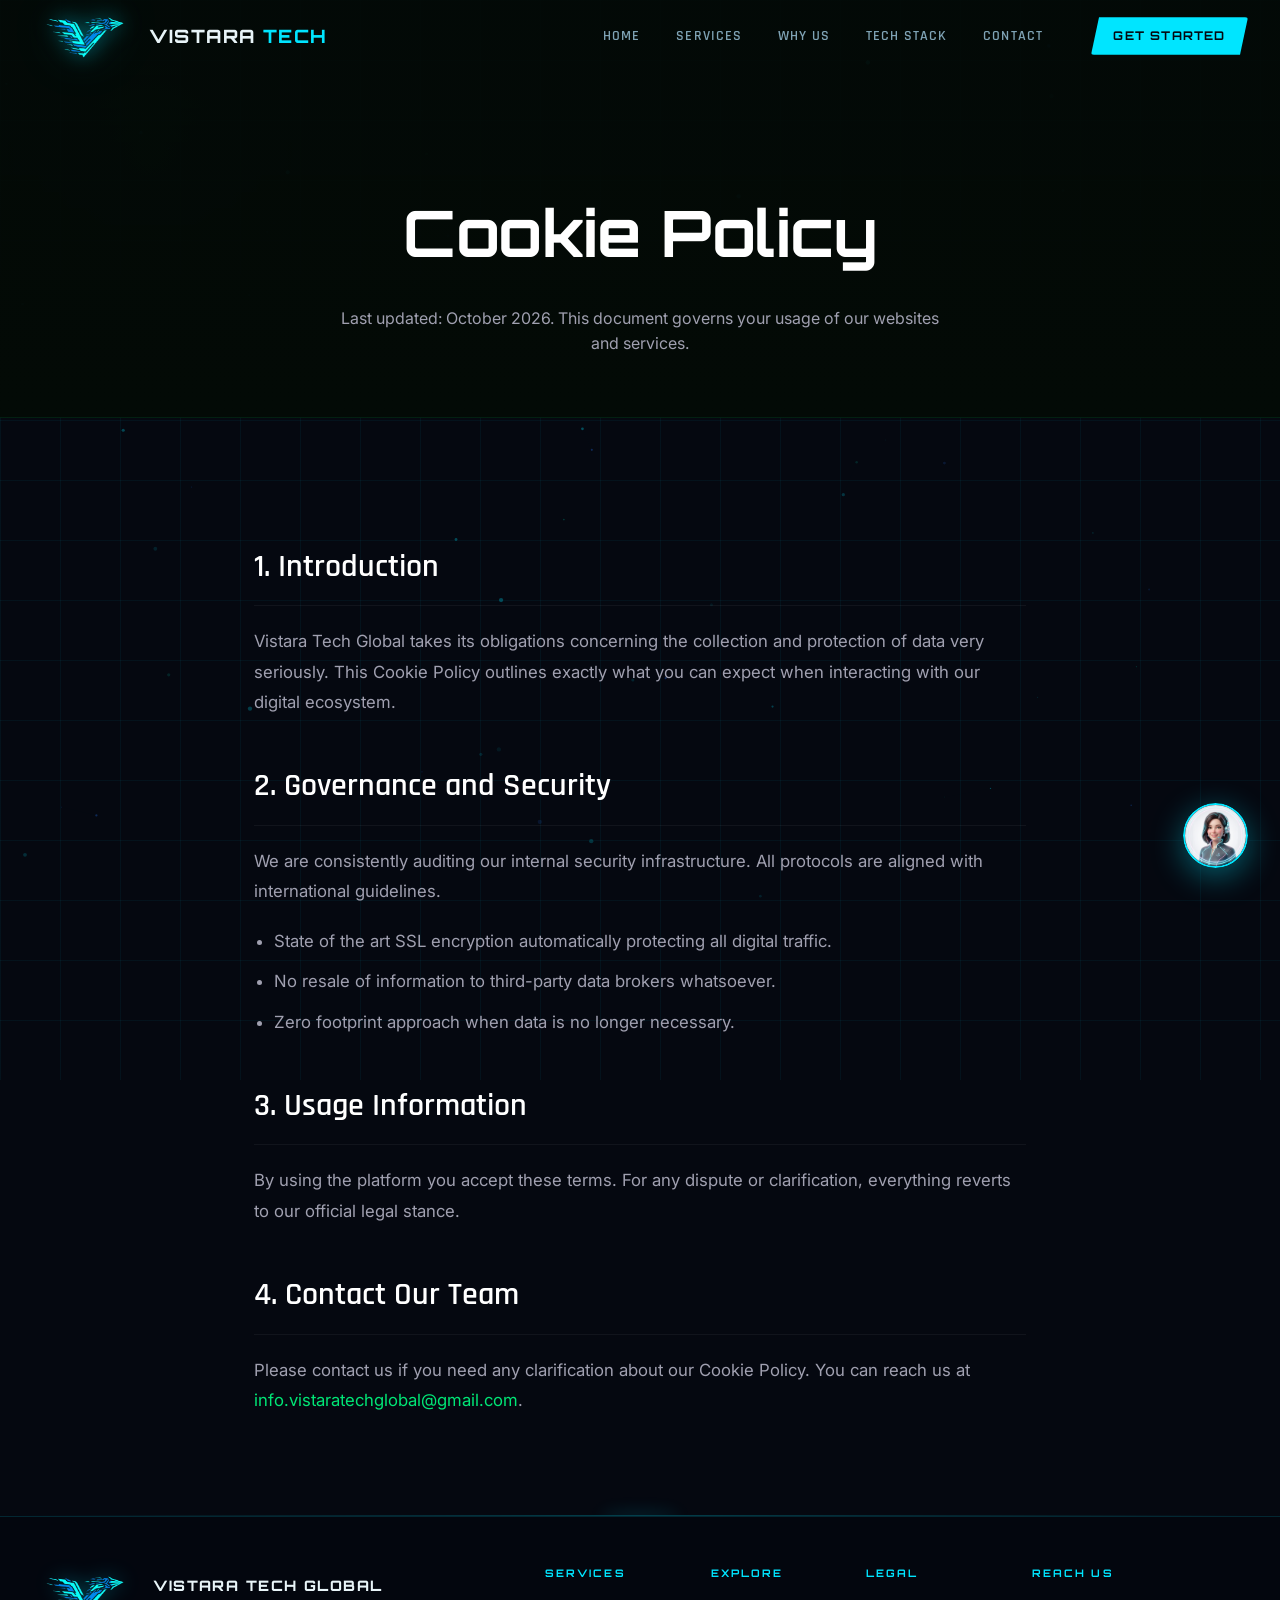
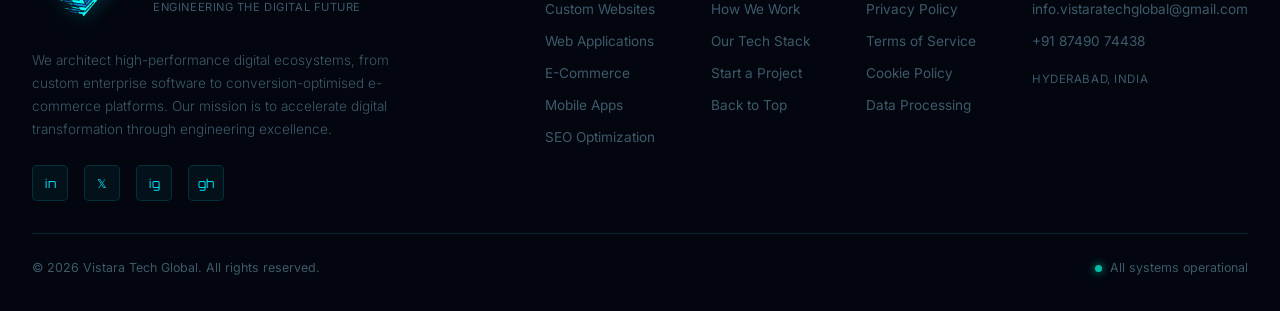
<file: cookie-policy.html>
<!DOCTYPE html>
<html lang="en">

<head>
    <meta charset="UTF-8" />
    <meta name="viewport" content="width=device-width, initial-scale=1.0" />
    <meta name="description" content="Cookie Policy — Vistara Tech Global" />
    <title>Cookie Policy | Vistara Tech Global</title>
    <link rel="preconnect" href="https://fonts.googleapis.com" />
    <link rel="preconnect" href="https://fonts.gstatic.com" crossorigin />
    <link
        href="https://fonts.googleapis.com/css2?family=Orbitron:wght@400;500;600;700;800;900&family=Rajdhani:wght@300;400;500;600;700&family=Inter:wght@300;400;500;600&display=swap"
        rel="stylesheet" />
    <link rel="stylesheet" href="styles.css?v=8" />
    <link rel="stylesheet" href="veeha.css?v=2" />
    <style>
        .legal-hero { padding: 180px 5% 60px; text-align: center; position: relative; z-index: 10; border-bottom: 1px solid rgba(0, 230, 118, 0.1); background: linear-gradient(to bottom, rgba(3, 10, 6, 0.9), rgba(3, 10, 6, 1)); }
        .legal-hero h1 { font-family: 'Orbitron', sans-serif; font-size: clamp(2.5rem, 6vw, 4rem); color: #fff; margin-bottom: 20px; }
        .legal-hero p { font-family: 'Inter', sans-serif; color: #a0a0b0; max-width: 600px; margin: 0 auto; line-height: 1.6; }
        .legal-content { padding: 80px 5%; max-width: 900px; margin: 0 auto; font-family: 'Inter', sans-serif; color: #a0a0b0; line-height: 1.8; position: relative; z-index: 10; font-size: 1.05rem; }
        .legal-content h2 { font-family: 'Rajdhani', sans-serif; font-size: 2rem; color: #fff; margin: 40px 0 20px; font-weight: 600; border-bottom: 1px solid rgba(255,255,255,0.05); padding-bottom: 10px; }
        .legal-content p { margin-bottom: 20px; }
        .legal-content ul { margin-bottom: 20px; padding-left: 20px; }
        .legal-content li { margin-bottom: 10px; }
        .legal-content a { color: #00E676; text-decoration: none; transition: all 0.3s; }
        .legal-content a:hover { color: #fff; text-shadow: 0 0 8px #00e676; }
    </style>
</head>

<body>
    <!-- Particle Canvas -->
    <canvas id="particleCanvas"></canvas>
    <div class="grid-overlay"></div>

    <!-- ==================== NAVBAR ==================== -->
    <nav class="navbar" id="navbar">
        <div class="nav-container">
            <a href="index.html#home" class="nav-logo">
                <img src="WWW.VISTARATECHGLOBAL.COM-removebg-preview.png" alt="Vistara Tech Global Logo"
                    class="logo-img" />
                <span class="logo-text">VISTARA<span class="logo-accent"> TECH</span></span>
            </a>
            <ul class="nav-links" id="navLinks">
                <li><a href="index.html#home" class="nav-link">Home</a></li>
                <li><a href="index.html#services" class="nav-link">Services</a></li>
                <li><a href="index.html#why-us" class="nav-link">Why Us</a></li>
                <li><a href="index.html#tech-stack" class="nav-link">Tech Stack</a></li>
                <li><a href="index.html#contact" class="nav-link">Contact</a></li>
            </ul>
            <a href="index.html#contact" class="nav-cta">Get Started</a>
            <button class="hamburger" id="hamburger" aria-label="Toggle menu">
                <span></span><span></span><span></span>
            </button>
        </div>
    </nav>

    <section class="legal-hero">
        <h1>Cookie Policy</h1>
        <p>Last updated: October 2026. This document governs your usage of our websites and services.</p>
    </section>

    <section class="legal-content">
        <h2>1. Introduction</h2>
        <p>Vistara Tech Global takes its obligations concerning the collection and protection of data very seriously. This Cookie Policy outlines exactly what you can expect when interacting with our digital ecosystem.</p>
        
        <h2>2. Governance and Security</h2>
        <p>We are consistently auditing our internal security infrastructure. All protocols are aligned with international guidelines.</p>
        <ul>
            <li>State of the art SSL encryption automatically protecting all digital traffic.</li>
            <li>No resale of information to third-party data brokers whatsoever.</li>
            <li>Zero footprint approach when data is no longer necessary.</li>
        </ul>

        <h2>3. Usage Information</h2>
        <p>By using the platform you accept these terms. For any dispute or clarification, everything reverts to our official legal stance.</p>

        <h2>4. Contact Our Team</h2>
        <p>Please contact us if you need any clarification about our Cookie Policy. You can reach us at <a href="mailto:info.vistaratechglobal@gmail.com">info.vistaratechglobal@gmail.com</a>.</p>
    </section>

    <!-- SECTION DIVIDER -->
    <div class="section-divider"></div>

    <!-- ==================== FOOTER ==================== -->
    <footer class="footer">
        <div class="footer-top">
            <div class="footer-brand-col">
                <div class="footer-brand">
                    <img src="WWW.VISTARATECHGLOBAL.COM-removebg-preview.png" alt="Vistara Tech Global" class="footer-logo" width="120" />
                    <div>
                        <div class="footer-name">VISTARA TECH GLOBAL</div>
                        <div class="footer-tagline">Engineering the Digital Future</div>
                    </div>
                </div>
                <p class="footer-about">We architect high-performance digital ecosystems, from custom enterprise software to conversion-optimised e-commerce platforms. Our mission is to accelerate digital transformation through engineering excellence.</p>
                <div class="footer-social">
                    <a href="#" aria-label="LinkedIn">in</a>
                    <a href="#" aria-label="Twitter">𝕏</a>
                    <a href="#" aria-label="Instagram">ig</a>
                    <a href="#" aria-label="GitHub">gh</a>
                </div>
            </div>

            <div class="footer-links-group">
                <div class="footer-col">
                    <h4>Services</h4>
                    <a href="index.html#services">Custom Websites</a>
                    <a href="index.html#services">Web Applications</a>
                    <a href="index.html#services">E-Commerce</a>
                    <a href="index.html#services">Mobile Apps</a>
                    <a href="index.html#services">SEO Optimization</a>
                </div>
                <div class="footer-col">
                    <h4>Explore</h4>
                    <a href="index.html#why-us">How We Work</a>
                    <a href="index.html#tech-stack">Our Tech Stack</a>
                    <a href="index.html#contact">Start a Project</a>
                    <a href="index.html#home">Back to Top</a>
                </div>
                <div class="footer-col">
                    <h4>Legal</h4>
                    <a href="privacy-policy.html">Privacy Policy</a>
                    <a href="terms-of-service.html">Terms of Service</a>
                    <a href="cookie-policy.html">Cookie Policy</a>
                    <a href="data-processing.html">Data Processing</a>
                </div>
                <div class="footer-col">
                    <h4>Reach Us</h4>
                    <a href="mailto:info.vistaratechglobal@gmail.com">info.vistaratechglobal@gmail.com</a>
                    <a href="tel:+918749074438">+91 87490 74438</a>
                    <span class="footer-loc">HYDERABAD, INDIA</span>
                </div>
            </div>
        </div>
        <div class="footer-bottom">
            <span>© 2026 Vistara Tech Global. All rights reserved.</span>
            <span class="footer-status"><span class="status-dot"></span> All systems operational</span>
        </div>
    </footer>

    <script src="script.js"></script>
    <script src="veeha.js"></script>
</body>
</html>
</file>
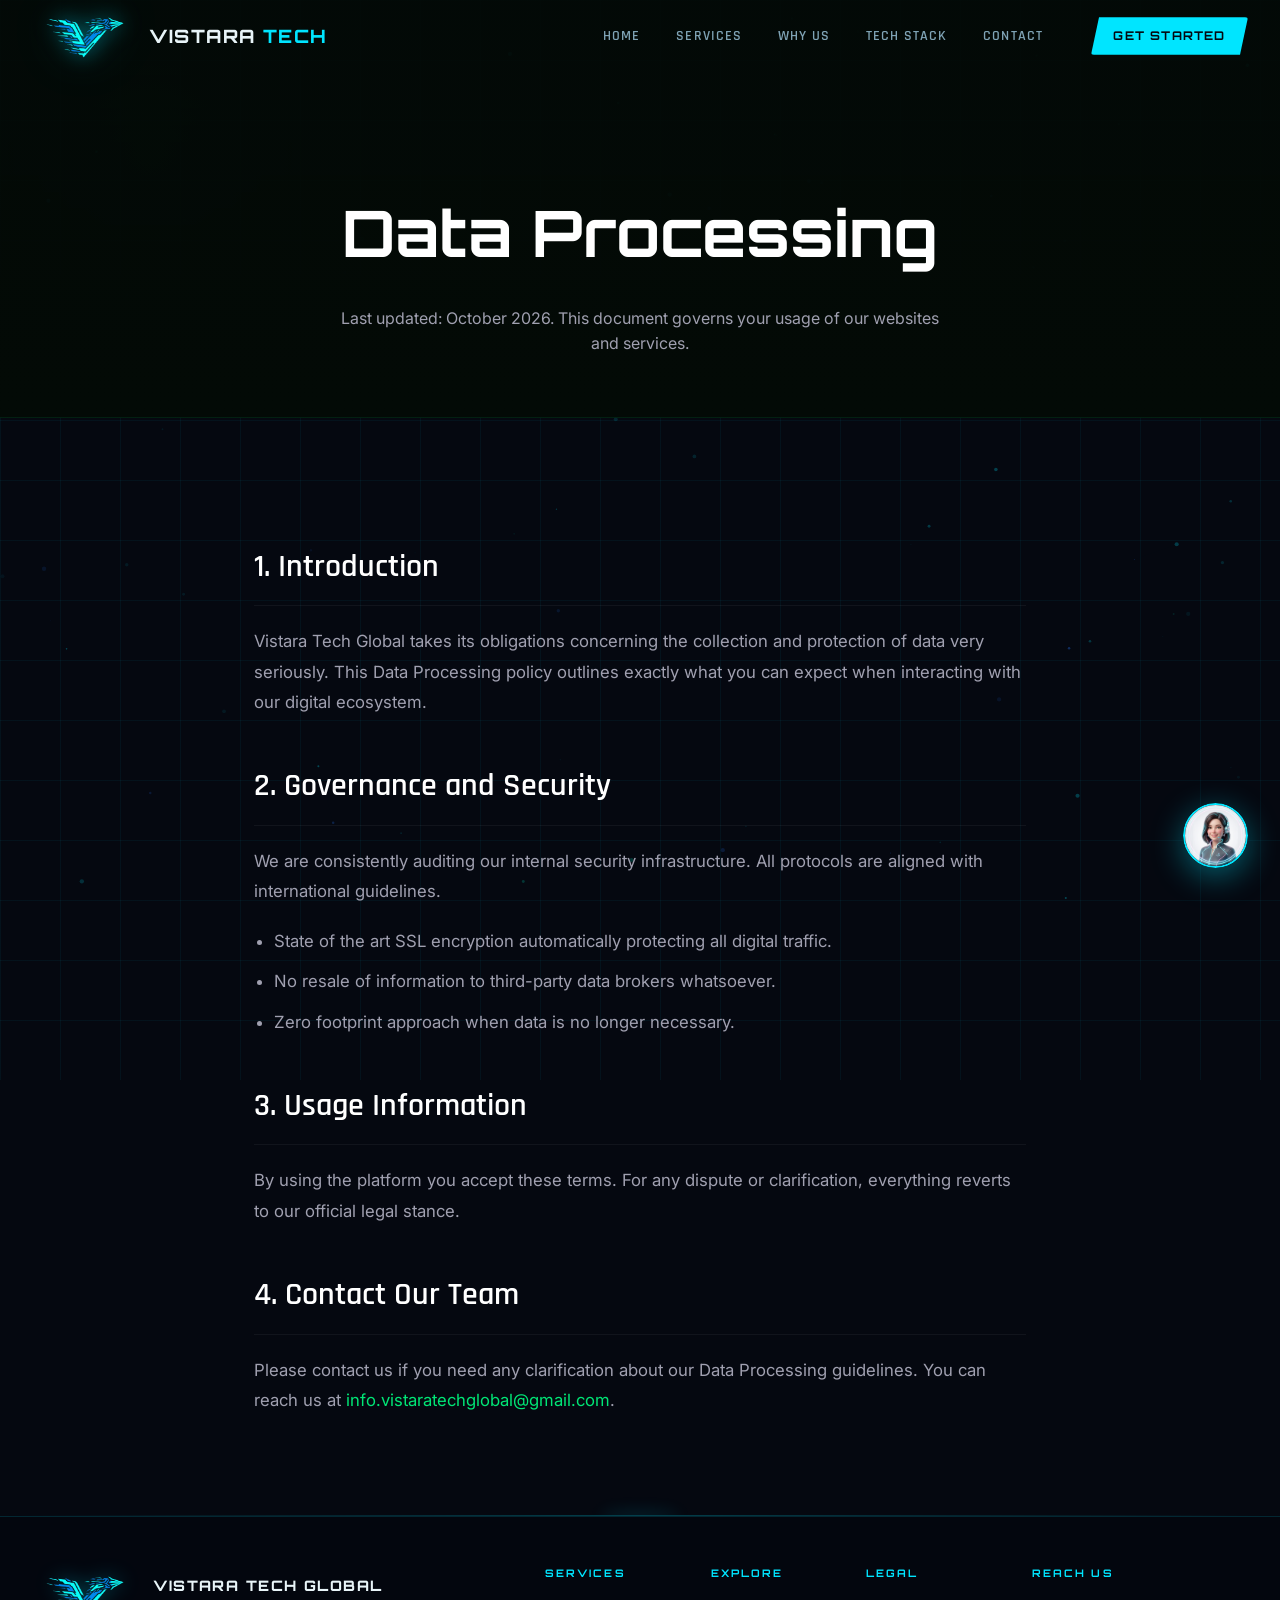
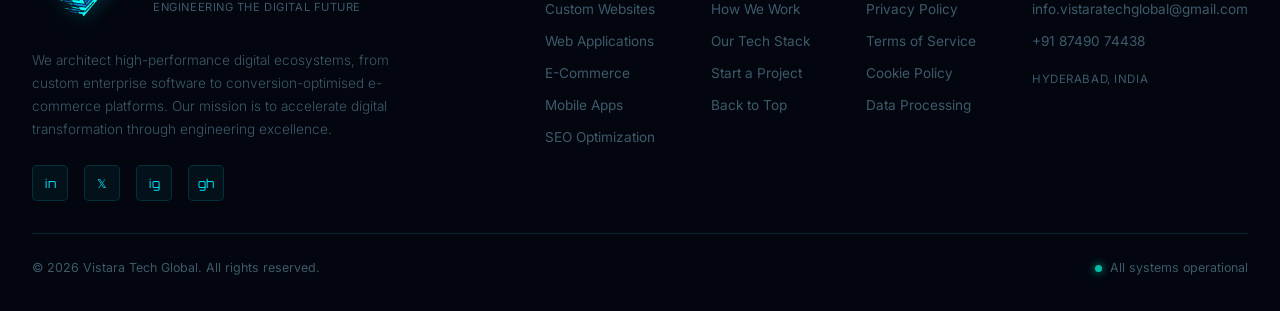
<file: data-processing.html>
<!DOCTYPE html>
<html lang="en">

<head>
    <meta charset="UTF-8" />
    <meta name="viewport" content="width=device-width, initial-scale=1.0" />
    <meta name="description" content="Data Processing — Vistara Tech Global" />
    <title>Data Processing | Vistara Tech Global</title>
    <link rel="preconnect" href="https://fonts.googleapis.com" />
    <link rel="preconnect" href="https://fonts.gstatic.com" crossorigin />
    <link
        href="https://fonts.googleapis.com/css2?family=Orbitron:wght@400;500;600;700;800;900&family=Rajdhani:wght@300;400;500;600;700&family=Inter:wght@300;400;500;600&display=swap"
        rel="stylesheet" />
    <link rel="stylesheet" href="styles.css?v=8" />
    <link rel="stylesheet" href="veeha.css?v=2" />
    <style>
        .legal-hero { padding: 180px 5% 60px; text-align: center; position: relative; z-index: 10; border-bottom: 1px solid rgba(0, 230, 118, 0.1); background: linear-gradient(to bottom, rgba(3, 10, 6, 0.9), rgba(3, 10, 6, 1)); }
        .legal-hero h1 { font-family: 'Orbitron', sans-serif; font-size: clamp(2.5rem, 6vw, 4rem); color: #fff; margin-bottom: 20px; }
        .legal-hero p { font-family: 'Inter', sans-serif; color: #a0a0b0; max-width: 600px; margin: 0 auto; line-height: 1.6; }
        .legal-content { padding: 80px 5%; max-width: 900px; margin: 0 auto; font-family: 'Inter', sans-serif; color: #a0a0b0; line-height: 1.8; position: relative; z-index: 10; font-size: 1.05rem; }
        .legal-content h2 { font-family: 'Rajdhani', sans-serif; font-size: 2rem; color: #fff; margin: 40px 0 20px; font-weight: 600; border-bottom: 1px solid rgba(255,255,255,0.05); padding-bottom: 10px; }
        .legal-content p { margin-bottom: 20px; }
        .legal-content ul { margin-bottom: 20px; padding-left: 20px; }
        .legal-content li { margin-bottom: 10px; }
        .legal-content a { color: #00E676; text-decoration: none; transition: all 0.3s; }
        .legal-content a:hover { color: #fff; text-shadow: 0 0 8px #00e676; }
    </style>
</head>

<body>
    <!-- Particle Canvas -->
    <canvas id="particleCanvas"></canvas>
    <div class="grid-overlay"></div>

    <!-- ==================== NAVBAR ==================== -->
    <nav class="navbar" id="navbar">
        <div class="nav-container">
            <a href="index.html#home" class="nav-logo">
                <img src="WWW.VISTARATECHGLOBAL.COM-removebg-preview.png" alt="Vistara Tech Global Logo"
                    class="logo-img" />
                <span class="logo-text">VISTARA<span class="logo-accent"> TECH</span></span>
            </a>
            <ul class="nav-links" id="navLinks">
                <li><a href="index.html#home" class="nav-link">Home</a></li>
                <li><a href="index.html#services" class="nav-link">Services</a></li>
                <li><a href="index.html#why-us" class="nav-link">Why Us</a></li>
                <li><a href="index.html#tech-stack" class="nav-link">Tech Stack</a></li>
                <li><a href="index.html#contact" class="nav-link">Contact</a></li>
            </ul>
            <a href="index.html#contact" class="nav-cta">Get Started</a>
            <button class="hamburger" id="hamburger" aria-label="Toggle menu">
                <span></span><span></span><span></span>
            </button>
        </div>
    </nav>

    <section class="legal-hero">
        <h1>Data Processing</h1>
        <p>Last updated: October 2026. This document governs your usage of our websites and services.</p>
    </section>

    <section class="legal-content">
        <h2>1. Introduction</h2>
        <p>Vistara Tech Global takes its obligations concerning the collection and protection of data very seriously. This Data Processing policy outlines exactly what you can expect when interacting with our digital ecosystem.</p>
        
        <h2>2. Governance and Security</h2>
        <p>We are consistently auditing our internal security infrastructure. All protocols are aligned with international guidelines.</p>
        <ul>
            <li>State of the art SSL encryption automatically protecting all digital traffic.</li>
            <li>No resale of information to third-party data brokers whatsoever.</li>
            <li>Zero footprint approach when data is no longer necessary.</li>
        </ul>

        <h2>3. Usage Information</h2>
        <p>By using the platform you accept these terms. For any dispute or clarification, everything reverts to our official legal stance.</p>

        <h2>4. Contact Our Team</h2>
        <p>Please contact us if you need any clarification about our Data Processing guidelines. You can reach us at <a href="mailto:info.vistaratechglobal@gmail.com">info.vistaratechglobal@gmail.com</a>.</p>
    </section>

    <!-- SECTION DIVIDER -->
    <div class="section-divider"></div>

    <!-- ==================== FOOTER ==================== -->
    <footer class="footer">
        <div class="footer-top">
            <div class="footer-brand-col">
                <div class="footer-brand">
                    <img src="WWW.VISTARATECHGLOBAL.COM-removebg-preview.png" alt="Vistara Tech Global" class="footer-logo" width="120" />
                    <div>
                        <div class="footer-name">VISTARA TECH GLOBAL</div>
                        <div class="footer-tagline">Engineering the Digital Future</div>
                    </div>
                </div>
                <p class="footer-about">We architect high-performance digital ecosystems, from custom enterprise software to conversion-optimised e-commerce platforms. Our mission is to accelerate digital transformation through engineering excellence.</p>
                <div class="footer-social">
                    <a href="#" aria-label="LinkedIn">in</a>
                    <a href="#" aria-label="Twitter">𝕏</a>
                    <a href="#" aria-label="Instagram">ig</a>
                    <a href="#" aria-label="GitHub">gh</a>
                </div>
            </div>

            <div class="footer-links-group">
                <div class="footer-col">
                    <h4>Services</h4>
                    <a href="index.html#services">Custom Websites</a>
                    <a href="index.html#services">Web Applications</a>
                    <a href="index.html#services">E-Commerce</a>
                    <a href="index.html#services">Mobile Apps</a>
                    <a href="index.html#services">SEO Optimization</a>
                </div>
                <div class="footer-col">
                    <h4>Explore</h4>
                    <a href="index.html#why-us">How We Work</a>
                    <a href="index.html#tech-stack">Our Tech Stack</a>
                    <a href="index.html#contact">Start a Project</a>
                    <a href="index.html#home">Back to Top</a>
                </div>
                <div class="footer-col">
                    <h4>Legal</h4>
                    <a href="privacy-policy.html">Privacy Policy</a>
                    <a href="terms-of-service.html">Terms of Service</a>
                    <a href="cookie-policy.html">Cookie Policy</a>
                    <a href="data-processing.html">Data Processing</a>
                </div>
                <div class="footer-col">
                    <h4>Reach Us</h4>
                    <a href="mailto:info.vistaratechglobal@gmail.com">info.vistaratechglobal@gmail.com</a>
                    <a href="tel:+918749074438">+91 87490 74438</a>
                    <span class="footer-loc">HYDERABAD, INDIA</span>
                </div>
            </div>
        </div>
        <div class="footer-bottom">
            <span>© 2026 Vistara Tech Global. All rights reserved.</span>
            <span class="footer-status"><span class="status-dot"></span> All systems operational</span>
        </div>
    </footer>

    <script src="script.js"></script>
    <script src="veeha.js"></script>
</body>
</html>
</file>
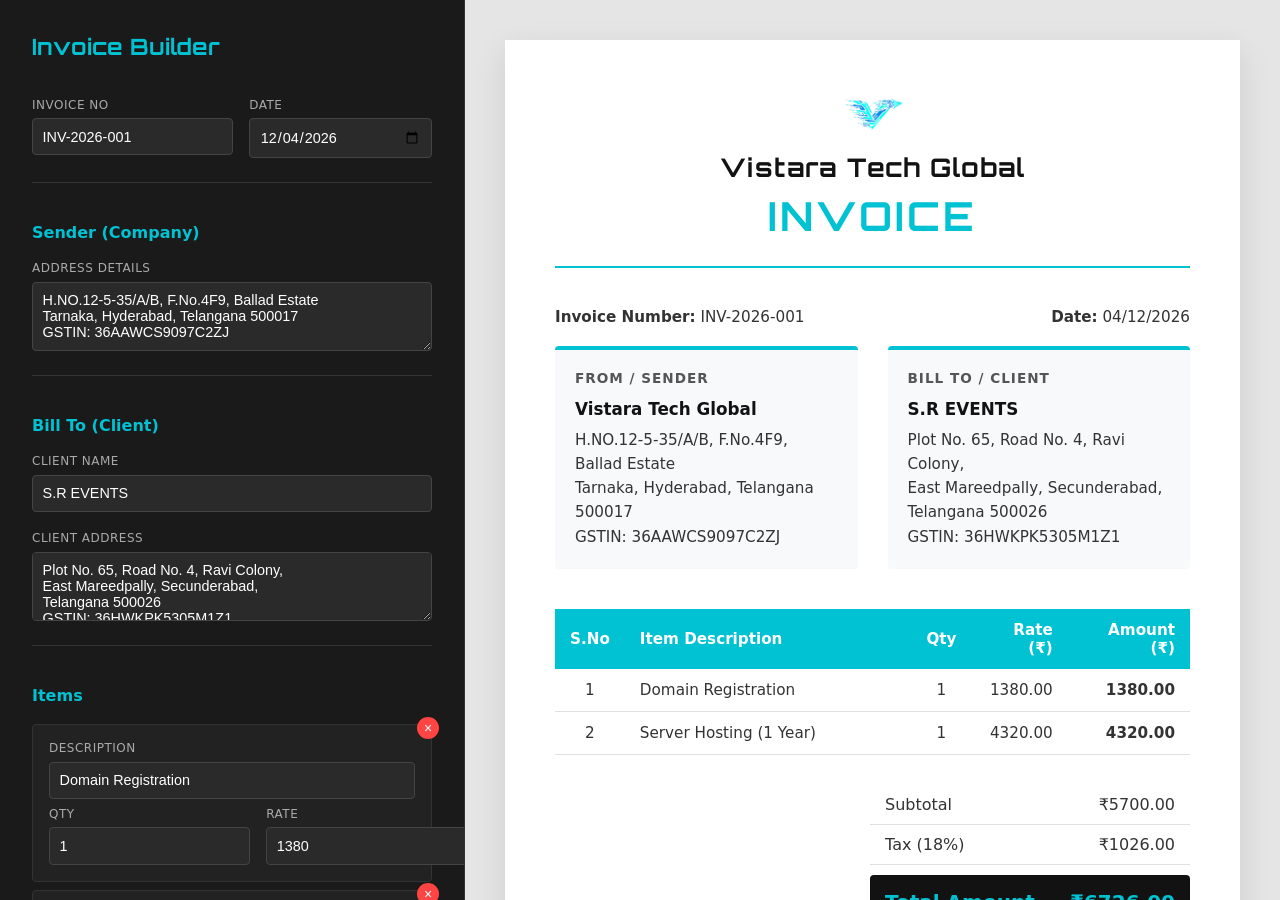
<file: invoice.html>
<!DOCTYPE html>
<html lang="en">
<head>
    <meta charset="UTF-8">
    <meta name="viewport" content="width=device-width, initial-scale=1.0">
    <title>Invoice - Vistara Tech Global</title>
    <link rel="preconnect" href="https://fonts.googleapis.com">
    <link href="https://fonts.googleapis.com/css2?family=Orbitron:wght@500;700&family=Segoe+UI&display=swap" rel="stylesheet">
    <style>
        :root {
            --primary: #00c2d3;
            --dark: #121212;
            --text-main: #333;
            --text-light: #555;
            --bg-light: #f8f9fa;
            --border-color: #e0e0e0;
        }

        body {
            font-family: 'Segoe UI', system-ui, sans-serif;
            margin: 0;
            padding: 0;
            background-color: #e5e5e5;
            display: flex;
            height: 100vh;
            overflow: hidden;
            color: var(--text-main);
        }

        /* -----------------------------------
           Editor Sidebar (For generation)
        ------------------------------------ */
        .editor-sidebar {
            width: 400px;
            background-color: #1a1a1a;
            color: #fff;
            padding: 2rem;
            overflow-y: auto;
            border-right: 1px solid #333;
            display: flex;
            flex-direction: column;
            gap: 1.2rem;
            flex-shrink: 0;
        }

        .editor-sidebar h2 {
            font-family: 'Orbitron', sans-serif;
            color: var(--primary);
            margin-top: 0;
            font-size: 1.4rem;
        }

        .form-group {
            display: flex;
            flex-direction: column;
            gap: 0.4rem;
        }

        .form-row {
            display: flex;
            gap: 1rem;
        }

        .form-row .form-group {
            flex: 1;
        }

        label {
            font-size: 0.75rem;
            color: #aaa;
            text-transform: uppercase;
            letter-spacing: 0.5px;
        }

        input, textarea {
            background-color: #2a2a2a;
            border: 1px solid #444;
            color: #fff;
            padding: 0.6rem;
            border-radius: 4px;
            font-family: 'Segoe UI', sans-serif;
            font-size: 0.9rem;
        }

        input:focus, textarea:focus {
            outline: none;
            border-color: var(--primary);
        }

        .btn {
            background-color: var(--primary);
            color: white;
            border: none;
            padding: 0.8rem;
            border-radius: 4px;
            font-weight: bold;
            cursor: pointer;
            font-family: 'Orbitron', sans-serif;
            text-transform: uppercase;
            letter-spacing: 1px;
            margin-top: 10px;
        }

        .btn:hover {
            opacity: 0.9;
        }

        .btn-outline {
            background-color: transparent;
            border: 1px solid var(--primary);
            color: var(--primary);
        }
        
        .btn-outline:hover {
            background-color: rgba(0, 194, 211, 0.1);
        }

        .item-row-input {
            background: #222;
            padding: 1rem;
            border-radius: 4px;
            position: relative;
            margin-bottom: 0.5rem;
            border: 1px solid #333;
        }

        .remove-btn {
            position: absolute;
            top: -8px;
            right: -8px;
            background: #ff4444;
            color: white;
            border: none;
            border-radius: 50%;
            width: 22px;
            height: 22px;
            cursor: pointer;
            font-size: 14px;
            display: flex;
            align-items: center;
            justify-content: center;
        }

        hr.sidebar-divider {
            border: 0;
            border-top: 1px solid #333;
            margin: 5px 0;
        }

        /* -----------------------------------
           Invoice Preview Area
        ------------------------------------ */
        .preview-area {
            flex: 1;
            padding: 2.5rem;
            overflow-y: auto;
            display: flex;
            justify-content: center;
            align-items: flex-start;
        }

        .invoice-container {
            width: 800px;
            background: #fff;
            padding: 50px;
            box-shadow: 0 10px 30px rgba(0,0,0,0.1);
            min-height: 1100px; /* A4 approx proportion */
            position: relative;
        }

        /* 1. Header (Top Center Alignment) */
        .header {
            display: flex;
            flex-direction: column;
            align-items: center;
            text-align: center;
            margin-bottom: 40px;
            border-bottom: 2px solid var(--primary);
            padding-bottom: 25px;
        }

        .header img {
            width: 80px; /* Kept strictly 80px as requested */
            height: auto;
            margin-bottom: 15px;
        }

        .company-name {
            font-family: 'Orbitron', sans-serif;
            font-size: 1.6rem;
            font-weight: 700;
            color: var(--dark);
            margin-bottom: 8px;
            letter-spacing: 1px;
        }

        .invoice-title {
            font-family: 'Orbitron', sans-serif;
            font-size: 2.5rem;
            color: var(--primary);
            letter-spacing: 3px;
            font-weight: 700;
        }

        /* Invoice Meta */
        .invoice-meta {
            display: flex;
            justify-content: space-between;
            margin-bottom: 20px;
            font-size: 0.95rem;
        }

        /* 2. Address Section (Two Column Layout) */
        .address-section {
            display: flex;
            justify-content: space-between;
            margin-bottom: 40px;
            gap: 30px;
        }

        .address-box {
            flex: 1;
            background: var(--bg-light);
            padding: 20px;
            border-top: 4px solid var(--primary);
            border-radius: 4px;
        }

        .address-box h3 {
            margin: 0 0 10px 0;
            font-size: 0.85rem;
            color: var(--text-light);
            text-transform: uppercase;
            letter-spacing: 1px;
        }

        .address-box p {
            margin: 0;
            line-height: 1.6;
            font-size: 0.95rem;
            color: var(--text-main);
        }

        .strong {
            font-weight: 600;
            color: var(--dark);
            font-size: 1.05rem;
            display: block;
            margin-bottom: 5px;
        }

        /* 3. Description Section (Table) */
        table {
            width: 100%;
            border-collapse: collapse;
            margin-bottom: 30px;
        }

        th {
            background-color: var(--primary);
            color: white;
            padding: 12px 15px;
            text-align: left;
            font-weight: 600;
            font-size: 0.95rem;
        }

        td {
            padding: 12px 15px;
            border-bottom: 1px solid var(--border-color);
            font-variant-numeric: tabular-nums;
            font-size: 0.95rem;
        }

        /* Specific alignment and widths */
        th:nth-child(1), td:nth-child(1) { width: 5%; text-align: center; }
        th:nth-child(2), td:nth-child(2) { width: 50%; }
        th:nth-child(3), td:nth-child(3) { width: 10%; text-align: center; }
        th:nth-child(4), td:nth-child(4) { width: 15%; text-align: right; }
        th:nth-child(5), td:nth-child(5) { width: 20%; text-align: right; font-weight: 600; }

        /* 4. Pricing Section */
        .pricing-section {
            display: flex;
            justify-content: flex-end;
            margin-bottom: 40px;
        }

        .totals {
            width: 320px;
        }

        .totals-row {
            display: flex;
            justify-content: space-between;
            padding: 10px 15px;
            font-size: 1rem;
            border-bottom: 1px solid var(--border-color);
        }

        .totals-row.hidden {
            display: none !important;
        }

        .total-final {
            background-color: var(--dark);
            color: var(--primary);
            font-weight: bold;
            font-size: 1.25rem;
            padding: 15px;
            border-radius: 4px;
            display: flex;
            justify-content: space-between;
            margin-top: 10px;
            border: none;
        }

        /* Footer / Notes */
        .notes-section {
            font-size: 0.9rem;
            line-height: 1.6;
            color: var(--text-light);
            border-top: 1px solid var(--border-color);
            padding-top: 20px;
            margin-top: 40px;
        }

        /* Print Settings */
        @media print {
            body {
                background: white;
                height: auto;
                overflow: visible;
                display: block;
            }
            .editor-sidebar {
                display: none;
            }
            .preview-area {
                padding: 0;
                display: block;
            }
            .invoice-container {
                box-shadow: none;
                width: 100%;
                margin: 0;
                padding: 0;
                min-height: auto;
            }
            th {
                background-color: var(--primary) !important;
                color: white !important;
                -webkit-print-color-adjust: exact;
                print-color-adjust: exact;
            }
            .address-box {
                background-color: var(--bg-light) !important;
                border-top: 4px solid var(--primary) !important;
                -webkit-print-color-adjust: exact;
                print-color-adjust: exact;
            }
            .total-final {
                background-color: var(--dark) !important;
                color: var(--primary) !important;
                -webkit-print-color-adjust: exact;
                print-color-adjust: exact;
            }
        }
    </style>
</head>
<body>

    <!-- Editor Sidebar -->
    <div class="editor-sidebar no-print">
        <h2>Invoice Builder</h2>

        <div class="form-row">
            <div class="form-group">
                <label>Invoice No</label>
                <input type="text" id="in_invoiceNum" value="INV-2026-001" oninput="updateInvoice()">
            </div>
            <div class="form-group">
                <label>Date</label>
                <input type="date" id="in_date" oninput="updateInvoice()">
            </div>
        </div>

        <hr class="sidebar-divider">

        <h3 style="font-size:1rem; margin-bottom:0; color:var(--primary);">Sender (Company)</h3>
        <div class="form-group">
            <label>Address Details</label>
            <textarea id="in_senderAddress" rows="3" oninput="updateInvoice()">H.NO.12-5-35/A/B, F.No.4F9, Ballad Estate
Tarnaka, Hyderabad, Telangana 500017
GSTIN: 36AAWCS9097C2ZJ</textarea>
        </div>

        <hr class="sidebar-divider">

        <h3 style="font-size:1rem; margin-bottom:0; color:var(--primary);">Bill To (Client)</h3>
        <div class="form-group">
            <label>Client Name</label>
            <input type="text" id="in_clientName" value="S.R EVENTS" oninput="updateInvoice()">
        </div>
        <div class="form-group">
            <label>Client Address</label>
            <textarea id="in_clientAddress" rows="3" oninput="updateInvoice()">Plot No. 65, Road No. 4, Ravi Colony,
East Mareedpally, Secunderabad,
Telangana 500026
GSTIN: 36HWKPK5305M1Z1</textarea>
        </div>

        <hr class="sidebar-divider">

        <h3 style="font-size:1rem; margin-bottom:0; color:var(--primary);">Items</h3>
        <div id="itemsContainer"></div>
        <button class="btn btn-outline" onclick="addItem()">+ Add Item</button>

        <hr class="sidebar-divider">

        <div class="form-group">
            <label>Tax Rate (%) [Set to 0 to hide]</label>
            <input type="number" id="in_taxRate" value="18" oninput="updateInvoice()">
        </div>

        <button class="btn" onclick="window.print()">Print Invoice</button>
    </div>

    <!-- Invoice Preview Area -->
    <div class="preview-area">
        <div class="invoice-container">
            
            <!-- 1. Header (Top Center) -->
            <div class="header">
                <img src="WWW.VISTARATECHGLOBAL.COM-removebg-preview.png" alt="Logo">
                <div class="company-name">Vistara Tech Global</div>
                <div class="invoice-title">INVOICE</div>
            </div>

            <!-- Meta details (Invoice No & Date) -->
            <div class="invoice-meta">
                <div><strong>Invoice Number:</strong> <span id="out_invoiceNum"></span></div>
                <div><strong>Date:</strong> <span id="out_date"></span></div>
            </div>

            <!-- 2. Address Section (Two Column) -->
            <div class="address-section">
                <!-- Left: Sender -->
                <div class="address-box">
                    <h3>From / Sender</h3>
                    <p>
                        <span class="strong">Vistara Tech Global</span>
                        <span id="out_senderAddress" style="white-space: pre-line;"></span>
                    </p>
                </div>
                <!-- Right: Client -->
                <div class="address-box">
                    <h3>Bill To / Client</h3>
                    <p>
                        <span class="strong" id="out_clientName"></span>
                        <span id="out_clientAddress" style="white-space: pre-line;"></span>
                    </p>
                </div>
            </div>

            <!-- 3. Description Section (Table) -->
            <table>
                <thead>
                    <tr>
                        <th>S.No</th>
                        <th>Item Description</th>
                        <th>Qty</th>
                        <th>Rate (₹)</th>
                        <th>Amount (₹)</th>
                    </tr>
                </thead>
                <tbody id="out_tableBody">
                    <!-- Dynamic rows here -->
                </tbody>
            </table>

            <!-- 4. Pricing Section (Right Aligned) -->
            <div class="pricing-section">
                <div class="totals">
                    <div class="totals-row">
                        <span>Subtotal</span>
                        <span id="out_subTotal">₹0.00</span>
                    </div>
                    <!-- 5. Tax Logic (Dynamically Hidden) -->
                    <div class="totals-row" id="taxRow">
                        <span id="out_taxLabel">Tax</span>
                        <span id="out_taxAmount">₹0.00</span>
                    </div>
                    <div class="total-final">
                        <span>Total Amount</span>
                        <span id="out_totalAmount">₹0.00</span>
                    </div>
                </div>
            </div>

            <!-- 7. Additional Notes -->
            <div class="notes-section">
                <strong style="color: var(--dark);">Payment Details & Terms:</strong><br><br>
                Bank Name: INDUSIND BANK | Acc No: 259700080096 | IFSC: INDB0000570<br>
                Google Pay / PhonePe: 9700080096<br><br>
                1. This is a Computerized Invoice.<br>
                2. Payment once received is not refundable.<br>
                3. The Source Code of the Website will be owned by Company upon receiving full payment.
            </div>

        </div>
    </div>

    <script>
        // Init Date
        document.getElementById('in_date').valueAsDate = new Date();

        let items = [
            { desc: "Domain Registration", qty: 1, rate: 1380 },
            { desc: "Server Hosting (1 Year)", qty: 1, rate: 4320 }
        ];

        function renderEditor() {
            const container = document.getElementById('itemsContainer');
            container.innerHTML = '';
            items.forEach((item, index) => {
                container.innerHTML += `
                    <div class="item-row-input">
                        <button class="remove-btn" onclick="removeItem(${index})">&times;</button>
                        <div class="form-group" style="margin-bottom:8px;">
                            <label>Description</label>
                            <input type="text" value="${item.desc}" oninput="updateItem(${index}, 'desc', this.value)">
                        </div>
                        <div class="form-row">
                            <div class="form-group">
                                <label>Qty</label>
                                <input type="number" min="1" value="${item.qty}" oninput="updateItem(${index}, 'qty', this.value)">
                            </div>
                            <div class="form-group">
                                <label>Rate</label>
                                <input type="number" min="0" value="${item.rate}" oninput="updateItem(${index}, 'rate', this.value)">
                            </div>
                        </div>
                    </div>
                `;
            });
            updateInvoice();
        }

        function addItem() {
            items.push({ desc: "", qty: 1, rate: 0 });
            renderEditor();
        }

        function removeItem(index) {
            items.splice(index, 1);
            renderEditor();
        }

        function updateItem(index, field, value) {
            if (field === 'qty' || field === 'rate') {
                items[index][field] = parseFloat(value) || 0;
            } else {
                items[index][field] = value;
            }
            updateInvoice();
        }

        // 6. Formatting & Logic Application
        function updateInvoice() {
            // Update Headers
            document.getElementById('out_invoiceNum').innerText = document.getElementById('in_invoiceNum').value;
            
            const rawDate = document.getElementById('in_date').value;
            const formattedDate = rawDate ? new Date(rawDate).toLocaleDateString('en-GB') : '';
            document.getElementById('out_date').innerText = formattedDate;

            // Update Addression details
            document.getElementById('out_senderAddress').innerText = document.getElementById('in_senderAddress').value;
            document.getElementById('out_clientName').innerText = document.getElementById('in_clientName').value;
            document.getElementById('out_clientAddress').innerText = document.getElementById('in_clientAddress').value;

            // Render Table (Description Section)
            const tbody = document.getElementById('out_tableBody');
            tbody.innerHTML = '';
            
            let subtotal = 0;
            items.forEach((item, idx) => {
                const amount = item.qty * item.rate;
                subtotal += amount;
                tbody.innerHTML += `
                    <tr>
                        <td>${idx + 1}</td>
                        <td>${item.desc}</td>
                        <td>${item.qty}</td>
                        <td>${item.rate.toFixed(2)}</td>
                        <td>${amount.toFixed(2)}</td>
                    </tr>
                `;
            });

            // 5. Tax Logic & 4. Pricing Section
            const taxRate = parseFloat(document.getElementById('in_taxRate').value) || 0;
            const taxRow = document.getElementById('taxRow');
            
            let taxAmount = 0;
            if (taxRate === 0) {
                taxRow.classList.add('hidden'); // Hide if 0
            } else {
                taxRow.classList.remove('hidden');
                taxAmount = (subtotal * taxRate) / 100;
                document.getElementById('out_taxLabel').innerText = `Tax (${taxRate}%)`;
                document.getElementById('out_taxAmount').innerText = `₹${taxAmount.toFixed(2)}`;
            }

            const total = subtotal + taxAmount;

            document.getElementById('out_subTotal').innerText = `₹${subtotal.toFixed(2)}`;
            document.getElementById('out_totalAmount').innerText = `₹${total.toFixed(2)}`;
        }

        // Initialization
        renderEditor();
    </script>
</body>
</html>
</file>
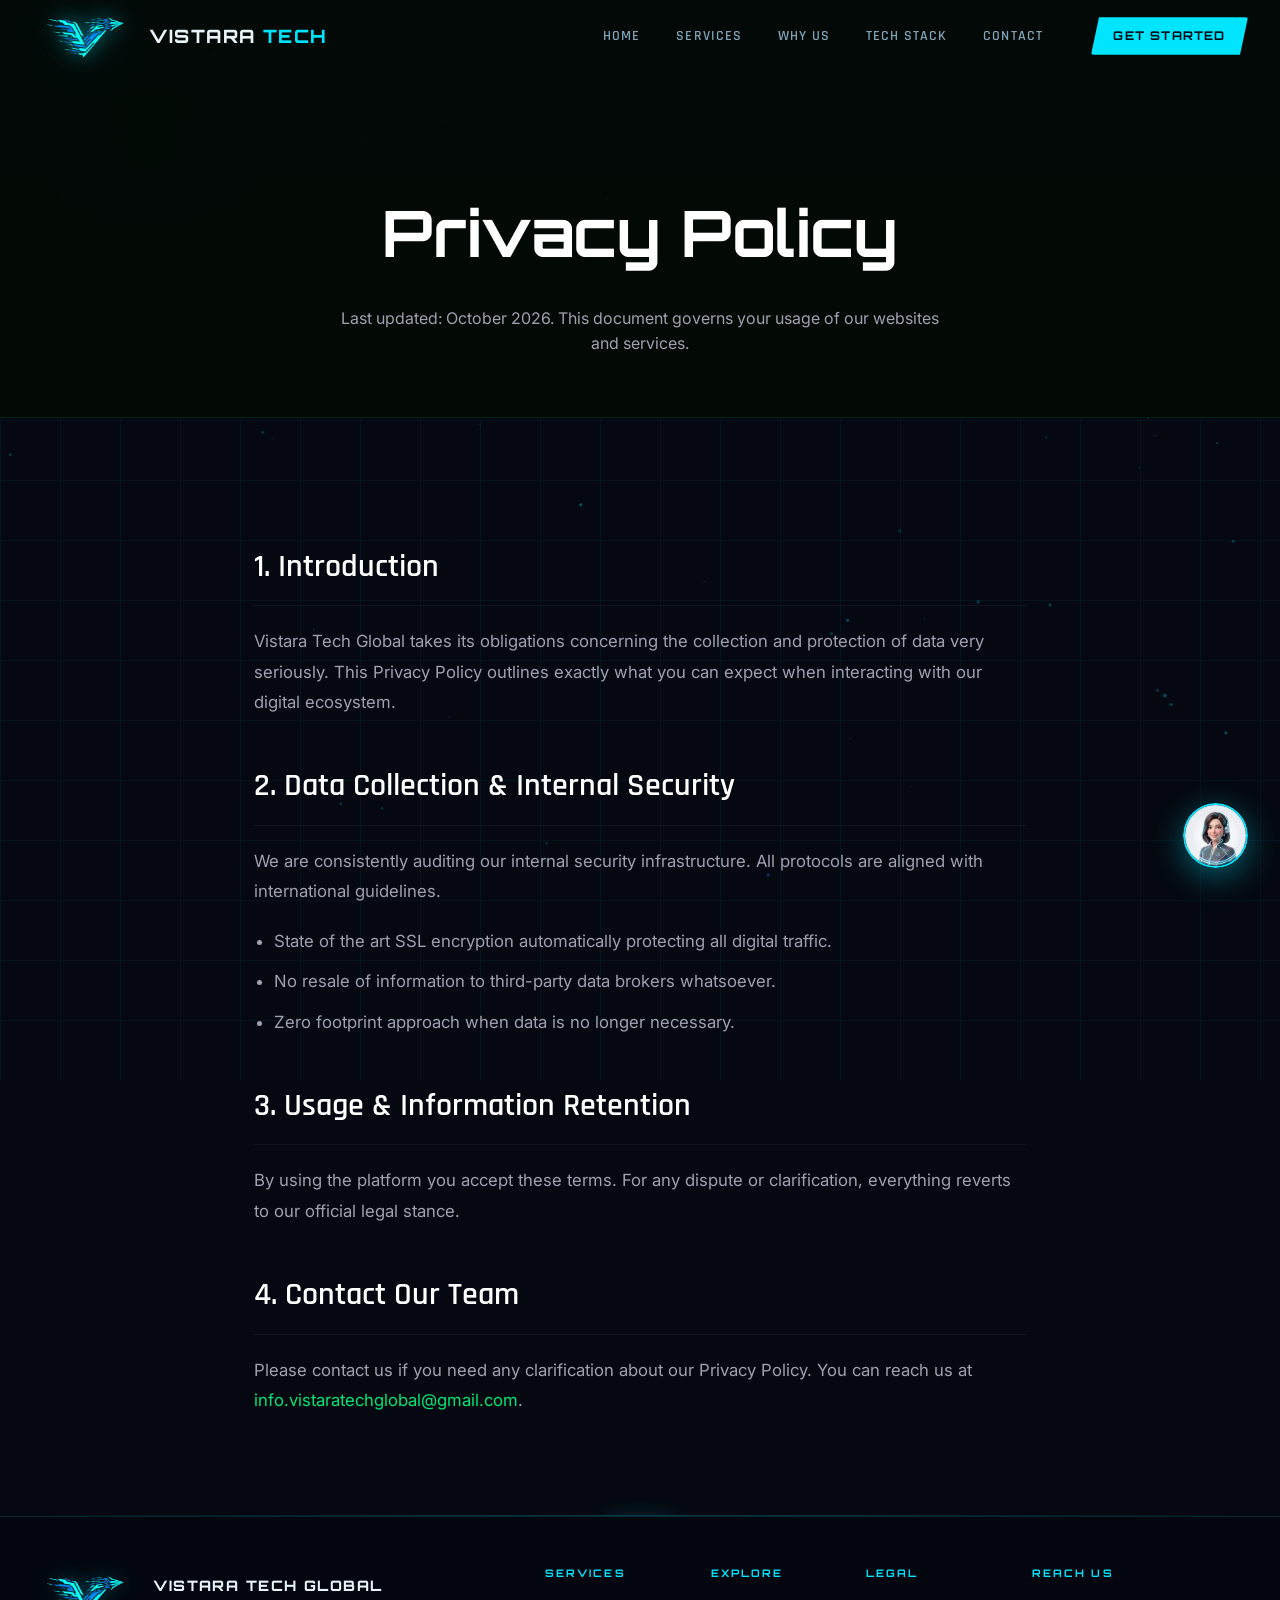
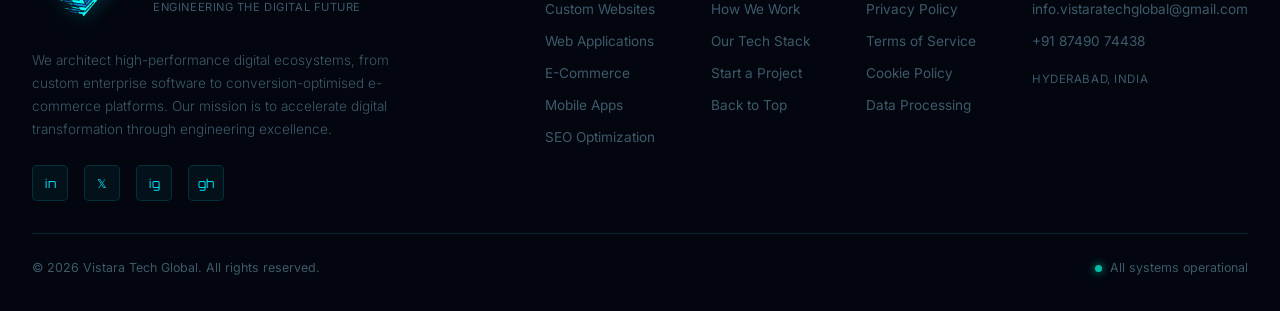
<file: privacy-policy.html>
<!DOCTYPE html>
<html lang="en">

<head>
    <meta charset="UTF-8" />
    <meta name="viewport" content="width=device-width, initial-scale=1.0" />
    <meta name="description" content="Privacy Policy — Vistara Tech Global" />
    <title>Privacy Policy | Vistara Tech Global</title>
    <link rel="preconnect" href="https://fonts.googleapis.com" />
    <link rel="preconnect" href="https://fonts.gstatic.com" crossorigin />
    <link
        href="https://fonts.googleapis.com/css2?family=Orbitron:wght@400;500;600;700;800;900&family=Rajdhani:wght@300;400;500;600;700&family=Inter:wght@300;400;500;600&display=swap"
        rel="stylesheet" />
    <link rel="stylesheet" href="styles.css?v=8" />
    <link rel="stylesheet" href="veeha.css?v=2" />
    <style>
        .legal-hero { padding: 180px 5% 60px; text-align: center; position: relative; z-index: 10; border-bottom: 1px solid rgba(0, 230, 118, 0.1); background: linear-gradient(to bottom, rgba(3, 10, 6, 0.9), rgba(3, 10, 6, 1)); }
        .legal-hero h1 { font-family: 'Orbitron', sans-serif; font-size: clamp(2.5rem, 6vw, 4rem); color: #fff; margin-bottom: 20px; }
        .legal-hero p { font-family: 'Inter', sans-serif; color: #a0a0b0; max-width: 600px; margin: 0 auto; line-height: 1.6; }
        .legal-content { padding: 80px 5%; max-width: 900px; margin: 0 auto; font-family: 'Inter', sans-serif; color: #a0a0b0; line-height: 1.8; position: relative; z-index: 10; font-size: 1.05rem; }
        .legal-content h2 { font-family: 'Rajdhani', sans-serif; font-size: 2rem; color: #fff; margin: 40px 0 20px; font-weight: 600; border-bottom: 1px solid rgba(255,255,255,0.05); padding-bottom: 10px; }
        .legal-content p { margin-bottom: 20px; }
        .legal-content ul { margin-bottom: 20px; padding-left: 20px; }
        .legal-content li { margin-bottom: 10px; }
        .legal-content a { color: #00E676; text-decoration: none; transition: all 0.3s; }
        .legal-content a:hover { color: #fff; text-shadow: 0 0 8px #00e676; }
    </style>
</head>

<body>
    <!-- Particle Canvas -->
    <canvas id="particleCanvas"></canvas>
    <div class="grid-overlay"></div>

    <!-- ==================== NAVBAR ==================== -->
    <nav class="navbar" id="navbar">
        <div class="nav-container">
            <a href="index.html#home" class="nav-logo">
                <img src="WWW.VISTARATECHGLOBAL.COM-removebg-preview.png" alt="Vistara Tech Global Logo"
                    class="logo-img" />
                <span class="logo-text">VISTARA<span class="logo-accent"> TECH</span></span>
            </a>
            <ul class="nav-links" id="navLinks">
                <li><a href="index.html#home" class="nav-link">Home</a></li>
                <li><a href="index.html#services" class="nav-link">Services</a></li>
                <li><a href="index.html#why-us" class="nav-link">Why Us</a></li>
                <li><a href="index.html#tech-stack" class="nav-link">Tech Stack</a></li>
                <li><a href="index.html#contact" class="nav-link">Contact</a></li>
            </ul>
            <a href="index.html#contact" class="nav-cta">Get Started</a>
            <button class="hamburger" id="hamburger" aria-label="Toggle menu">
                <span></span><span></span><span></span>
            </button>
        </div>
    </nav>

    <section class="legal-hero">
        <h1>Privacy Policy</h1>
        <p>Last updated: October 2026. This document governs your usage of our websites and services.</p>
    </section>

    <section class="legal-content">
        <h2>1. Introduction</h2>
        <p>Vistara Tech Global takes its obligations concerning the collection and protection of data very seriously. This Privacy Policy outlines exactly what you can expect when interacting with our digital ecosystem.</p>
        
        <h2>2. Data Collection & Internal Security</h2>
        <p>We are consistently auditing our internal security infrastructure. All protocols are aligned with international guidelines.</p>
        <ul>
            <li>State of the art SSL encryption automatically protecting all digital traffic.</li>
            <li>No resale of information to third-party data brokers whatsoever.</li>
            <li>Zero footprint approach when data is no longer necessary.</li>
        </ul>

        <h2>3. Usage & Information Retention</h2>
        <p>By using the platform you accept these terms. For any dispute or clarification, everything reverts to our official legal stance.</p>

        <h2>4. Contact Our Team</h2>
        <p>Please contact us if you need any clarification about our Privacy Policy. You can reach us at <a href="mailto:info.vistaratechglobal@gmail.com">info.vistaratechglobal@gmail.com</a>.</p>
    </section>

    <!-- SECTION DIVIDER -->
    <div class="section-divider"></div>

    <!-- ==================== FOOTER ==================== -->
    <footer class="footer">
        <div class="footer-top">
            <div class="footer-brand-col">
                <div class="footer-brand">
                    <img src="WWW.VISTARATECHGLOBAL.COM-removebg-preview.png" alt="Vistara Tech Global" class="footer-logo" width="120" />
                    <div>
                        <div class="footer-name">VISTARA TECH GLOBAL</div>
                        <div class="footer-tagline">Engineering the Digital Future</div>
                    </div>
                </div>
                <p class="footer-about">We architect high-performance digital ecosystems, from custom enterprise software to conversion-optimised e-commerce platforms. Our mission is to accelerate digital transformation through engineering excellence.</p>
                <div class="footer-social">
                    <a href="#" aria-label="LinkedIn">in</a>
                    <a href="#" aria-label="Twitter">𝕏</a>
                    <a href="#" aria-label="Instagram">ig</a>
                    <a href="#" aria-label="GitHub">gh</a>
                </div>
            </div>

            <div class="footer-links-group">
                <div class="footer-col">
                    <h4>Services</h4>
                    <a href="index.html#services">Custom Websites</a>
                    <a href="index.html#services">Web Applications</a>
                    <a href="index.html#services">E-Commerce</a>
                    <a href="index.html#services">Mobile Apps</a>
                    <a href="index.html#services">SEO Optimization</a>
                </div>
                <div class="footer-col">
                    <h4>Explore</h4>
                    <a href="index.html#why-us">How We Work</a>
                    <a href="index.html#tech-stack">Our Tech Stack</a>
                    <a href="index.html#contact">Start a Project</a>
                    <a href="index.html#home">Back to Top</a>
                </div>
                <div class="footer-col">
                    <h4>Legal</h4>
                    <a href="privacy-policy.html">Privacy Policy</a>
                    <a href="terms-of-service.html">Terms of Service</a>
                    <a href="cookie-policy.html">Cookie Policy</a>
                    <a href="data-processing.html">Data Processing</a>
                </div>
                <div class="footer-col">
                    <h4>Reach Us</h4>
                    <a href="mailto:info.vistaratechglobal@gmail.com">info.vistaratechglobal@gmail.com</a>
                    <a href="tel:+918749074438">+91 87490 74438</a>
                    <span class="footer-loc">HYDERABAD, INDIA</span>
                </div>
            </div>
        </div>
        <div class="footer-bottom">
            <span>© 2026 Vistara Tech Global. All rights reserved.</span>
            <span class="footer-status"><span class="status-dot"></span> All systems operational</span>
        </div>
    </footer>

    <script src="script.js"></script>
    <script src="veeha.js"></script>
</body>
</html>
</file>
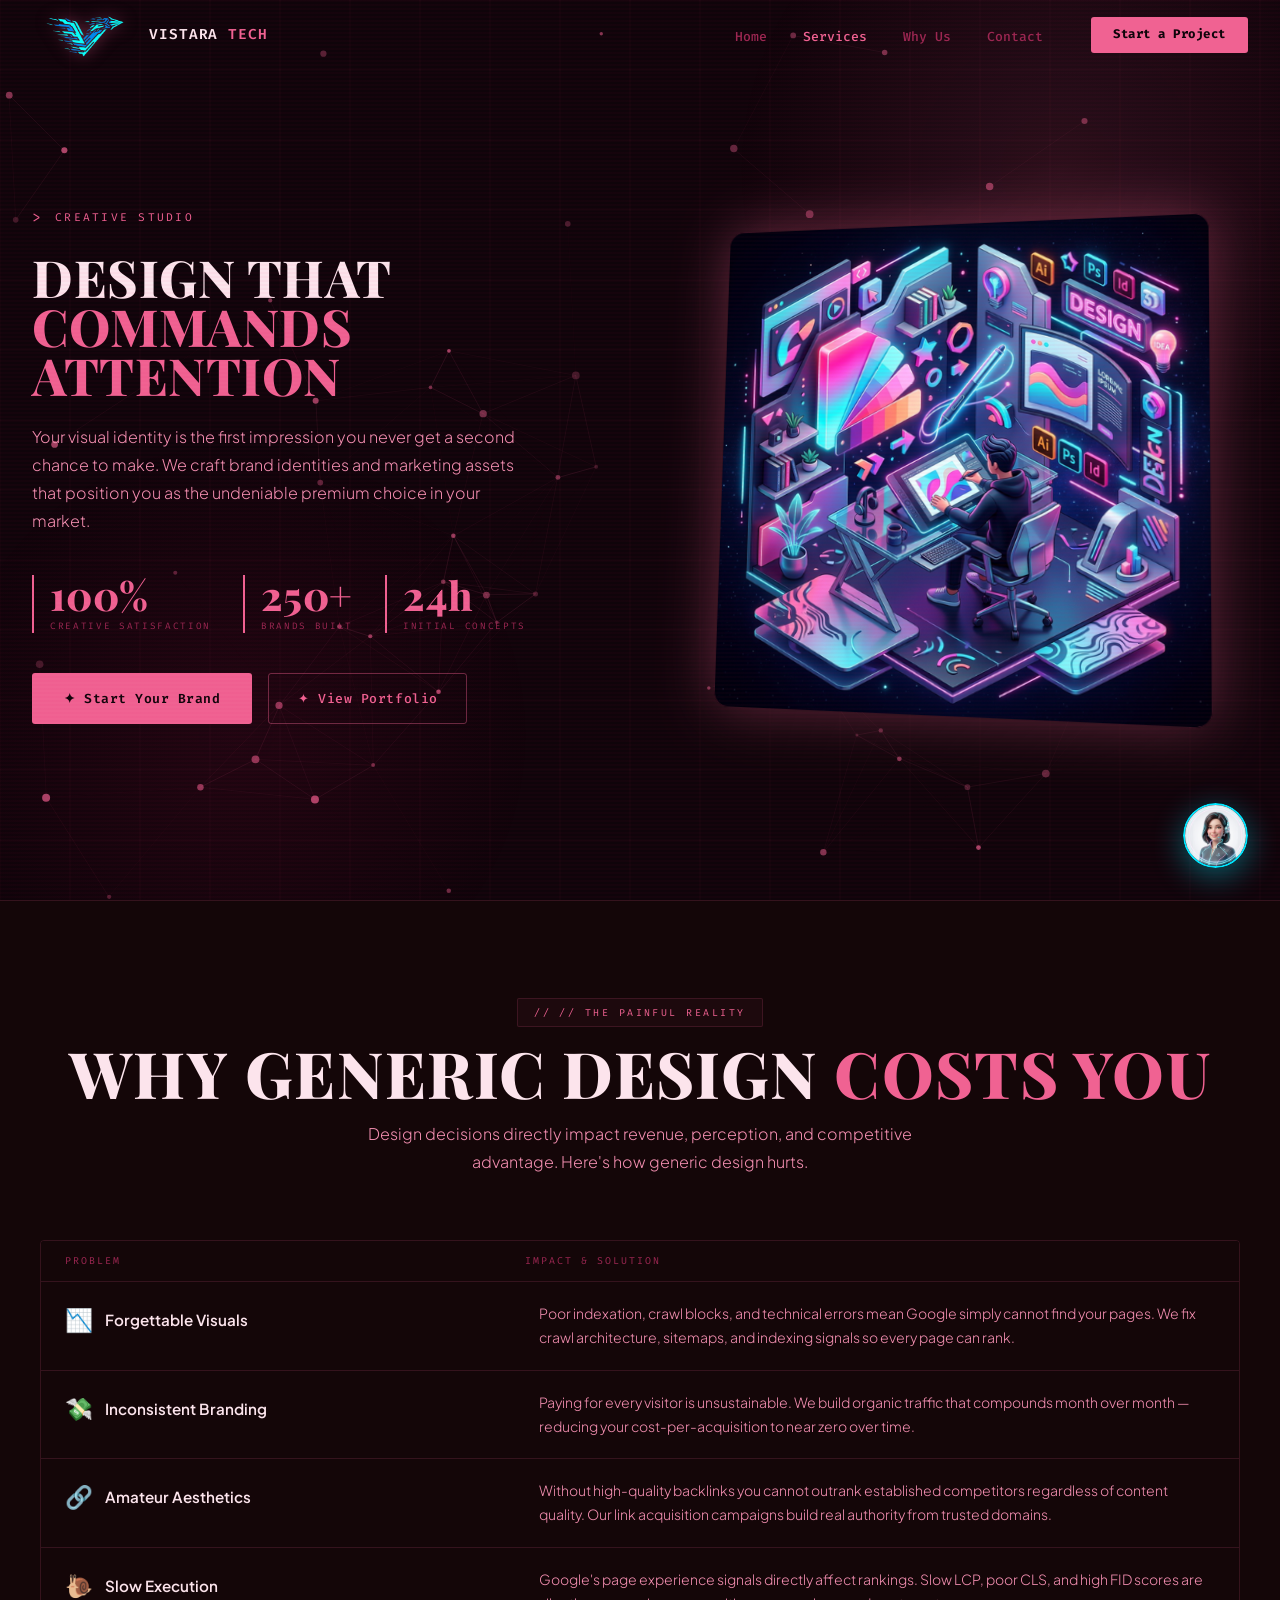
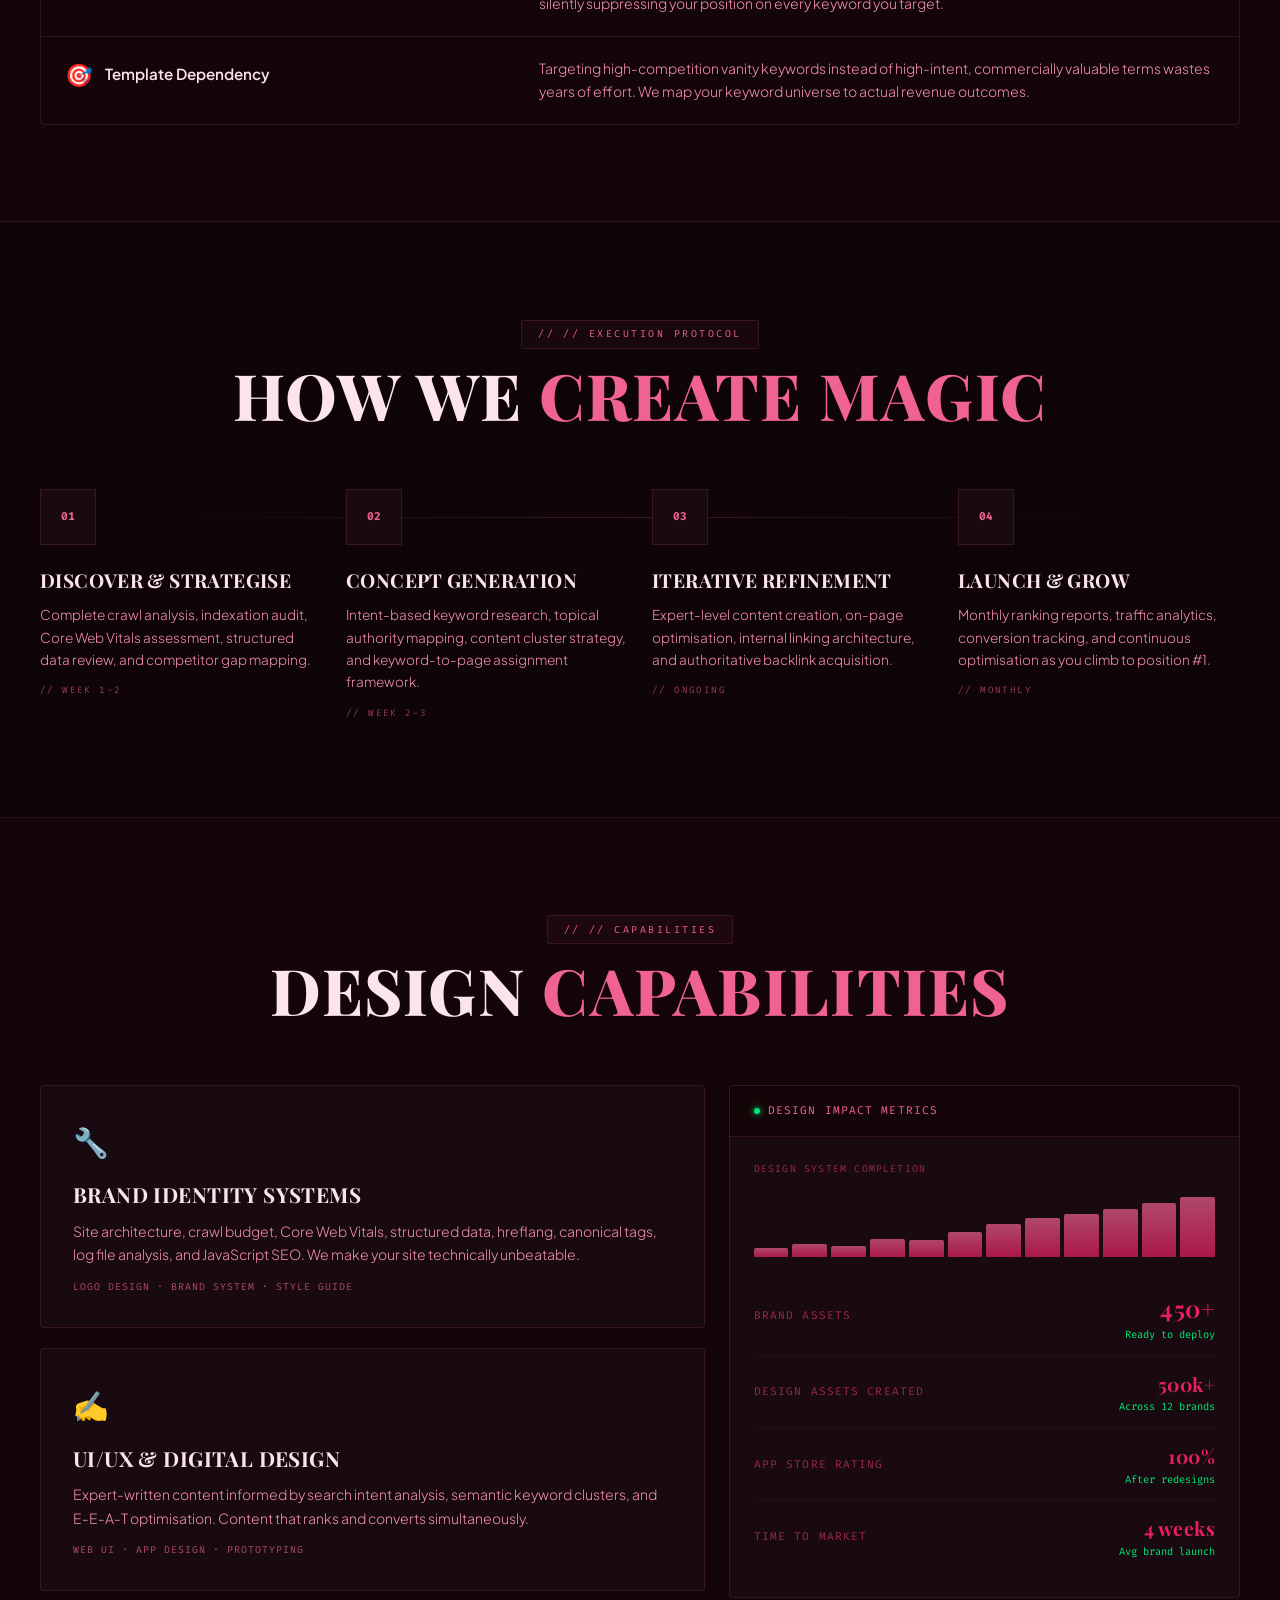
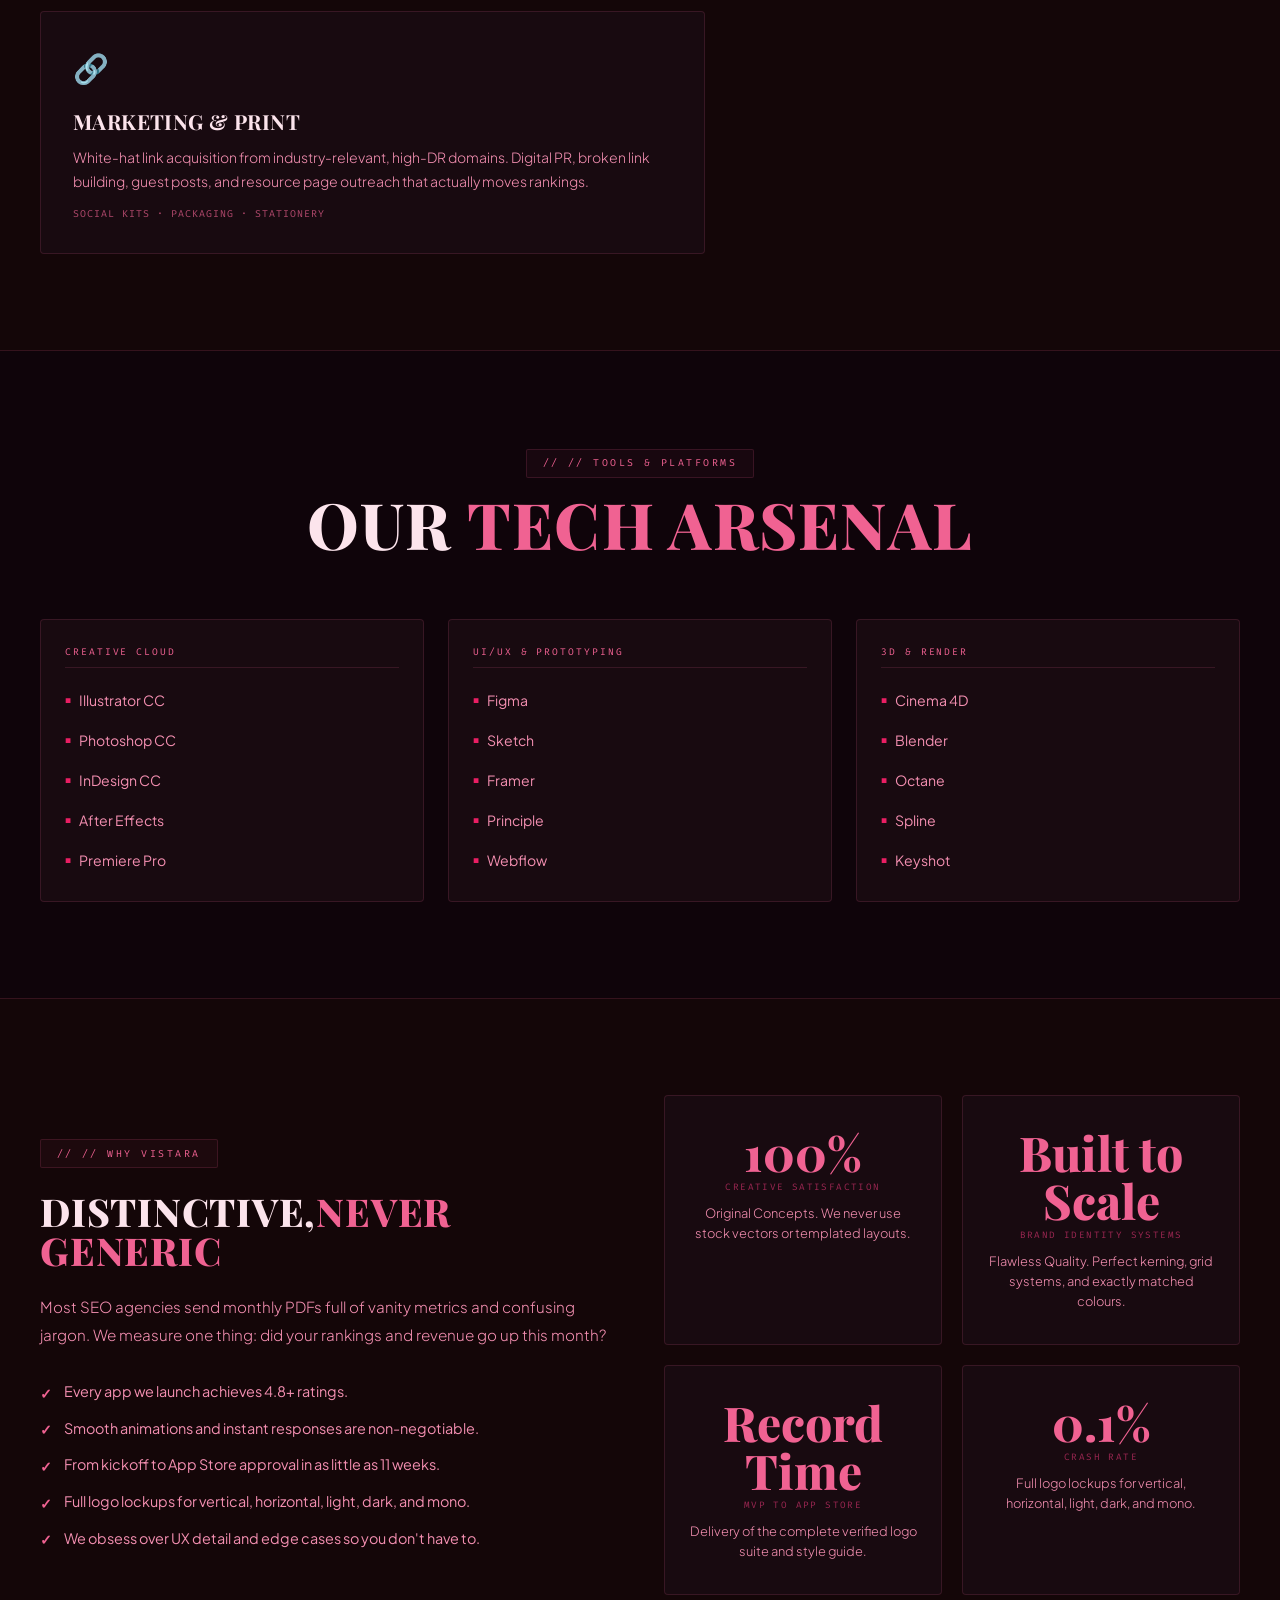
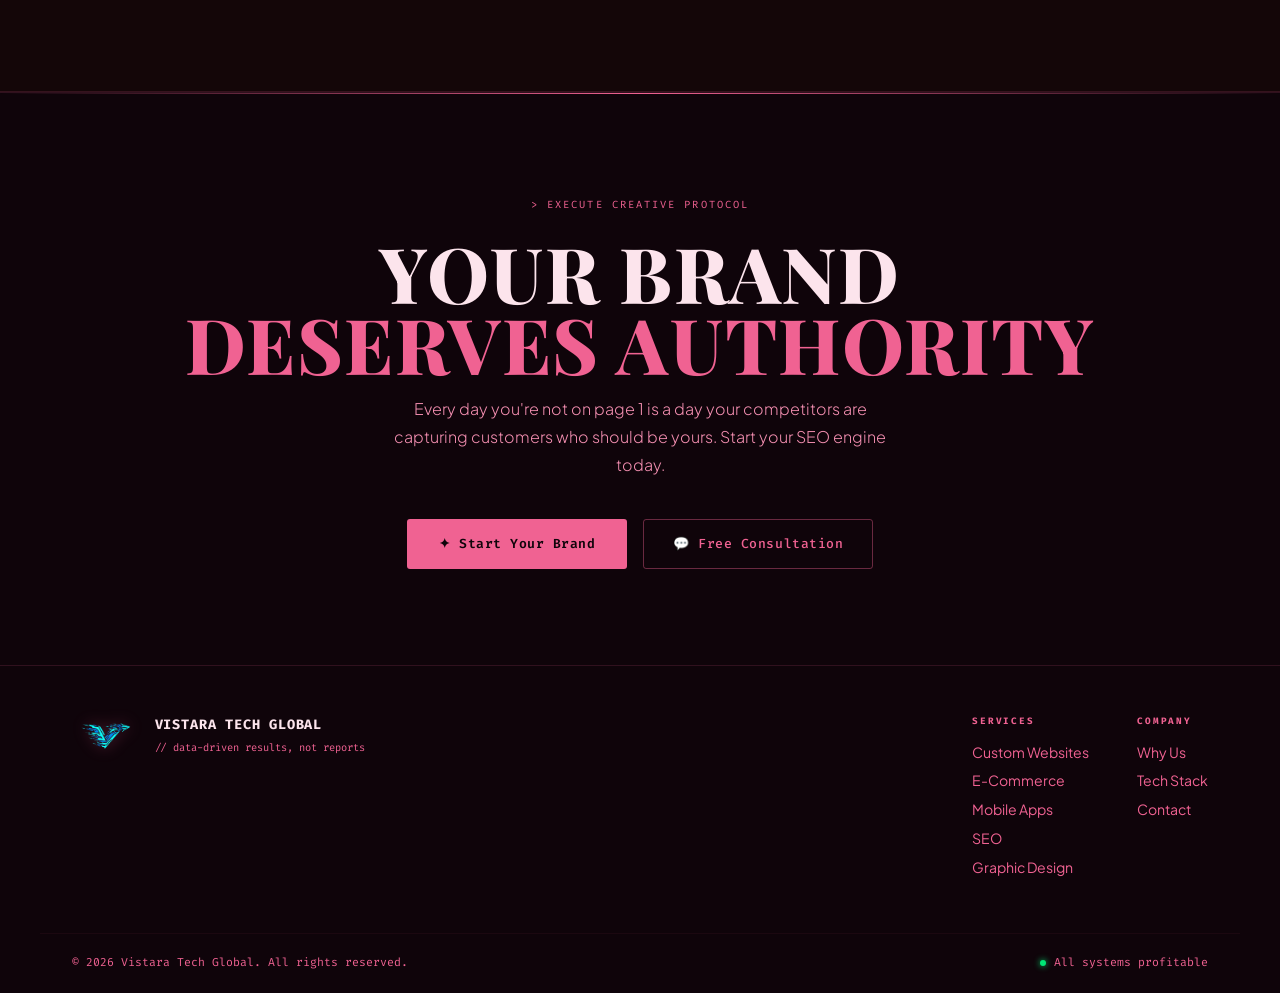
<file: service-graphic-design.html>
<!DOCTYPE html>
<html lang="en">

<head>
  <meta charset="UTF-8" />
  <meta name="viewport" content="width=device-width,initial-scale=1.0" />
  <meta name="description"
    content="Brand identities that command attention. Logos, UI kits, motion graphics, and marketing collateral by Vistara Tech Global." />
  <title>Graphic Design | Vistara Tech Global</title>
  <link rel="preconnect" href="https://fonts.googleapis.com" />
  <link href="https://fonts.googleapis.com/css2?family=Playfair+Display:ital,wght@0,700;0,900;1,700&family=Plus+Jakarta+Sans:wght@300;400;500;600;700&family=Fira+Code:wght@400;500&display=swap" rel="stylesheet" />
  <link rel="stylesheet" href="veeha.css" />
  <style>
    /* ============ SEO PAGE — AMBER TERMINAL THEME ============ */
    :root {
      --am: #f06292;
      --am2: #e91e63;
      --am3: #ff80ab;
      --am4: #fce4ec;
      --ag: rgba(240, 98, 146, 0.25);
      --bg: #0f040a;
      --bg2: #140608;
      --card: #180a10;
      --border: rgba(240, 98, 146, 0.15);
      --border-h: rgba(240, 98, 146, 0.45);
      --txt: #fce4ec;
      --txt2: #f48fb1;
      --txt3: #9c2752;
      --txt4: #f06292;
      --green: #00e676;
      --font-h: 'Playfair Display', serif;
      --font-b: 'Plus Jakarta Sans', sans-serif;
      --font-m: 'Fira Code', monospace;
      --tr: 0.3s cubic-bezier(0.4, 0, 0.2, 1);
    }

    *,
    *::before,
    *::after {
      box-sizing: border-box;
      margin: 0;
      padding: 0
    }

    html {
      scroll-behavior: smooth;
      overflow-x: hidden
    }

    body {
      background: var(--bg);
      color: var(--txt);
      font-family: var(--font-b);
      overflow-x: hidden;
      line-height: 1.6
    }

    ::-webkit-scrollbar {
      width: 4px
    }

    ::-webkit-scrollbar-thumb {
      background: var(--am2)
    }

    ::selection {
      background: var(--ag);
      color: var(--am)
    }

    /* graphic design particle canvas */
    #gd-canvas {
      position: fixed;
      top: 0;
      left: 0;
      width: 100%;
      height: 100%;
      pointer-events: none;
      z-index: 0;
      opacity: 1
    }

    /* SCANLINE EFFECT */
    body::after {
      content: '';
      position: fixed;
      inset: 0;
      background: repeating-linear-gradient(0deg, transparent, transparent 2px, rgba(233, 30, 99, .08) 2px, rgba(233, 30, 99, .08) 4px);
      pointer-events: none;
      z-index: 10;
      opacity: .4
    }

    /* AMBIENT */
    .amb {
      position: fixed;
      inset: 0;
      pointer-events: none;
      z-index: 0
    }

    .amb::before {
      content: '';
      position: absolute;
      top: -20%;
      right: -10%;
      width: 700px;
      height: 700px;
      background: radial-gradient(circle, rgba(240, 98, 146, .12), transparent 65%);
      border-radius: 50%;
      animation: floatGlow 15s ease-in-out infinite alternate;
    }

    .amb::after {
      content: '';
      position: absolute;
      bottom: -15%;
      left: -5%;
      width: 600px;
      height: 600px;
      background: radial-gradient(circle, rgba(233, 30, 99, .08), transparent 70%);
      border-radius: 50%;
      animation: floatGlow 12s ease-in-out infinite alternate-reverse;
    }

    @keyframes floatGlow {
      0% { transform: translate(0, 0) scale(1); opacity: 0.4; }
      50% { transform: translate(30px, 15px) scale(1.1); opacity: 0.7; }
      100% { transform: translate(-15px, 30px) scale(0.95); opacity: 0.4; }
    }

    /* DATA STREAMS */
    .data-stream {
      position: fixed;
      width: 1.5px;
      height: 40vh;
      background: linear-gradient(180deg, transparent, rgba(240, 98, 146, 0.4), transparent);
      z-index: 1;
      pointer-events: none;
      opacity: 0;
      animation: dataFall 6s linear infinite;
    }

    .data-stream::after {
      content: '';
      position: absolute;
      bottom: 0;
      left: -1px;
      width: 4px;
      height: 14px;
      background: var(--am);
      border-radius: 4px;
      box-shadow: 0 0 12px var(--am);
    }

    @keyframes dataFall {
      0% { transform: translateY(-100vh); opacity: 0; }
      15% { opacity: 1; }
      85% { opacity: 0.8; }
      100% { transform: translateY(120vh); opacity: 0; }
    }

    .stream-1 { left: 8%; animation-duration: 5.5s; animation-delay: 0.2s; }
    .stream-2 { left: 28%; animation-duration: 7s; animation-delay: 1.8s; }
    .stream-3 { left: 48%; animation-duration: 5s; animation-delay: 0.7s; }
    .stream-4 { left: 68%; animation-duration: 8.5s; animation-delay: 2.5s; }
    .stream-5 { left: 88%; animation-duration: 6s; animation-delay: 1.1s; }

    /* NAV */
    nav {
      position: fixed;
      top: 0;
      left: 0;
      right: 0;
      z-index: 1000;
      transition: background var(--tr)
    }

    nav.sc {
      background: rgba(15, 4, 10, .96);
      backdrop-filter: blur(20px);
      border-bottom: 1px solid var(--border)
    }

    .nc {
      max-width: 1400px;
      margin: 0 auto;
      padding: 0 2rem;
      height: 70px;
      display: flex;
      align-items: center;
      gap: 2rem
    }

    .nl {
      display: flex;
      align-items: center;
      gap: .75rem;
      text-decoration: none;
      flex-shrink: 0
    }

    .li {
      height: 40px;
      filter: drop-shadow(0 0 8px rgba(240, 98, 146, .5))
    }

    .lt {
      font-family: var(--font-m);
      font-size: .9rem;
      font-weight: 600;
      letter-spacing: .06em;
      color: var(--txt)
    }

    .lt span {
      color: var(--am)
    }

    ul.nls {
      display: flex;
      align-items: center;
      gap: .25rem;
      list-style: none;
      margin-left: auto
    }

    .nk {
      color: var(--txt3);
      text-decoration: none;
      font-family: var(--font-m);
      font-size: .82rem;
      font-weight: 500;
      padding: .5rem 1rem;
      border-radius: 4px;
      transition: color var(--tr)
    }

    .nk:hover,
    .nk.active {
      color: var(--am)
    }

    .nct {
      font-family: var(--font-m);
      font-size: .78rem;
      font-weight: 700;
      color: var(--bg);
      background: var(--am);
      padding: .5rem 1.4rem;
      border-radius: 3px;
      text-decoration: none;
      transition: all var(--tr);
      flex-shrink: 0;
      letter-spacing: .04em
    }

    .nct:hover {
      background: var(--am3);
      box-shadow: 0 0 16px var(--ag)
    }

    .hbtn {
      display: none;
      flex-direction: column;
      gap: 5px;
      background: none;
      border: none;
      cursor: pointer;
      padding: .25rem;
      margin-left: auto
    }

    .hbtn span {
      display: block;
      width: 22px;
      height: 2px;
      background: var(--am);
      transition: all var(--tr)
    }

    .hbtn.open span:nth-child(1) {
      transform: translateY(7px) rotate(45deg)
    }

    .hbtn.open span:nth-child(2) {
      opacity: 0
    }

    .hbtn.open span:nth-child(3) {
      transform: translateY(-7px) rotate(-45deg)
    }

    /* ============ HERO — TERMINAL SPLIT ============ */
    .hero {
      display: grid;
      grid-template-columns: 1fr 1fr;
      align-items: center;
      gap: 3rem;
      padding: 70px 2rem 40px !important;
      max-width: 1300px;
      margin: 0 auto;
      height: 100vh;
      position: relative;
      z-index: 2;
      overflow: hidden;
    }

    .hero-eyebrow {
      font-family: var(--font-m);
      font-size: .7rem;
      letter-spacing: .2em;
      color: var(--am);
      text-transform: uppercase;
      margin-bottom: 1.5rem;
      display: flex;
      align-items: center;
      gap: .75rem
    }

    .hero-eyebrow::before {
      content: '>';
      font-size: .9rem
    }

    .hero-title {
      font-family: var(--font-h);
      font-size: clamp(2.5rem, 4vw, 4.5rem);
      font-weight: 800;
      line-height: .95;
      letter-spacing: .01em;
      color: var(--txt);
      margin-bottom: 1.5rem;
      text-transform: uppercase;
    }

    .hero-title em {
      color: var(--am);
      font-style: normal;
      display: block;
      position: relative;
      animation: gdTitleGlow 3.4s infinite ease-in-out;
    }

    @keyframes gdTitleGlow {
      0%, 100% {
        text-shadow: 0 0 0 transparent;
      }
      50% {
        text-shadow:
          0 0 18px rgba(240, 98, 146, 0.9),
          0 0 32px rgba(240, 98, 146, 0.6);
      }
    }

    .hero-sub {
      font-family: var(--font-b);
      font-size: 1rem;
      color: var(--txt2);
      max-width: 500px;
      line-height: 1.75;
      margin-bottom: 2.5rem;
      font-weight: 300
    }

    .hero-stats-row {
      display: flex;
      gap: 2rem;
      margin-bottom: 2.5rem;
      flex-wrap: wrap
    }

    .hs-item {
      border-left: 2px solid var(--am);
      padding-left: 1rem
    }

    .hs-val {
      font-family: var(--font-h);
      font-size: 2.5rem;
      font-weight: 800;
      color: var(--am);
      letter-spacing: .01em;
      line-height: 1
    }

    .hs-lbl {
      font-family: var(--font-m);
      font-size: .58rem;
      letter-spacing: .18em;
      color: var(--txt3);
      text-transform: uppercase;
      margin-top: .2rem
    }

    .hero-btns {
      display: flex;
      gap: 1rem;
      flex-wrap: wrap
    }

    .btn-am {
      font-family: var(--font-m);
      font-size: .82rem;
      font-weight: 600;
      color: var(--bg);
      background: var(--am);
      padding: .85rem 2rem;
      border-radius: 3px;
      text-decoration: none;
      transition: all var(--tr);
      display: inline-flex;
      align-items: center;
      gap: .6rem;
      letter-spacing: .04em
    }

    .btn-am:hover {
      background: var(--am3);
      box-shadow: 0 0 28px var(--ag);
      transform: translateY(-2px)
    }

    .btn-am-out {
      font-family: var(--font-m);
      font-size: .82rem;
      font-weight: 500;
      color: var(--am);
      border: 1px solid rgba(240, 98, 146, .4);
      padding: .85rem 1.8rem;
      border-radius: 3px;
      text-decoration: none;
      transition: all var(--tr);
      display: inline-flex;
      align-items: center;
      gap: .6rem;
      letter-spacing: .04em
    }

    .btn-am-out:hover {
      background: rgba(240, 98, 146, .06);
      transform: translateY(-2px);
      border-color: var(--am)
    }

    /* TERMINAL PANEL */
    .terminal {
      background: var(--card);
      border: 1px solid var(--border);
      border-radius: 8px;
      overflow: hidden;
      box-shadow: 0 0 40px rgba(240, 98, 146, .15), 0 40px 80px rgba(0, 0, 0, .6);
      transform-style: preserve-3d;
      animation: heroFloat 8s ease-in-out infinite;
    }

    @keyframes heroFloat {
      0%, 100% {
        transform: translateY(0) perspective(1000px) rotateY(-4deg) rotateX(3deg);
      }
      50% {
        transform: translateY(-25px) perspective(1000px) rotateY(4deg) rotateX(-3deg);
        box-shadow: 0 0 60px rgba(240, 98, 146, .3), 0 60px 100px rgba(0, 0, 0, .8);
      }
    }

    @keyframes textDynamicPulse {
      0% { filter: drop-shadow(0 0 5px rgba(240, 98, 146, 0.4)); transform: scale(1); }
      50% { filter: drop-shadow(0 0 15px rgba(240, 98, 146, 0.8)); transform: scale(1.03); }
      100% { filter: drop-shadow(0 0 5px rgba(240, 98, 146, 0.4)); transform: scale(1); }
    }

    h2.sh-title em, h2.fcta-title em, .hero-title em {
      animation: textDynamicPulse 4s ease-in-out infinite alternate;
      display: inline-block;
    }

    @media (min-width: 1025px) {
      .process-row { display: grid; grid-template-columns: repeat(4, 1fr) !important; gap: 1.5rem; }
      .process-row .proc-step:nth-child(3) { grid-column: span 1; }
      
      .tech-categories { display: grid; grid-template-columns: repeat(3, 1fr) !important; gap: 1.5rem; }
      .tech-categories .tech-cat:nth-child(2) { grid-column: span 1; }

      .why-stats-side { display: grid; grid-template-columns: 1fr 1fr !important; gap: 1.5rem; }
      .why-stats-side .ws-card:nth-child(1) { grid-column: span 1; }

      /* Feature Bento */
      .feat-2col { display: grid; grid-template-columns: 1.3fr 1fr !important; gap: 2.5rem; }
    }

    .terminal-bar {
      background: #1a0610;
      border-bottom: 1px solid var(--border);
      padding: .75rem 1rem;
      display: flex;
      align-items: center;
      gap: .5rem
    }

    .t-dot {
      width: 10px;
      height: 10px;
      border-radius: 50%
    }

    .t-dot-r {
      background: #ff5f57
    }

    .t-dot-y {
      background: #febc2e
    }

    .t-dot-g {
      background: #28c840
    }

    .t-title {
      font-family: var(--font-m);
      font-size: .72rem;
      color: var(--txt4);
      margin-left: auto;
      margin-right: auto;
      letter-spacing: .05em
    }

    .terminal-body {
      padding: 1.5rem;
      font-family: var(--font-m);
      font-size: .78rem;
      line-height: 1.9
    }

    .t-line {
      display: flex;
      gap: .75rem;
      margin-bottom: .3rem
    }

    .t-prompt {
      color: var(--green);
      flex-shrink: 0
    }

    .t-cmd {
      color: var(--am)
    }

    .t-out {
      color: var(--txt2)
    }

    .t-comment {
      color: var(--txt4);
      font-style: italic
    }

    .t-success {
      color: var(--green)
    }

    .t-num {
      color: var(--am)
    }

    .t-cursor {
      display: inline-block;
      width: 8px;
      height: 14px;
      background: var(--am);
      animation: blink .7s step-end infinite;
      vertical-align: middle;
      margin-left: 2px
    }

    @keyframes blink {

      0%,
      50% {
        opacity: 1
      }

      51%,
      100% {
        opacity: 0
      }
    }

    .rank-bar {
      margin: 1rem 0;
      display: flex;
      flex-direction: column;
      gap: .5rem
    }

    .rank-row {
      display: flex;
      align-items: center;
      gap: .5rem;
    }

    .rank-kw {
      font-family: var(--font-m);
      font-size: .7rem;
      color: var(--txt3);
      width: 140px;
      flex-shrink: 0;
      white-space: nowrap;
      overflow: hidden;
      text-overflow: ellipsis
    }

    .rank-track {
      flex: 1;
      height: 6px;
      background: rgba(240, 98, 146, .08);
      border-radius: 3px;
      overflow: hidden
    }

    .rank-fill {
      height: 100%;
      background: linear-gradient(90deg, var(--am2), var(--am));
      border-radius: 3px;
      transition: width .8s ease
    }

    .rank-pos {
      font-family: var(--font-m);
      font-size: .68rem;
      color: var(--am);
      width: 24px;
      text-align: right;
      flex-shrink: 0
    }

    /* SECTION BASE */
    section {
      position: relative;
      z-index: 1;
      padding: 6rem 2rem
    }

    .wrap {
      max-width: 1200px;
      margin: 0 auto
    }

    .sh {
      text-align: center;
      margin-bottom: 4rem
    }

    .sh-label {
      font-family: var(--font-m);
      font-size: .62rem;
      letter-spacing: .25em;
      color: var(--am);
      text-transform: uppercase;
      display: inline-flex;
      align-items: center;
      gap: .5rem;
      margin-bottom: 1rem;
      padding: .35rem 1rem;
      border: 1px solid var(--border);
      border-radius: 2px;
      background: rgba(240, 98, 146, .04)
    }

    .sh-label::before {
      content: '//';
    }

    .sh-title {
      font-family: var(--font-h);
      font-size: clamp(2.2rem, 5vw, 4rem);
      font-weight: 800;
      color: var(--txt);
      line-height: .95;
      letter-spacing: .02em;
      text-transform: uppercase;
      margin-bottom: 1rem
    }

    .sh-title em {
      color: var(--am);
      font-style: normal
    }

    .sh-sub {
      font-family: var(--font-b);
      font-size: 1rem;
      color: var(--txt2);
      max-width: 560px;
      margin: 0 auto;
      font-weight: 300;
      line-height: 1.75
    }

    /* PAIN — DATA TABLE STYLE */
    .pain-table {
      border: 1px solid var(--border);
      border-radius: 4px;
      overflow: hidden
    }

    .pt-header {
      background: var(--bg2);
      border-bottom: 1px solid var(--border);
      display: grid;
      grid-template-columns: 2fr 3fr;
      padding: .75rem 1.5rem;
      font-family: var(--font-m);
      font-size: .62rem;
      letter-spacing: .2em;
      color: var(--txt3);
      text-transform: uppercase
    }

    .pt-row {
      display: grid;
      grid-template-columns: 2fr 3fr;
      padding: 1.25rem 1.5rem;
      border-bottom: 1px solid var(--border);
      transition: background var(--tr);
      gap: 1.5rem;
      align-items: start
    }

    .pt-row:last-child {
      border-bottom: none
    }

    .pt-row:hover {
      background: rgba(240, 98, 146, .03)
    }

    .pt-problem {
      font-family: var(--font-b);
      font-size: .95rem;
      font-weight: 600;
      color: var(--txt);
      display: flex;
      align-items: center;
      gap: .75rem
    }

    .pt-icon {
      font-size: 1.4rem;
      flex-shrink: 0
    }

    .pt-solution {
      font-family: var(--font-b);
      font-size: .875rem;
      color: var(--txt2);
      line-height: 1.7;
      font-weight: 300
    }

    /* PROCESS — HORIZONTAL NUMBERED */
    .process-row {
      display: grid;
      grid-template-columns: repeat(4, 1fr);
      gap: 1.5rem;
      position: relative
    }

    .process-row::before {
      content: '';
      position: absolute;
      top: 28px;
      left: 8%;
      right: 8%;
      height: 1px;
      background: linear-gradient(90deg, transparent, var(--am), transparent);
      opacity: .2
    }

    .proc-step {
      position: relative;
      z-index: 1
    }

    .proc-num {
      width: 56px;
      height: 56px;
      background: var(--card);
      border: 1px solid var(--border);
      display: flex;
      align-items: center;
      justify-content: center;
      font-family: var(--font-m);
      font-size: .7rem;
      font-weight: 700;
      color: var(--am);
      margin-bottom: 1.25rem;
      transition: all var(--tr)
    }

    .proc-step:hover .proc-num {
      border-color: var(--am);
      box-shadow: 0 0 20px var(--ag)
    }

    .proc-title {
      font-family: var(--font-h);
      font-size: 1.2rem;
      font-weight: 700;
      color: var(--txt);
      text-transform: uppercase;
      letter-spacing: .02em;
      margin-bottom: .5rem
    }

    .proc-desc {
      font-family: var(--font-b);
      font-size: .85rem;
      color: var(--txt2);
      line-height: 1.65;
      font-weight: 300
    }

    .proc-tag {
      margin-top: .75rem;
      font-family: var(--font-m);
      font-size: .58rem;
      letter-spacing: .15em;
      color: var(--am);
      opacity: .6;
      text-transform: uppercase
    }

    /* FEATURES — ASYMMETRIC */
    .feat-2col {
      display: grid;
      grid-template-columns: 1.2fr 1fr;
      gap: 1.5rem;
      align-items: start
    }

    .feat-left {
      display: flex;
      flex-direction: column;
      gap: 1.25rem
    }

    .feat-card-h {
      background: var(--card);
      border: 1px solid var(--border);
      border-radius: 4px;
      padding: 2rem;
      transition: all var(--tr);
      position: relative;
      overflow: hidden
    }

    .feat-card-h::before {
      content: '';
      position: absolute;
      left: 0;
      top: 0;
      bottom: 0;
      width: 3px;
      background: var(--am);
      transform: scaleY(0);
      transform-origin: top;
      transition: transform .35s ease
    }

    .feat-card-h:hover::before {
      transform: scaleY(1)
    }

    .feat-card-h:hover {
      border-color: var(--border-h);
      transform: translateX(4px)
    }

    .feat-emoji {
      font-size: 1.8rem;
      margin-bottom: .9rem;
      display: block
    }

    .feat-title {
      font-family: var(--font-h);
      font-size: 1.3rem;
      font-weight: 700;
      color: var(--txt);
      text-transform: uppercase;
      letter-spacing: .02em;
      margin-bottom: .5rem
    }

    .feat-text {
      font-family: var(--font-b);
      font-size: .875rem;
      color: var(--txt2);
      line-height: 1.7;
      font-weight: 300
    }

    .feat-m {
      font-family: var(--font-m);
      font-size: .62rem;
      color: var(--am);
      opacity: .7;
      margin-top: .75rem;
      letter-spacing: .1em;
      text-transform: uppercase
    }

    /* Dashboard widget */
    .seo-dashboard {
      background: var(--card);
      border: 1px solid var(--border);
      border-radius: 4px;
      overflow: hidden;
      position: sticky;
      top: 90px
    }

    .db-header {
      background: var(--bg2);
      border-bottom: 1px solid var(--border);
      padding: 1rem 1.5rem;
      font-family: var(--font-m);
      font-size: .7rem;
      color: var(--am);
      letter-spacing: .1em;
      text-transform: uppercase;
      display: flex;
      align-items: center;
      gap: .5rem
    }

    .db-dot {
      width: 6px;
      height: 6px;
      border-radius: 50%;
      background: var(--green);
      box-shadow: 0 0 6px var(--green);
      animation: pulse 2s infinite
    }

    @keyframes pulse {

      0%,
      100% {
        opacity: 1
      }

      50% {
        opacity: .4
      }
    }

    .db-body {
      padding: 1.5rem
    }

    .db-metric {
      display: flex;
      justify-content: space-between;
      align-items: center;
      padding: .75rem 0;
      border-bottom: 1px solid rgba(240, 98, 146, .06)
    }

    .db-metric:last-child {
      border-bottom: none
    }

    .db-label {
      font-family: var(--font-m);
      font-size: .7rem;
      color: var(--txt3);
      text-transform: uppercase;
      letter-spacing: .1em
    }

    .db-val {
      font-family: var(--font-h);
      font-size: 1.5rem;
      font-weight: 700;
      color: var(--am2);
      letter-spacing: .02em
    }

    .db-delta {
      font-family: var(--font-m);
      font-size: .65rem;
      color: var(--green)
    }

    .db-chart {
      height: 60px;
      margin: 1.25rem 0;
      display: flex;
      align-items: flex-end;
      gap: 4px
    }

    .dc-bar {
      flex: 1;
      background: linear-gradient(180deg, var(--am), var(--am2));
      border-radius: 2px 2px 0 0;
      opacity: .7;
      transition: opacity var(--tr)
    }

    .dc-bar:hover {
      opacity: 1
    }

    /* TECH */
    .tech-categories {
      display: grid;
      grid-template-columns: repeat(3, 1fr);
      gap: 1.5rem
    }

    .tech-cat {
      background: var(--card);
      border: 1px solid var(--border);
      border-radius: 4px;
      padding: 1.5rem
    }

    .tc-label {
      font-family: var(--font-m);
      font-size: .6rem;
      letter-spacing: .2em;
      color: var(--am);
      text-transform: uppercase;
      margin-bottom: 1rem;
      padding-bottom: .5rem;
      border-bottom: 1px solid var(--border)
    }

    .tc-items {
      display: flex;
      flex-direction: column;
      gap: .5rem
    }

    .tc-item {
      font-family: var(--font-b);
      font-size: .88rem;
      color: var(--txt2);
      display: flex;
      align-items: center;
      gap: .5rem;
      padding: .3rem 0;
      transition: color var(--tr)
    }

    .tc-item:hover {
      color: var(--am)
    }

    .tc-item::before {
      content: '■';
      font-size: .4rem;
      color: var(--am2)
    }

    /* WHY US — EDITORIAL */
    .why-editorial {
      display: grid;
      grid-template-columns: 1fr 1fr;
      gap: 3rem;
      align-items: center
    }



    .we-title {
      font-family: var(--font-h);
      font-size: clamp(1.8rem, 3vw, 3rem);
      font-weight: 800;
      color: var(--txt);
      line-height: 1;
      text-transform: uppercase;
      letter-spacing: .02em;
      margin-bottom: 1.5rem
    }

    .we-title em {
      color: var(--am);
      font-style: normal
    }

    .we-desc {
      font-family: var(--font-b);
      font-size: .95rem;
      color: var(--txt2);
      line-height: 1.8;
      font-weight: 300;
      margin-bottom: 2rem
    }

    .we-points {
      display: flex;
      flex-direction: column;
      gap: .75rem
    }

    .we-point {
      display: flex;
      align-items: flex-start;
      gap: .75rem;
      font-family: var(--font-b);
      font-size: .9rem;
      color: var(--txt2)
    }

    .we-point::before {
      content: '✓';
      color: var(--am);
      font-weight: 700;
      flex-shrink: 0;
      margin-top: .1rem
    }

    .why-stats-side {
      display: grid;
      grid-template-columns: 1fr 1fr;
      gap: 1.25rem
    }

    .ws-card {
      background: var(--card);
      border: 1px solid var(--border);
      border-radius: 4px;
      padding: 2rem 1.5rem;
      text-align: center;
      transition: all var(--tr)
    }

    .ws-card:hover {
      border-color: var(--border-h);
      transform: translateY(-4px)
    }

    .ws-val {
      font-family: var(--font-h);
      font-size: 3rem;
      font-weight: 800;
      color: var(--am);
      line-height: 1
    }

    .ws-lbl {
      font-family: var(--font-m);
      font-size: .58rem;
      letter-spacing: .15em;
      color: var(--txt3);
      text-transform: uppercase;
      margin-top: .25rem;
      margin-bottom: .6rem
    }

    .ws-desc {
      font-family: var(--font-b);
      font-size: .8rem;
      color: var(--txt2);
      line-height: 1.55;
      font-weight: 300
    }

    /* FINAL CTA */
    .fcta {
      text-align: center;
      position: relative;
      overflow: hidden;
      border-top: 1px solid var(--border)
    }

    .fcta::before {
      content: '';
      position: absolute;
      top: 0;
      left: 0;
      right: 0;
      height: 1px;
      background: linear-gradient(90deg, transparent, var(--am), transparent)
    }

    .fcta-eyebrow {
      font-family: var(--font-m);
      font-size: .65rem;
      letter-spacing: .2em;
      color: var(--am);
      text-transform: uppercase;
      display: inline-flex;
      align-items: center;
      gap: .5rem;
      margin-bottom: 1.5rem
    }

    .fcta-eyebrow::before {
      content: '>';
    }

    .fcta-title {
      font-family: var(--font-h);
      font-size: clamp(2.5rem, 6vw, 5.5rem);
      font-weight: 800;
      line-height: .92;
      letter-spacing: .02em;
      text-transform: uppercase;
      color: var(--txt);
      margin-bottom: 1rem
    }

    .fcta-title em {
      color: var(--am);
      font-style: normal;
      display: block
    }

    .fcta-sub {
      font-family: var(--font-b);
      font-size: 1rem;
      color: var(--txt2);
      max-width: 520px;
      margin: 0 auto 2.5rem;
      font-weight: 300;
      line-height: 1.75
    }

    /* FOOTER */
    footer {
      position: relative;
      z-index: 1;
      border-top: 1px solid var(--border)
    }

    .ftp {
      max-width: 1200px;
      margin: 0 auto;
      padding: 3rem 2rem;
      display: flex;
      gap: 3rem;
      flex-wrap: wrap;
      justify-content: space-between;
      align-items: flex-start
    }

    .fb {
      display: flex;
      align-items: center;
      gap: 1rem
    }

    .fli {
      height: 38px;
      filter: drop-shadow(0 0 8px rgba(240, 98, 146, .4))
    }

    .fn {
      font-family: var(--font-m);
      font-size: .85rem;
      font-weight: 700;
      letter-spacing: .06em;
      color: var(--txt)
    }

    .ftag {
      font-family: var(--font-m);
      font-size: .65rem;
      color: var(--txt4);
      margin-top: .3rem
    }

    .flg {
      display: flex;
      gap: 3rem;
      flex-wrap: wrap
    }

    .fc h4 {
      font-family: var(--font-m);
      font-size: .58rem;
      letter-spacing: .2em;
      color: var(--am);
      margin-bottom: .75rem;
      text-transform: uppercase
    }

    .fc a {
      display: block;
      font-family: var(--font-b);
      font-size: .88rem;
      color: var(--txt4);
      text-decoration: none;
      margin-bottom: .4rem;
      transition: color var(--tr)
    }

    .fc a:hover {
      color: var(--am)
    }

    .ftb {
      max-width: 1200px;
      margin: 0 auto;
      padding: 1.25rem 2rem;
      border-top: 1px solid rgba(240, 98, 146, .05);
      display: flex;
      justify-content: space-between;
      align-items: center;
      flex-wrap: wrap;
      gap: 1rem;
      font-family: var(--font-m);
      font-size: .72rem;
      color: var(--txt4)
    }

    .fst {
      display: flex;
      align-items: center;
      gap: .5rem
    }

    .sdt {
      width: 6px;
      height: 6px;
      background: var(--green);
      border-radius: 50%;
      box-shadow: 0 0 6px var(--green);
      animation: pulse 2s infinite
    }

    .reveal {
      opacity: 0;
      transform: translateY(28px);
      transition: opacity .65s ease, transform .65s ease
    }

    .reveal.visible {
      opacity: 1;
      transform: translateY(0)
    }

    @media(max-width:1100px) {
      .terminal {
        display: none
      }
    }

    @media(max-width: 1024px) {
      .hero {
        display: flex !important;
        flex-direction: column-reverse; /* image is lower in DOM, so reverse puts it on top */
        padding-top: 7rem;
        margin: 0 auto;
        text-align: center;
        gap: 2.5rem;
      }

      .hero-left {
        display: flex;
        flex-direction: column;
        align-items: center;
      }
      
      .hero-image-wrapper {
        width: 100%;
        margin-bottom: 25px;
      }

      .hero-app-img {
        max-width: 70%;
      }

      .hero-sub, .hero-btns, .hero-stats-row {
        justify-content: center;
        margin-left: auto;
        margin-right: auto;
      }

      .terminal {
        display: none
      }

      .process-row {
        grid-template-columns: repeat(2, 1fr) !important;
      }

      .tech-categories {
        grid-template-columns: repeat(2, 1fr) !important;
      }

      .why-editorial {
        grid-template-columns: 1fr;
        gap: 2rem;
      }
      
      .why-stats-side {
        grid-template-columns: 1fr 1fr !important;
      }
      
      .feat-2col {
        grid-template-columns: 1fr !important;
      }
    }

    @media(max-width:768px) {
      #gd-canvas, .amb {
        display: none !important;
      }
      body {
        background: #0a0800; /* Dark premium background for contrast */
      }
      .data-stream {
        opacity: 0.8 !important; /* Prominent falling lines */
        background: linear-gradient(180deg, transparent, rgba(240, 98, 146, 0.8), transparent) !important;
        z-index: 1; /* Stay behind content but above background */
      }
      section {
        padding: 4rem 1.25rem
      }

      .hero-title {
        font-size: clamp(2.5rem, 10vw, 4rem);
      }

      .process-row {
        grid-template-columns: 1fr !important;
      }

      .process-row::before {
        display: none
      }

      .pt-header {
        display: none
      }

      .pt-row {
        grid-template-columns: 1fr
      }

      .tech-categories {
        grid-template-columns: 1fr !important;
      }

      .why-stats-side {
        grid-template-columns: 1fr !important;
      }

      ul.nls {
        display: none;
        position: fixed;
        top: 70px;
        left: 0;
        right: 0;
        background: rgba(10, 8, 0, .97);
        backdrop-filter: blur(20px);
        flex-direction: column;
        padding: 1.5rem;
        gap: .5rem;
        border-bottom: 1px solid var(--border)
      }

      ul.nls.open {
        display: flex
      }

      .hbtn {
        display: flex
      }

      .nct {
        display: none
      }
    }

    @media(max-width:480px) {
      .hero { 
        padding-top: 130px !important;
        padding-bottom: 25px !important;
        min-height: 100dvh !important;
        height: auto !important;
        display: flex !important;
        flex-direction: column !important;
        justify-content: flex-start !important;
        align-items: center !important;
        overflow: visible !important;
      }
      .hero-left {
        width: 100%;
        display: flex;
        flex-direction: column;
        align-items: center;
        text-align: center;
      }
      .hero-visual { display: none !important; }
      .hero-title { font-size: clamp(1.8rem, 8vw, 2.4rem); line-height: 1.1; margin-bottom: 1rem }
      .hero-sub { font-size: 0.88rem; margin-bottom: 1.25rem }
      .hero-stats-row { flex-direction: column; gap: 0.75rem; width: 100% }
      .hs-item { border-left: none; border-bottom: 2px solid var(--am); padding: 0 0 0.5rem 0; width: 100% }
      .hs-val { font-size: 1.6rem }
      .hero-btns { flex-direction: column; width: 100%; gap: 0.75rem }
      .btn-am, .btn-am-out { width: 100%; justify-content: center; padding: 0.8rem }
      .process-row, .tech-categories, .why-stats-side, .ind-grid, .pt-row, .feat-2col { 
        grid-template-columns: 1fr !important; 
      }
    }

    
  
    .hero-image-wrapper {
      position: relative;
      display: flex;
      justify-content: center;
      align-items: center;
      perspective: 1000px;
    }
    
    .hero-app-img {
      max-width: 85%;
      max-height: 550px;
      object-fit: cover;
      height: auto;
      border-radius: 16px;
      box-shadow: 0 0 60px rgba(240, 98, 146, 0.4), 0 30px 60px rgba(0, 0, 0, 0.6);
      border: 1px solid var(--border);
      animation: float 6s ease-in-out infinite;
      transform-style: preserve-3d;
      transform: rotateY(-10deg) rotateX(5deg);
    }
    
    @keyframes float {
      0%, 100% { transform: translateY(0) rotateY(-10deg) rotateX(5deg); }
      50% { transform: translateY(-15px) rotateY(-10deg) rotateX(5deg); }
    }
    
    @media(max-width: 1024px) {
      .hero {
        grid-template-columns: 1fr;
        text-align: center;
        gap: 4rem;
      }
      .hero-eyebrow {
        justify-content: center;
      }
      .hero-stats-row {
        justify-content: center;
      }
      .hero-btns {
        justify-content: center;
      }
      .hero-sub {
        margin-left: auto;
        margin-right: auto;
      }
    }
    
</style>
</head>

<body>
  <canvas id="gd-canvas"></canvas>
  <div class="amb"></div>
  <div class="data-stream stream-1"></div>
  <div class="data-stream stream-2"></div>
  <div class="data-stream stream-3"></div>
  <div class="data-stream stream-4"></div>
  <div class="data-stream stream-5"></div>

  <nav id="nav">
    <div class="nc">
      <a href="index.html" class="nl">
        <img src="WWW.VISTARATECHGLOBAL.COM-removebg-preview.png" alt="Vistara Tech Global" class="li" />
        <span class="lt">VISTARA <span>TECH</span></span>
      </a>
      <ul class="nls" id="nls">
        <li><a href="index.html" class="nk">Home</a></li>
        <li><a href="index.html#services" class="nk active">Services</a></li>
        <li><a href="index.html#why-us" class="nk">Why Us</a></li>
        <li><a href="index.html#contact" class="nk">Contact</a></li>
      </ul>
      <a href="index.html#contact" class="nct">Start a Project</a>
      <button class="hbtn" id="hbtn" aria-label="Menu"><span></span><span></span><span></span></button>
    </div>
  </nav>

  <!-- HERO -->
  <section class="hero" id="home">
    <div class="hero-left">
      <div class="hero-eyebrow">CREATIVE STUDIO</div>
      <h1 class="hero-title">Design That<br><em>Commands Attention</em></h1>
      <p class="hero-sub">Your visual identity is the first impression you never get a second chance to make. We craft brand identities and marketing assets that position you as the undeniable premium choice in your market.</p>
      <div class="hero-stats-row">
        <div class="hs-item">
          <div class="hs-val">100%</div>
          <div class="hs-lbl">Creative Satisfaction</div>
        </div>
        <div class="hs-item">
          <div class="hs-val">250+</div>
          <div class="hs-lbl">Brands Built</div>
        </div>
        <div class="hs-item">
          <div class="hs-val">24h</div>
          <div class="hs-lbl">Initial Concepts</div>
        </div>
      </div>
      <div class="hero-btns">
        <a href="index.html#contact" class="btn-am" id="hbtn-primary">✦ Start Your Brand</a>
        <a href="index.html#contact" class="btn-am-out" id="hbtn-secondary">✦ View Portfolio</a>
      </div>
    </div>

    <!-- Terminal widget -->
    <div class="hero-image-wrapper">
      <img src="graphic-hero.png" alt="Premium Abstract Graphic Design Elements" class="hero-app-img" />
    </div>
  </section>

  <!-- PAIN POINTS TABLE -->
  <section id="pain"
    style="background:var(--bg2);border-top:1px solid var(--border);border-bottom:1px solid var(--border)">
    <div class="wrap">
      <div class="sh reveal">
        <div class="sh-label">// THE PAINFUL REALITY</div>
        <h2 class="sh-title">Why Generic Design <em>Costs You</em></h2>
        <p class="sh-sub">Design decisions directly impact revenue, perception, and competitive advantage. Here's how generic design hurts.</p>
      </div>
      <div class="pain-table reveal">
        <div class="pt-header"><span>PROBLEM</span><span>IMPACT &amp; SOLUTION</span></div>
        <div class="pt-row">
          <div class="pt-problem"><span class="pt-icon">📉</span>Forgettable Visuals</div>
          <p class="pt-solution">Poor indexation, crawl blocks, and technical errors mean Google simply cannot find your
            pages. We fix crawl architecture, sitemaps, and indexing signals so every page can rank.</p>
        </div>
        <div class="pt-row">
          <div class="pt-problem"><span class="pt-icon">💸</span>Inconsistent Branding</div>
          <p class="pt-solution">Paying for every visitor is unsustainable. We build organic traffic that compounds
            month over month — reducing your cost-per-acquisition to near zero over time.</p>
        </div>
        <div class="pt-row">
          <div class="pt-problem"><span class="pt-icon">🔗</span>Amateur Aesthetics</div>
          <p class="pt-solution">Without high-quality backlinks you cannot outrank established competitors regardless of
            content quality. Our link acquisition campaigns build real authority from trusted domains.</p>
        </div>
        <div class="pt-row">
          <div class="pt-problem"><span class="pt-icon">🐌</span>Slow Execution</div>
          <p class="pt-solution">Google's page experience signals directly affect rankings. Slow LCP, poor CLS, and high
            FID scores are silently suppressing your position on every keyword you target.</p>
        </div>
        <div class="pt-row">
          <div class="pt-problem"><span class="pt-icon">🎯</span>Template Dependency</div>
          <p class="pt-solution">Targeting high-competition vanity keywords instead of high-intent, commercially
            valuable terms wastes years of effort. We map your keyword universe to actual revenue outcomes.</p>
        </div>
      </div>
    </div>
  </section>

  <!-- PROCESS -->
  <section id="approach">
    <div class="wrap">
      <div class="sh reveal">
        <div class="sh-label">// EXECUTION PROTOCOL</div>
        <h2 class="sh-title">How We <em>Create Magic</em></h2>
      </div>
      <div class="process-row reveal">
        <div class="proc-step">
          <div class="proc-num">01</div>
          <div class="proc-title">Discover & Strategise</div>
          <p class="proc-desc">Complete crawl analysis, indexation audit, Core Web Vitals assessment, structured data
            review, and competitor gap mapping.</p>
          <div class="proc-tag">// Week 1-2</div>
        </div>
        <div class="proc-step">
          <div class="proc-num">02</div>
          <div class="proc-title">Concept Generation</div>
          <p class="proc-desc">Intent-based keyword research, topical authority mapping, content cluster strategy, and
            keyword-to-page assignment framework.</p>
          <div class="proc-tag">// Week 2-3</div>
        </div>
        <div class="proc-step">
          <div class="proc-num">03</div>
          <div class="proc-title">Iterative Refinement</div>
          <p class="proc-desc">Expert-level content creation, on-page optimisation, internal linking architecture, and
            authoritative backlink acquisition.</p>
          <div class="proc-tag">// Ongoing</div>
        </div>
        <div class="proc-step">
          <div class="proc-num">04</div>
          <div class="proc-title">Launch & Grow</div>
          <p class="proc-desc">Monthly ranking reports, traffic analytics, conversion tracking, and continuous
            optimisation as you climb to position #1.</p>
          <div class="proc-tag">// Monthly</div>
        </div>
      </div>
    </div>
  </section>

  <!-- FEATURES + DASHBOARD -->
  <section id="feat"
    style="background:var(--bg2);border-top:1px solid var(--border);border-bottom:1px solid var(--border)">
    <div class="wrap">
      <div class="sh reveal">
        <div class="sh-label">// CAPABILITIES</div>
        <h2 class="sh-title">Design <em>Capabilities</em></h2>
      </div>
      <div class="feat-2col reveal">
        <div class="feat-left">
          <div class="feat-card-h">
            <span class="feat-emoji">🔧</span>
            <div class="feat-title">Brand Identity Systems</div>
            <p class="feat-text">Site architecture, crawl budget, Core Web Vitals, structured data, hreflang, canonical
              tags, log file analysis, and JavaScript SEO. We make your site technically unbeatable.</p>
            <div class="feat-m">Logo Design · Brand System · Style Guide</div>
          </div>
          <div class="feat-card-h">
            <span class="feat-emoji">✍️</span>
            <div class="feat-title">UI/UX & Digital Design</div>
            <p class="feat-text">Expert-written content informed by search intent analysis, semantic keyword clusters,
              and E-E-A-T optimisation. Content that ranks and converts simultaneously.</p>
            <div class="feat-m">Web UI · App Design · Prototyping</div>
          </div>
          <div class="feat-card-h">
            <span class="feat-emoji">🔗</span>
            <div class="feat-title">Marketing & Print</div>
            <p class="feat-text">White-hat link acquisition from industry-relevant, high-DR domains. Digital PR, broken
              link building, guest posts, and resource page outreach that actually moves rankings.</p>
            <div class="feat-m">Social Kits · Packaging · Stationery</div>
          </div>
        </div>
        <div class="seo-dashboard">
          <div class="db-header"><span class="db-dot"></span> DESIGN IMPACT METRICS</div>
          <div class="db-body">
            <div
              style="font-family:var(--font-m);font-size:.62rem;color:var(--txt3);letter-spacing:.12em;text-transform:uppercase;margin-bottom:1rem">
              DESIGN SYSTEM COMPLETION</div>
            <div class="db-chart">
              <div class="dc-bar" style="height:15%"></div>
              <div class="dc-bar" style="height:22%"></div>
              <div class="dc-bar" style="height:18%"></div>
              <div class="dc-bar" style="height:30%"></div>
              <div class="dc-bar" style="height:28%"></div>
              <div class="dc-bar" style="height:42%"></div>
              <div class="dc-bar" style="height:55%"></div>
              <div class="dc-bar" style="height:65%"></div>
              <div class="dc-bar" style="height:72%"></div>
              <div class="dc-bar" style="height:80%"></div>
              <div class="dc-bar" style="height:90%"></div>
              <div class="dc-bar" style="height:100%"></div>
            </div>
            <div class="db-metric"><span class="db-label">Brand Assets</span>
              <div style="text-align:right">
                <div class="db-val">450+</div>
                <div class="db-delta">Ready to deploy</div>
              </div>
            </div>
            <div class="db-metric"><span class="db-label">Design Assets Created</span>
              <div style="text-align:right">
                <div class="db-val" style="font-size:1.2rem">500k+</div>
                <div class="db-delta">Across 12 brands</div>
              </div>
            </div>
            <div class="db-metric"><span class="db-label">App Store Rating</span>
              <div style="text-align:right">
                <div class="db-val" style="font-size:1.2rem">100%</div>
                <div class="db-delta">After redesigns</div>
              </div>
            </div>
            <div class="db-metric"><span class="db-label">Time to Market</span>
              <div style="text-align:right">
                <div class="db-val" style="font-size:1.2rem">4 weeks</div>
                <div class="db-delta">Avg brand launch</div>
              </div>
            </div>
          </div>
        </div>
      </div>
    </div>
  </section>

  <!-- TECH STACK -->
  <section id="tech">
    <div class="wrap">
      <div class="sh reveal">
        <div class="sh-label">// TOOLS &amp; PLATFORMS</div>
        <h2 class="sh-title">Our <em>Tech Arsenal</em></h2>
      </div>
      <div class="tech-categories reveal">
        <div class="tech-cat">
          <div class="tc-label">Creative Cloud</div>
          <div class="tc-items">
            <div class="tc-item">Illustrator CC</div>
            <div class="tc-item">Photoshop CC</div>
            <div class="tc-item">InDesign CC</div>
            <div class="tc-item">After Effects</div>
            <div class="tc-item">Premiere Pro</div>
          </div>
        </div>
        <div class="tech-cat">
          <div class="tc-label">UI/UX & Prototyping</div>
          <div class="tc-items">
            <div class="tc-item">Figma</div>
            <div class="tc-item">Sketch</div>
            <div class="tc-item">Framer</div>
            <div class="tc-item">Principle</div>
            <div class="tc-item">Webflow</div>
          </div>
        </div>
        <div class="tech-cat">
          <div class="tc-label">3D & Render</div>
          <div class="tc-items">
            <div class="tc-item">Cinema 4D</div>
            <div class="tc-item">Blender</div>
            <div class="tc-item">Octane</div>
            <div class="tc-item">Spline</div>
            <div class="tc-item">Keyshot</div>
          </div>
        </div>
      </div>
    </div>
  </section>

  <!-- WHY US -->
  <section id="why"
    style="background:var(--bg2);border-top:1px solid var(--border);border-bottom:1px solid var(--border)">
    <div class="wrap">
      <div class="why-editorial reveal">
        <div class="why-text-side">
          <div class="sh-label" style="margin-bottom:1.5rem">// WHY VISTARA</div>
          <h2 class="we-title">Distinctive,<em>Never Generic</em></h2>
          <p class="we-desc">Most SEO agencies send monthly PDFs full of vanity metrics and confusing jargon. We measure
            one thing: did your rankings and revenue go up this month?</p>
          <div class="we-points">
            <div class="we-point">Every app we launch achieves 4.8+ ratings.</div>
            <div class="we-point">Smooth animations and instant responses are non-negotiable.</div>
            <div class="we-point">From kickoff to App Store approval in as little as 11 weeks.</div>
            <div class="we-point">Full logo lockups for vertical, horizontal, light, dark, and mono.</div>
            <div class="we-point">We obsess over UX detail and edge cases so you don't have to.</div>
          </div>
        </div>
        <div class="why-stats-side">
          <div class="ws-card">
            <div class="ws-val">100%</div>
            <div class="ws-lbl">Creative Satisfaction</div>
            <p class="ws-desc">Original Concepts. We never use stock vectors or templated layouts.</p>
          </div>
          <div class="ws-card">
            <div class="ws-val">Built to Scale</div>
            <div class="ws-lbl">Brand Identity Systems</div>
            <p class="ws-desc">Flawless Quality. Perfect kerning, grid systems, and exactly matched colours.</p>
          </div>
          <div class="ws-card">
            <div class="ws-val">Record Time</div>
            <div class="ws-lbl">MVP to App Store</div>
            <p class="ws-desc">Delivery of the complete verified logo suite and style guide.</p>
          </div>
          <div class="ws-card">
            <div class="ws-val">0.1%</div>
            <div class="ws-lbl">Crash Rate</div>
            <p class="ws-desc">Full logo lockups for vertical, horizontal, light, dark, and mono.</p>
          </div>
        </div>
      </div>
    </div>
  </section>

  <!-- FINAL CTA -->
  <section class="fcta" id="contact">
    <div class="wrap" style="position:relative;z-index:1">
      <div class="fcta-eyebrow reveal">EXECUTE CREATIVE PROTOCOL</div>
      <h2 class="fcta-title reveal">Your Brand<em>Deserves Authority</em></h2>
      <p class="fcta-sub reveal">Every day you're not on page 1 is a day your competitors are capturing customers who
        should be yours. Start your SEO engine today.</p>
      <div class="hero-btns reveal" style="justify-content:center">
        <a href="index.html#contact" class="btn-am" id="cta-primary">✦ Start Your Brand</a>
        <a href="index.html#contact" class="btn-am-out" id="cta-secondary">💬 Free Consultation</a>
      </div>
    </div>
  </section>

  <footer>
    <div class="ftp">
      <div class="fb"><img src="WWW.VISTARATECHGLOBAL.COM-removebg-preview.png" alt="Vistara Tech Global" class="fli" />
        <div>
          <div class="fn">VISTARA TECH GLOBAL</div>
          <div class="ftag">// data-driven results, not reports</div>
        </div>
      </div>
      <div class="flg">
        <div class="fc">
          <h4>Services</h4><a href="service-custom-websites.html">Custom Websites</a><a
            href="service-ecommerce.html">E-Commerce</a><a href="service-graphic-design.html">Mobile Apps</a><a
            href="service-graphic-design.html">SEO</a><a href="service-graphic-design.html">Graphic Design</a>
        </div>
        <div class="fc">
          <h4>Company</h4><a href="index.html#why-us">Why Us</a><a href="index.html#tech-stack">Tech Stack</a><a
            href="index.html#contact">Contact</a>
        </div>
      </div>
    </div>
    <div class="ftb"><span>© 2026 Vistara Tech Global. All rights reserved.</span><span class="fst"><span
          class="sdt"></span> All systems profitable</span></div>
  </footer>

  <script>
    const nv = document.getElementById('nav');
    window.addEventListener('scroll', () => nv.classList.toggle('sc', window.scrollY > 30));
    const hb = document.getElementById('hbtn'), nl = document.getElementById('nls');
    hb.addEventListener('click', () => { hb.classList.toggle('open'); nl.classList.toggle('open') });
    nl.querySelectorAll('a').forEach(a => a.addEventListener('click', () => { hb.classList.remove('open'); nl.classList.remove('open') }));
    const rv = document.querySelectorAll('.reveal');
    const io = new IntersectionObserver((e) => { e.forEach((el, i) => { if (el.isIntersecting) { setTimeout(() => el.target.classList.add('visible'), i * 70); io.unobserve(el.target) } }); }, { threshold: 0.08 });
    rv.forEach(el => io.observe(el));
    // CREATIVE FLUX
    (function () {
      var c = document.getElementById('gd-canvas'); if (!c) return;
      var ctx = c.getContext('2d'), W, H;
      function resize() { W = c.width = window.innerWidth; H = c.height = window.innerHeight }
      resize(); window.addEventListener('resize', resize);
      
      var isMobile = window.innerWidth < 768;
      var pts = [];
      var ptCount = isMobile ? 12 : 60;
      for (var i = 0; i < ptCount; i++) pts.push({
        x: Math.random() * W,
        y: Math.random() * H,
        vx: (Math.random() - 0.5) * 0.8,
        vy: (Math.random() - 0.5) * 0.8,
        r: Math.random() * 2.5 + 1.5,
        a: Math.random() * 0.5 + 0.2
      });

      function draw() {
        ctx.clearRect(0, 0, W, H);
        
        if (!isMobile) {
          ctx.strokeStyle = 'rgba(240, 98, 146, 0.05)';
          ctx.lineWidth = 1;
          var spacing = 70;
          for(var x=0; x<W; x+=spacing) { ctx.beginPath(); ctx.moveTo(x, 0); ctx.lineTo(x, H); ctx.stroke(); }
          for(var y=0; y<H; y+=spacing) { ctx.beginPath(); ctx.moveTo(0, y); ctx.lineTo(W, y); ctx.stroke(); }
        }

        pts.forEach((p, i) => {
          p.x += p.vx; p.y += p.vy;
          if (p.x < 0 || p.x > W) p.vx *= -1;
          if (p.y < 0 || p.y > H) p.vy *= -1;

          pts.forEach((p2, j) => {
            if (j <= i) return;
            var d = Math.hypot(p.x - p2.x, p.y - p2.y);
            if (d < 180) {
              ctx.beginPath();
              ctx.moveTo(p.x, p.y);
              ctx.lineTo(p2.x, p2.y);
              ctx.strokeStyle = `rgba(240, 98, 146, ${0.25 * (1 - d/180)})`;
              ctx.lineWidth = 0.6;
              ctx.stroke();
            }
          });

          ctx.beginPath();
          ctx.arc(p.x, p.y, p.r, 0, Math.PI * 2);
          ctx.fillStyle = `rgba(240, 98, 146, ${p.a})`;
          ctx.fill();
        });
        requestAnimationFrame(draw);
      }
      draw();
    })();
  </script>
  <script src="veeha.js"></script>
</body>

</html>
</file>
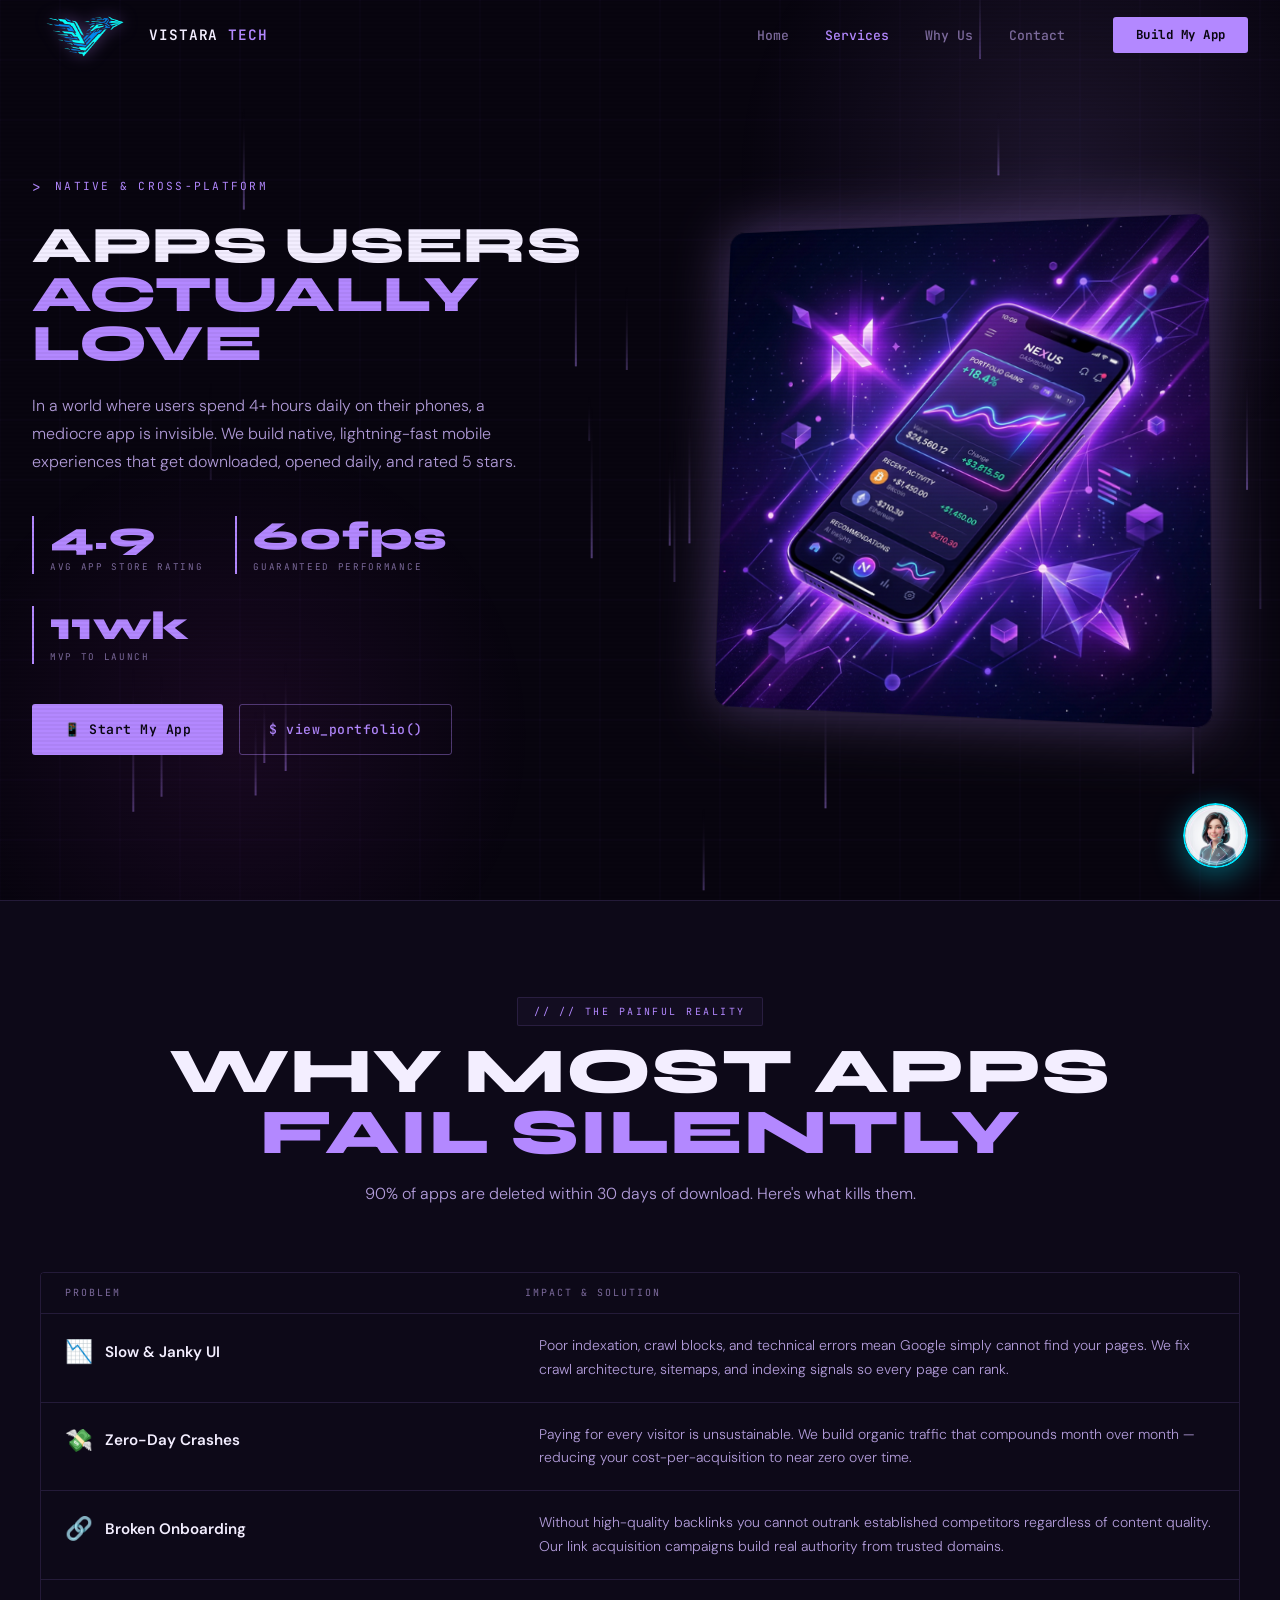
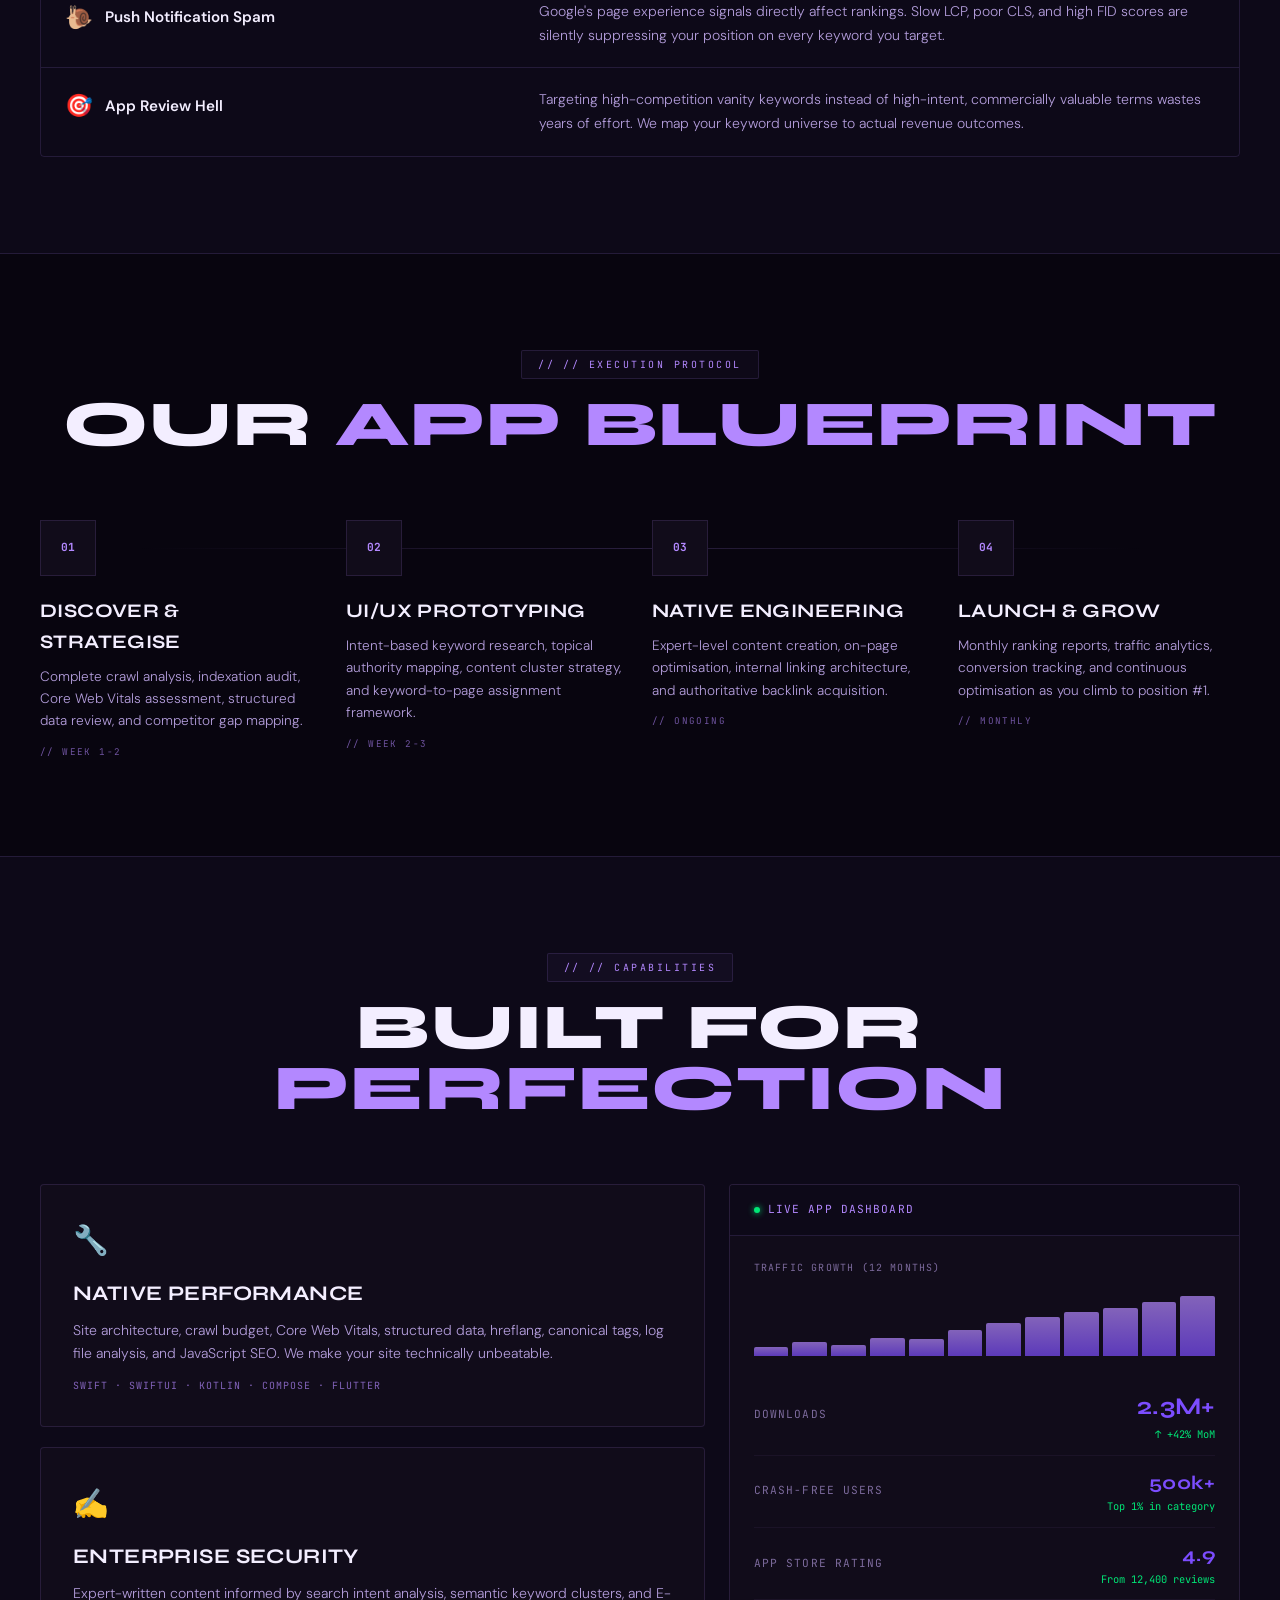
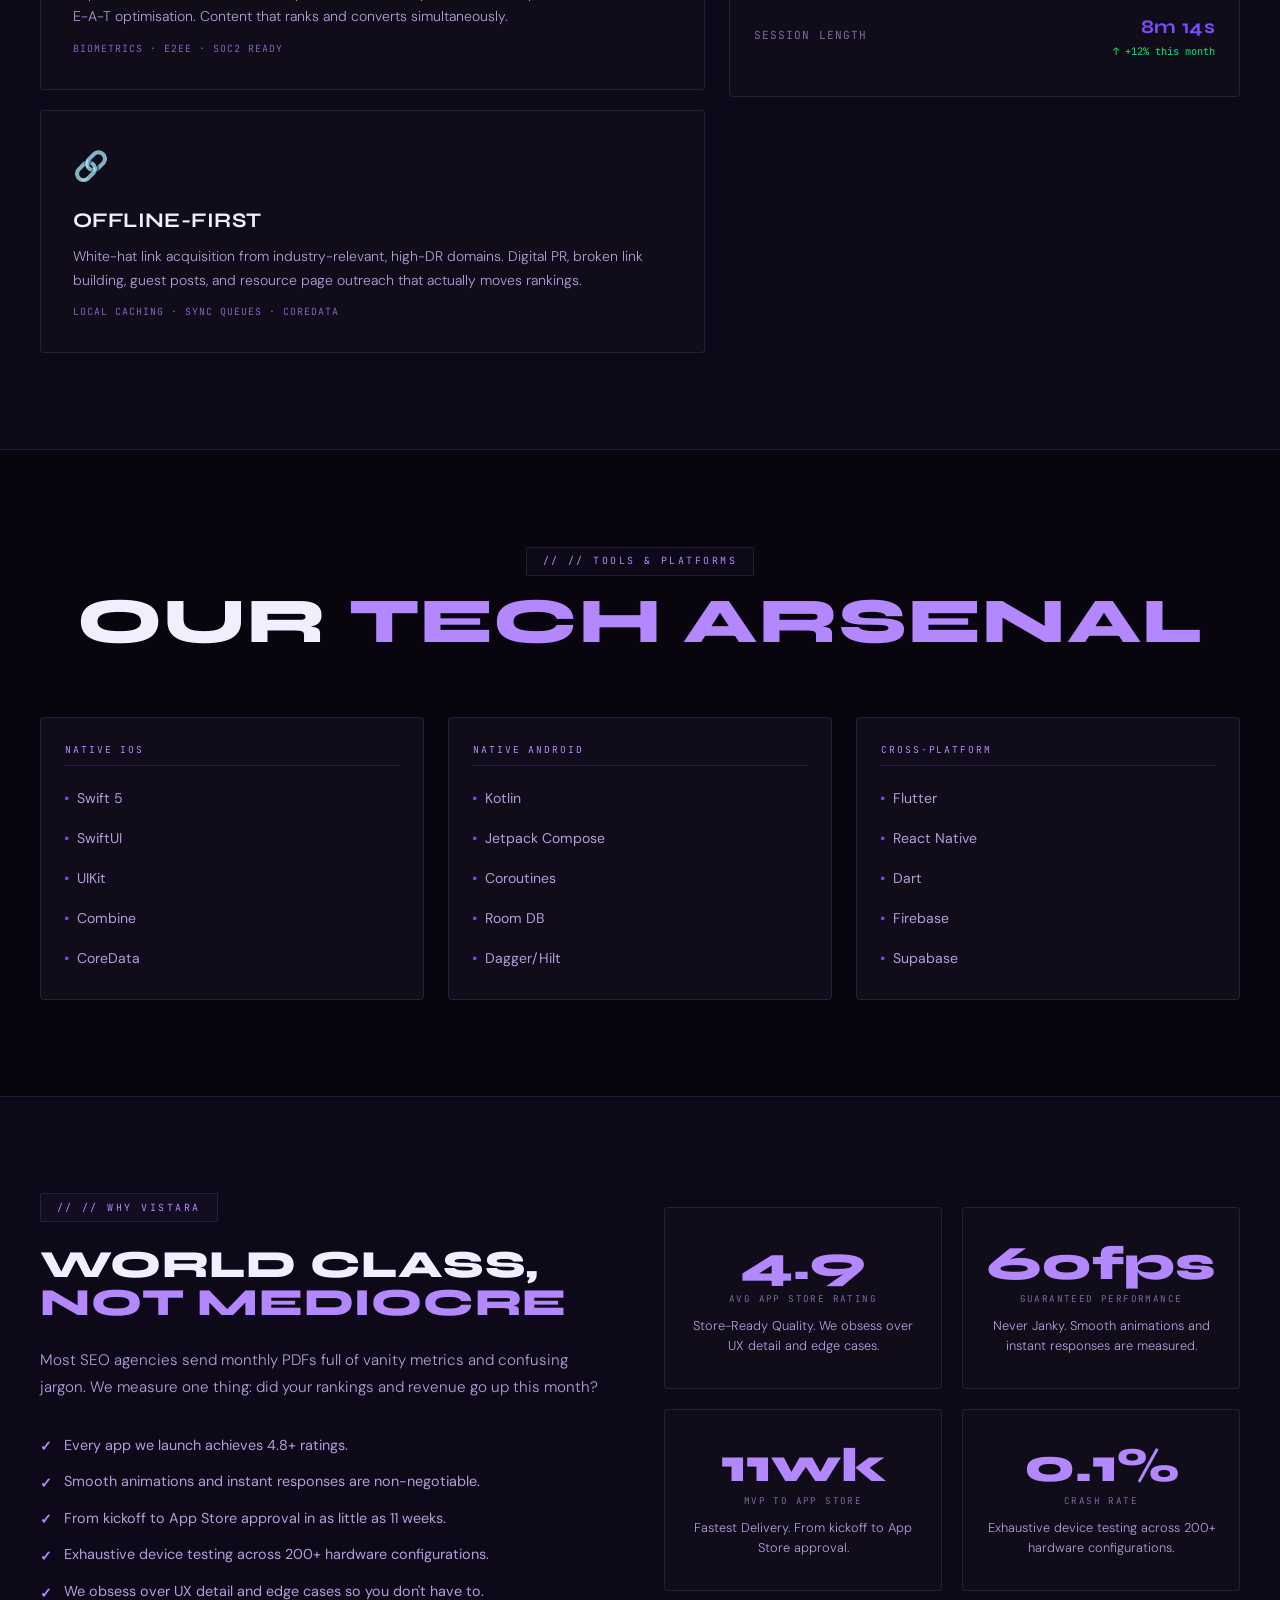
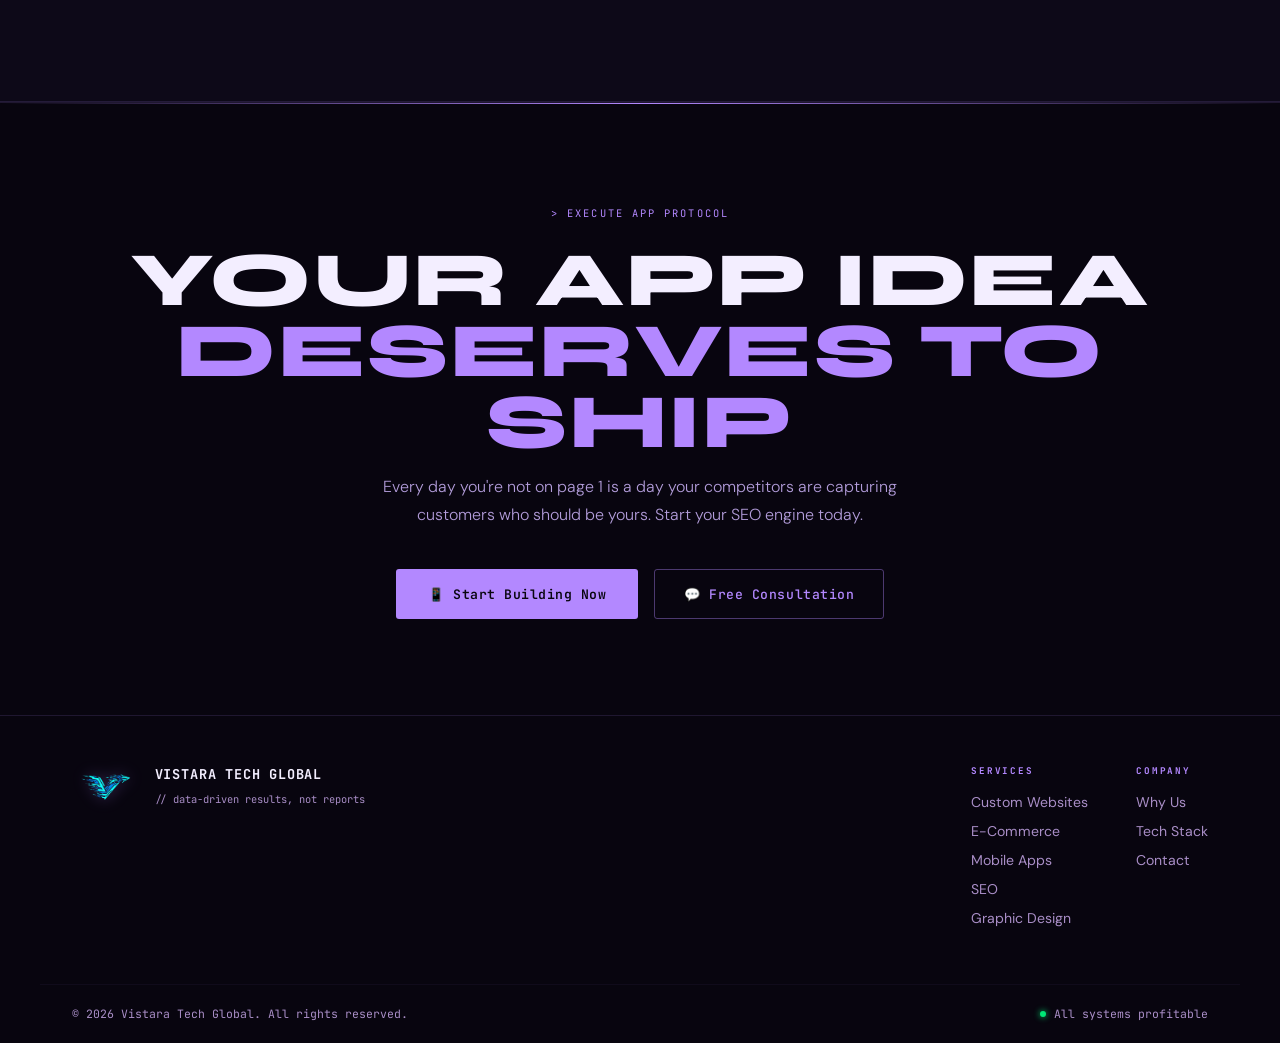
<file: service-mobile-apps.html>
<!DOCTYPE html>
<html lang="en">

<head>
  <meta charset="UTF-8" />
  <meta name="viewport" content="width=device-width,initial-scale=1.0" />
  <meta name="description"
    content="Native Android & iOS apps that users love. Built with Flutter, Swift and Kotlin by Vistara Tech Global." />
  <title>Mobile Apps | Vistara Tech Global</title>
  <link rel="preconnect" href="https://fonts.googleapis.com" />
  <link href="https://fonts.googleapis.com/css2?family=Syne:wght@400;600;700;800&family=DM+Sans:wght@300;400;500;600&family=JetBrains+Mono:wght@400;500&display=swap" rel="stylesheet" />
  <link rel="stylesheet" href="veeha.css" />
  <style>
    /* ============ SEO PAGE — AMBER TERMINAL THEME ============ */
    :root {
      --am: #b388ff;
      --am2: #7c4dff;
      --am3: #e040fb;
      --am4: #d4b5ff;
      --ag: rgba(179, 136, 255, 0.28);
      --bg: #08050f;
      --bg2: #0d0918;
      --card: #110c1a;
      --border: rgba(179, 136, 255, 0.14);
      --border-h: rgba(179, 136, 255, 0.4);
      --txt: #f3eeff;
      --txt2: #b39ddb;
      --txt3: #7c6a9c;
      --txt4: #a98ec7;
      --green: #00e676;
      --font-h: 'Syne', sans-serif;
      --font-b: 'DM Sans', sans-serif;
      --font-m: 'JetBrains Mono', monospace;
      --tr: 0.3s cubic-bezier(0.4, 0, 0.2, 1);
    }

    *,
    *::before,
    *::after {
      box-sizing: border-box;
      margin: 0;
      padding: 0
    }

    html {
      scroll-behavior: smooth;
      overflow-x: hidden
    }

    body {
      background: var(--bg);
      color: var(--txt);
      font-family: var(--font-b);
      overflow-x: hidden;
      line-height: 1.6
    }

    ::-webkit-scrollbar {
      width: 4px
    }

    ::-webkit-scrollbar-thumb {
      background: var(--am2)
    }

    ::selection {
      background: var(--ag);
      color: var(--am)
    }

    /* mobile apps particle canvas */
    #ma-canvas {
      position: fixed;
      top: 0;
      left: 0;
      width: 100%;
      height: 100%;
      pointer-events: none;
      z-index: 0;
      opacity: 1
    }

    /* SCANLINE EFFECT */
    body::after {
      content: '';
      position: fixed;
      inset: 0;
      background: repeating-linear-gradient(0deg, transparent, transparent 2px, rgba(0, 0, 0, .1) 2px, rgba(0, 0, 0, .1) 4px);
      pointer-events: none;
      z-index: 10;
      opacity: .4
    }

    /* AMBIENT */
    .amb {
      position: fixed;
      inset: 0;
      pointer-events: none;
      z-index: 0
    }

    .amb::before {
      content: '';
      position: absolute;
      top: -20%;
      right: -10%;
      width: 700px;
      height: 700px;
      background: radial-gradient(circle, rgba(179, 136, 255, .12), transparent 65%);
      border-radius: 50%;
      animation: floatGlow 15s ease-in-out infinite alternate;
    }

    .amb::after {
      content: '';
      position: absolute;
      bottom: -15%;
      left: -5%;
      width: 600px;
      height: 600px;
      background: radial-gradient(circle, rgba(224, 64, 251, .08), transparent 70%);
      border-radius: 50%;
      animation: floatGlow 12s ease-in-out infinite alternate-reverse;
    }

    @keyframes floatGlow {
      0% { transform: translate(0, 0) scale(1); opacity: 0.4; }
      50% { transform: translate(30px, 15px) scale(1.1); opacity: 0.7; }
      100% { transform: translate(-15px, 30px) scale(0.95); opacity: 0.4; }
    }

    /* DATA STREAMS */
    .data-stream {
      position: fixed;
      width: 1.5px;
      height: 40vh;
      background: linear-gradient(180deg, transparent, rgba(179, 136, 255, 0.4), transparent);
      z-index: 1;
      pointer-events: none;
      opacity: 0;
      animation: dataFall 6s linear infinite;
    }

    .data-stream::after {
      content: '';
      position: absolute;
      bottom: 0;
      left: -1px;
      width: 4px;
      height: 14px;
      background: var(--am);
      border-radius: 4px;
      box-shadow: 0 0 12px var(--am);
    }

    @keyframes dataFall {
      0% { transform: translateY(-100vh); opacity: 0; }
      15% { opacity: 1; }
      85% { opacity: 0.8; }
      100% { transform: translateY(120vh); opacity: 0; }
    }

    .stream-1 { left: 12%; animation-duration: 5.5s; animation-delay: 0.2s; }
    .stream-2 { left: 32%; animation-duration: 7s; animation-delay: 1.8s; }
    .stream-3 { left: 52%; animation-duration: 5s; animation-delay: 0.7s; }
    .stream-4 { left: 72%; animation-duration: 8.5s; animation-delay: 2.5s; }
    .stream-5 { left: 88%; animation-duration: 6s; animation-delay: 1.1s; }

    /* NAV */
    nav {
      position: fixed;
      top: 0;
      left: 0;
      right: 0;
      z-index: 1000;
      transition: background var(--tr)
    }

    nav.sc {
      background: rgba(8, 5, 15, .96);
      backdrop-filter: blur(20px);
      border-bottom: 1px solid var(--border)
    }

    .nc {
      max-width: 1400px;
      margin: 0 auto;
      padding: 0 2rem;
      height: 70px;
      display: flex;
      align-items: center;
      gap: 2rem
    }

    .nl {
      display: flex;
      align-items: center;
      gap: .75rem;
      text-decoration: none;
      flex-shrink: 0
    }

    .li {
      height: 40px;
      filter: drop-shadow(0 0 8px rgba(179, 136, 255, .5))
    }

    .lt {
      font-family: var(--font-m);
      font-size: .9rem;
      font-weight: 600;
      letter-spacing: .06em;
      color: var(--txt)
    }

    .lt span {
      color: var(--am)
    }

    ul.nls {
      display: flex;
      align-items: center;
      gap: .25rem;
      list-style: none;
      margin-left: auto
    }

    .nk {
      color: var(--txt3);
      text-decoration: none;
      font-family: var(--font-m);
      font-size: .82rem;
      font-weight: 500;
      padding: .5rem 1rem;
      border-radius: 4px;
      transition: color var(--tr)
    }

    .nk:hover,
    .nk.active {
      color: var(--am)
    }

    .nct {
      font-family: var(--font-m);
      font-size: .78rem;
      font-weight: 700;
      color: var(--bg);
      background: var(--am);
      padding: .5rem 1.4rem;
      border-radius: 3px;
      text-decoration: none;
      transition: all var(--tr);
      flex-shrink: 0;
      letter-spacing: .04em
    }

    .nct:hover {
      background: var(--am3);
      box-shadow: 0 0 16px var(--ag)
    }

    .hbtn {
      display: none;
      flex-direction: column;
      gap: 5px;
      background: none;
      border: none;
      cursor: pointer;
      padding: .25rem;
      margin-left: auto
    }

    .hbtn span {
      display: block;
      width: 22px;
      height: 2px;
      background: var(--am);
      transition: all var(--tr)
    }

    .hbtn.open span:nth-child(1) {
      transform: translateY(7px) rotate(45deg)
    }

    .hbtn.open span:nth-child(2) {
      opacity: 0
    }

    .hbtn.open span:nth-child(3) {
      transform: translateY(-7px) rotate(-45deg)
    }

    /* ============ HERO — TERMINAL SPLIT ============ */
    .hero {
      display: grid;
      grid-template-columns: 1fr 1fr;
      align-items: center;
      gap: 3rem;
      padding: 70px 2rem 40px !important;
      max-width: 1300px;
      margin: 0 auto;
      height: 100vh;
      position: relative;
      z-index: 2;
      overflow: hidden;
    }

    .hero-eyebrow {
      font-family: var(--font-m);
      font-size: .7rem;
      letter-spacing: .2em;
      color: var(--am);
      text-transform: uppercase;
      margin-bottom: 1.5rem;
      display: flex;
      align-items: center;
      gap: .75rem
    }

    .hero-eyebrow::before {
      content: '>';
      font-size: .9rem
    }

    .hero-title {
      font-family: var(--font-h);
      font-size: clamp(2.5rem, 4vw, 4.5rem);
      font-weight: 800;
      line-height: .95;
      letter-spacing: .01em;
      color: var(--txt);
      margin-bottom: 1.5rem;
      text-transform: uppercase;
    }

    .hero-title em {
      color: var(--am);
      font-style: normal;
      display: block;
      position: relative;
      animation: maTitleGlitch 3.1s infinite steps(2, end);
    }

    @keyframes maTitleGlitch {
      0%, 88%, 100% {
        text-shadow: none;
        opacity: 1;
      }
      90% {
        text-shadow: -1px 0 10px rgba(179, 136, 255, 0.9);
        opacity: 0.75;
      }
      94% {
        text-shadow: 1px 0 12px rgba(224, 64, 251, 0.9);
        opacity: 0.9;
      }
      96% {
        text-shadow: 0 0 16px rgba(179, 136, 255, 1);
        opacity: 0.8;
      }
    }

    .hero-sub {
      font-family: var(--font-b);
      font-size: 1rem;
      color: var(--txt2);
      max-width: 500px;
      line-height: 1.75;
      margin-bottom: 2.5rem;
      font-weight: 300
    }

    .hero-stats-row {
      display: flex;
      gap: 2rem;
      margin-bottom: 2.5rem;
      flex-wrap: wrap
    }

    .hs-item {
      border-left: 2px solid var(--am);
      padding-left: 1rem
    }

    .hs-val {
      font-family: var(--font-h);
      font-size: 2.5rem;
      font-weight: 800;
      color: var(--am);
      letter-spacing: .01em;
      line-height: 1
    }

    .hs-lbl {
      font-family: var(--font-m);
      font-size: .58rem;
      letter-spacing: .18em;
      color: var(--txt3);
      text-transform: uppercase;
      margin-top: .2rem
    }

    .hero-btns {
      display: flex;
      gap: 1rem;
      flex-wrap: wrap
    }

    .btn-am {
      font-family: var(--font-m);
      font-size: .82rem;
      font-weight: 600;
      color: var(--bg);
      background: var(--am);
      padding: .85rem 2rem;
      border-radius: 3px;
      text-decoration: none;
      transition: all var(--tr);
      display: inline-flex;
      align-items: center;
      gap: .6rem;
      letter-spacing: .04em
    }

    .btn-am:hover {
      background: var(--am3);
      box-shadow: 0 0 28px var(--ag);
      transform: translateY(-2px)
    }

    .btn-am-out {
      font-family: var(--font-m);
      font-size: .82rem;
      font-weight: 500;
      color: var(--am);
      border: 1px solid rgba(179, 136, 255, .4);
      padding: .85rem 1.8rem;
      border-radius: 3px;
      text-decoration: none;
      transition: all var(--tr);
      display: inline-flex;
      align-items: center;
      gap: .6rem;
      letter-spacing: .04em
    }

    .btn-am-out:hover {
      background: rgba(179, 136, 255, .06);
      transform: translateY(-2px);
      border-color: var(--am)
    }

    /* TERMINAL PANEL */
    .terminal {
      background: var(--card);
      border: 1px solid var(--border);
      border-radius: 8px;
      overflow: hidden;
      box-shadow: 0 0 40px rgba(179, 136, 255, .15), 0 40px 80px rgba(0, 0, 0, .6);
      transform-style: preserve-3d;
      animation: heroFloat 8s ease-in-out infinite;
    }

    @keyframes heroFloat {
      0%, 100% {
        transform: translateY(0) perspective(1000px) rotateY(-3deg) rotateX(2deg);
      }
      50% {
        transform: translateY(-20px) perspective(1000px) rotateY(3deg) rotateX(-2deg);
        box-shadow: 0 0 60px rgba(179, 136, 255, .3), 0 60px 100px rgba(0, 0, 0, .8);
      }
    }

    @keyframes textDynamicPulse {
      0% { filter: drop-shadow(0 0 5px rgba(179, 136, 255, 0.4)); transform: scale(1); }
      50% { filter: drop-shadow(0 0 15px rgba(224, 64, 251, 0.8)); transform: scale(1.02); }
      100% { filter: drop-shadow(0 0 5px rgba(179, 136, 255, 0.4)); transform: scale(1); }
    }

    h2.sh-title em, h2.fcta-title em, .hero-title em, .we-title em {
      animation: textDynamicPulse 4s ease-in-out infinite alternate;
      display: inline-block;
    }

    @media (min-width: 1025px) {
      .process-row { display: grid; grid-template-columns: repeat(4, 1fr) !important; gap: 1.5rem; }
      .process-row .proc-step:nth-child(1) { grid-column: span 1; }
      .process-row .proc-step:nth-child(2) { grid-column: span 1; }
      .process-row .proc-step:nth-child(3) { grid-column: span 1; }
      .process-row .proc-step:nth-child(4) { grid-column: span 1; }

      .tech-categories { display: grid; grid-template-columns: repeat(3, 1fr) !important; gap: 1.5rem; }
      .tech-categories .tech-cat:nth-child(1) { grid-column: span 1; }
      .tech-categories .tech-cat:nth-child(2) { grid-column: span 1; }
      .tech-categories .tech-cat:nth-child(3) { grid-column: span 1; }

      .why-stats-side { display: grid; grid-template-columns: 1fr 1fr !important; gap: 1.5rem; }
      .why-stats-side .ws-card:nth-child(1) { grid-column: span 1; }
      .why-stats-side .ws-card:nth-child(2) { grid-column: span 1; }
      .why-stats-side .ws-card:nth-child(3) { grid-column: span 1; }
      .why-stats-side .ws-card:nth-child(4) { grid-column: span 1; }
      
      /* Bento adjustment for features */
      .feat-2col { display: grid; grid-template-columns: 1.3fr 1fr !important; gap: 2rem; }
    }

    .terminal-bar {
      background: #160b28;
      border-bottom: 1px solid var(--border);
      padding: .75rem 1rem;
      display: flex;
      align-items: center;
      gap: .5rem
    }

    .t-dot {
      width: 10px;
      height: 10px;
      border-radius: 50%
    }

    .t-dot-r {
      background: #ff5f57
    }

    .t-dot-y {
      background: #febc2e
    }

    .t-dot-g {
      background: #28c840
    }

    .t-title {
      font-family: var(--font-m);
      font-size: .72rem;
      color: var(--txt4);
      margin-left: auto;
      margin-right: auto;
      letter-spacing: .05em
    }

    .terminal-body {
      padding: 1.5rem;
      font-family: var(--font-m);
      font-size: .78rem;
      line-height: 1.9
    }

    .t-line {
      display: flex;
      gap: .75rem;
      margin-bottom: .3rem
    }

    .t-prompt {
      color: var(--green);
      flex-shrink: 0
    }

    .t-cmd {
      color: var(--am)
    }

    .t-out {
      color: var(--txt2)
    }

    .t-comment {
      color: var(--txt4);
      font-style: italic
    }

    .t-success {
      color: var(--green)
    }

    .t-num {
      color: var(--am)
    }

    .t-cursor {
      display: inline-block;
      width: 8px;
      height: 14px;
      background: var(--am);
      animation: blink .7s step-end infinite;
      vertical-align: middle;
      margin-left: 2px
    }

    @keyframes blink {

      0%,
      50% {
        opacity: 1
      }

      51%,
      100% {
        opacity: 0
      }
    }

    .rank-bar {
      margin: 1rem 0;
      display: flex;
      flex-direction: column;
      gap: .5rem
    }

    .rank-row {
      display: flex;
      align-items: center;
      gap: .5rem;
    }

    .rank-kw {
      font-family: var(--font-m);
      font-size: .7rem;
      color: var(--txt3);
      width: 140px;
      flex-shrink: 0;
      white-space: nowrap;
      overflow: hidden;
      text-overflow: ellipsis
    }

    .rank-track {
      flex: 1;
      height: 6px;
      background: rgba(179, 136, 255, .08);
      border-radius: 3px;
      overflow: hidden
    }

    .rank-fill {
      height: 100%;
      background: linear-gradient(90deg, var(--am2), var(--am));
      border-radius: 3px;
      transition: width .8s ease
    }

    .rank-pos {
      font-family: var(--font-m);
      font-size: .68rem;
      color: var(--am);
      width: 24px;
      text-align: right;
      flex-shrink: 0
    }

    /* SECTION BASE */
    section {
      position: relative;
      z-index: 1;
      padding: 6rem 2rem
    }

    .wrap {
      max-width: 1200px;
      margin: 0 auto
    }

    .sh {
      text-align: center;
      margin-bottom: 4rem
    }

    .sh-label {
      font-family: var(--font-m);
      font-size: .62rem;
      letter-spacing: .25em;
      color: var(--am);
      text-transform: uppercase;
      display: inline-flex;
      align-items: center;
      gap: .5rem;
      margin-bottom: 1rem;
      padding: .35rem 1rem;
      border: 1px solid var(--border);
      border-radius: 2px;
      background: rgba(179, 136, 255, .04)
    }

    .sh-label::before {
      content: '//';
    }

    .sh-title {
      font-family: var(--font-h);
      font-size: clamp(2.2rem, 5vw, 4rem);
      font-weight: 800;
      color: var(--txt);
      line-height: .95;
      letter-spacing: .02em;
      text-transform: uppercase;
      margin-bottom: 1rem
    }

    .sh-title em {
      color: var(--am);
      font-style: normal
    }

    .sh-sub {
      font-family: var(--font-b);
      font-size: 1rem;
      color: var(--txt2);
      max-width: 560px;
      margin: 0 auto;
      font-weight: 300;
      line-height: 1.75
    }

    /* PAIN — DATA TABLE STYLE */
    .pain-table {
      border: 1px solid var(--border);
      border-radius: 4px;
      overflow: hidden
    }

    .pt-header {
      background: var(--bg2);
      border-bottom: 1px solid var(--border);
      display: grid;
      grid-template-columns: 2fr 3fr;
      padding: .75rem 1.5rem;
      font-family: var(--font-m);
      font-size: .62rem;
      letter-spacing: .2em;
      color: var(--txt3);
      text-transform: uppercase
    }

    .pt-row {
      display: grid;
      grid-template-columns: 2fr 3fr;
      padding: 1.25rem 1.5rem;
      border-bottom: 1px solid var(--border);
      transition: background var(--tr);
      gap: 1.5rem;
      align-items: start
    }

    .pt-row:last-child {
      border-bottom: none
    }

    .pt-row:hover {
      background: rgba(179, 136, 255, .03)
    }

    .pt-problem {
      font-family: var(--font-b);
      font-size: .95rem;
      font-weight: 600;
      color: var(--txt);
      display: flex;
      align-items: center;
      gap: .75rem
    }

    .pt-icon {
      font-size: 1.4rem;
      flex-shrink: 0
    }

    .pt-solution {
      font-family: var(--font-b);
      font-size: .875rem;
      color: var(--txt2);
      line-height: 1.7;
      font-weight: 300
    }

    /* PROCESS — HORIZONTAL NUMBERED */
    .process-row {
      display: grid;
      grid-template-columns: repeat(4, 1fr);
      gap: 1.5rem;
      position: relative
    }

    .process-row::before {
      content: '';
      position: absolute;
      top: 28px;
      left: 8%;
      right: 8%;
      height: 1px;
      background: linear-gradient(90deg, transparent, var(--am), transparent);
      opacity: .2
    }

    .proc-step {
      position: relative;
      z-index: 1
    }

    .proc-num {
      width: 56px;
      height: 56px;
      background: var(--card);
      border: 1px solid var(--border);
      display: flex;
      align-items: center;
      justify-content: center;
      font-family: var(--font-m);
      font-size: .7rem;
      font-weight: 700;
      color: var(--am);
      margin-bottom: 1.25rem;
      transition: all var(--tr)
    }

    .proc-step:hover .proc-num {
      border-color: var(--am);
      box-shadow: 0 0 20px var(--ag)
    }

    .proc-title {
      font-family: var(--font-h);
      font-size: 1.2rem;
      font-weight: 700;
      color: var(--txt);
      text-transform: uppercase;
      letter-spacing: .02em;
      margin-bottom: .5rem
    }

    .proc-desc {
      font-family: var(--font-b);
      font-size: .85rem;
      color: var(--txt2);
      line-height: 1.65;
      font-weight: 300
    }

    .proc-tag {
      margin-top: .75rem;
      font-family: var(--font-m);
      font-size: .58rem;
      letter-spacing: .15em;
      color: var(--am);
      opacity: .6;
      text-transform: uppercase
    }

    /* FEATURES — ASYMMETRIC */
    .feat-2col {
      display: grid;
      grid-template-columns: 1.2fr 1fr;
      gap: 1.5rem;
      align-items: start
    }

    .feat-left {
      display: flex;
      flex-direction: column;
      gap: 1.25rem
    }

    .feat-card-h {
      background: var(--card);
      border: 1px solid var(--border);
      border-radius: 4px;
      padding: 2rem;
      transition: all var(--tr);
      position: relative;
      overflow: hidden
    }

    .feat-card-h::before {
      content: '';
      position: absolute;
      left: 0;
      top: 0;
      bottom: 0;
      width: 3px;
      background: var(--am);
      transform: scaleY(0);
      transform-origin: top;
      transition: transform .35s ease
    }

    .feat-card-h:hover::before {
      transform: scaleY(1)
    }

    .feat-card-h:hover {
      border-color: var(--border-h);
      transform: translateX(4px)
    }

    .feat-emoji {
      font-size: 1.8rem;
      margin-bottom: .9rem;
      display: block
    }

    .feat-title {
      font-family: var(--font-h);
      font-size: 1.3rem;
      font-weight: 700;
      color: var(--txt);
      text-transform: uppercase;
      letter-spacing: .02em;
      margin-bottom: .5rem
    }

    .feat-text {
      font-family: var(--font-b);
      font-size: .875rem;
      color: var(--txt2);
      line-height: 1.7;
      font-weight: 300
    }

    .feat-m {
      font-family: var(--font-m);
      font-size: .62rem;
      color: var(--am);
      opacity: .7;
      margin-top: .75rem;
      letter-spacing: .1em;
      text-transform: uppercase
    }

    /* Dashboard widget */
    .seo-dashboard {
      background: var(--card);
      border: 1px solid var(--border);
      border-radius: 4px;
      overflow: hidden;
      position: sticky;
      top: 90px
    }

    .db-header {
      background: var(--bg2);
      border-bottom: 1px solid var(--border);
      padding: 1rem 1.5rem;
      font-family: var(--font-m);
      font-size: .7rem;
      color: var(--am);
      letter-spacing: .1em;
      text-transform: uppercase;
      display: flex;
      align-items: center;
      gap: .5rem
    }

    .db-dot {
      width: 6px;
      height: 6px;
      border-radius: 50%;
      background: var(--green);
      box-shadow: 0 0 6px var(--green);
      animation: pulse 2s infinite
    }

    @keyframes pulse {

      0%,
      100% {
        opacity: 1
      }

      50% {
        opacity: .4
      }
    }

    .db-body {
      padding: 1.5rem
    }

    .db-metric {
      display: flex;
      justify-content: space-between;
      align-items: center;
      padding: .75rem 0;
      border-bottom: 1px solid rgba(179, 136, 255, .06)
    }

    .db-metric:last-child {
      border-bottom: none
    }

    .db-label {
      font-family: var(--font-m);
      font-size: .7rem;
      color: var(--txt3);
      text-transform: uppercase;
      letter-spacing: .1em
    }

    .db-val {
      font-family: var(--font-h);
      font-size: 1.5rem;
      font-weight: 700;
      color: var(--am2);
      letter-spacing: .02em
    }

    .db-delta {
      font-family: var(--font-m);
      font-size: .65rem;
      color: var(--green)
    }

    .db-chart {
      height: 60px;
      margin: 1.25rem 0;
      display: flex;
      align-items: flex-end;
      gap: 4px
    }

    .dc-bar {
      flex: 1;
      background: linear-gradient(180deg, var(--am), var(--am2));
      border-radius: 2px 2px 0 0;
      opacity: .7;
      transition: opacity var(--tr)
    }

    .dc-bar:hover {
      opacity: 1
    }

    /* TECH */
    .tech-categories {
      display: grid;
      grid-template-columns: repeat(3, 1fr);
      gap: 1.5rem
    }

    .tech-cat {
      background: var(--card);
      border: 1px solid var(--border);
      border-radius: 4px;
      padding: 1.5rem
    }

    .tc-label {
      font-family: var(--font-m);
      font-size: .6rem;
      letter-spacing: .2em;
      color: var(--am);
      text-transform: uppercase;
      margin-bottom: 1rem;
      padding-bottom: .5rem;
      border-bottom: 1px solid var(--border)
    }

    .tc-items {
      display: flex;
      flex-direction: column;
      gap: .5rem
    }

    .tc-item {
      font-family: var(--font-b);
      font-size: .88rem;
      color: var(--txt2);
      display: flex;
      align-items: center;
      gap: .5rem;
      padding: .3rem 0;
      transition: color var(--tr)
    }

    .tc-item:hover {
      color: var(--am)
    }

    .tc-item::before {
      content: '■';
      font-size: .4rem;
      color: var(--am2)
    }

    /* WHY US — EDITORIAL */
    .why-editorial {
      display: grid;
      grid-template-columns: 1fr 1fr;
      gap: 3rem;
      align-items: center
    }



    .we-title {
      font-family: var(--font-h);
      font-size: clamp(1.8rem, 3vw, 3rem);
      font-weight: 800;
      color: var(--txt);
      line-height: 1;
      text-transform: uppercase;
      letter-spacing: .02em;
      margin-bottom: 1.5rem
    }

    .we-title em {
      color: var(--am);
      font-style: normal
    }

    .we-desc {
      font-family: var(--font-b);
      font-size: .95rem;
      color: var(--txt2);
      line-height: 1.8;
      font-weight: 300;
      margin-bottom: 2rem
    }

    .we-points {
      display: flex;
      flex-direction: column;
      gap: .75rem
    }

    .we-point {
      display: flex;
      align-items: flex-start;
      gap: .75rem;
      font-family: var(--font-b);
      font-size: .9rem;
      color: var(--txt2)
    }

    .we-point::before {
      content: '✓';
      color: var(--am);
      font-weight: 700;
      flex-shrink: 0;
      margin-top: .1rem
    }

    .why-stats-side {
      display: grid;
      grid-template-columns: 1fr 1fr;
      gap: 1.25rem
    }

    .ws-card {
      background: var(--card);
      border: 1px solid var(--border);
      border-radius: 4px;
      padding: 2rem 1.5rem;
      text-align: center;
      transition: all var(--tr)
    }

    .ws-card:hover {
      border-color: var(--border-h);
      transform: translateY(-4px)
    }

    .ws-val {
      font-family: var(--font-h);
      font-size: 3rem;
      font-weight: 800;
      color: var(--am);
      line-height: 1
    }

    .ws-lbl {
      font-family: var(--font-m);
      font-size: .58rem;
      letter-spacing: .15em;
      color: var(--txt3);
      text-transform: uppercase;
      margin-top: .25rem;
      margin-bottom: .6rem
    }

    .ws-desc {
      font-family: var(--font-b);
      font-size: .8rem;
      color: var(--txt2);
      line-height: 1.55;
      font-weight: 300
    }

    /* FINAL CTA */
    .fcta {
      text-align: center;
      position: relative;
      overflow: hidden;
      border-top: 1px solid var(--border)
    }

    .fcta::before {
      content: '';
      position: absolute;
      top: 0;
      left: 0;
      right: 0;
      height: 1px;
      background: linear-gradient(90deg, transparent, var(--am), transparent)
    }

    .fcta-eyebrow {
      font-family: var(--font-m);
      font-size: .65rem;
      letter-spacing: .2em;
      color: var(--am);
      text-transform: uppercase;
      display: inline-flex;
      align-items: center;
      gap: .5rem;
      margin-bottom: 1.5rem
    }

    .fcta-eyebrow::before {
      content: '>';
    }

    .fcta-title {
      font-family: var(--font-h);
      font-size: clamp(2.5rem, 6vw, 5.5rem);
      font-weight: 800;
      line-height: .92;
      letter-spacing: .02em;
      text-transform: uppercase;
      color: var(--txt);
      margin-bottom: 1rem
    }

    .fcta-title em {
      color: var(--am);
      font-style: normal;
      display: block
    }

    .fcta-sub {
      font-family: var(--font-b);
      font-size: 1rem;
      color: var(--txt2);
      max-width: 520px;
      margin: 0 auto 2.5rem;
      font-weight: 300;
      line-height: 1.75
    }

    /* FOOTER */
    footer {
      position: relative;
      z-index: 1;
      border-top: 1px solid var(--border)
    }

    .ftp {
      max-width: 1200px;
      margin: 0 auto;
      padding: 3rem 2rem;
      display: flex;
      gap: 3rem;
      flex-wrap: wrap;
      justify-content: space-between;
      align-items: flex-start
    }

    .fb {
      display: flex;
      align-items: center;
      gap: 1rem
    }

    .fli {
      height: 38px;
      filter: drop-shadow(0 0 8px rgba(179, 136, 255, .4))
    }

    .fn {
      font-family: var(--font-m);
      font-size: .85rem;
      font-weight: 700;
      letter-spacing: .06em;
      color: var(--txt)
    }

    .ftag {
      font-family: var(--font-m);
      font-size: .65rem;
      color: var(--txt4);
      margin-top: .3rem
    }

    .flg {
      display: flex;
      gap: 3rem;
      flex-wrap: wrap
    }

    .fc h4 {
      font-family: var(--font-m);
      font-size: .58rem;
      letter-spacing: .2em;
      color: var(--am);
      margin-bottom: .75rem;
      text-transform: uppercase
    }

    .fc a {
      display: block;
      font-family: var(--font-b);
      font-size: .88rem;
      color: var(--txt4);
      text-decoration: none;
      margin-bottom: .4rem;
      transition: color var(--tr)
    }

    .fc a:hover {
      color: var(--am)
    }

    .ftb {
      max-width: 1200px;
      margin: 0 auto;
      padding: 1.25rem 2rem;
      border-top: 1px solid rgba(179, 136, 255, .05);
      display: flex;
      justify-content: space-between;
      align-items: center;
      flex-wrap: wrap;
      gap: 1rem;
      font-family: var(--font-m);
      font-size: .72rem;
      color: var(--txt4)
    }

    .fst {
      display: flex;
      align-items: center;
      gap: .5rem
    }

    .sdt {
      width: 6px;
      height: 6px;
      background: var(--green);
      border-radius: 50%;
      box-shadow: 0 0 6px var(--green);
      animation: pulse 2s infinite
    }

    .reveal {
      opacity: 0;
      transform: translateY(28px);
      transition: opacity .65s ease, transform .65s ease
    }

    .reveal.visible {
      opacity: 1;
      transform: translateY(0)
    }

    @media(max-width:1100px) {
      .terminal {
        display: none
      }
    }

    @media(max-width:1024px) {
      .hero {
        grid-template-columns: 1fr;
        padding-top: 8rem;
        text-align: center;
      }

      .hero-sub, .hero-btns, .hero-stats-row {
        justify-content: center;
        margin-left: auto;
        margin-right: auto;
      }

      .terminal {
        display: none
      }

      .process-row {
        grid-template-columns: repeat(2, 1fr) !important;
      }

      .tech-categories {
        grid-template-columns: repeat(2, 1fr) !important;
      }

      .why-editorial {
        grid-template-columns: 1fr;
        gap: 2rem;
      }
      
      .why-stats-side {
        grid-template-columns: 1fr 1fr !important;
      }
    }

    @media(max-width:768px) {
      section {
        padding: 4rem 1.25rem
      }

      .hero-title {
        font-size: clamp(2.5rem, 10vw, 4rem);
      }

      .process-row {
        grid-template-columns: 1fr !important;
      }

      .process-row::before {
        display: none
      }

      .pt-header {
        display: none
      }

      .pt-row {
        grid-template-columns: 1fr
      }

      .tech-categories {
        grid-template-columns: 1fr !important;
      }

      .why-stats-side {
        grid-template-columns: 1fr !important;
      }

      ul.nls {
        display: none;
        position: fixed;
        top: 70px;
        left: 0;
        right: 0;
        background: rgba(10, 8, 0, .97);
        backdrop-filter: blur(20px);
        flex-direction: column;
        padding: 1.5rem;
        gap: .5rem;
        border-bottom: 1px solid var(--border)
      }

      ul.nls.open {
        display: flex
      }

      .hbtn {
        display: flex
      }

      .nct {
        display: none
      }
    }

    @media(max-width:480px) {
      .hero {
        padding: 7rem 1.25rem 3rem
      }

      .hero-title {
        font-size: clamp(2.2rem, 12vw, 3.5rem)
      }

      .hero-stats-row {
        gap: 1.5rem;
        justify-content: center;
      }
      
      .hs-item {
        padding-left: 0.75rem;
      }
      
      .hs-val {
        font-size: 2rem;
      }
    }

    @media(max-width:480px) {
      .hero { 
        padding-top: 130px !important;
        padding-bottom: 25px !important;
        min-height: 100dvh !important;
        height: auto !important;
        display: flex !important;
        flex-direction: column !important;
        justify-content: flex-start !important;
        align-items: center !important;
        overflow: visible !important;
      }
      .hero-left {
        width: 100%;
        display: flex;
        flex-direction: column;
        align-items: center;
        text-align: center;
      }
      .hero-image-wrapper { display: none !important; }
      .hero-title { font-size: clamp(1.8rem, 8vw, 2.5rem); line-height: 1.1; margin-bottom: 1rem }
      .hero-sub { font-size: 0.88rem; margin-bottom: 1.25rem }
      .hero-stats-row { flex-direction: column; gap: 0.75rem; width: 100% }
      .hs-item { border-left: none; border-bottom: 2px solid var(--am); padding: 0 0 0.5rem 0; width: 100% }
      .hs-val { font-size: 1.6rem }
      .hero-btns { flex-direction: column; width: 100%; gap: 0.75rem }
      .btn-am, .btn-am-out { width: 100%; justify-content: center; padding: 0.8rem }
      .process-row, .tech-categories, .why-stats-side, .ind-grid, .pt-row { 
        grid-template-columns: 1fr !important; 
      }
    }
  
    .hero-image-wrapper {
      position: relative;
      display: flex;
      justify-content: center;
      align-items: center;
      perspective: 1000px;
    }
    
    .hero-app-img {
      max-width: 85%;
      max-height: 550px;
      object-fit: cover;
      height: auto;
      border-radius: 16px;
      box-shadow: 0 0 60px rgba(179, 136, 255, 0.4), 0 30px 60px rgba(0, 0, 0, 0.6);
      border: 1px solid var(--border);
      animation: float 6s ease-in-out infinite;
      transform-style: preserve-3d;
      transform: rotateY(-10deg) rotateX(5deg);
    }
    
    @keyframes float {
      0%, 100% { transform: translateY(0) rotateY(-10deg) rotateX(5deg); }
      50% { transform: translateY(-15px) rotateY(-10deg) rotateX(5deg); }
    }
    
    @media(max-width: 1024px) {
      .hero {
        display: flex !important;
        flex-direction: column-reverse; /* Reverses the DOM order: image (bottom in DOM) becomes top */
        text-align: center;
        gap: 2.5rem;
        margin: 0 auto;
        padding-top: 7rem;
      }
      .hero-left {
        display: flex;
        flex-direction: column;
        align-items: center;
      }
      .hero-image-wrapper {
        width: 100%;
        margin-bottom: 25px; /* Spacing between image and text */
      }
      .hero-app-img {
        max-width: 70%; /* Slightly smaller on mobile to keep focus */
      }
      .hero-eyebrow {
        justify-content: center;
      }
      .hero-stats-row {
        justify-content: center;
        gap: 1.5rem;
      }
      .hero-btns {
        justify-content: center;
        width: 100%;
      }
      .hero-sub {
        margin-left: auto;
        margin-right: auto;
      }
    }
    
</style>
</head>

<body>
  <canvas id="ma-canvas"></canvas>
  <div class="amb"></div>
  <div class="data-stream stream-1"></div>
  <div class="data-stream stream-2"></div>
  <div class="data-stream stream-3"></div>
  <div class="data-stream stream-4"></div>
  <div class="data-stream stream-5"></div>

  <nav id="nav">
    <div class="nc">
      <a href="index.html" class="nl">
        <img src="WWW.VISTARATECHGLOBAL.COM-removebg-preview.png" alt="Vistara Tech Global" class="li" />
        <span class="lt">VISTARA <span>TECH</span></span>
      </a>
      <ul class="nls" id="nls">
        <li><a href="index.html" class="nk">Home</a></li>
        <li><a href="index.html#services" class="nk active">Services</a></li>
        <li><a href="index.html#why-us" class="nk">Why Us</a></li>
        <li><a href="index.html#contact" class="nk">Contact</a></li>
      </ul>
      <a href="index.html#contact" class="nct">Build My App</a>
      <button class="hbtn" id="hbtn" aria-label="Menu"><span></span><span></span><span></span></button>
    </div>
  </nav>

  <!-- HERO -->
  <section class="hero" id="home">
    <div class="hero-left">
      <div class="hero-eyebrow">NATIVE & CROSS-PLATFORM</div>
      <h1 class="hero-title">Apps Users<br><em>Actually Love</em></h1>
      <p class="hero-sub">In a world where users spend 4+ hours daily on their phones, a mediocre app is invisible. We build native, lightning-fast mobile experiences that get downloaded, opened daily, and rated 5 stars.</p>
      <div class="hero-stats-row">
        <div class="hs-item">
          <div class="hs-val">4.9</div>
          <div class="hs-lbl">Avg App Store Rating</div>
        </div>
        <div class="hs-item">
          <div class="hs-val">60fps</div>
          <div class="hs-lbl">Guaranteed Performance</div>
        </div>
        <div class="hs-item">
          <div class="hs-val">11wk</div>
          <div class="hs-lbl">MVP to Launch</div>
        </div>
      </div>
      <div class="hero-btns">
        <a href="index.html#contact" class="btn-am" id="hbtn-primary">📱 Start My App</a>
        <a href="index.html#contact" class="btn-am-out" id="hbtn-secondary">$ view_portfolio()</a>
      </div>
    </div>

    <!-- Terminal widget -->
    <div class="hero-image-wrapper">
      <img src="mobile-hero-app.png" alt="Sleek Mobile App Interface" class="hero-app-img" />
    </div>
  </section>

  <!-- PAIN POINTS TABLE -->
  <section id="pain"
    style="background:var(--bg2);border-top:1px solid var(--border);border-bottom:1px solid var(--border)">
    <div class="wrap">
      <div class="sh reveal">
        <div class="sh-label">// THE PAINFUL REALITY</div>
        <h2 class="sh-title">Why Most Apps <em>Fail Silently</em></h2>
        <p class="sh-sub">90% of apps are deleted within 30 days of download. Here's what kills them.</p>
      </div>
      <div class="pain-table reveal">
        <div class="pt-header"><span>PROBLEM</span><span>IMPACT &amp; SOLUTION</span></div>
        <div class="pt-row">
          <div class="pt-problem"><span class="pt-icon">📉</span>Slow & Janky UI</div>
          <p class="pt-solution">Poor indexation, crawl blocks, and technical errors mean Google simply cannot find your
            pages. We fix crawl architecture, sitemaps, and indexing signals so every page can rank.</p>
        </div>
        <div class="pt-row">
          <div class="pt-problem"><span class="pt-icon">💸</span>Zero-Day Crashes</div>
          <p class="pt-solution">Paying for every visitor is unsustainable. We build organic traffic that compounds
            month over month — reducing your cost-per-acquisition to near zero over time.</p>
        </div>
        <div class="pt-row">
          <div class="pt-problem"><span class="pt-icon">🔗</span>Broken Onboarding</div>
          <p class="pt-solution">Without high-quality backlinks you cannot outrank established competitors regardless of
            content quality. Our link acquisition campaigns build real authority from trusted domains.</p>
        </div>
        <div class="pt-row">
          <div class="pt-problem"><span class="pt-icon">🐌</span>Push Notification Spam</div>
          <p class="pt-solution">Google's page experience signals directly affect rankings. Slow LCP, poor CLS, and high
            FID scores are silently suppressing your position on every keyword you target.</p>
        </div>
        <div class="pt-row">
          <div class="pt-problem"><span class="pt-icon">🎯</span>App Review Hell</div>
          <p class="pt-solution">Targeting high-competition vanity keywords instead of high-intent, commercially
            valuable terms wastes years of effort. We map your keyword universe to actual revenue outcomes.</p>
        </div>
      </div>
    </div>
  </section>

  <!-- PROCESS -->
  <section id="approach">
    <div class="wrap">
      <div class="sh reveal">
        <div class="sh-label">// EXECUTION PROTOCOL</div>
        <h2 class="sh-title">Our <em>App Blueprint</em></h2>
      </div>
      <div class="process-row reveal">
        <div class="proc-step">
          <div class="proc-num">01</div>
          <div class="proc-title">Discover & Strategise</div>
          <p class="proc-desc">Complete crawl analysis, indexation audit, Core Web Vitals assessment, structured data
            review, and competitor gap mapping.</p>
          <div class="proc-tag">// Week 1-2</div>
        </div>
        <div class="proc-step">
          <div class="proc-num">02</div>
          <div class="proc-title">UI/UX Prototyping</div>
          <p class="proc-desc">Intent-based keyword research, topical authority mapping, content cluster strategy, and
            keyword-to-page assignment framework.</p>
          <div class="proc-tag">// Week 2-3</div>
        </div>
        <div class="proc-step">
          <div class="proc-num">03</div>
          <div class="proc-title">Native Engineering</div>
          <p class="proc-desc">Expert-level content creation, on-page optimisation, internal linking architecture, and
            authoritative backlink acquisition.</p>
          <div class="proc-tag">// Ongoing</div>
        </div>
        <div class="proc-step">
          <div class="proc-num">04</div>
          <div class="proc-title">Launch & Grow</div>
          <p class="proc-desc">Monthly ranking reports, traffic analytics, conversion tracking, and continuous
            optimisation as you climb to position #1.</p>
          <div class="proc-tag">// Monthly</div>
        </div>
      </div>
    </div>
  </section>

  <!-- FEATURES + DASHBOARD -->
  <section id="feat"
    style="background:var(--bg2);border-top:1px solid var(--border);border-bottom:1px solid var(--border)">
    <div class="wrap">
      <div class="sh reveal">
        <div class="sh-label">// CAPABILITIES</div>
        <h2 class="sh-title">Built for <em>Perfection</em></h2>
      </div>
      <div class="feat-2col reveal">
        <div class="feat-left">
          <div class="feat-card-h">
            <span class="feat-emoji">🔧</span>
            <div class="feat-title">Native Performance</div>
            <p class="feat-text">Site architecture, crawl budget, Core Web Vitals, structured data, hreflang, canonical
              tags, log file analysis, and JavaScript SEO. We make your site technically unbeatable.</p>
            <div class="feat-m">Swift · SwiftUI · Kotlin · Compose · Flutter</div>
          </div>
          <div class="feat-card-h">
            <span class="feat-emoji">✍️</span>
            <div class="feat-title">Enterprise Security</div>
            <p class="feat-text">Expert-written content informed by search intent analysis, semantic keyword clusters,
              and E-E-A-T optimisation. Content that ranks and converts simultaneously.</p>
            <div class="feat-m">Biometrics · E2EE · SOC2 Ready</div>
          </div>
          <div class="feat-card-h">
            <span class="feat-emoji">🔗</span>
            <div class="feat-title">Offline-First</div>
            <p class="feat-text">White-hat link acquisition from industry-relevant, high-DR domains. Digital PR, broken
              link building, guest posts, and resource page outreach that actually moves rankings.</p>
            <div class="feat-m">Local Caching · Sync Queues · CoreData</div>
          </div>
        </div>
        <div class="seo-dashboard">
          <div class="db-header"><span class="db-dot"></span> LIVE APP DASHBOARD</div>
          <div class="db-body">
            <div
              style="font-family:var(--font-m);font-size:.62rem;color:var(--txt3);letter-spacing:.12em;text-transform:uppercase;margin-bottom:1rem">
              TRAFFIC GROWTH (12 MONTHS)</div>
            <div class="db-chart">
              <div class="dc-bar" style="height:15%"></div>
              <div class="dc-bar" style="height:22%"></div>
              <div class="dc-bar" style="height:18%"></div>
              <div class="dc-bar" style="height:30%"></div>
              <div class="dc-bar" style="height:28%"></div>
              <div class="dc-bar" style="height:42%"></div>
              <div class="dc-bar" style="height:55%"></div>
              <div class="dc-bar" style="height:65%"></div>
              <div class="dc-bar" style="height:72%"></div>
              <div class="dc-bar" style="height:80%"></div>
              <div class="dc-bar" style="height:90%"></div>
              <div class="dc-bar" style="height:100%"></div>
            </div>
            <div class="db-metric"><span class="db-label">Downloads</span>
              <div style="text-align:right">
                <div class="db-val">2.3M+</div>
                <div class="db-delta">↑ +42% MoM</div>
              </div>
            </div>
            <div class="db-metric"><span class="db-label">Crash-Free Users</span>
              <div style="text-align:right">
                <div class="db-val" style="font-size:1.2rem">500k+</div>
                <div class="db-delta">Top 1% in category</div>
              </div>
            </div>
            <div class="db-metric"><span class="db-label">App Store Rating</span>
              <div style="text-align:right">
                <div class="db-val" style="font-size:1.2rem">4.9</div>
                <div class="db-delta">From 12,400 reviews</div>
              </div>
            </div>
            <div class="db-metric"><span class="db-label">Session Length</span>
              <div style="text-align:right">
                <div class="db-val" style="font-size:1.2rem">8m 14s</div>
                <div class="db-delta">↑ +12% this month</div>
              </div>
            </div>
          </div>
        </div>
      </div>
    </div>
  </section>

  <!-- TECH STACK -->
  <section id="tech">
    <div class="wrap">
      <div class="sh reveal">
        <div class="sh-label">// TOOLS &amp; PLATFORMS</div>
        <h2 class="sh-title">Our <em>Tech Arsenal</em></h2>
      </div>
      <div class="tech-categories reveal">
        <div class="tech-cat">
          <div class="tc-label">Native iOS</div>
          <div class="tc-items">
            <div class="tc-item">Swift 5</div>
            <div class="tc-item">SwiftUI</div>
            <div class="tc-item">UIKit</div>
            <div class="tc-item">Combine</div>
            <div class="tc-item">CoreData</div>
          </div>
        </div>
        <div class="tech-cat">
          <div class="tc-label">Native Android</div>
          <div class="tc-items">
            <div class="tc-item">Kotlin</div>
            <div class="tc-item">Jetpack Compose</div>
            <div class="tc-item">Coroutines</div>
            <div class="tc-item">Room DB</div>
            <div class="tc-item">Dagger/Hilt</div>
          </div>
        </div>
        <div class="tech-cat">
          <div class="tc-label">Cross-Platform</div>
          <div class="tc-items">
            <div class="tc-item">Flutter</div>
            <div class="tc-item">React Native</div>
            <div class="tc-item">Dart</div>
            <div class="tc-item">Firebase</div>
            <div class="tc-item">Supabase</div>
          </div>
        </div>
      </div>
    </div>
  </section>

  <!-- WHY US -->
  <section id="why"
    style="background:var(--bg2);border-top:1px solid var(--border);border-bottom:1px solid var(--border)">
    <div class="wrap">
      <div class="why-editorial reveal">
        <div class="why-text-side">
          <div class="sh-label" style="margin-bottom:1.5rem">// WHY VISTARA</div>
          <h2 class="we-title">World Class,<em>Not Mediocre</em></h2>
          <p class="we-desc">Most SEO agencies send monthly PDFs full of vanity metrics and confusing jargon. We measure
            one thing: did your rankings and revenue go up this month?</p>
          <div class="we-points">
            <div class="we-point">Every app we launch achieves 4.8+ ratings.</div>
            <div class="we-point">Smooth animations and instant responses are non-negotiable.</div>
            <div class="we-point">From kickoff to App Store approval in as little as 11 weeks.</div>
            <div class="we-point">Exhaustive device testing across 200+ hardware configurations.</div>
            <div class="we-point">We obsess over UX detail and edge cases so you don't have to.</div>
          </div>
        </div>
        <div class="why-stats-side">
          <div class="ws-card">
            <div class="ws-val">4.9</div>
            <div class="ws-lbl">Avg App Store Rating</div>
            <p class="ws-desc">Store-Ready Quality. We obsess over UX detail and edge cases.</p>
          </div>
          <div class="ws-card">
            <div class="ws-val">60fps</div>
            <div class="ws-lbl">Guaranteed Performance</div>
            <p class="ws-desc">Never Janky. Smooth animations and instant responses are measured.</p>
          </div>
          <div class="ws-card">
            <div class="ws-val">11wk</div>
            <div class="ws-lbl">MVP to App Store</div>
            <p class="ws-desc">Fastest Delivery. From kickoff to App Store approval.</p>
          </div>
          <div class="ws-card">
            <div class="ws-val">0.1%</div>
            <div class="ws-lbl">Crash Rate</div>
            <p class="ws-desc">Exhaustive device testing across 200+ hardware configurations.</p>
          </div>
        </div>
      </div>
    </div>
  </section>

  <!-- FINAL CTA -->
  <section class="fcta" id="contact">
    <div class="wrap" style="position:relative;z-index:1">
      <div class="fcta-eyebrow reveal">EXECUTE APP PROTOCOL</div>
      <h2 class="fcta-title reveal">Your App Idea<em>Deserves to Ship</em></h2>
      <p class="fcta-sub reveal">Every day you're not on page 1 is a day your competitors are capturing customers who
        should be yours. Start your SEO engine today.</p>
      <div class="hero-btns reveal" style="justify-content:center">
        <a href="index.html#contact" class="btn-am" id="cta-primary">📱 Start Building Now</a>
        <a href="index.html#contact" class="btn-am-out" id="cta-secondary">💬 Free Consultation</a>
      </div>
    </div>
  </section>

  <footer>
    <div class="ftp">
      <div class="fb"><img src="WWW.VISTARATECHGLOBAL.COM-removebg-preview.png" alt="Vistara Tech Global" class="fli" />
        <div>
          <div class="fn">VISTARA TECH GLOBAL</div>
          <div class="ftag">// data-driven results, not reports</div>
        </div>
      </div>
      <div class="flg">
        <div class="fc">
          <h4>Services</h4><a href="service-custom-websites.html">Custom Websites</a><a
            href="service-ecommerce.html">E-Commerce</a><a href="service-mobile-apps.html">Mobile Apps</a><a
            href="service-mobile-apps.html">SEO</a><a href="service-graphic-design.html">Graphic Design</a>
        </div>
        <div class="fc">
          <h4>Company</h4><a href="index.html#why-us">Why Us</a><a href="index.html#tech-stack">Tech Stack</a><a
            href="index.html#contact">Contact</a>
        </div>
      </div>
    </div>
    <div class="ftb"><span>© 2026 Vistara Tech Global. All rights reserved.</span><span class="fst"><span
          class="sdt"></span> All systems profitable</span></div>
  </footer>

  <script>
    const nv = document.getElementById('nav');
    window.addEventListener('scroll', () => nv.classList.toggle('sc', window.scrollY > 30));
    const hb = document.getElementById('hbtn'), nl = document.getElementById('nls');
    hb.addEventListener('click', () => { hb.classList.toggle('open'); nl.classList.toggle('open') });
    nl.querySelectorAll('a').forEach(a => a.addEventListener('click', () => { hb.classList.remove('open'); nl.classList.remove('open') }));
    const rv = document.querySelectorAll('.reveal');
    const io = new IntersectionObserver((e) => { e.forEach((el, i) => { if (el.isIntersecting) { setTimeout(() => el.target.classList.add('visible'), i * 70); io.unobserve(el.target) } }); }, { threshold: 0.08 });
    rv.forEach(el => io.observe(el));
    // EXECUTION GRID
    (function () {
      var c = document.getElementById('ma-canvas'); if (!c) return;
      var ctx = c.getContext('2d'), W, H;
      function resize() { W = c.width = window.innerWidth; H = c.height = window.innerHeight }
      resize(); window.addEventListener('resize', resize);
      
      var isMobile = window.innerWidth < 768;
      var lines = [];
      var lineCount = isMobile ? 10 : 25;
      for (var i = 0; i < lineCount; i++) lines.push({
        x: Math.random() * W,
        y: Math.random() * H,
        len: Math.random() * 120 + 40,
        speed: Math.random() * 3 + 1,
        a: Math.random() * 0.4 + 0.1
      });

      function draw() {
        ctx.clearRect(0, 0, W, H);
        
        // Dynamic Grid - skip on mobile
        if (!isMobile) {
          ctx.strokeStyle = 'rgba(179, 136, 255, 0.04)';
          ctx.lineWidth = 1;
          var spacing = 60;
          for(var x=0; x<W; x+=spacing) {
            ctx.beginPath(); ctx.moveTo(x, 0); ctx.lineTo(x, H); ctx.stroke();
          }
          for(var y=0; y<H; y+=spacing) {
            ctx.beginPath(); ctx.moveTo(0, y); ctx.lineTo(W, y); ctx.stroke();
          }
        }

        // Execution Lines
        lines.forEach(l => {
          var grad = ctx.createLinearGradient(l.x, l.y, l.x, l.y + l.len);
          grad.addColorStop(0, 'transparent');
          grad.addColorStop(1, `rgba(179, 136, 255, ${l.a})`);
          ctx.beginPath(); ctx.moveTo(l.x, l.y); ctx.lineTo(l.x, l.y + l.len);
          ctx.strokeStyle = grad; ctx.lineWidth = 2; ctx.stroke();
          
          l.y += l.speed;
          if (l.y > H) {
            l.y = -l.len;
            l.x = Math.random() * W;
          }
        });
        requestAnimationFrame(draw);
      }
      draw();
    })();
  </script>
  <script src="veeha.js"></script>
</body>

</html>
</file>
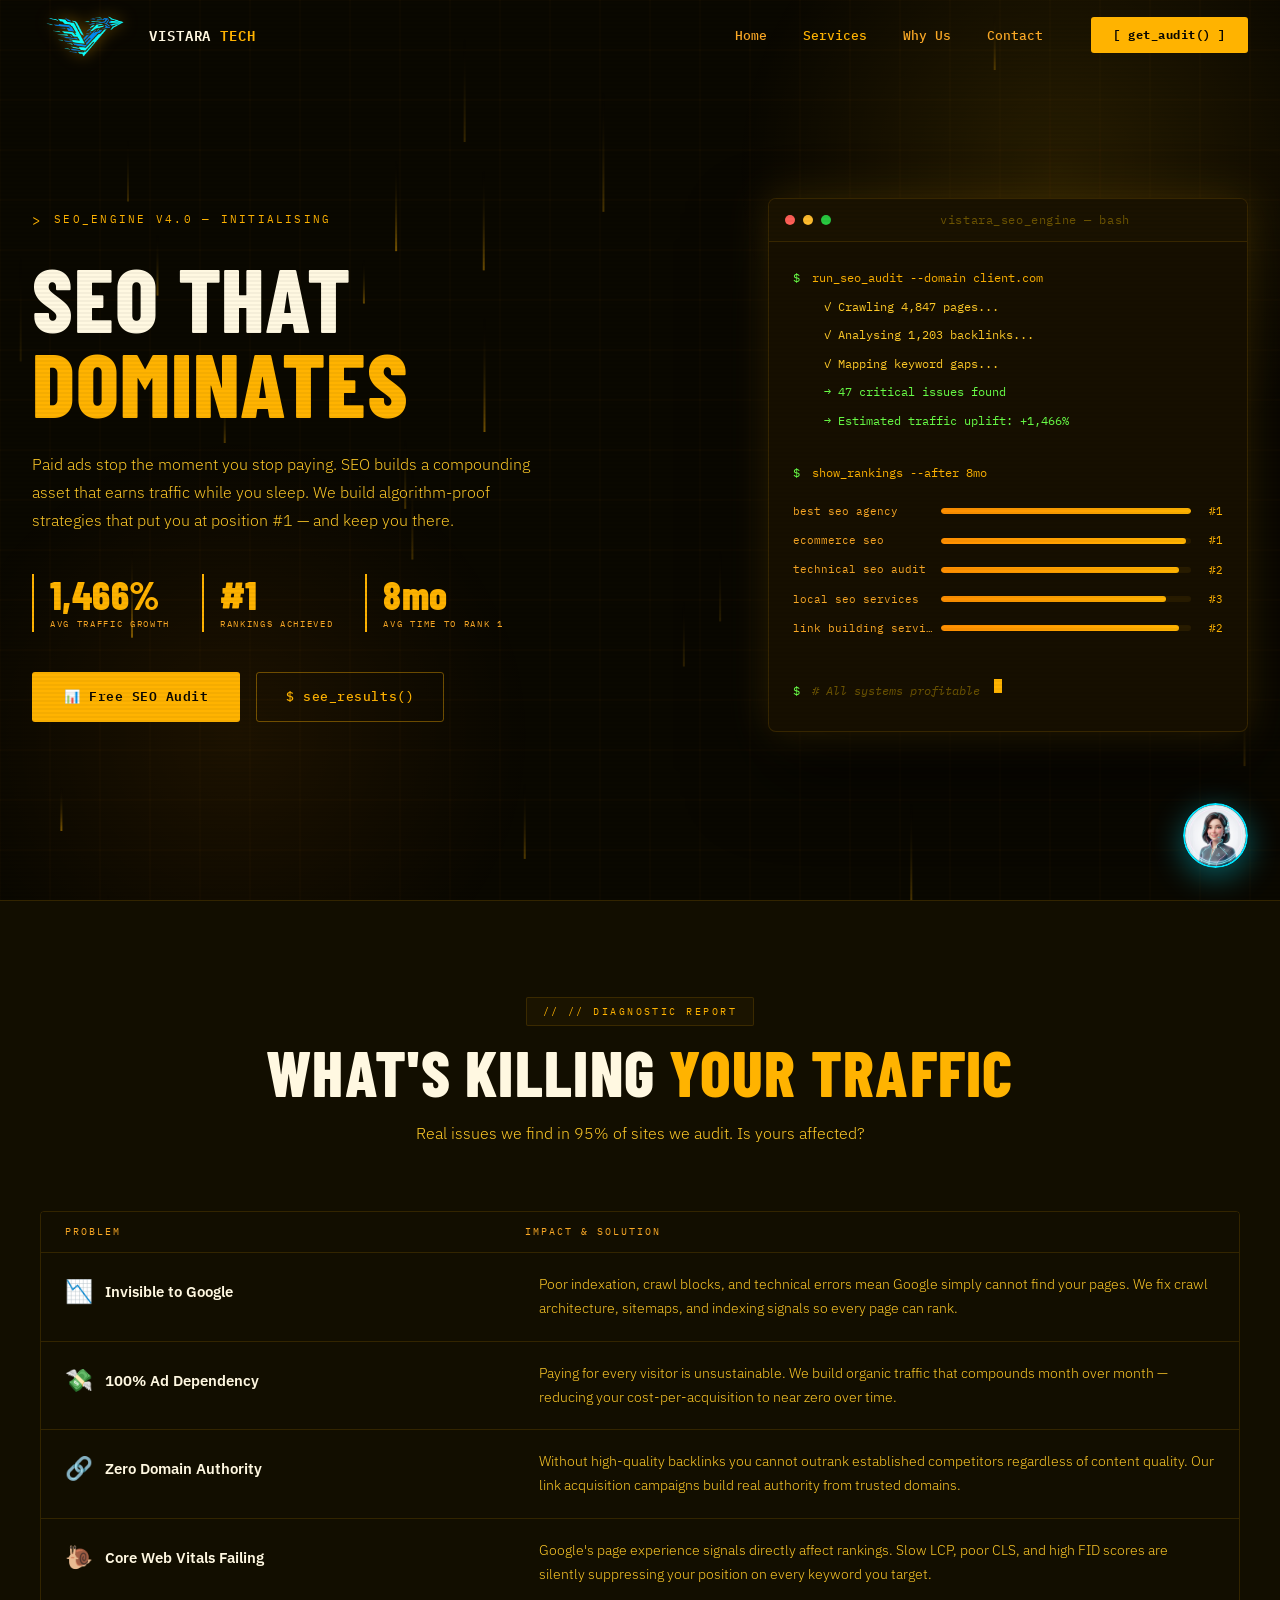
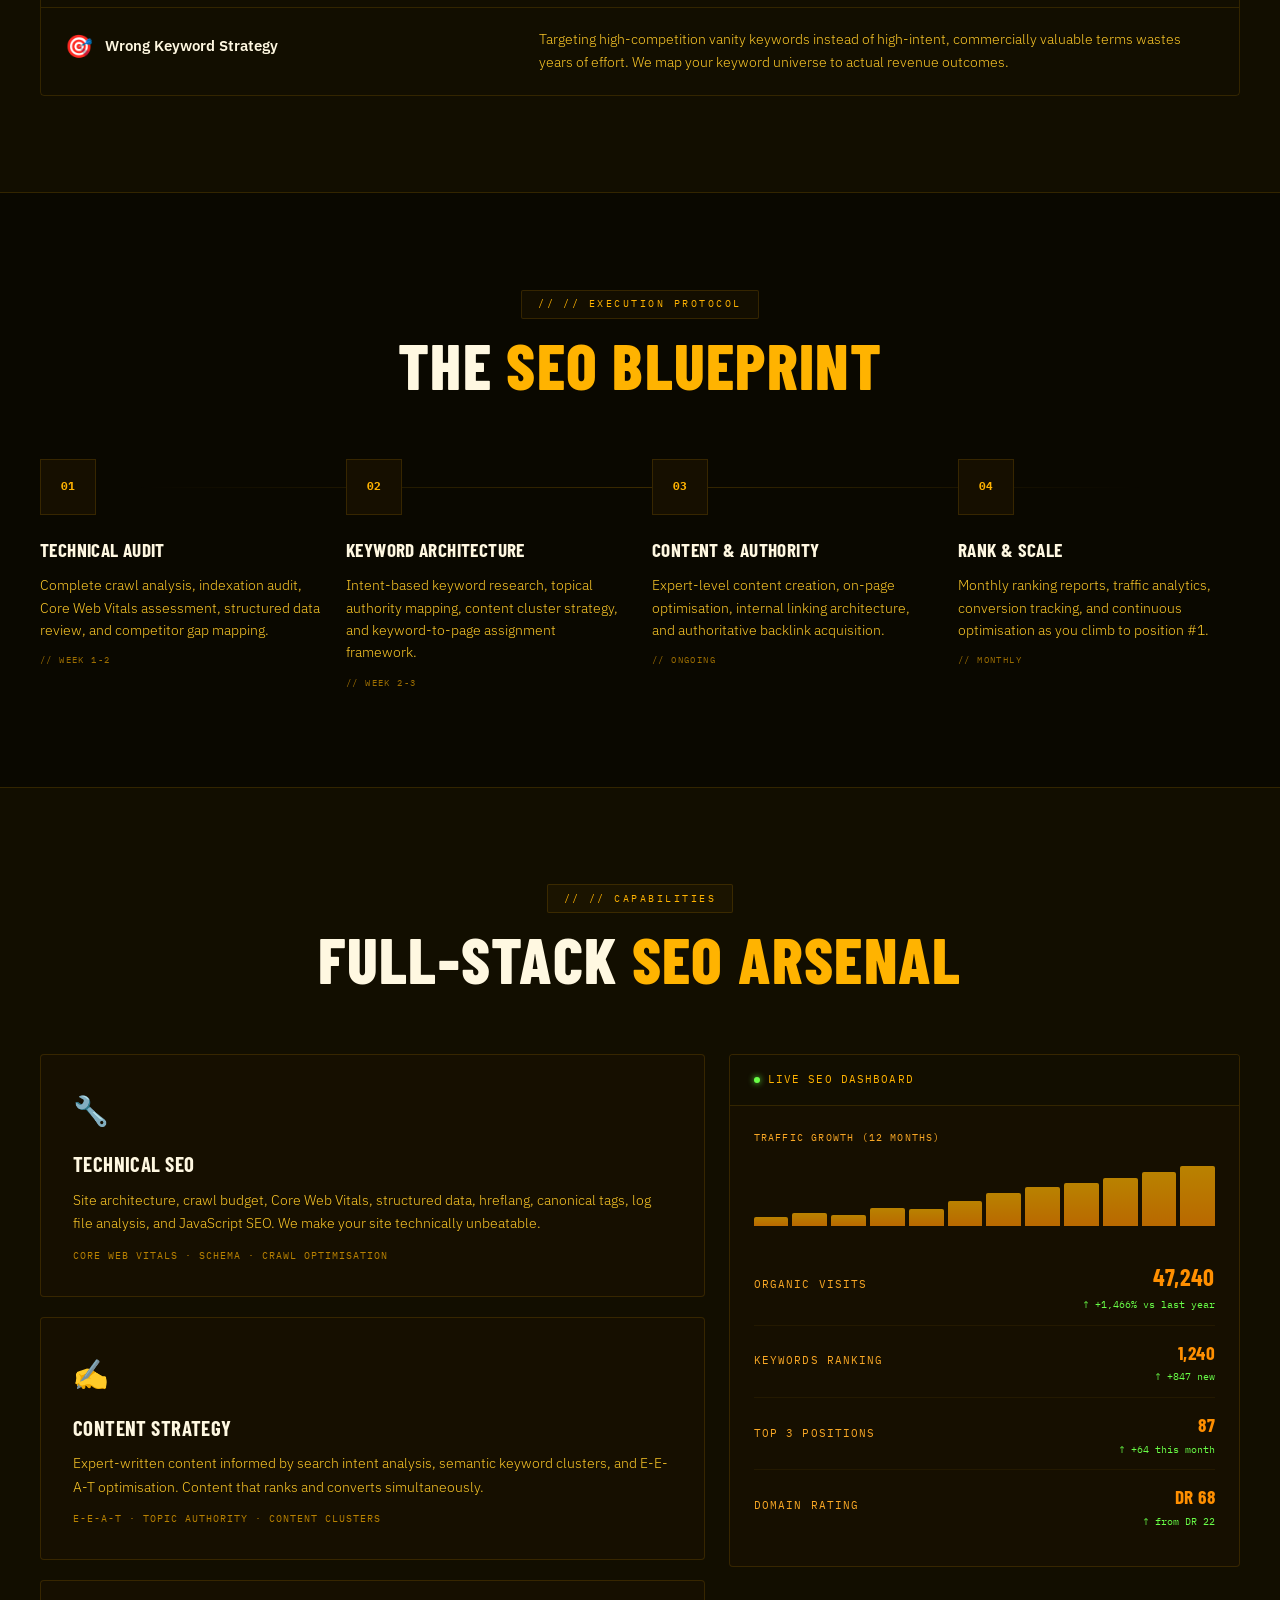
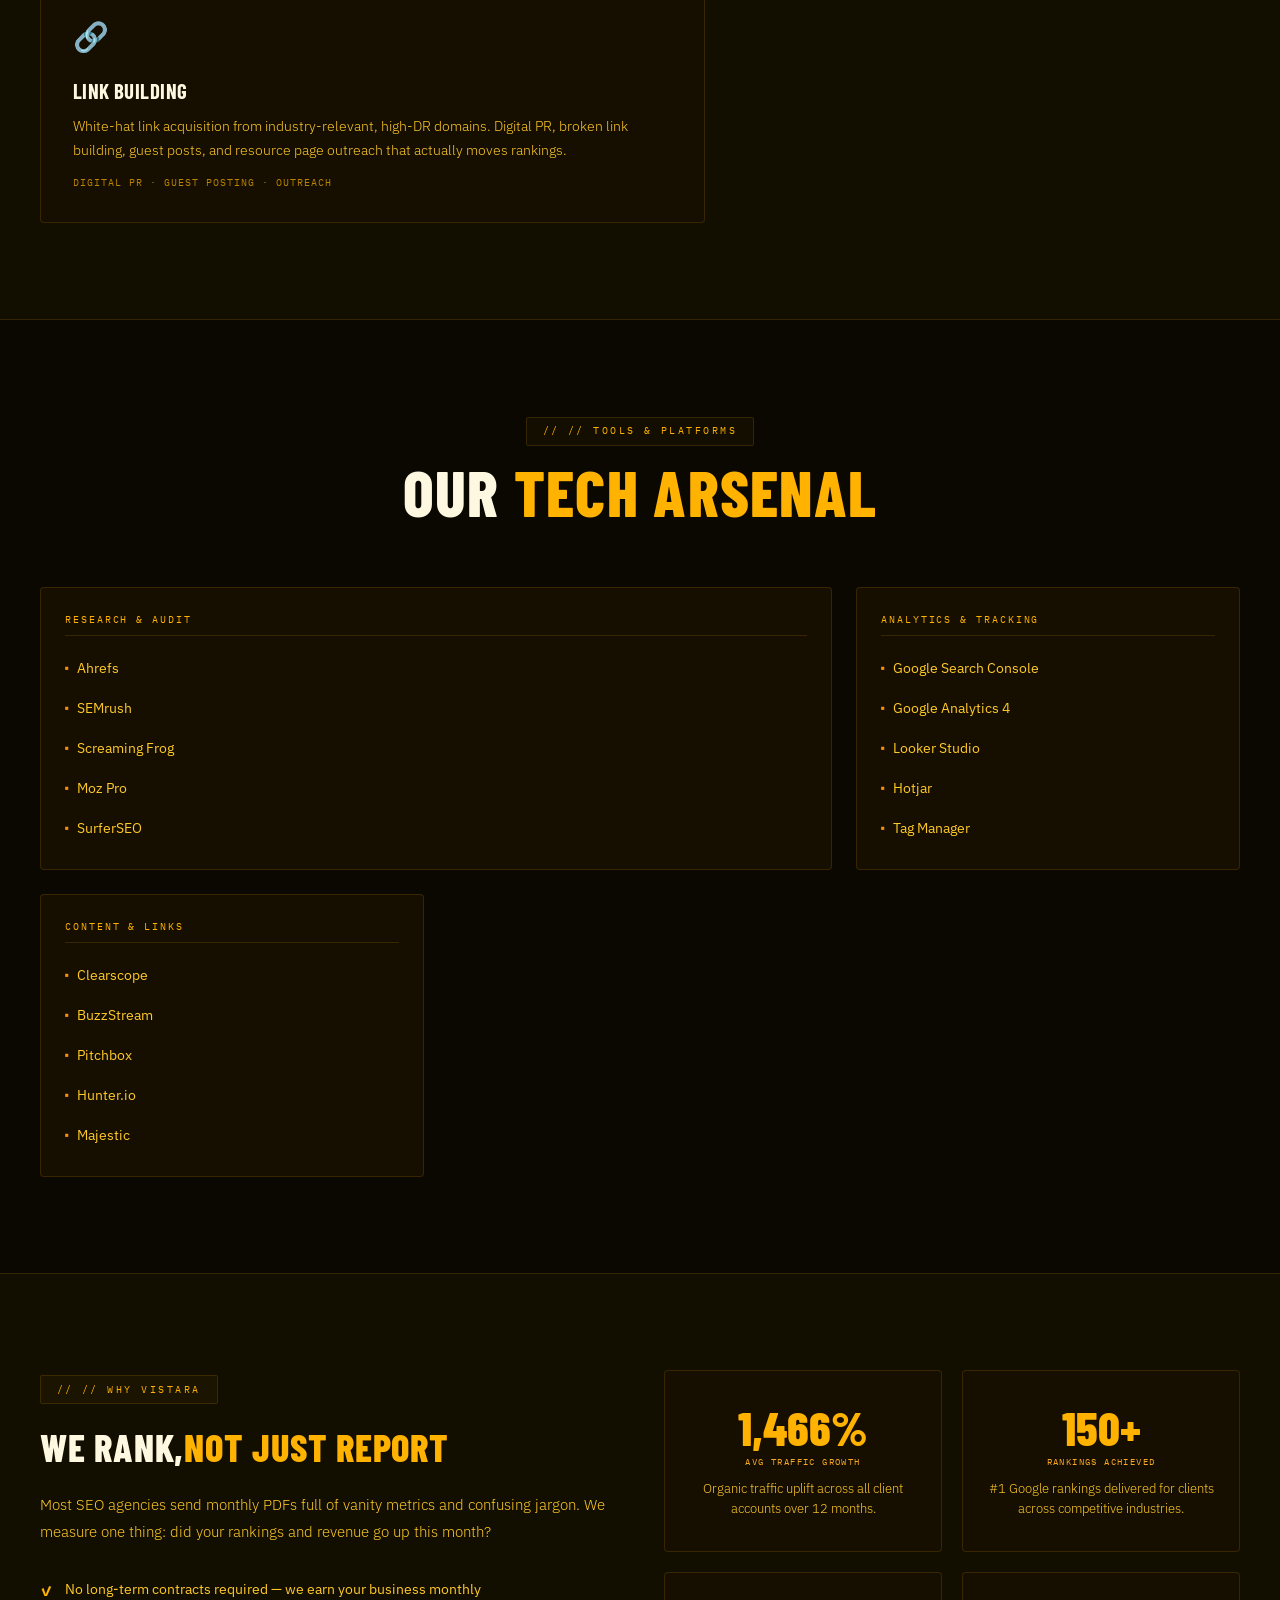
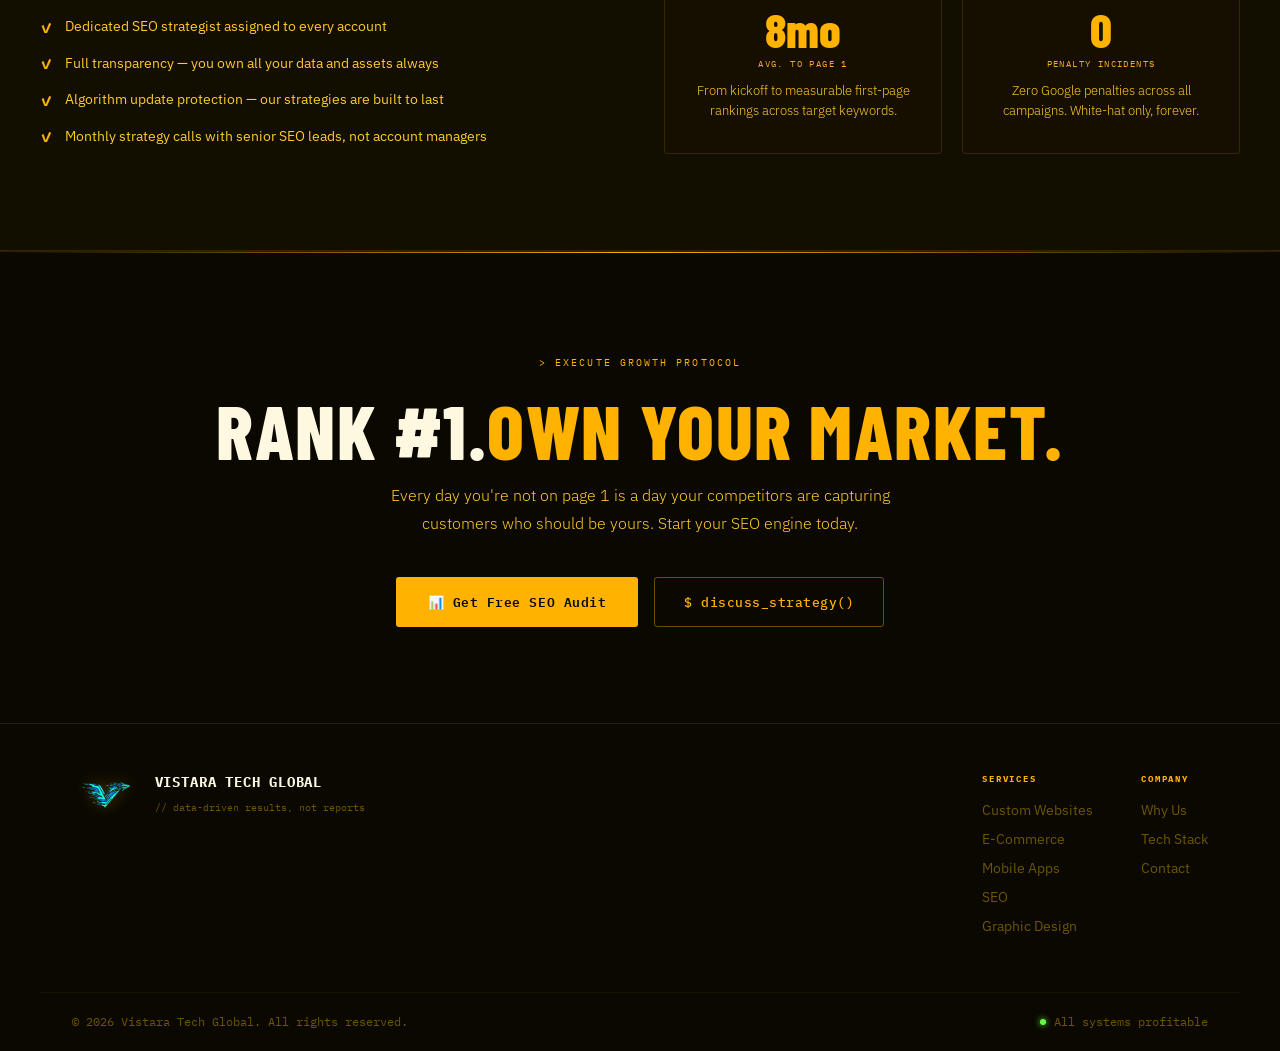
<file: service-seo.html>
<!DOCTYPE html>
<html lang="en">

<head>
  <meta charset="UTF-8" />
  <meta name="viewport" content="width=device-width,initial-scale=1.0" />
  <meta name="description"
    content="Data-driven SEO that dominates search rankings and compounds organic traffic. Algorithm-proof strategies by Vistara Tech Global." />
  <title>SEO Strategies | Vistara Tech Global</title>
  <link rel="preconnect" href="https://fonts.googleapis.com" />
  <link
    href="https://fonts.googleapis.com/css2?family=IBM+Plex+Mono:wght@300;400;500;600;700&family=IBM+Plex+Sans:wght@300;400;500;600;700&family=Barlow+Condensed:wght@400;600;700;800&display=swap"
    rel="stylesheet" />
  <link rel="stylesheet" href="veeha.css" />
  <style>
    /* ============ SEO PAGE — AMBER TERMINAL THEME ============ */
    :root {
      --am: #ffb300;
      --am2: #ff8f00;
      --am3: #ffe082;
      --am4: #ff6d00;
      --ag: rgba(255, 179, 0, 0.25);
      --bg: #0a0800;
      --bg2: #120e00;
      --card: #160f00;
      --border: rgba(255, 179, 0, 0.14);
      --border-h: rgba(255, 179, 0, 0.4);
      --txt: #fff8e1;
      --txt2: #ffca28;
      --txt3: #f9a825;
      --txt4: #6d5500;
      --green: #69ff47;
      --font-h: 'Barlow Condensed', sans-serif;
      --font-b: 'IBM Plex Sans', sans-serif;
      --font-m: 'IBM Plex Mono', monospace;
      --tr: 0.3s cubic-bezier(0.4, 0, 0.2, 1);
    }

    *,
    *::before,
    *::after {
      box-sizing: border-box;
      margin: 0;
      padding: 0
    }

    html {
      scroll-behavior: smooth;
      overflow-x: hidden
    }

    body {
      background: var(--bg);
      color: var(--txt);
      font-family: var(--font-b);
      overflow-x: hidden;
      line-height: 1.6
    }

    ::-webkit-scrollbar {
      width: 4px
    }

    ::-webkit-scrollbar-thumb {
      background: var(--am2)
    }

    ::selection {
      background: var(--ag);
      color: var(--am)
    }

    #seo-canvas {
      position: fixed;
      top: 0;
      left: 0;
      width: 100%;
      height: 100%;
      pointer-events: none;
      z-index: 0;
      opacity: 1
    }

    /* SCANLINE EFFECT */
    body::after {
      content: '';
      position: fixed;
      inset: 0;
      background: repeating-linear-gradient(0deg, transparent, transparent 2px, rgba(0, 0, 0, .1) 2px, rgba(0, 0, 0, .1) 4px);
      pointer-events: none;
      z-index: 10;
      opacity: .4
    }

    /* AMBIENT */
    .amb {
      position: fixed;
      inset: 0;
      pointer-events: none;
      z-index: 0
    }

    .amb::before {
      content: '';
      position: absolute;
      top: -20%;
      right: -10%;
      width: 700px;
      height: 700px;
      background: radial-gradient(circle, rgba(255, 179, 0, .12), transparent 65%);
      border-radius: 50%;
      animation: floatGlow 15s ease-in-out infinite alternate;
    }

    .amb::after {
      content: '';
      position: absolute;
      bottom: -15%;
      left: -5%;
      width: 600px;
      height: 600px;
      background: radial-gradient(circle, rgba(255, 143, 0, .08), transparent 70%);
      border-radius: 50%;
      animation: floatGlow 12s ease-in-out infinite alternate-reverse;
    }

    @keyframes floatGlow {
      0% { transform: translate(0, 0) scale(1); opacity: 0.4; }
      50% { transform: translate(30px, 15px) scale(1.1); opacity: 0.7; }
      100% { transform: translate(-15px, 30px) scale(0.95); opacity: 0.4; }
    }

    /* DATA STREAMS */
    .data-stream {
      position: fixed;
      width: 1.5px;
      height: 40vh;
      background: linear-gradient(180deg, transparent, rgba(255, 179, 0, 0.4), transparent);
      z-index: 1;
      pointer-events: none;
      opacity: 0;
      animation: dataFall 6s linear infinite;
    }

    .data-stream::after {
      content: '';
      position: absolute;
      bottom: 0;
      left: -1px;
      width: 4px;
      height: 14px;
      background: var(--am);
      border-radius: 4px;
      box-shadow: 0 0 12px var(--am);
    }

    @keyframes dataFall {
      0% { transform: translateY(-100vh); opacity: 0; }
      15% { opacity: 1; }
      85% { opacity: 0.8; }
      100% { transform: translateY(120vh); opacity: 0; }
    }

    .stream-1 { left: 10%; animation-duration: 5.2s; animation-delay: 0.2s; }
    .stream-2 { left: 30%; animation-duration: 7.5s; animation-delay: 1.5s; }
    .stream-3 { left: 50%; animation-duration: 4.8s; animation-delay: 0.8s; }
    .stream-4 { left: 70%; animation-duration: 6.2s; animation-delay: 2.1s; }
    .stream-5 { left: 90%; animation-duration: 5.9s; animation-delay: 0.5s; }

    /* NAV */
    nav {
      position: fixed;
      top: 0;
      left: 0;
      right: 0;
      z-index: 1000;
      transition: background var(--tr)
    }

    nav.sc {
      background: rgba(10, 8, 0, .96);
      backdrop-filter: blur(20px);
      border-bottom: 1px solid var(--border)
    }

    .nc {
      max-width: 1400px;
      margin: 0 auto;
      padding: 0 2rem;
      height: 70px;
      display: flex;
      align-items: center;
      gap: 2rem
    }

    .nl {
      display: flex;
      align-items: center;
      gap: .75rem;
      text-decoration: none;
      flex-shrink: 0
    }

    .li {
      height: 40px;
      filter: drop-shadow(0 0 8px rgba(255, 179, 0, .5))
    }

    .lt {
      font-family: var(--font-m);
      font-size: .9rem;
      font-weight: 600;
      letter-spacing: .06em;
      color: var(--txt)
    }

    .lt span {
      color: var(--am)
    }

    ul.nls {
      display: flex;
      align-items: center;
      gap: .25rem;
      list-style: none;
      margin-left: auto
    }

    .nk {
      color: var(--txt3);
      text-decoration: none;
      font-family: var(--font-m);
      font-size: .82rem;
      font-weight: 500;
      padding: .5rem 1rem;
      border-radius: 4px;
      transition: color var(--tr)
    }

    .nk:hover,
    .nk.active {
      color: var(--am)
    }

    .nct {
      font-family: var(--font-m);
      font-size: .78rem;
      font-weight: 700;
      color: var(--bg);
      background: var(--am);
      padding: .5rem 1.4rem;
      border-radius: 3px;
      text-decoration: none;
      transition: all var(--tr);
      flex-shrink: 0;
      letter-spacing: .04em
    }

    .nct:hover {
      background: var(--am3);
      box-shadow: 0 0 16px var(--ag)
    }

    .hbtn {
      display: none;
      flex-direction: column;
      gap: 5px;
      background: none;
      border: none;
      cursor: pointer;
      padding: .25rem;
      margin-left: auto
    }

    .hbtn span {
      display: block;
      width: 22px;
      height: 2px;
      background: var(--am);
      transition: all var(--tr)
    }

    .hbtn.open span:nth-child(1) {
      transform: translateY(7px) rotate(45deg)
    }

    .hbtn.open span:nth-child(2) {
      opacity: 0
    }

    .hbtn.open span:nth-child(3) {
      transform: translateY(-7px) rotate(-45deg)
    }

    /* ============ HERO — TERMINAL SPLIT ============ */
    .hero {
      height: 100vh;
      display: grid;
      grid-template-columns: 1fr min(480px, 40%);
      align-items: center;
      gap: 3rem;
      padding: 70px 2rem 40px;
      max-width: 1300px;
      margin: 0 auto;
      position: relative;
      z-index: 2;
      overflow: hidden;
    }

    .hero-eyebrow {
      font-family: var(--font-m);
      font-size: .7rem;
      letter-spacing: .2em;
      color: var(--am);
      text-transform: uppercase;
      margin-bottom: 1.5rem;
      display: flex;
      align-items: center;
      gap: .75rem
    }

    .hero-eyebrow::before {
      content: '>';
      font-size: .9rem
    }

    .hero-title {
      font-family: var(--font-h);
      font-size: clamp(3.5rem, 7vw, 6.5rem);
      font-weight: 800;
      line-height: .95;
      letter-spacing: .01em;
      color: var(--txt);
      margin-bottom: 1.5rem;
      text-transform: uppercase
    }

    .hero-title em {
      color: var(--am);
      font-style: normal;
      display: block;
      position: relative;
      animation: seoTitleFlicker 3s infinite steps(2, end);
    }

    @keyframes seoTitleFlicker {
      0%, 90%, 100% {
        text-shadow: 0 0 0 transparent;
        opacity: 1;
      }
      92% {
        text-shadow: -1px 0 10px rgba(255, 179, 0, 0.85);
        opacity: 0.7;
      }
      95% {
        text-shadow: 1px 0 12px rgba(255, 143, 0, 0.95);
        opacity: 0.9;
      }
    }

    .hero-sub {
      font-family: var(--font-b);
      font-size: 1rem;
      color: var(--txt2);
      max-width: 500px;
      line-height: 1.75;
      margin-bottom: 2.5rem;
      font-weight: 300
    }

    .hero-stats-row {
      display: flex;
      gap: 2rem;
      margin-bottom: 2.5rem;
      flex-wrap: wrap
    }

    .hs-item {
      border-left: 2px solid var(--am);
      padding-left: 1rem
    }

    .hs-val {
      font-family: var(--font-h);
      font-size: 2.5rem;
      font-weight: 800;
      color: var(--am);
      letter-spacing: .01em;
      line-height: 1
    }

    .hs-lbl {
      font-family: var(--font-m);
      font-size: .58rem;
      letter-spacing: .18em;
      color: var(--txt3);
      text-transform: uppercase;
      margin-top: .2rem
    }

    .hero-btns {
      display: flex;
      gap: 1rem;
      flex-wrap: wrap
    }

    .btn-am {
      font-family: var(--font-m);
      font-size: .82rem;
      font-weight: 600;
      color: var(--bg);
      background: var(--am);
      padding: .85rem 2rem;
      border-radius: 3px;
      text-decoration: none;
      transition: all var(--tr);
      display: inline-flex;
      align-items: center;
      gap: .6rem;
      letter-spacing: .04em
    }

    .btn-am:hover {
      background: var(--am3);
      box-shadow: 0 0 28px var(--ag);
      transform: translateY(-2px)
    }

    .btn-am-out {
      font-family: var(--font-m);
      font-size: .82rem;
      font-weight: 500;
      color: var(--am);
      border: 1px solid rgba(255, 179, 0, .4);
      padding: .85rem 1.8rem;
      border-radius: 3px;
      text-decoration: none;
      transition: all var(--tr);
      display: inline-flex;
      align-items: center;
      gap: .6rem;
      letter-spacing: .04em
    }

    .btn-am-out:hover {
      background: rgba(255, 179, 0, .06);
      transform: translateY(-2px);
      border-color: var(--am)
    }

    /* TERMINAL PANEL */
    .terminal {
      background: var(--card);
      border: 1px solid var(--border);
      border-radius: 8px;
      overflow: hidden;
      box-shadow: 0 0 40px rgba(255, 179, 0, .15), 0 40px 80px rgba(0, 0, 0, .6);
      transform-style: preserve-3d;
      animation: heroFloat 8s ease-in-out infinite;
    }

    @keyframes heroFloat {
      0%, 100% {
        transform: translateY(0) perspective(1000px) rotateY(-3deg) rotateX(2deg);
      }
      50% {
        transform: translateY(-20px) perspective(1000px) rotateY(3deg) rotateX(-2deg);
        box-shadow: 0 0 60px rgba(255, 179, 0, .3), 0 60px 100px rgba(0, 0, 0, .8);
      }
    }

    @keyframes textDynamicPulse {
      0% { filter: drop-shadow(0 0 5px rgba(255, 179, 0, 0.4)); transform: scale(1); }
      50% { filter: drop-shadow(0 0 15px rgba(255, 179, 0, 0.8)); transform: scale(1.02); }
      100% { filter: drop-shadow(0 0 5px rgba(255, 179, 0, 0.4)); transform: scale(1); }
    }

    h2.sh-title em, h2.fcta-title em, .hero-title em {
      animation: textDynamicPulse 4s ease-in-out infinite alternate;
      display: inline-block;
    }

    @media (min-width: 1025px) {
      .process-row { display: grid; grid-template-columns: repeat(4, 1fr) !important; gap: 1.5rem; }
      .process-row .proc-step:nth-child(2) { grid-column: span 1; }
      
      .tech-categories { display: grid; grid-template-columns: repeat(3, 1fr) !important; gap: 1.5rem; }
      .tech-categories .tech-cat:nth-child(1) { grid-column: span 2; }

      .why-stats-side { display: grid; grid-template-columns: 1fr 1fr !important; gap: 1.25rem; }
      .why-stats-side .ws-card:nth-child(2) { grid-column: span 1; }
      
      .feat-2col { display: grid; grid-template-columns: 1.3fr 1fr !important; gap: 2rem; }
    }

    .terminal-bar {
      background: #1a1200;
      border-bottom: 1px solid var(--border);
      padding: .75rem 1rem;
      display: flex;
      align-items: center;
      gap: .5rem
    }

    .t-dot {
      width: 10px;
      height: 10px;
      border-radius: 50%
    }

    .t-dot-r {
      background: #ff5f57
    }

    .t-dot-y {
      background: #febc2e
    }

    .t-dot-g {
      background: #28c840
    }

    .t-title {
      font-family: var(--font-m);
      font-size: .72rem;
      color: var(--txt4);
      margin-left: auto;
      margin-right: auto;
      letter-spacing: .05em
    }

    .terminal-body {
      padding: 1.5rem;
      font-family: var(--font-m);
      font-size: .78rem;
      line-height: 1.9
    }

    .t-line {
      display: flex;
      gap: .75rem;
      margin-bottom: .3rem
    }

    .t-prompt {
      color: var(--green);
      flex-shrink: 0
    }

    .t-cmd {
      color: var(--am)
    }

    .t-out {
      color: var(--txt2)
    }

    .t-comment {
      color: var(--txt4);
      font-style: italic
    }

    .t-success {
      color: var(--green)
    }

    .t-num {
      color: var(--am)
    }

    .t-cursor {
      display: inline-block;
      width: 8px;
      height: 14px;
      background: var(--am);
      animation: blink .7s step-end infinite;
      vertical-align: middle;
      margin-left: 2px
    }

    @keyframes blink {

      0%,
      50% {
        opacity: 1
      }

      51%,
      100% {
        opacity: 0
      }
    }

    .rank-bar {
      margin: 1rem 0;
      display: flex;
      flex-direction: column;
      gap: .5rem
    }

    .rank-row {
      display: flex;
      align-items: center;
      gap: .75rem;
      gap: .5rem
    }

    .rank-kw {
      font-family: var(--font-m);
      font-size: .7rem;
      color: var(--txt3);
      width: 140px;
      flex-shrink: 0;
      white-space: nowrap;
      overflow: hidden;
      text-overflow: ellipsis
    }

    .rank-track {
      flex: 1;
      height: 6px;
      background: rgba(255, 179, 0, .08);
      border-radius: 3px;
      overflow: hidden
    }

    .rank-fill {
      height: 100%;
      background: linear-gradient(90deg, var(--am2), var(--am));
      border-radius: 3px;
      transition: width .8s ease
    }

    .rank-pos {
      font-family: var(--font-m);
      font-size: .68rem;
      color: var(--am);
      width: 24px;
      text-align: right;
      flex-shrink: 0
    }

    /* SECTION BASE */
    section {
      position: relative;
      z-index: 1;
      padding: 6rem 2rem
    }

    .wrap {
      max-width: 1200px;
      margin: 0 auto
    }

    .sh {
      text-align: center;
      margin-bottom: 4rem
    }

    .sh-label {
      font-family: var(--font-m);
      font-size: .62rem;
      letter-spacing: .25em;
      color: var(--am);
      text-transform: uppercase;
      display: inline-flex;
      align-items: center;
      gap: .5rem;
      margin-bottom: 1rem;
      padding: .35rem 1rem;
      border: 1px solid var(--border);
      border-radius: 2px;
      background: rgba(255, 179, 0, .04)
    }

    .sh-label::before {
      content: '//';
    }

    .sh-title {
      font-family: var(--font-h);
      font-size: clamp(2.2rem, 5vw, 4rem);
      font-weight: 800;
      color: var(--txt);
      line-height: .95;
      letter-spacing: .02em;
      text-transform: uppercase;
      margin-bottom: 1rem
    }

    .sh-title em {
      color: var(--am);
      font-style: normal
    }

    .sh-sub {
      font-family: var(--font-b);
      font-size: 1rem;
      color: var(--txt2);
      max-width: 560px;
      margin: 0 auto;
      font-weight: 300;
      line-height: 1.75
    }

    /* PAIN — DATA TABLE STYLE */
    .pain-table {
      border: 1px solid var(--border);
      border-radius: 4px;
      overflow: hidden
    }

    .pt-header {
      background: var(--bg2);
      border-bottom: 1px solid var(--border);
      display: grid;
      grid-template-columns: 2fr 3fr;
      padding: .75rem 1.5rem;
      font-family: var(--font-m);
      font-size: .62rem;
      letter-spacing: .2em;
      color: var(--txt3);
      text-transform: uppercase
    }

    .pt-row {
      display: grid;
      grid-template-columns: 2fr 3fr;
      padding: 1.25rem 1.5rem;
      border-bottom: 1px solid var(--border);
      transition: background var(--tr);
      gap: 1.5rem;
      align-items: start
    }

    .pt-row:last-child {
      border-bottom: none
    }

    .pt-row:hover {
      background: rgba(255, 179, 0, .03)
    }

    .pt-problem {
      font-family: var(--font-b);
      font-size: .95rem;
      font-weight: 600;
      color: var(--txt);
      display: flex;
      align-items: center;
      gap: .75rem
    }

    .pt-icon {
      font-size: 1.4rem;
      flex-shrink: 0
    }

    .pt-solution {
      font-family: var(--font-b);
      font-size: .875rem;
      color: var(--txt2);
      line-height: 1.7;
      font-weight: 300
    }

    /* PROCESS — HORIZONTAL NUMBERED */
    .process-row {
      display: grid;
      grid-template-columns: repeat(4, 1fr);
      gap: 1.5rem;
      position: relative
    }

    .process-row::before {
      content: '';
      position: absolute;
      top: 28px;
      left: 8%;
      right: 8%;
      height: 1px;
      background: linear-gradient(90deg, transparent, var(--am), transparent);
      opacity: .2
    }

    .proc-step {
      position: relative;
      z-index: 1
    }

    .proc-num {
      width: 56px;
      height: 56px;
      background: var(--card);
      border: 1px solid var(--border);
      display: flex;
      align-items: center;
      justify-content: center;
      font-family: var(--font-m);
      font-size: .7rem;
      font-weight: 700;
      color: var(--am);
      margin-bottom: 1.25rem;
      transition: all var(--tr)
    }

    .proc-step:hover .proc-num {
      border-color: var(--am);
      box-shadow: 0 0 20px var(--ag)
    }

    .proc-title {
      font-family: var(--font-h);
      font-size: 1.2rem;
      font-weight: 700;
      color: var(--txt);
      text-transform: uppercase;
      letter-spacing: .02em;
      margin-bottom: .5rem
    }

    .proc-desc {
      font-family: var(--font-b);
      font-size: .85rem;
      color: var(--txt2);
      line-height: 1.65;
      font-weight: 300
    }

    .proc-tag {
      margin-top: .75rem;
      font-family: var(--font-m);
      font-size: .58rem;
      letter-spacing: .15em;
      color: var(--am);
      opacity: .6;
      text-transform: uppercase
    }

    /* FEATURES — ASYMMETRIC */
    .feat-2col {
      display: grid;
      grid-template-columns: 1.2fr 1fr;
      gap: 1.5rem;
      align-items: start
    }

    .feat-left {
      display: flex;
      flex-direction: column;
      gap: 1.25rem
    }

    .feat-card-h {
      background: var(--card);
      border: 1px solid var(--border);
      border-radius: 4px;
      padding: 2rem;
      transition: all var(--tr);
      position: relative;
      overflow: hidden
    }

    .feat-card-h::before {
      content: '';
      position: absolute;
      left: 0;
      top: 0;
      bottom: 0;
      width: 3px;
      background: var(--am);
      transform: scaleY(0);
      transform-origin: top;
      transition: transform .35s ease
    }

    .feat-card-h:hover::before {
      transform: scaleY(1)
    }

    .feat-card-h:hover {
      border-color: var(--border-h);
      transform: translateX(4px)
    }

    .feat-emoji {
      font-size: 1.8rem;
      margin-bottom: .9rem;
      display: block
    }

    .feat-title {
      font-family: var(--font-h);
      font-size: 1.3rem;
      font-weight: 700;
      color: var(--txt);
      text-transform: uppercase;
      letter-spacing: .02em;
      margin-bottom: .5rem
    }

    .feat-text {
      font-family: var(--font-b);
      font-size: .875rem;
      color: var(--txt2);
      line-height: 1.7;
      font-weight: 300
    }

    .feat-m {
      font-family: var(--font-m);
      font-size: .62rem;
      color: var(--am);
      opacity: .7;
      margin-top: .75rem;
      letter-spacing: .1em;
      text-transform: uppercase
    }

    /* Dashboard widget */
    .seo-dashboard {
      background: var(--card);
      border: 1px solid var(--border);
      border-radius: 4px;
      overflow: hidden;
      position: sticky;
      top: 90px
    }

    .db-header {
      background: var(--bg2);
      border-bottom: 1px solid var(--border);
      padding: 1rem 1.5rem;
      font-family: var(--font-m);
      font-size: .7rem;
      color: var(--am);
      letter-spacing: .1em;
      text-transform: uppercase;
      display: flex;
      align-items: center;
      gap: .5rem
    }

    .db-dot {
      width: 6px;
      height: 6px;
      border-radius: 50%;
      background: var(--green);
      box-shadow: 0 0 6px var(--green);
      animation: pulse 2s infinite
    }

    @keyframes pulse {

      0%,
      100% {
        opacity: 1
      }

      50% {
        opacity: .4
      }
    }

    .db-body {
      padding: 1.5rem
    }

    .db-metric {
      display: flex;
      justify-content: space-between;
      align-items: center;
      padding: .75rem 0;
      border-bottom: 1px solid rgba(255, 179, 0, .06)
    }

    .db-metric:last-child {
      border-bottom: none
    }

    .db-label {
      font-family: var(--font-m);
      font-size: .7rem;
      color: var(--txt3);
      text-transform: uppercase;
      letter-spacing: .1em
    }

    .db-val {
      font-family: var(--font-h);
      font-size: 1.5rem;
      font-weight: 700;
      color: var(--am2);
      letter-spacing: .02em
    }

    .db-delta {
      font-family: var(--font-m);
      font-size: .65rem;
      color: var(--green)
    }

    .db-chart {
      height: 60px;
      margin: 1.25rem 0;
      display: flex;
      align-items: flex-end;
      gap: 4px
    }

    .dc-bar {
      flex: 1;
      background: linear-gradient(180deg, var(--am), var(--am2));
      border-radius: 2px 2px 0 0;
      opacity: .7;
      transition: opacity var(--tr)
    }

    .dc-bar:hover {
      opacity: 1
    }

    /* TECH */
    .tech-categories {
      display: grid;
      grid-template-columns: repeat(3, 1fr);
      gap: 1.5rem
    }

    .tech-cat {
      background: var(--card);
      border: 1px solid var(--border);
      border-radius: 4px;
      padding: 1.5rem
    }

    .tc-label {
      font-family: var(--font-m);
      font-size: .6rem;
      letter-spacing: .2em;
      color: var(--am);
      text-transform: uppercase;
      margin-bottom: 1rem;
      padding-bottom: .5rem;
      border-bottom: 1px solid var(--border)
    }

    .tc-items {
      display: flex;
      flex-direction: column;
      gap: .5rem
    }

    .tc-item {
      font-family: var(--font-b);
      font-size: .88rem;
      color: var(--txt2);
      display: flex;
      align-items: center;
      gap: .5rem;
      padding: .3rem 0;
      transition: color var(--tr)
    }

    .tc-item:hover {
      color: var(--am)
    }

    .tc-item::before {
      content: '■';
      font-size: .4rem;
      color: var(--am2)
    }

    /* WHY US — EDITORIAL */
    .why-editorial {
      display: grid;
      grid-template-columns: 1fr 1fr;
      gap: 3rem;
      align-items: center
    }



    .we-title {
      font-family: var(--font-h);
      font-size: clamp(1.8rem, 3vw, 3rem);
      font-weight: 800;
      color: var(--txt);
      line-height: 1;
      text-transform: uppercase;
      letter-spacing: .02em;
      margin-bottom: 1.5rem
    }

    .we-title em {
      color: var(--am);
      font-style: normal
    }

    .we-desc {
      font-family: var(--font-b);
      font-size: .95rem;
      color: var(--txt2);
      line-height: 1.8;
      font-weight: 300;
      margin-bottom: 2rem
    }

    .we-points {
      display: flex;
      flex-direction: column;
      gap: .75rem
    }

    .we-point {
      display: flex;
      align-items: flex-start;
      gap: .75rem;
      font-family: var(--font-b);
      font-size: .9rem;
      color: var(--txt2)
    }

    .we-point::before {
      content: '✓';
      color: var(--am);
      font-weight: 700;
      flex-shrink: 0;
      margin-top: .1rem
    }

    .why-stats-side {
      display: grid;
      grid-template-columns: 1fr 1fr;
      gap: 1.25rem
    }

    .ws-card {
      background: var(--card);
      border: 1px solid var(--border);
      border-radius: 4px;
      padding: 2rem 1.5rem;
      text-align: center;
      transition: all var(--tr)
    }

    .ws-card:hover {
      border-color: var(--border-h);
      transform: translateY(-4px)
    }

    .ws-val {
      font-family: var(--font-h);
      font-size: 3rem;
      font-weight: 800;
      color: var(--am);
      line-height: 1
    }

    .ws-lbl {
      font-family: var(--font-m);
      font-size: .58rem;
      letter-spacing: .15em;
      color: var(--txt3);
      text-transform: uppercase;
      margin-top: .25rem;
      margin-bottom: .6rem
    }

    .ws-desc {
      font-family: var(--font-b);
      font-size: .8rem;
      color: var(--txt2);
      line-height: 1.55;
      font-weight: 300
    }

    /* FINAL CTA */
    .fcta {
      text-align: center;
      position: relative;
      overflow: hidden;
      border-top: 1px solid var(--border)
    }

    .fcta::before {
      content: '';
      position: absolute;
      top: 0;
      left: 0;
      right: 0;
      height: 1px;
      background: linear-gradient(90deg, transparent, var(--am), transparent)
    }

    .fcta-eyebrow {
      font-family: var(--font-m);
      font-size: .65rem;
      letter-spacing: .2em;
      color: var(--am);
      text-transform: uppercase;
      display: inline-flex;
      align-items: center;
      gap: .5rem;
      margin-bottom: 1.5rem
    }

    .fcta-eyebrow::before {
      content: '>';
    }

    .fcta-title {
      font-family: var(--font-h);
      font-size: clamp(2.5rem, 6vw, 5.5rem);
      font-weight: 800;
      line-height: .92;
      letter-spacing: .02em;
      text-transform: uppercase;
      color: var(--txt);
      margin-bottom: 1rem
    }

    .fcta-title em {
      color: var(--am);
      font-style: normal;
      display: block
    }

    .fcta-sub {
      font-family: var(--font-b);
      font-size: 1rem;
      color: var(--txt2);
      max-width: 520px;
      margin: 0 auto 2.5rem;
      font-weight: 300;
      line-height: 1.75
    }

    /* FOOTER */
    footer {
      position: relative;
      z-index: 1;
      border-top: 1px solid var(--border)
    }

    .ftp {
      max-width: 1200px;
      margin: 0 auto;
      padding: 3rem 2rem;
      display: flex;
      gap: 3rem;
      flex-wrap: wrap;
      justify-content: space-between;
      align-items: flex-start
    }

    .fb {
      display: flex;
      align-items: center;
      gap: 1rem
    }

    .fli {
      height: 38px;
      filter: drop-shadow(0 0 8px rgba(255, 179, 0, .4))
    }

    .fn {
      font-family: var(--font-m);
      font-size: .85rem;
      font-weight: 700;
      letter-spacing: .06em;
      color: var(--txt)
    }

    .ftag {
      font-family: var(--font-m);
      font-size: .65rem;
      color: var(--txt4);
      margin-top: .3rem
    }

    .flg {
      display: flex;
      gap: 3rem;
      flex-wrap: wrap
    }

    .fc h4 {
      font-family: var(--font-m);
      font-size: .58rem;
      letter-spacing: .2em;
      color: var(--am);
      margin-bottom: .75rem;
      text-transform: uppercase
    }

    .fc a {
      display: block;
      font-family: var(--font-b);
      font-size: .88rem;
      color: var(--txt4);
      text-decoration: none;
      margin-bottom: .4rem;
      transition: color var(--tr)
    }

    .fc a:hover {
      color: var(--am)
    }

    .ftb {
      max-width: 1200px;
      margin: 0 auto;
      padding: 1.25rem 2rem;
      border-top: 1px solid rgba(255, 179, 0, .05);
      display: flex;
      justify-content: space-between;
      align-items: center;
      flex-wrap: wrap;
      gap: 1rem;
      font-family: var(--font-m);
      font-size: .72rem;
      color: var(--txt4)
    }

    .fst {
      display: flex;
      align-items: center;
      gap: .5rem
    }

    .sdt {
      width: 6px;
      height: 6px;
      background: var(--green);
      border-radius: 50%;
      box-shadow: 0 0 6px var(--green);
      animation: pulse 2s infinite
    }

    .reveal {
      opacity: 0;
      transform: translateY(28px);
      transition: opacity .65s ease, transform .65s ease
    }

    .reveal.visible {
      opacity: 1;
      transform: translateY(0)
    }

    @media(max-width:1100px) {
      .terminal {
        display: none
      }
    }

    @media(max-width:1024px) {
      .hero {
        grid-template-columns: 1fr;
        padding-top: 8rem
      }

      .terminal {
        display: none
      }

      .feat-2col {
        grid-template-columns: 1fr
      }

      .seo-dashboard {
        position: static
      }

      .tech-categories {
        grid-template-columns: repeat(2, 1fr)
      }

      .why-editorial {
        grid-template-columns: 1fr
      }
    }

    @media(max-width:768px) {
      section {
        padding: 4rem 1.25rem
      }

      .process-row {
        grid-template-columns: 1fr 1fr
      }

      .process-row::before {
        display: none
      }

      .pt-header {
        display: none
      }

      .pt-row {
        grid-template-columns: 1fr
      }

      .tech-categories {
        grid-template-columns: 1fr
      }

      .why-stats-side {
        grid-template-columns: 1fr 1fr
      }

      ul.nls {
        display: none;
        position: fixed;
        top: 70px;
        left: 0;
        right: 0;
        background: rgba(10, 8, 0, .97);
        backdrop-filter: blur(20px);
        flex-direction: column;
        padding: 1.5rem;
        gap: .5rem;
        border-bottom: 1px solid var(--border)
      }

      ul.nls.open {
        display: flex
      }

      .hbtn {
        display: flex
      }

      .nct {
        display: none
      }
    }

    @media(max-width:480px) {
      .hero { 
        padding-top: 130px !important;
        padding-bottom: 25px !important;
        min-height: 100dvh !important;
        height: auto !important;
        display: flex !important;
        flex-direction: column !important;
        justify-content: flex-start !important;
        align-items: center !important;
        overflow: visible !important;
      }
      .hero-left {
        width: 100%;
        display: flex;
        flex-direction: column;
        align-items: center;
        text-align: center;
      }
      .hero-visual { display: none !important; }
      .hero-title { font-size: clamp(1.8rem, 8vw, 2.4rem); line-height: 1.1; margin-bottom: 1rem }
      .hero-sub { font-size: 0.88rem; margin-bottom: 1.25rem }
      .hero-stats-row { flex-direction: column; gap: 0.75rem; width: 100% }
      .hs-item { border-left: none; border-bottom: 2px solid var(--am); padding: 0 0 0.5rem 0; width: 100% }
      .hs-val { font-size: 1.6rem }
      .hero-btns { flex-direction: column; width: 100%; gap: 0.75rem }
      .btn-am, .btn-am-out { width: 100%; justify-content: center; padding: 0.8rem }
      .process-row, .tech-categories, .why-stats-side, .ind-grid, .pt-row { 
        grid-template-columns: 1fr !important; 
      }
    }
  </style>
</head>

<body>
  <canvas id="seo-canvas"></canvas>
  <div class="amb"></div>
  <div class="data-stream stream-1"></div>
  <div class="data-stream stream-2"></div>
  <div class="data-stream stream-3"></div>
  <div class="data-stream stream-4"></div>
  <div class="data-stream stream-5"></div>

  <nav id="nav">
    <div class="nc">
      <a href="index.html" class="nl">
        <img src="WWW.VISTARATECHGLOBAL.COM-removebg-preview.png" alt="Vistara Tech Global" class="li" />
        <span class="lt">VISTARA <span>TECH</span></span>
      </a>
      <ul class="nls" id="nls">
        <li><a href="index.html" class="nk">Home</a></li>
        <li><a href="index.html#services" class="nk active">Services</a></li>
        <li><a href="index.html#why-us" class="nk">Why Us</a></li>
        <li><a href="index.html#contact" class="nk">Contact</a></li>
      </ul>
      <a href="index.html#contact" class="nct">[ get_audit() ]</a>
      <button class="hbtn" id="hbtn" aria-label="Menu"><span></span><span></span><span></span></button>
    </div>
  </nav>

  <!-- HERO -->
  <section class="hero" id="home">
    <div class="hero-left">
      <div class="hero-eyebrow">SEO_ENGINE v4.0 — INITIALISING</div>
      <h1 class="hero-title">SEO That<em>Dominates</em></h1>
      <p class="hero-sub">Paid ads stop the moment you stop paying. SEO builds a compounding asset that earns traffic
        while you sleep. We build algorithm-proof strategies that put you at position #1 — and keep you there.</p>
      <div class="hero-stats-row">
        <div class="hs-item">
          <div class="hs-val">1,466%</div>
          <div class="hs-lbl">Avg Traffic Growth</div>
        </div>
        <div class="hs-item">
          <div class="hs-val">#1</div>
          <div class="hs-lbl">Rankings Achieved</div>
        </div>
        <div class="hs-item">
          <div class="hs-val">8mo</div>
          <div class="hs-lbl">Avg Time to Rank 1</div>
        </div>
      </div>
      <div class="hero-btns">
        <a href="index.html#contact" class="btn-am" id="hbtn-primary">📊 Free SEO Audit</a>
        <a href="index.html#contact" class="btn-am-out" id="hbtn-secondary">$ see_results()</a>
      </div>
    </div>

    <!-- Terminal widget -->
    <div class="terminal">
      <div class="terminal-bar">
        <div class="t-dot t-dot-r"></div>
        <div class="t-dot t-dot-y"></div>
        <div class="t-dot t-dot-g"></div>
        <div class="t-title">vistara_seo_engine — bash</div>
      </div>
      <div class="terminal-body">
        <div class="t-line"><span class="t-prompt">$</span><span class="t-cmd">run_seo_audit --domain client.com</span>
        </div>
        <div class="t-line"><span style="width:1.2rem"></span><span class="t-out">✓ Crawling 4,847 pages...</span></div>
        <div class="t-line"><span style="width:1.2rem"></span><span class="t-out">✓ Analysing 1,203 backlinks...</span>
        </div>
        <div class="t-line"><span style="width:1.2rem"></span><span class="t-out">✓ Mapping keyword gaps...</span></div>
        <div class="t-line"><span style="width:1.2rem"></span><span class="t-success">→ 47 critical issues found</span>
        </div>
        <div class="t-line"><span style="width:1.2rem"></span><span class="t-success">→ Estimated traffic uplift:
            +1,466%</span></div>
        <br />
        <div class="t-line"><span class="t-prompt">$</span><span class="t-cmd">show_rankings --after 8mo</span></div>
        <div class="rank-bar" id="rankBars">
          <div class="rank-row"><span class="rank-kw">best seo agency</span>
            <div class="rank-track">
              <div class="rank-fill" style="width:100%"></div>
            </div><span class="rank-pos">#1</span>
          </div>
          <div class="rank-row"><span class="rank-kw">ecommerce seo</span>
            <div class="rank-track">
              <div class="rank-fill" style="width:98%"></div>
            </div><span class="rank-pos">#1</span>
          </div>
          <div class="rank-row"><span class="rank-kw">technical seo audit</span>
            <div class="rank-track">
              <div class="rank-fill" style="width:95%"></div>
            </div><span class="rank-pos">#2</span>
          </div>
          <div class="rank-row"><span class="rank-kw">local seo services</span>
            <div class="rank-track">
              <div class="rank-fill" style="width:90%"></div>
            </div><span class="rank-pos">#3</span>
          </div>
          <div class="rank-row"><span class="rank-kw">link building service</span>
            <div class="rank-track">
              <div class="rank-fill" style="width:95%"></div>
            </div><span class="rank-pos">#2</span>
          </div>
        </div>
        <br />
        <div class="t-line"><span class="t-prompt">$</span><span class="t-comment"># All systems profitable</span><span
            class="t-cursor"></span></div>
      </div>
    </div>
  </section>

  <!-- PAIN POINTS TABLE -->
  <section id="pain"
    style="background:var(--bg2);border-top:1px solid var(--border);border-bottom:1px solid var(--border)">
    <div class="wrap">
      <div class="sh reveal">
        <div class="sh-label">// DIAGNOSTIC REPORT</div>
        <h2 class="sh-title">What's Killing <em>Your Traffic</em></h2>
        <p class="sh-sub">Real issues we find in 95% of sites we audit. Is yours affected?</p>
      </div>
      <div class="pain-table reveal">
        <div class="pt-header"><span>PROBLEM</span><span>IMPACT &amp; SOLUTION</span></div>
        <div class="pt-row">
          <div class="pt-problem"><span class="pt-icon">📉</span>Invisible to Google</div>
          <p class="pt-solution">Poor indexation, crawl blocks, and technical errors mean Google simply cannot find your
            pages. We fix crawl architecture, sitemaps, and indexing signals so every page can rank.</p>
        </div>
        <div class="pt-row">
          <div class="pt-problem"><span class="pt-icon">💸</span>100% Ad Dependency</div>
          <p class="pt-solution">Paying for every visitor is unsustainable. We build organic traffic that compounds
            month over month — reducing your cost-per-acquisition to near zero over time.</p>
        </div>
        <div class="pt-row">
          <div class="pt-problem"><span class="pt-icon">🔗</span>Zero Domain Authority</div>
          <p class="pt-solution">Without high-quality backlinks you cannot outrank established competitors regardless of
            content quality. Our link acquisition campaigns build real authority from trusted domains.</p>
        </div>
        <div class="pt-row">
          <div class="pt-problem"><span class="pt-icon">🐌</span>Core Web Vitals Failing</div>
          <p class="pt-solution">Google's page experience signals directly affect rankings. Slow LCP, poor CLS, and high
            FID scores are silently suppressing your position on every keyword you target.</p>
        </div>
        <div class="pt-row">
          <div class="pt-problem"><span class="pt-icon">🎯</span>Wrong Keyword Strategy</div>
          <p class="pt-solution">Targeting high-competition vanity keywords instead of high-intent, commercially
            valuable terms wastes years of effort. We map your keyword universe to actual revenue outcomes.</p>
        </div>
      </div>
    </div>
  </section>

  <!-- PROCESS -->
  <section id="approach">
    <div class="wrap">
      <div class="sh reveal">
        <div class="sh-label">// EXECUTION PROTOCOL</div>
        <h2 class="sh-title">The <em>SEO Blueprint</em></h2>
      </div>
      <div class="process-row reveal">
        <div class="proc-step">
          <div class="proc-num">01</div>
          <div class="proc-title">Technical Audit</div>
          <p class="proc-desc">Complete crawl analysis, indexation audit, Core Web Vitals assessment, structured data
            review, and competitor gap mapping.</p>
          <div class="proc-tag">// Week 1-2</div>
        </div>
        <div class="proc-step">
          <div class="proc-num">02</div>
          <div class="proc-title">Keyword Architecture</div>
          <p class="proc-desc">Intent-based keyword research, topical authority mapping, content cluster strategy, and
            keyword-to-page assignment framework.</p>
          <div class="proc-tag">// Week 2-3</div>
        </div>
        <div class="proc-step">
          <div class="proc-num">03</div>
          <div class="proc-title">Content &amp; Authority</div>
          <p class="proc-desc">Expert-level content creation, on-page optimisation, internal linking architecture, and
            authoritative backlink acquisition.</p>
          <div class="proc-tag">// Ongoing</div>
        </div>
        <div class="proc-step">
          <div class="proc-num">04</div>
          <div class="proc-title">Rank &amp; Scale</div>
          <p class="proc-desc">Monthly ranking reports, traffic analytics, conversion tracking, and continuous
            optimisation as you climb to position #1.</p>
          <div class="proc-tag">// Monthly</div>
        </div>
      </div>
    </div>
  </section>

  <!-- FEATURES + DASHBOARD -->
  <section id="feat"
    style="background:var(--bg2);border-top:1px solid var(--border);border-bottom:1px solid var(--border)">
    <div class="wrap">
      <div class="sh reveal">
        <div class="sh-label">// CAPABILITIES</div>
        <h2 class="sh-title">Full-Stack <em>SEO Arsenal</em></h2>
      </div>
      <div class="feat-2col reveal">
        <div class="feat-left">
          <div class="feat-card-h">
            <span class="feat-emoji">🔧</span>
            <div class="feat-title">Technical SEO</div>
            <p class="feat-text">Site architecture, crawl budget, Core Web Vitals, structured data, hreflang, canonical
              tags, log file analysis, and JavaScript SEO. We make your site technically unbeatable.</p>
            <div class="feat-m">Core Web Vitals · Schema · Crawl Optimisation</div>
          </div>
          <div class="feat-card-h">
            <span class="feat-emoji">✍️</span>
            <div class="feat-title">Content Strategy</div>
            <p class="feat-text">Expert-written content informed by search intent analysis, semantic keyword clusters,
              and E-E-A-T optimisation. Content that ranks and converts simultaneously.</p>
            <div class="feat-m">E-E-A-T · Topic Authority · Content Clusters</div>
          </div>
          <div class="feat-card-h">
            <span class="feat-emoji">🔗</span>
            <div class="feat-title">Link Building</div>
            <p class="feat-text">White-hat link acquisition from industry-relevant, high-DR domains. Digital PR, broken
              link building, guest posts, and resource page outreach that actually moves rankings.</p>
            <div class="feat-m">Digital PR · Guest Posting · Outreach</div>
          </div>
        </div>
        <div class="seo-dashboard">
          <div class="db-header"><span class="db-dot"></span> LIVE SEO DASHBOARD</div>
          <div class="db-body">
            <div
              style="font-family:var(--font-m);font-size:.62rem;color:var(--txt3);letter-spacing:.12em;text-transform:uppercase;margin-bottom:1rem">
              TRAFFIC GROWTH (12 MONTHS)</div>
            <div class="db-chart">
              <div class="dc-bar" style="height:15%"></div>
              <div class="dc-bar" style="height:22%"></div>
              <div class="dc-bar" style="height:18%"></div>
              <div class="dc-bar" style="height:30%"></div>
              <div class="dc-bar" style="height:28%"></div>
              <div class="dc-bar" style="height:42%"></div>
              <div class="dc-bar" style="height:55%"></div>
              <div class="dc-bar" style="height:65%"></div>
              <div class="dc-bar" style="height:72%"></div>
              <div class="dc-bar" style="height:80%"></div>
              <div class="dc-bar" style="height:90%"></div>
              <div class="dc-bar" style="height:100%"></div>
            </div>
            <div class="db-metric"><span class="db-label">Organic Visits</span>
              <div style="text-align:right">
                <div class="db-val">47,240</div>
                <div class="db-delta">↑ +1,466% vs last year</div>
              </div>
            </div>
            <div class="db-metric"><span class="db-label">Keywords Ranking</span>
              <div style="text-align:right">
                <div class="db-val" style="font-size:1.2rem">1,240</div>
                <div class="db-delta">↑ +847 new</div>
              </div>
            </div>
            <div class="db-metric"><span class="db-label">Top 3 Positions</span>
              <div style="text-align:right">
                <div class="db-val" style="font-size:1.2rem">87</div>
                <div class="db-delta">↑ +64 this month</div>
              </div>
            </div>
            <div class="db-metric"><span class="db-label">Domain Rating</span>
              <div style="text-align:right">
                <div class="db-val" style="font-size:1.2rem">DR 68</div>
                <div class="db-delta">↑ from DR 22</div>
              </div>
            </div>
          </div>
        </div>
      </div>
    </div>
  </section>

  <!-- TECH STACK -->
  <section id="tech">
    <div class="wrap">
      <div class="sh reveal">
        <div class="sh-label">// TOOLS &amp; PLATFORMS</div>
        <h2 class="sh-title">Our <em>Tech Arsenal</em></h2>
      </div>
      <div class="tech-categories reveal">
        <div class="tech-cat">
          <div class="tc-label">Research &amp; Audit</div>
          <div class="tc-items">
            <div class="tc-item">Ahrefs</div>
            <div class="tc-item">SEMrush</div>
            <div class="tc-item">Screaming Frog</div>
            <div class="tc-item">Moz Pro</div>
            <div class="tc-item">SurferSEO</div>
          </div>
        </div>
        <div class="tech-cat">
          <div class="tc-label">Analytics &amp; Tracking</div>
          <div class="tc-items">
            <div class="tc-item">Google Search Console</div>
            <div class="tc-item">Google Analytics 4</div>
            <div class="tc-item">Looker Studio</div>
            <div class="tc-item">Hotjar</div>
            <div class="tc-item">Tag Manager</div>
          </div>
        </div>
        <div class="tech-cat">
          <div class="tc-label">Content &amp; Links</div>
          <div class="tc-items">
            <div class="tc-item">Clearscope</div>
            <div class="tc-item">BuzzStream</div>
            <div class="tc-item">Pitchbox</div>
            <div class="tc-item">Hunter.io</div>
            <div class="tc-item">Majestic</div>
          </div>
        </div>
      </div>
    </div>
  </section>

  <!-- WHY US -->
  <section id="why"
    style="background:var(--bg2);border-top:1px solid var(--border);border-bottom:1px solid var(--border)">
    <div class="wrap">
      <div class="why-editorial reveal">
        <div class="why-text-side">
          <div class="sh-label" style="margin-bottom:1.5rem">// WHY VISTARA</div>
          <h2 class="we-title">We Rank,<em>Not Just Report</em></h2>
          <p class="we-desc">Most SEO agencies send monthly PDFs full of vanity metrics and confusing jargon. We measure
            one thing: did your rankings and revenue go up this month?</p>
          <div class="we-points">
            <div class="we-point">No long-term contracts required — we earn your business monthly</div>
            <div class="we-point">Dedicated SEO strategist assigned to every account</div>
            <div class="we-point">Full transparency — you own all your data and assets always</div>
            <div class="we-point">Algorithm update protection — our strategies are built to last</div>
            <div class="we-point">Monthly strategy calls with senior SEO leads, not account managers</div>
          </div>
        </div>
        <div class="why-stats-side">
          <div class="ws-card">
            <div class="ws-val">1,466%</div>
            <div class="ws-lbl">Avg Traffic Growth</div>
            <p class="ws-desc">Organic traffic uplift across all client accounts over 12 months.</p>
          </div>
          <div class="ws-card">
            <div class="ws-val">150+</div>
            <div class="ws-lbl">Rankings Achieved</div>
            <p class="ws-desc">#1 Google rankings delivered for clients across competitive industries.</p>
          </div>
          <div class="ws-card">
            <div class="ws-val">8mo</div>
            <div class="ws-lbl">Avg. to Page 1</div>
            <p class="ws-desc">From kickoff to measurable first-page rankings across target keywords.</p>
          </div>
          <div class="ws-card">
            <div class="ws-val">0</div>
            <div class="ws-lbl">Penalty Incidents</div>
            <p class="ws-desc">Zero Google penalties across all campaigns. White-hat only, forever.</p>
          </div>
        </div>
      </div>
    </div>
  </section>

  <!-- FINAL CTA -->
  <section class="fcta" id="contact">
    <div class="wrap" style="position:relative;z-index:1">
      <div class="fcta-eyebrow reveal">EXECUTE GROWTH PROTOCOL</div>
      <h2 class="fcta-title reveal">Rank #1.<em>Own Your Market.</em></h2>
      <p class="fcta-sub reveal">Every day you're not on page 1 is a day your competitors are capturing customers who
        should be yours. Start your SEO engine today.</p>
      <div class="hero-btns reveal" style="justify-content:center">
        <a href="index.html#contact" class="btn-am" id="cta-primary">📊 Get Free SEO Audit</a>
        <a href="index.html#contact" class="btn-am-out" id="cta-secondary">$ discuss_strategy()</a>
      </div>
    </div>
  </section>

  <footer>
    <div class="ftp">
      <div class="fb"><img src="WWW.VISTARATECHGLOBAL.COM-removebg-preview.png" alt="Vistara Tech Global" class="fli" />
        <div>
          <div class="fn">VISTARA TECH GLOBAL</div>
          <div class="ftag">// data-driven results, not reports</div>
        </div>
      </div>
      <div class="flg">
        <div class="fc">
          <h4>Services</h4><a href="service-custom-websites.html">Custom Websites</a><a
            href="service-ecommerce.html">E-Commerce</a><a href="service-mobile-apps.html">Mobile Apps</a><a
            href="service-seo.html">SEO</a><a href="service-graphic-design.html">Graphic Design</a>
        </div>
        <div class="fc">
          <h4>Company</h4><a href="index.html#why-us">Why Us</a><a href="index.html#tech-stack">Tech Stack</a><a
            href="index.html#contact">Contact</a>
        </div>
      </div>
    </div>
    <div class="ftb"><span>© 2026 Vistara Tech Global. All rights reserved.</span><span class="fst"><span
          class="sdt"></span> All systems profitable</span></div>
  </footer>

  <script>
    const nv = document.getElementById('nav');
    window.addEventListener('scroll', () => nv.classList.toggle('sc', window.scrollY > 30));
    const hb = document.getElementById('hbtn'), nl = document.getElementById('nls');
    hb.addEventListener('click', () => { hb.classList.toggle('open'); nl.classList.toggle('open') });
    nl.querySelectorAll('a').forEach(a => a.addEventListener('click', () => { hb.classList.remove('open'); nl.classList.remove('open') }));
    const rv = document.querySelectorAll('.reveal');
    const io = new IntersectionObserver((e) => { e.forEach((el, i) => { if (el.isIntersecting) { setTimeout(() => el.target.classList.add('visible'), i * 70); io.unobserve(el.target) } }); }, { threshold: 0.08 });
    rv.forEach(el => io.observe(el));
    // ALGORITHM GRID
    (function () {
      var c = document.getElementById('seo-canvas'); if (!c) return;
      var ctx = c.getContext('2d'), W, H;
      function resize() { W = c.width = window.innerWidth; H = c.height = window.innerHeight }
      resize(); window.addEventListener('resize', resize);
      
      var isMobile = window.innerWidth < 768;
      var lines = [];
      var lineCount = isMobile ? 10 : 25;
      for (var i = 0; i < lineCount; i++) lines.push({
        x: Math.random() * W,
        y: Math.random() * H,
        len: Math.random() * 100 + 40,
        speed: Math.random() * 2.5 + 1,
        a: Math.random() * 0.4 + 0.1
      });

      function draw() {
        ctx.clearRect(0, 0, W, H);
        
        // Static Grid - skip on mobile
        if (!isMobile) {
          ctx.strokeStyle = 'rgba(255, 179, 0, 0.04)';
          ctx.lineWidth = 1;
          var spacing = 50;
          for(var x=0; x<W; x+=spacing) { ctx.beginPath(); ctx.moveTo(x, 0); ctx.lineTo(x, H); ctx.stroke(); }
          for(var y=0; y<H; y+=spacing) { ctx.beginPath(); ctx.moveTo(0, y); ctx.lineTo(W, y); ctx.stroke(); }
        }

        // Moving Algorithm Lines
        lines.forEach(l => {
          var grad = ctx.createLinearGradient(l.x, l.y, l.x, l.y + l.len);
          grad.addColorStop(0, 'transparent');
          grad.addColorStop(1, `rgba(255, 179, 0, ${l.a})`);
          ctx.beginPath(); ctx.moveTo(l.x, l.y); ctx.lineTo(l.x, l.y + l.len);
          ctx.strokeStyle = grad; ctx.lineWidth = 2; ctx.stroke();
          
          l.y += l.speed;
          if (l.y > H) {
            l.y = -l.len;
            l.x = Math.random() * W;
          }
        });
        requestAnimationFrame(draw);
      }
      draw();
    })();
  </script>
  <script src="veeha.js"></script>
</body>

</html>
</file>
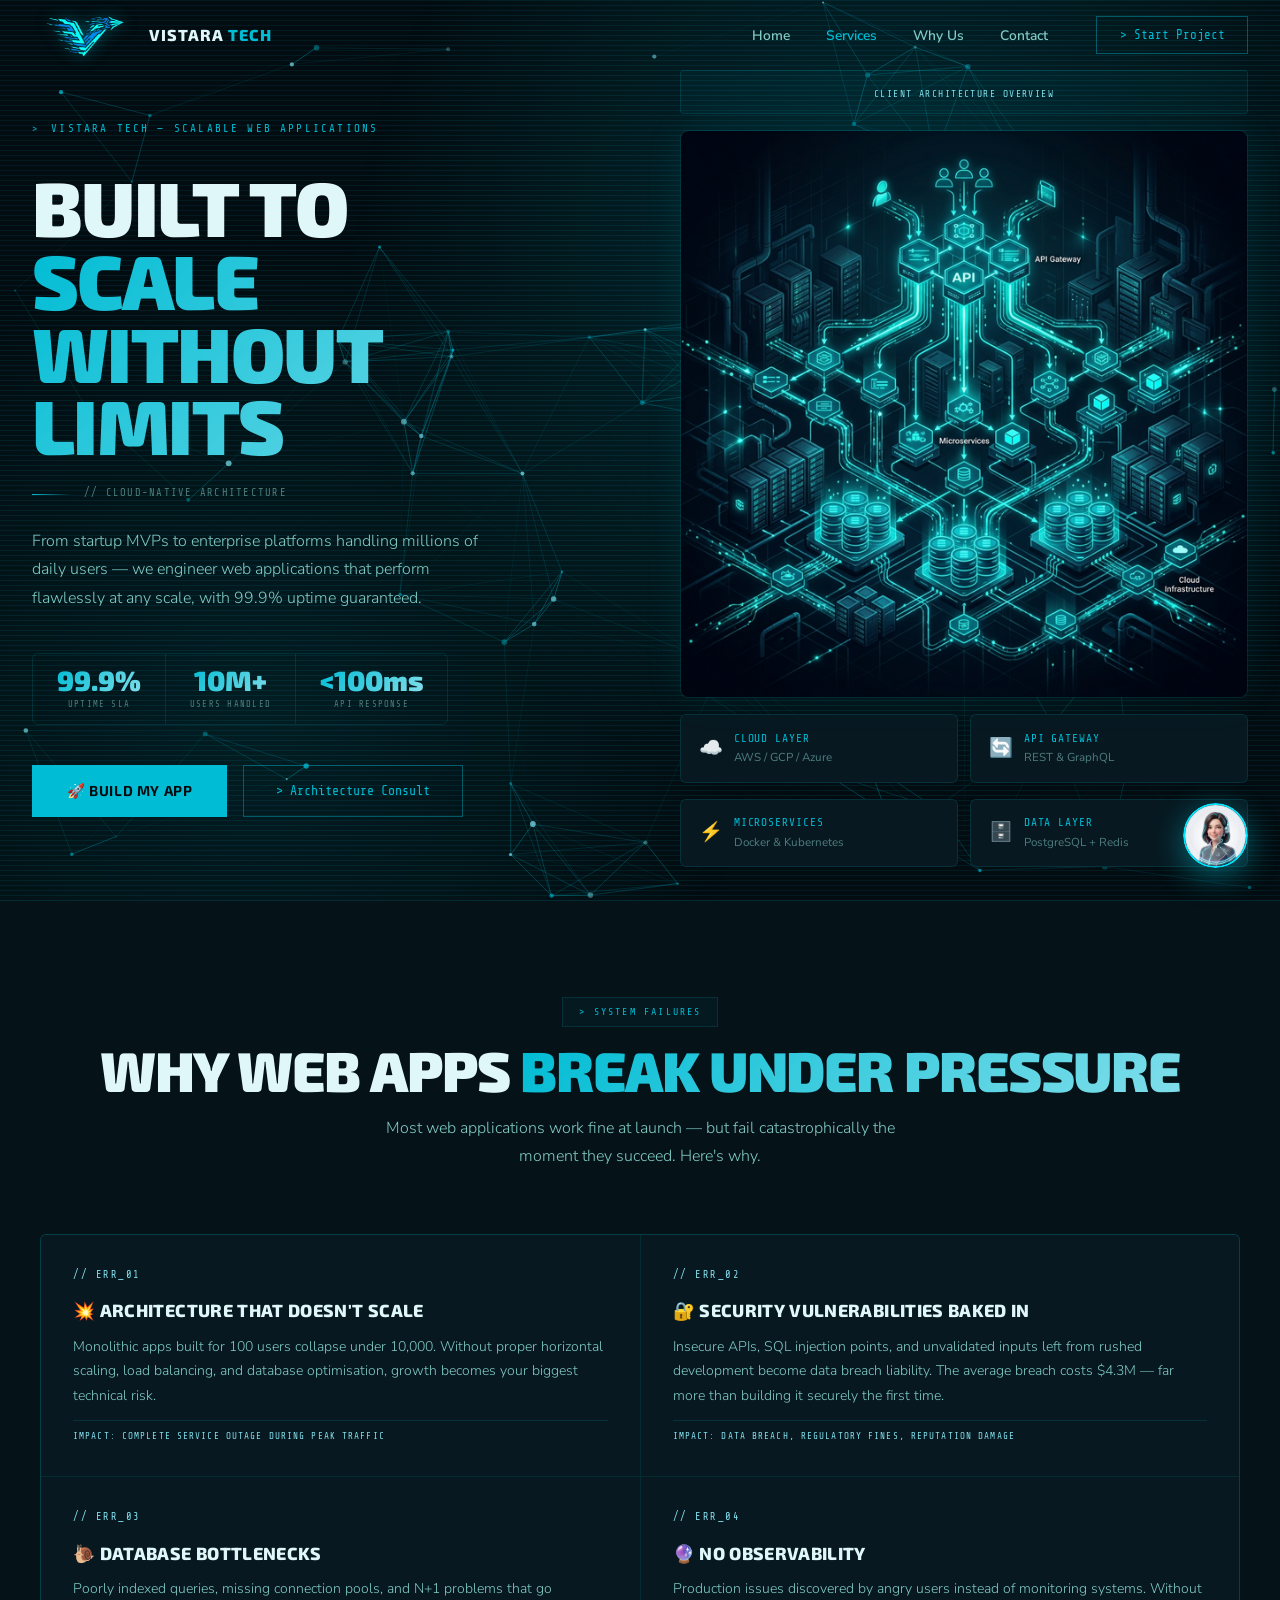
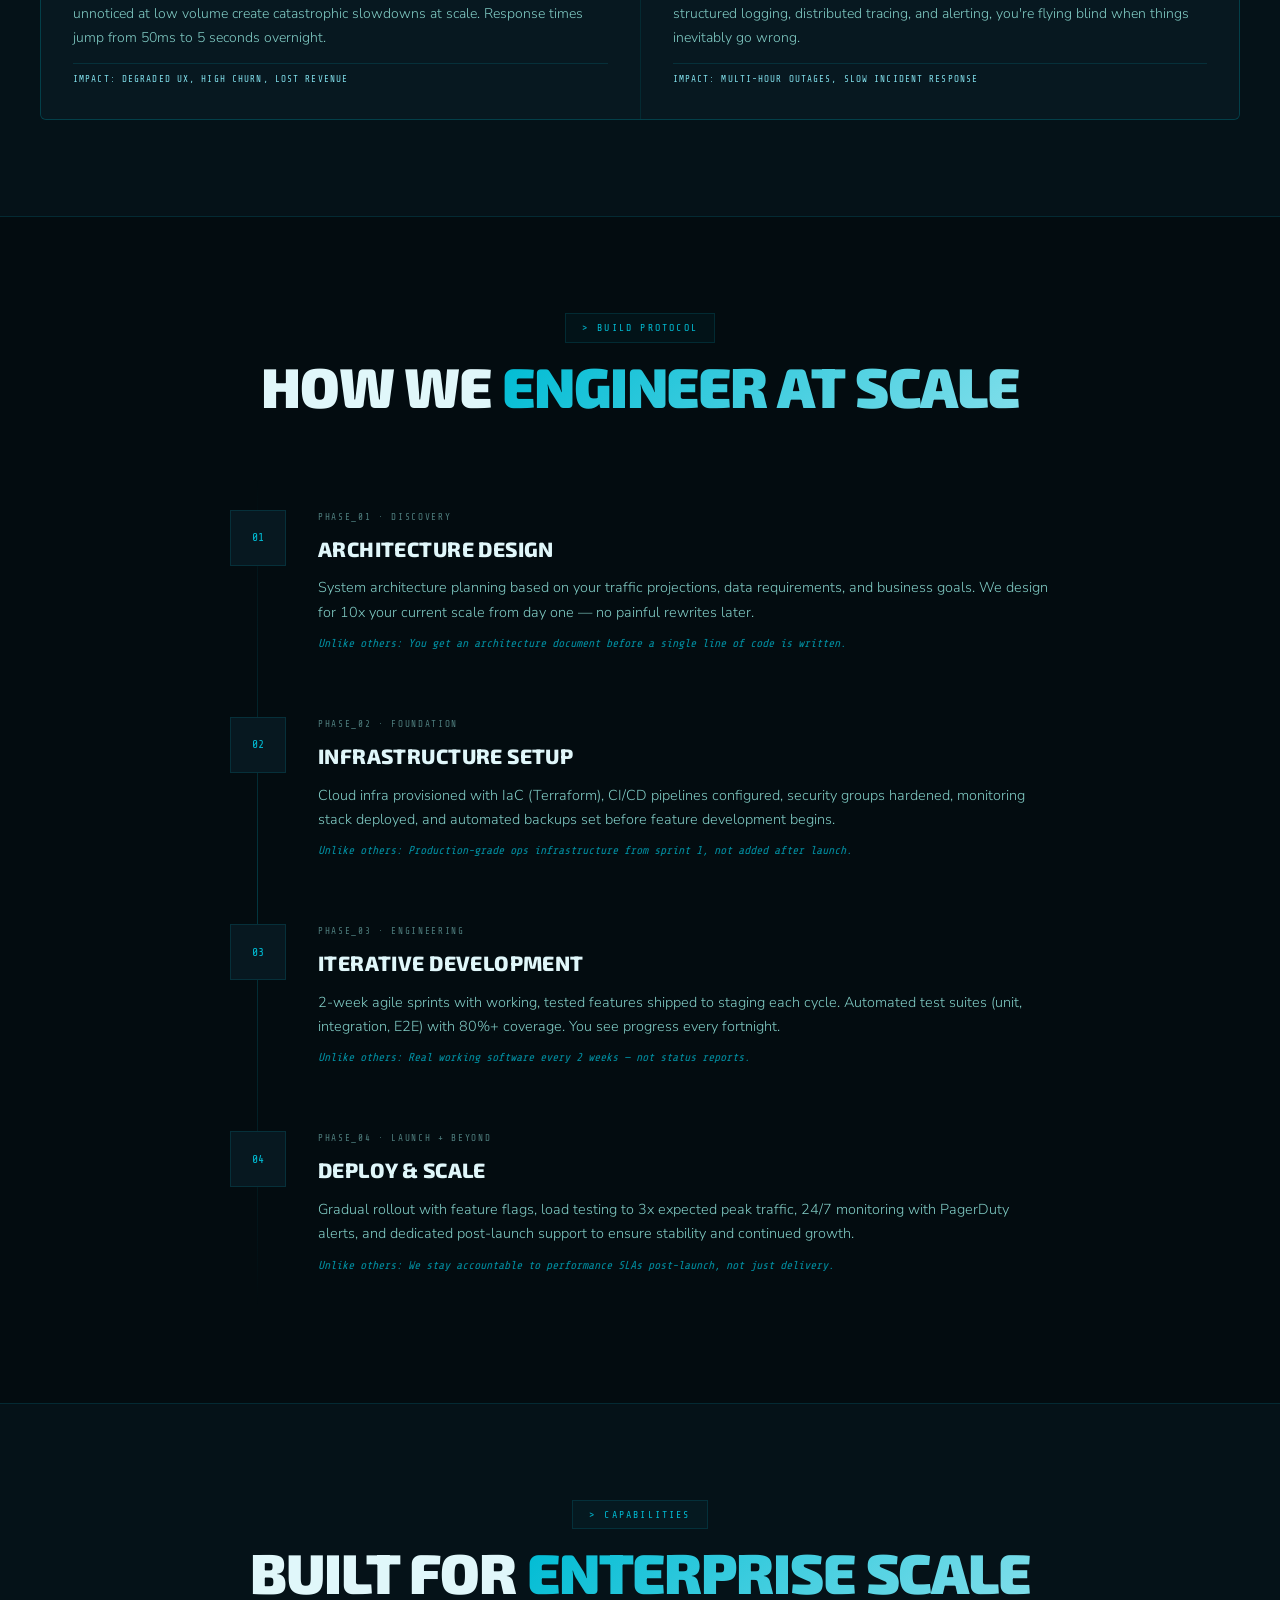
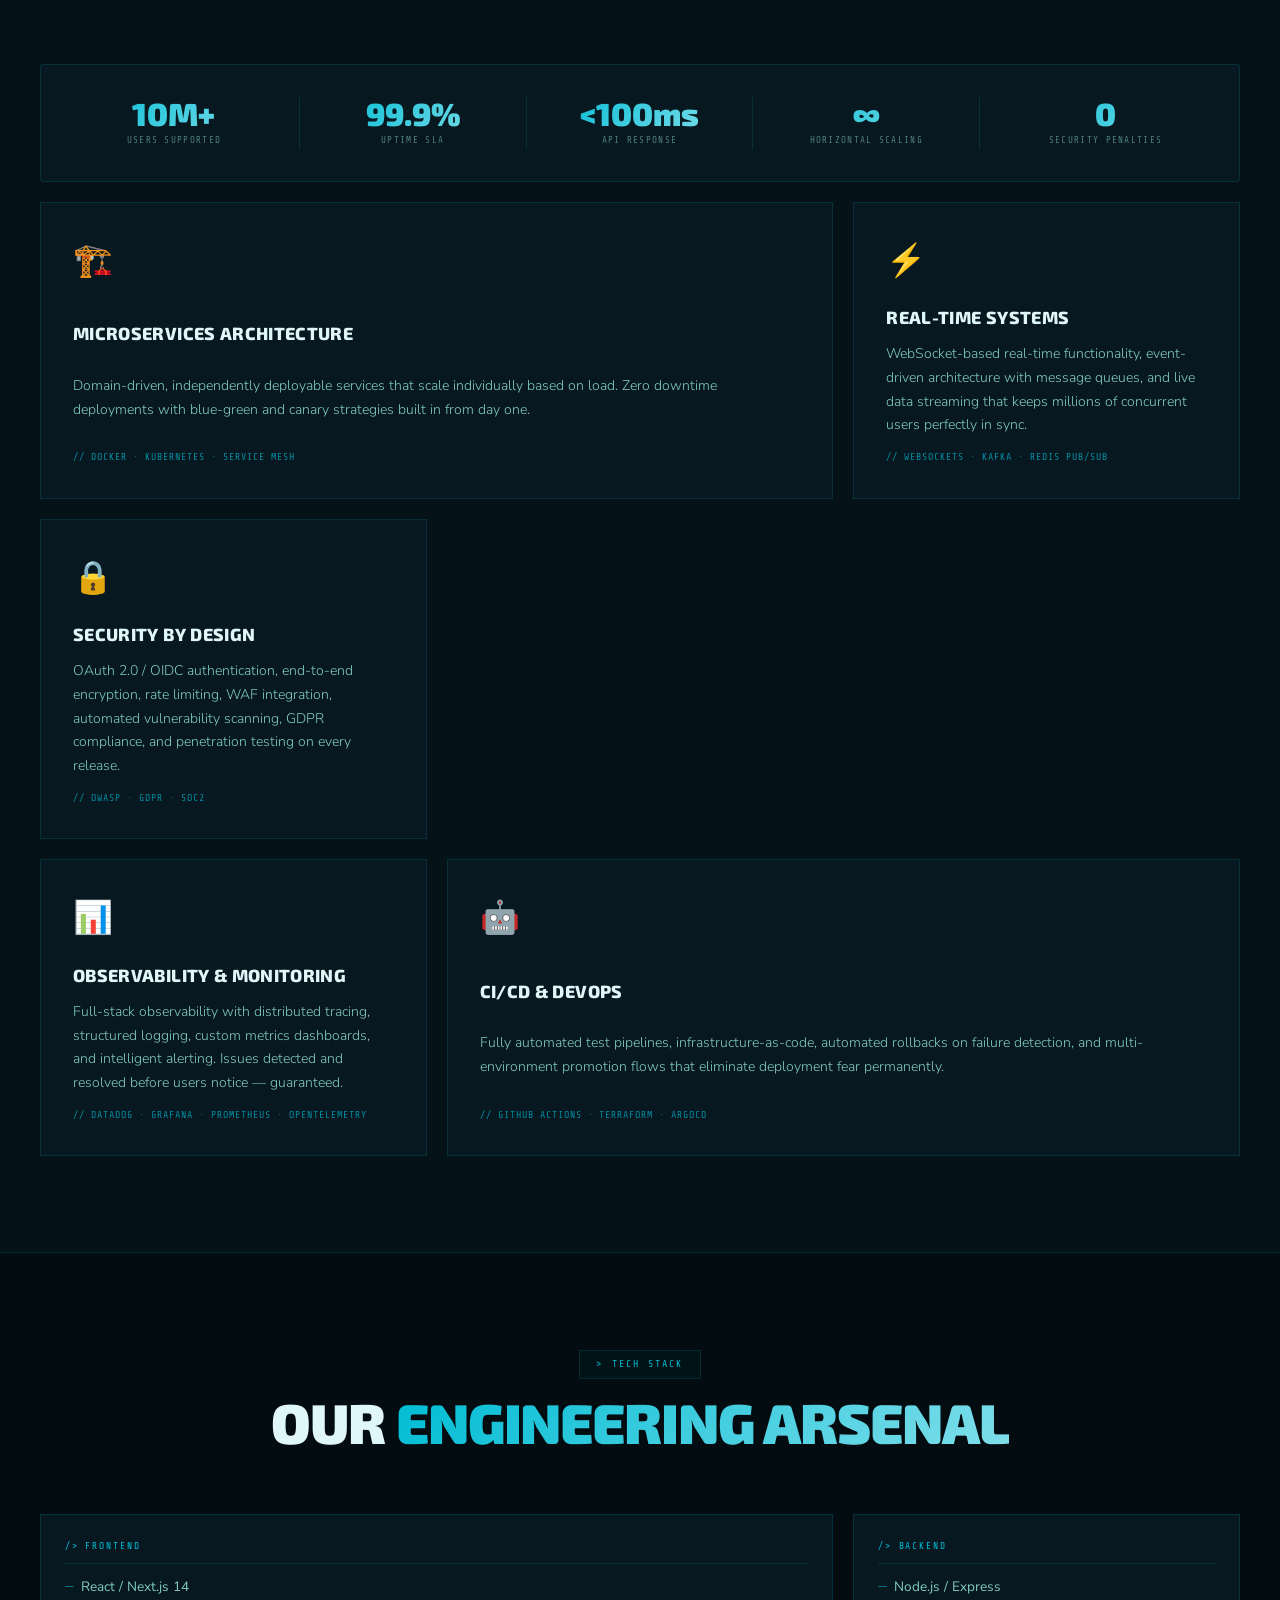
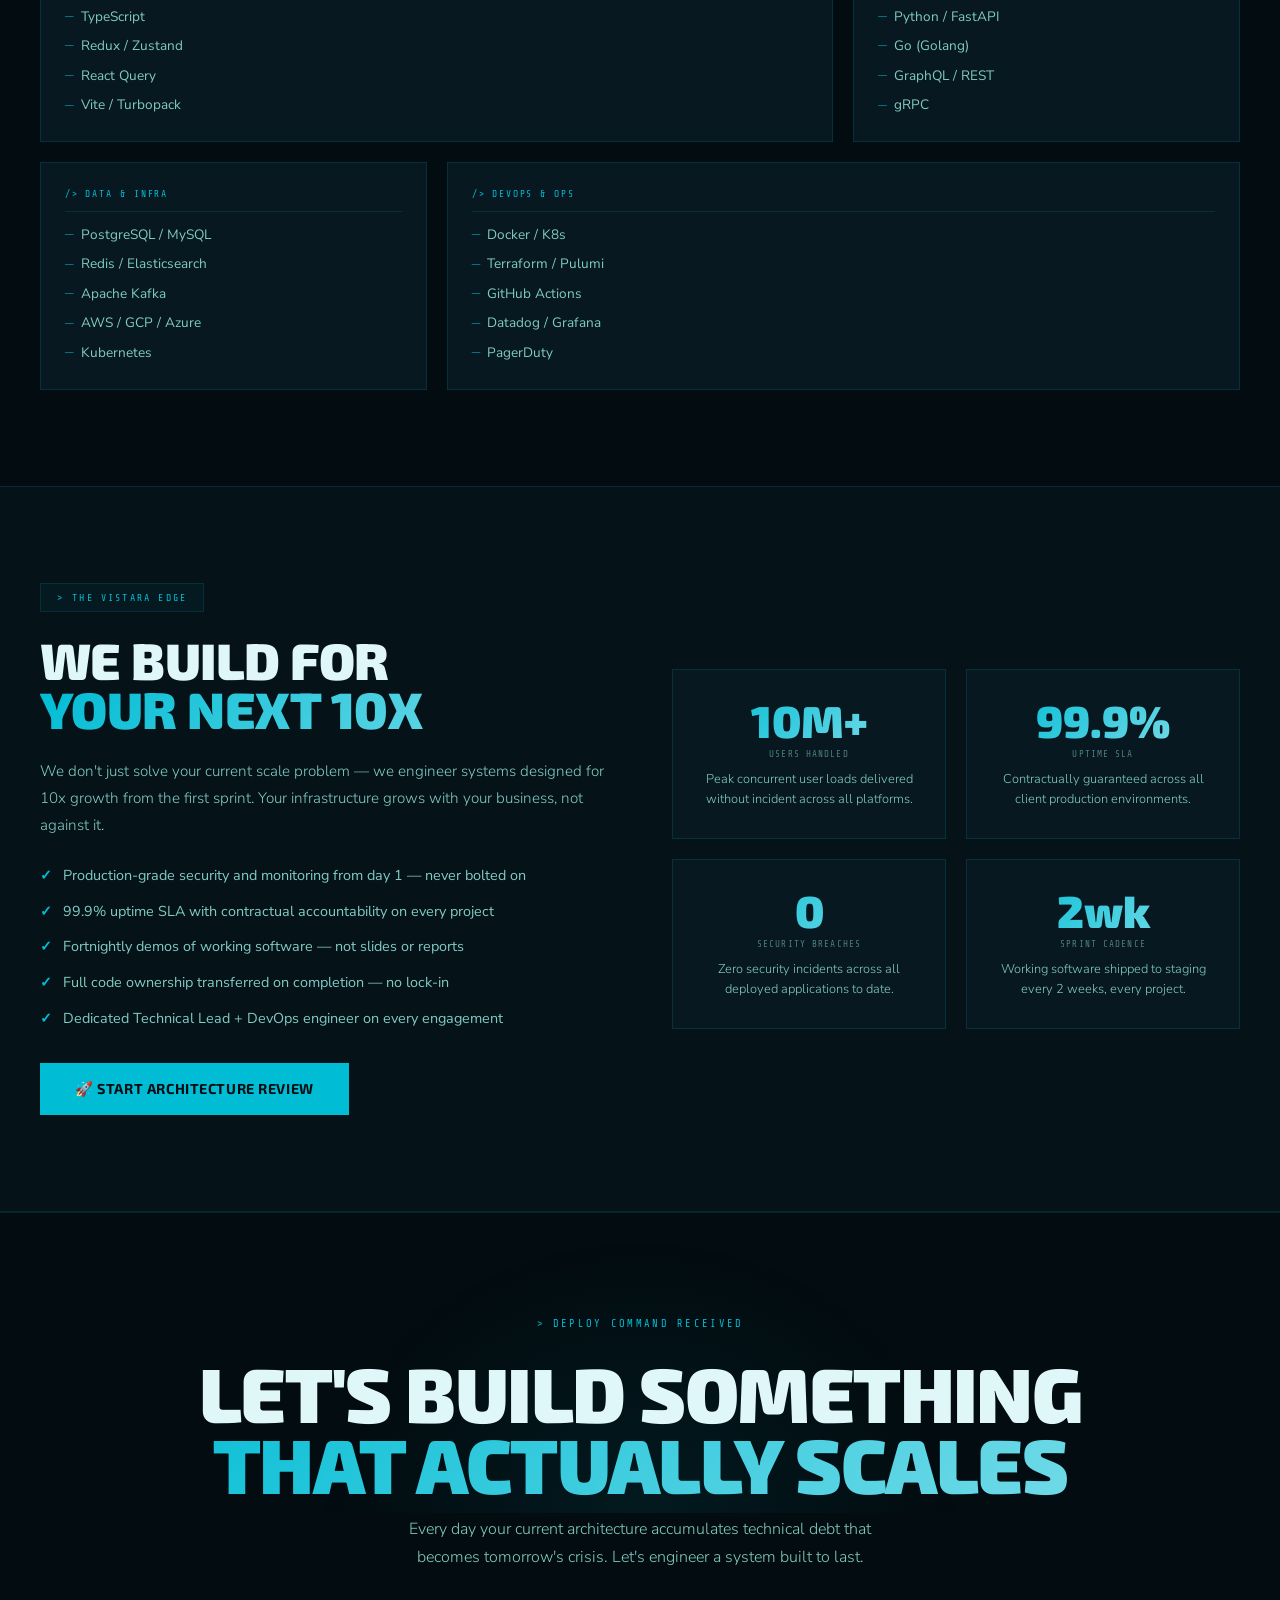
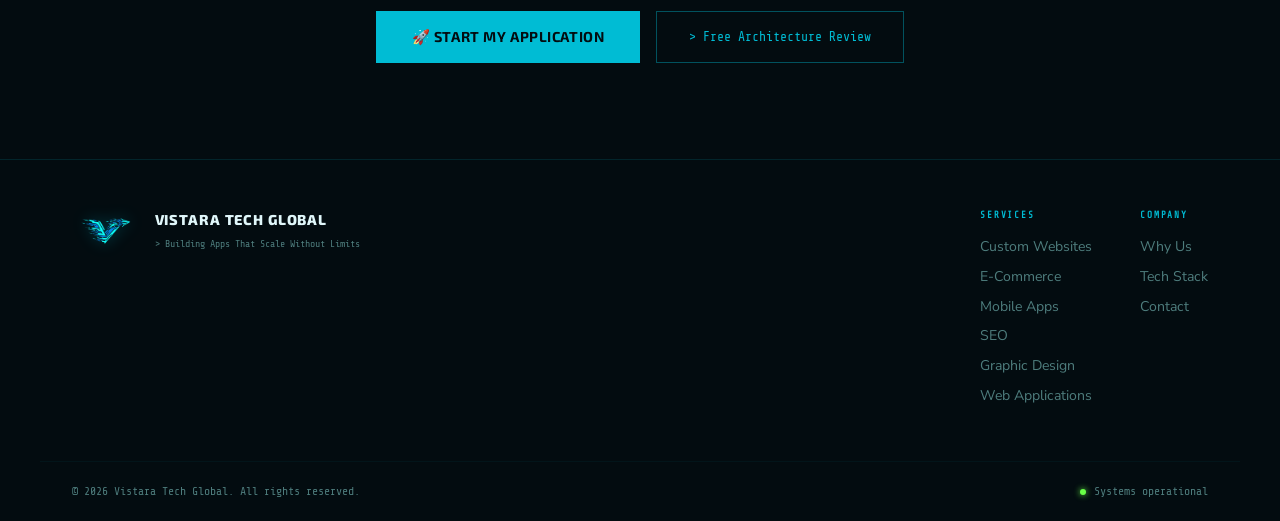
<file: service-web-applications.html>
<!DOCTYPE html>
<html lang="en">

<head>
    <meta charset="UTF-8" />
    <meta name="viewport" content="width=device-width,initial-scale=1.0" />
    <meta name="description"
        content="Scalable web applications built for millions of users. Cloud-native microservices, 99.9% uptime SLA, real-time systems by Vistara Tech Global." />
    <title>Scalable Web Applications | Vistara Tech Global</title>
    <link rel="preconnect" href="https://fonts.googleapis.com" />
    <link
        href="https://fonts.googleapis.com/css2?family=Exo+2:wght@300;400;500;600;700;800;900&family=Nunito+Sans:wght@300;400;500;600;700&family=Share+Tech+Mono&display=swap"
        rel="stylesheet" />
    <link rel="stylesheet" href="veeha.css" />
    <style>
        /* ============ WEB APPLICATIONS — TEAL ENTERPRISE THEME ============ */
        :root {
            --t: #00bcd4;
            --t2: #00838f;
            --t3: #80deea;
            --t4: #006064;
            --tg: rgba(0, 188, 212, 0.25);
            --lime: #69ff47;
            --bg: #030c10;
            --bg2: #051218;
            --card: #071820;
            --border: rgba(0, 188, 212, 0.14);
            --border-h: rgba(0, 188, 212, 0.42);
            --txt: #e0f7fa;
            --txt2: #80cbc4;
            --txt3: #4e7d7d;
            --txt4: #02393f;
            --font-h: 'Exo 2', sans-serif;
            --font-b: 'Nunito Sans', sans-serif;
            --font-m: 'Share Tech Mono', monospace;
            --tr: 0.3s cubic-bezier(0.4, 0, 0.2, 1);
        }

        *,
        *::before,
        *::after {
            box-sizing: border-box;
            margin: 0;
            padding: 0
        }

        html {
            scroll-behavior: smooth;
            overflow-x: hidden
        }

        body {
            background: var(--bg);
            color: var(--txt);
            font-family: var(--font-b);
            overflow-x: hidden;
            line-height: 1.65
        }

        ::-webkit-scrollbar {
            width: 4px
        }

        ::-webkit-scrollbar-thumb {
            background: var(--t2)
        }

        ::selection {
            background: var(--tg);
            color: var(--t3)
        }

        #wa-canvas {
            position: fixed;
            top: 0;
            left: 0;
            width: 100%;
            height: 100%;
            pointer-events: none;
            z-index: 0;
            opacity: 1;
        }

        /* HEX GRID BG */
        .hg {
            position: fixed;
            inset: 0;
            pointer-events: none;
            z-index: 0;
            background-image:
                    radial-gradient(circle at 70% 30%, rgba(0, 188, 212, .18), transparent 50%),
                    radial-gradient(circle at 20% 80%, rgba(0, 131, 143, .15), transparent 40%);
        }

        /* moving horizontal scan lines behind content */
        .hg::after {
            content: '';
            position: absolute;
            inset: 0;
            background-image: repeating-linear-gradient(
                    180deg,
                    rgba(0, 188, 212, 0.15) 0px,
                    rgba(0, 188, 212, 0.15) 1px,
                    transparent 1px,
                    transparent 5px
            );
            mix-blend-mode: screen;
            opacity: 0.6;
            animation: waScanLines 18s linear infinite;
        }

        /* DATA STREAMS */
        .data-stream {
            position: fixed;
            width: 1px;
            height: 40vh;
            background: linear-gradient(180deg, transparent, rgba(0, 188, 212, 0.6), transparent);
            z-index: 0;
            pointer-events: none;
            opacity: 0;
            animation: dataFall 4s linear infinite;
        }

        .data-stream::after {
            content: '';
            position: absolute;
            bottom: 0;
            left: -1px;
            width: 3px;
            height: 12px;
            background: var(--t);
            border-radius: 4px;
            box-shadow: 0 0 10px var(--t);
        }

        @keyframes dataFall {
            0% { transform: translateY(-100vh); opacity: 0; }
            10% { opacity: 1; }
            80% { opacity: 0.8; }
            100% { transform: translateY(120vh); opacity: 0; }
        }

        .stream-1 { left: 10%; animation-duration: 4.5s; animation-delay: 0.2s; }
        .stream-2 { left: 25%; animation-duration: 6s; animation-delay: 1.5s; }
        .stream-3 { left: 45%; animation-duration: 3.8s; animation-delay: 0.8s; }
        .stream-4 { left: 65%; animation-duration: 5.2s; animation-delay: 2.1s; }
        .stream-5 { left: 85%; animation-duration: 4.9s; animation-delay: 0.5s; }
        .stream-6 { left: 95%; animation-duration: 6.5s; animation-delay: 3.3s; }

        @keyframes waScanLines {
            0% {
                transform: translateY(-40px);
            }
            50% {
                transform: translateY(40px);
            }
            100% {
                transform: translateY(-40px);
            }
        }

        /* NAV */
        nav {
            position: fixed;
            top: 0;
            left: 0;
            right: 0;
            z-index: 1000;
            transition: background var(--tr)
        }

        nav.sc {
            background: rgba(3, 12, 16, .96);
            backdrop-filter: blur(20px);
            border-bottom: 1px solid var(--border)
        }

        .nc {
            max-width: 1400px;
            margin: 0 auto;
            padding: 0 2rem;
            height: 70px;
            display: flex;
            align-items: center;
            gap: 2rem
        }

        .nl {
            display: flex;
            align-items: center;
            gap: .75rem;
            text-decoration: none;
            flex-shrink: 0
        }

        .li {
            height: 40px;
            filter: drop-shadow(0 0 8px rgba(0, 188, 212, .5))
        }

        .lt {
            font-family: var(--font-h);
            font-size: 1rem;
            font-weight: 800;
            color: var(--txt);
            letter-spacing: .06em;
            text-transform: uppercase
        }

        .lt span {
            color: var(--t)
        }

        ul.nls {
            display: flex;
            align-items: center;
            gap: .25rem;
            list-style: none;
            margin-left: auto
        }

        .nk {
            color: var(--txt2);
            text-decoration: none;
            font-family: var(--font-b);
            font-size: .86rem;
            font-weight: 600;
            padding: .5rem 1rem;
            border-radius: 4px;
            transition: color var(--tr)
        }

        .nk:hover,
        .nk.active {
            color: var(--t)
        }

        .nct {
            font-family: var(--font-m);
            font-size: .78rem;
            font-weight: 400;
            color: var(--t);
            border: 1px solid rgba(0, 188, 212, .4);
            padding: .5rem 1.4rem;
            text-decoration: none;
            transition: all var(--tr);
            flex-shrink: 0
        }

        .nct:hover {
            background: rgba(0, 188, 212, .08);
            box-shadow: 0 0 16px var(--tg)
        }

        .hbtn {
            display: none;
            flex-direction: column;
            gap: 5px;
            background: none;
            border: none;
            cursor: pointer;
            padding: .25rem;
            margin-left: auto
        }

        .hbtn span {
            display: block;
            width: 22px;
            height: 2px;
            background: var(--t);
            transition: all var(--tr)
        }

        .hbtn.open span:nth-child(1) {
            transform: translateY(7px) rotate(45deg)
        }

        .hbtn.open span:nth-child(2) {
            opacity: 0
        }

        .hbtn.open span:nth-child(3) {
            transform: translateY(-7px) rotate(-45deg)
        }

        /* ============ HERO — FULL WIDTH WITH ARCHITECTURE DIAGRAM ============ */
        .hero {
            height: 100vh;
            position: relative;
            z-index: 1;
            display: grid;
            grid-template-columns: 1fr 1fr;
            align-items: center;
            max-width: 1300px;
            margin: 0 auto;
            padding: 70px 2rem 40px;
            gap: 5rem;
            overflow: hidden;
        }

        .h-eyebrow {
            font-family: var(--font-m);
            font-size: .68rem;
            letter-spacing: .2em;
            color: var(--t);
            text-transform: uppercase;
            margin-bottom: 2rem;
            display: flex;
            align-items: center;
            gap: .75rem
        }

        .h-eyebrow::before {
            content: '>';
            font-size: .9em
        }

        .ht {
            font-family: var(--font-h);
            font-size: clamp(3rem, 6vw, 5.8rem);
            font-weight: 900;
            line-height: .95;
            letter-spacing: -.02em;
            color: var(--txt);
            margin-bottom: 1.5rem;
            text-transform: uppercase
        }

        .ht em {
            background: linear-gradient(135deg, var(--t), var(--t3));
            -webkit-background-clip: text;
            -webkit-text-fill-color: transparent;
            background-clip: text;
            font-style: normal;
            display: block;
            position: relative;
            animation: waTitleGlitch 3.2s infinite steps(2, end);
        }

        @keyframes waTitleGlitch {
            0%, 88%, 100% {
                text-shadow: none;
                opacity: 1;
            }
            90% {
                text-shadow: -1px 0 8px rgba(0, 188, 212, 0.9);
                opacity: 0.7;
            }
            92% {
                text-shadow: 2px 0 10px rgba(0, 131, 143, 0.9);
                opacity: 0.9;
            }
            96% {
                text-shadow: 0 0 14px rgba(0, 188, 212, 1);
                opacity: 0.8;
            }
        }

        .h-rule {
            display: flex;
            align-items: center;
            gap: .75rem;
            margin-bottom: 1.5rem
        }

        .hr-line {
            height: 1px;
            width: 40px;
            background: linear-gradient(90deg, var(--t), transparent)
        }

        .hr-txt {
            font-family: var(--font-m);
            font-size: .65rem;
            color: var(--txt3);
            letter-spacing: .12em;
            text-transform: uppercase
        }

        .h-sub {
            font-size: 1rem;
            color: var(--txt2);
            max-width: 460px;
            line-height: 1.8;
            margin-bottom: 2.5rem;
            font-weight: 300
        }

        .hero-metrics {
            display: grid;
            grid-template-columns: repeat(3, auto);
            gap: 0;
            margin-bottom: 2.5rem;
            border: 1px solid var(--border);
            border-radius: 6px;
            overflow: hidden;
            width: fit-content
        }

        .hm {
            padding: .75rem 1.5rem;
            text-align: center;
            border-right: 1px solid var(--border)
        }

        .hm:last-child {
            border-right: none
        }

        .hm-v {
            font-family: var(--font-h);
            font-size: 1.75rem;
            font-weight: 900;
            background: linear-gradient(135deg, var(--t), var(--t3));
            -webkit-background-clip: text;
            -webkit-text-fill-color: transparent;
            background-clip: text;
            line-height: 1
        }

        .hm-l {
            font-family: var(--font-m);
            font-size: .55rem;
            color: var(--txt3);
            letter-spacing: .14em;
            text-transform: uppercase;
            margin-top: .2rem
        }

        .hero-btns {
            display: flex;
            gap: 1rem;
            flex-wrap: wrap
        }

        .btn-t {
            font-family: var(--font-h);
            font-weight: 700;
            font-size: .9rem;
            color: var(--bg);
            background: var(--t);
            padding: .9rem 2.2rem;
            text-decoration: none;
            transition: all var(--tr);
            display: inline-flex;
            align-items: center;
            gap: .6rem;
            text-transform: uppercase;
            letter-spacing: .04em
        }

        .btn-t:hover {
            background: var(--t3);
            box-shadow: 0 0 28px var(--tg);
            transform: translateY(-2px)
        }

        .btn-t-out {
            font-family: var(--font-m);
            font-weight: 400;
            font-size: .82rem;
            color: var(--t);
            border: 1px solid rgba(0, 188, 212, .4);
            padding: .9rem 2rem;
            text-decoration: none;
            transition: all var(--tr);
            display: inline-flex;
            align-items: center;
            gap: .6rem
        }

        .btn-t-out:hover {
            background: rgba(0, 188, 212, .06);
            transform: translateY(-2px);
            border-color: var(--t)
        }

        /* ARCH DIAGRAM */
        .arch-diag {
            display: flex;
            flex-direction: column;
            gap: 1rem;
            position: relative
        }

        .arch-diag::before {
            content: '';
            position: absolute;
            left: 50%;
            top: 0;
            bottom: 0;
            width: 1px;
            background: linear-gradient(180deg, transparent, var(--t), transparent);
            opacity: .2
        }

        .arch-row {
            display: grid;
            grid-template-columns: 1fr 1fr;
            gap: .75rem
        }

        .arch-node {
            background: var(--card);
            border: 1px solid var(--border);
            border-radius: 6px;
            padding: .9rem 1.1rem;
            display: flex;
            align-items: center;
            gap: .7rem;
            transition: all var(--tr)
        }

        .arch-node:hover {
            border-color: var(--border-h);
            box-shadow: 0 0 16px rgba(0, 188, 212, .08)
        }

        .an-icon {
            font-size: 1.2rem;
            flex-shrink: 0
        }

        .an-label {
            font-family: var(--font-m);
            font-size: .7rem;
            color: var(--t);
            text-transform: uppercase;
            letter-spacing: .08em
        }

        .an-sub {
            font-family: var(--font-b);
            font-size: .72rem;
            color: var(--txt3)
        }

        .arch-badge {
            text-align: center;
            padding: .5rem;
            background: rgba(0, 188, 212, .04);
            border: 1px solid var(--border);
            border-radius: 4px
        }

        .arch-badge span {
            font-family: var(--font-m);
            font-size: .6rem;
            letter-spacing: .15em;
            color: var(--t3);
            text-transform: uppercase
        }

        .arch-img {
            border: 1px solid var(--border);
            border-radius: 8px;
            overflow: hidden;
            box-shadow: 0 0 40px rgba(0, 188, 212, .08);
            transform-style: preserve-3d;
            animation: heroFloat 8s ease-in-out infinite;
        }

        @keyframes heroFloat {
            0%, 100% {
                transform: translateY(0) perspective(1000px) rotateY(-2deg) rotateX(2deg);
                box-shadow: 0 0 60px rgba(0, 188, 212, .12), 0 40px 80px rgba(0, 0, 0, .6);
            }
            50% {
                transform: translateY(-15px) perspective(1000px) rotateY(2deg) rotateX(-2deg);
                box-shadow: 0 0 80px rgba(0, 188, 212, .25), 0 50px 100px rgba(0, 0, 0, .7);
            }
        }

        .arch-img img {
            width: 100%;
            display: block;
            border-radius: 8px;
        }

        @keyframes textDynamicPulse {
            0% { filter: drop-shadow(0 0 5px rgba(0, 188, 212, 0.4)); opacity: 1; transform: scale(1); }
            50% { filter: drop-shadow(0 0 18px rgba(128, 222, 234, 0.8)); opacity: 0.9; transform: scale(1.02); }
            100% { filter: drop-shadow(0 0 5px rgba(0, 188, 212, 0.4)); opacity: 1; transform: scale(1); }
        }

        h2.sh-title em, h2.fcta-title em, .ht em {
            animation: textDynamicPulse 4s ease-in-out infinite alternate;
            display: inline-block;
        }

        .f-card, .tcat, .wsr-card, .p2c-cell {
            display: flex;
            flex-direction: column;
            justify-content: space-between;
            height: 100%;
        }

        @media (min-width: 1025px) {
            .feat-asym { display: grid; grid-template-columns: repeat(3, 1fr) !important; gap: 1.25rem; }
            .feat-asym .f-card:nth-child(1) { grid-column: span 2; }
            .feat-asym .f-card:nth-child(2) { grid-column: span 1; }
            .feat-asym .f-card:nth-child(3) { grid-column: span 1; }
            
            .feat-asym-2 { display: grid; grid-template-columns: repeat(3, 1fr) !important; gap: 1.25rem; }
            .feat-asym-2 .f-card:nth-child(1) { grid-column: span 1; }
            .feat-asym-2 .f-card:nth-child(2) { grid-column: span 2; }

            .tcat-row { grid-template-columns: repeat(3, 1fr) !important; }
            .tcat-row .tcat:nth-child(1) { grid-column: span 2; }
            .tcat-row .tcat:nth-child(2) { grid-column: span 1; }
            .tcat-row .tcat:nth-child(3) { grid-column: span 1; }
            .tcat-row .tcat:nth-child(4) { grid-column: span 2; }

            .ws-right { display: grid; grid-template-columns: repeat(2, 1fr) !important; gap: 1.5rem; }
            .ws-right .wsr-card { height: 100%; }
        }

        /* SECTIONS */
        section {
            position: relative;
            z-index: 1;
            padding: 6rem 2rem
        }

        .wrap {
            max-width: 1200px;
            margin: 0 auto
        }

        .sh {
            text-align: center;
            margin-bottom: 4rem
        }

        .sh-tag {
            display: inline-flex;
            align-items: center;
            gap: .5rem;
            font-family: var(--font-m);
            font-size: .62rem;
            letter-spacing: .22em;
            color: var(--t);
            text-transform: uppercase;
            border: 1px solid var(--border);
            background: rgba(0, 188, 212, .04);
            padding: .35rem 1rem;
            margin-bottom: 1rem
        }

        .sh-tag::before {
            content: '> '
        }

        h2.sh-title {
            font-family: var(--font-h);
            font-size: clamp(2rem, 5vw, 3.5rem);
            font-weight: 900;
            color: var(--txt);
            line-height: .98;
            letter-spacing: -.02em;
            text-transform: uppercase;
            margin-bottom: 1rem
        }

        h2.sh-title em {
            background: linear-gradient(135deg, var(--t), var(--t3));
            -webkit-background-clip: text;
            -webkit-text-fill-color: transparent;
            background-clip: text;
            font-style: normal
        }

        .sh-sub {
            font-size: 1rem;
            color: var(--txt2);
            max-width: 560px;
            margin: 0 auto;
            font-weight: 300;
            line-height: 1.75
        }

        /* PAIN — 2 COLUMN TABLE */
        .pain-2col {
            display: grid;
            grid-template-columns: 1fr 1fr;
            gap: 1px;
            background: var(--border);
            border: 1px solid var(--border);
            border-radius: 6px;
            overflow: hidden
        }

        .p2c-cell {
            background: var(--card);
            padding: 2rem;
            transition: background var(--tr)
        }

        .p2c-cell:hover {
            background: rgba(0, 188, 212, .03)
        }

        .p2c-num {
            font-family: var(--font-m);
            font-size: .65rem;
            color: var(--t3);
            letter-spacing: .15em;
            margin-bottom: .75rem
        }

        .p2c-title {
            font-family: var(--font-h);
            font-size: 1.1rem;
            font-weight: 800;
            color: var(--txt);
            margin-bottom: .6rem;
            text-transform: uppercase;
            letter-spacing: .02em;
            display: flex;
            align-items: center;
            gap: .5rem
        }

        .p2c-text {
            font-family: var(--font-b);
            font-size: .875rem;
            color: var(--txt2);
            line-height: 1.75;
            font-weight: 300
        }

        .p2c-badge {
            margin-top: .75rem;
            display: inline-block;
            font-family: var(--font-m);
            font-size: .58rem;
            letter-spacing: .12em;
            color: var(--t3);
            text-transform: uppercase;
            border-top: 1px solid var(--border);
            padding-top: .5rem;
            width: 100%
        }

        /* PROCESS — VERTICAL STEPS */
        .v-steps {
            display: flex;
            flex-direction: column;
            max-width: 820px;
            margin: 0 auto;
            position: relative
        }

        .v-steps::before {
            content: '';
            position: absolute;
            left: 27px;
            top: 0;
            bottom: 0;
            width: 1px;
            background: linear-gradient(180deg, transparent, var(--t), transparent);
            opacity: .25
        }

        .vst {
            display: grid;
            grid-template-columns: 56px 1fr;
            gap: 2rem;
            padding: 2rem 0;
            align-items: flex-start
        }

        .vst-num {
            width: 56px;
            height: 56px;
            background: var(--card);
            border: 1px solid var(--border);
            display: flex;
            align-items: center;
            justify-content: center;
            font-family: var(--font-m);
            font-size: .72rem;
            color: var(--t);
            position: relative;
            z-index: 1;
            flex-shrink: 0;
            transition: all var(--tr)
        }

        .vst:hover .vst-num {
            border-color: var(--t);
            box-shadow: 0 0 20px var(--tg);
            background: rgba(0, 188, 212, .08)
        }

        .vst-label {
            font-family: var(--font-m);
            font-size: .58rem;
            letter-spacing: .18em;
            color: var(--txt3);
            text-transform: uppercase;
            margin-bottom: .4rem
        }

        .vst-title {
            font-family: var(--font-h);
            font-size: 1.3rem;
            font-weight: 800;
            color: var(--txt);
            text-transform: uppercase;
            letter-spacing: .02em;
            margin-bottom: .6rem
        }

        .vst-desc {
            font-family: var(--font-b);
            font-size: .9rem;
            color: var(--txt2);
            line-height: 1.7;
            font-weight: 300
        }

        .vst-note {
            margin-top: .6rem;
            font-family: var(--font-m);
            font-size: .72rem;
            color: var(--t);
            opacity: .75;
            font-style: italic
        }

        /* FEATURES — 3 + 2 ASYMM */
        .feat-asym {
            display: grid;
            grid-template-columns: repeat(3, 1fr);
            gap: 1.25rem;
            margin-bottom: 1.25rem
        }

        .feat-asym-2 {
            display: grid;
            grid-template-columns: 1fr 1fr;
            gap: 1.25rem
        }

        .f-card {
            background: var(--card);
            border: 1px solid var(--border);
            padding: 2rem;
            transition: all var(--tr);
            position: relative;
            overflow: hidden
        }

        .f-card::before {
            content: '';
            position: absolute;
            bottom: 0;
            left: 0;
            right: 0;
            height: 2px;
            background: linear-gradient(90deg, transparent, var(--t), transparent);
            transform: scaleX(0);
            transition: transform .4s ease
        }

        .f-card:hover::before {
            transform: scaleX(1)
        }

        .f-card:hover {
            border-color: var(--border-h);
            transform: translateY(-4px);
            box-shadow: 0 16px 40px rgba(0, 0, 0, .3)
        }

        .f-icon {
            font-size: 2rem;
            display: block;
            margin-bottom: 1rem
        }

        .f-title {
            font-family: var(--font-h);
            font-size: 1.1rem;
            font-weight: 800;
            color: var(--txt);
            text-transform: uppercase;
            letter-spacing: .02em;
            margin-bottom: .6rem
        }

        .f-text {
            font-family: var(--font-b);
            font-size: .875rem;
            color: var(--txt2);
            line-height: 1.7;
            font-weight: 300
        }

        .f-note {
            margin-top: .75rem;
            font-family: var(--font-m);
            font-size: .62rem;
            color: var(--t);
            opacity: .7;
            text-transform: uppercase;
            letter-spacing: .1em
        }

        /* SCALE METRICS ROW */
        .scale-bar {
            background: var(--card);
            border: 1px solid var(--border);
            padding: 2rem;
            display: grid;
            grid-template-columns: repeat(5, 1fr);
            gap: 0;
            border-radius: 4px;
            overflow: hidden;
            margin-bottom: 1.25rem
        }

        .sm-item {
            border-right: 1px solid var(--border);
            padding: 0 1.5rem;
            text-align: center
        }

        .sm-item:first-child {
            padding-left: 0
        }

        .sm-item:last-child {
            border-right: none;
            padding-right: 0
        }

        .sm-val {
            font-family: var(--font-h);
            font-size: 2rem;
            font-weight: 900;
            background: linear-gradient(135deg, var(--t), var(--t3));
            -webkit-background-clip: text;
            -webkit-text-fill-color: transparent;
            background-clip: text;
            line-height: 1;
            margin-bottom: .25rem
        }

        .sm-lbl {
            font-family: var(--font-m);
            font-size: .58rem;
            letter-spacing: .14em;
            color: var(--txt3);
            text-transform: uppercase
        }

        /* TECH */
        .tcat-row {
            display: grid;
            grid-template-columns: repeat(4, 1fr);
            gap: 1.25rem
        }

        .tcat {
            background: var(--card);
            border: 1px solid var(--border);
            padding: 1.5rem
        }

        .tc-head {
            font-family: var(--font-m);
            font-size: .6rem;
            letter-spacing: .2em;
            color: var(--t);
            text-transform: uppercase;
            margin-bottom: .75rem;
            padding-bottom: .5rem;
            border-bottom: 1px solid var(--border);
            display: flex;
            align-items: center;
            gap: .4rem
        }

        .tc-head::before {
            content: '/>'
        }

        .tc-items {
            display: flex;
            flex-direction: column;
            gap: .45rem
        }

        .tc-item {
            font-family: var(--font-b);
            font-size: .85rem;
            color: var(--txt2);
            display: flex;
            align-items: center;
            gap: .45rem;
            transition: color var(--tr);
            cursor: default
        }

        .tc-item:hover {
            color: var(--t)
        }

        .tc-item::before {
            content: '─';
            color: var(--t2);
            font-size: .75rem
        }

        /* WHY — EDITORIAL SPLIT */
        .why-split {
            display: grid;
            grid-template-columns: 1fr 1fr;
            gap: 4rem;
            align-items: center
        }

        .ws-left h2 {
            font-family: var(--font-h);
            font-size: clamp(2rem, 4vw, 3.5rem);
            font-weight: 900;
            color: var(--txt);
            text-transform: uppercase;
            letter-spacing: -.01em;
            line-height: .95;
            margin-bottom: 1.5rem
        }

        .ws-left h2 em {
            background: linear-gradient(135deg, var(--t), var(--t3));
            -webkit-background-clip: text;
            -webkit-text-fill-color: transparent;
            background-clip: text;
            font-style: normal;
            display: block
        }

        .ws-left p {
            font-family: var(--font-b);
            font-size: .95rem;
            color: var(--txt2);
            line-height: 1.8;
            font-weight: 300;
            margin-bottom: 1.5rem
        }

        .ws-pts {
            display: flex;
            flex-direction: column;
            gap: .75rem;
            margin-bottom: 2rem
        }

        .wsp {
            display: flex;
            align-items: flex-start;
            gap: .7rem;
            font-family: var(--font-b);
            font-size: .9rem;
            color: var(--txt2)
        }

        .wsp::before {
            content: '✓';
            color: var(--t);
            font-weight: 700;
            flex-shrink: 0;
            font-family: var(--font-m)
        }

        .ws-right {
            display: grid;
            grid-template-columns: 1fr 1fr;
            gap: 1.25rem
        }

        .wsr-card {
            background: var(--card);
            border: 1px solid var(--border);
            padding: 1.75rem;
            text-align: center;
            transition: all var(--tr)
        }

        .wsr-card:hover {
            border-color: var(--border-h);
            transform: translateY(-4px)
        }

        .wsr-val {
            font-family: var(--font-h);
            font-size: 2.8rem;
            font-weight: 900;
            background: linear-gradient(135deg, var(--t), var(--t3));
            -webkit-background-clip: text;
            -webkit-text-fill-color: transparent;
            background-clip: text;
            line-height: 1
        }

        .wsr-lbl {
            font-family: var(--font-m);
            font-size: .58rem;
            letter-spacing: .12em;
            color: var(--txt3);
            text-transform: uppercase;
            margin-top: .25rem;
            margin-bottom: .5rem
        }

        .wsr-desc {
            font-family: var(--font-b);
            font-size: .8rem;
            color: var(--txt2);
            line-height: 1.55;
            font-weight: 300
        }

        /* FINAL CTA */
        .fcta {
            text-align: center;
            position: relative;
            overflow: hidden;
            border-top: 1px solid var(--border)
        }

        .fcta::before {
            content: '';
            position: absolute;
            top: 0;
            left: 50%;
            transform: translateX(-50%);
            width: 700px;
            height: 300px;
            background: radial-gradient(ellipse at center bottom, rgba(0, 188, 212, .08), transparent 65%);
            pointer-events: none
        }

        .fcta-inner {
            position: relative;
            z-index: 1
        }

        .fcta-eye {
            font-family: var(--font-m);
            font-size: .65rem;
            letter-spacing: .22em;
            color: var(--t);
            text-transform: uppercase;
            display: inline-flex;
            align-items: center;
            gap: .5rem;
            margin-bottom: 1.5rem
        }

        .fcta-eye::before {
            content: '> '
        }

        h2.fcta-title {
            font-family: var(--font-h);
            font-size: clamp(2.5rem, 6vw, 5.5rem);
            font-weight: 900;
            line-height: .92;
            letter-spacing: -.02em;
            text-transform: uppercase;
            color: var(--txt);
            margin-bottom: 1rem
        }

        h2.fcta-title em {
            background: linear-gradient(135deg, var(--t), var(--t3));
            -webkit-background-clip: text;
            -webkit-text-fill-color: transparent;
            background-clip: text;
            font-style: normal;
            display: block
        }

        .fcta-sub {
            font-size: 1rem;
            color: var(--txt2);
            max-width: 520px;
            margin: 0 auto 2.5rem;
            font-weight: 300;
            line-height: 1.75
        }

        /* FOOTER */
        footer {
            position: relative;
            z-index: 1;
            border-top: 1px solid var(--border)
        }

        .ftp {
            max-width: 1200px;
            margin: 0 auto;
            padding: 3rem 2rem;
            display: flex;
            gap: 3rem;
            flex-wrap: wrap;
            justify-content: space-between;
            align-items: flex-start
        }

        .fb {
            display: flex;
            align-items: center;
            gap: 1rem
        }

        .fli {
            height: 38px;
            filter: drop-shadow(0 0 8px rgba(0, 188, 212, .4))
        }

        .fn {
            font-family: var(--font-h);
            font-size: .9rem;
            font-weight: 800;
            letter-spacing: .06em;
            color: var(--txt);
            text-transform: uppercase
        }

        .ftag {
            font-family: var(--font-m);
            font-size: .62rem;
            color: var(--txt3);
            margin-top: .25rem
        }

        .flg {
            display: flex;
            gap: 3rem;
            flex-wrap: wrap
        }

        .fc h4 {
            font-family: var(--font-m);
            font-size: .58rem;
            letter-spacing: .2em;
            color: var(--t);
            margin-bottom: .75rem;
            text-transform: uppercase
        }

        .fc a {
            display: block;
            font-family: var(--font-b);
            font-size: .88rem;
            color: var(--txt3);
            text-decoration: none;
            margin-bottom: .4rem;
            transition: color var(--tr)
        }

        .fc a:hover {
            color: var(--t)
        }

        .ftb {
            max-width: 1200px;
            margin: 0 auto;
            padding: 1.25rem 2rem;
            border-top: 1px solid rgba(0, 188, 212, .05);
            display: flex;
            justify-content: space-between;
            align-items: center;
            flex-wrap: wrap;
            gap: 1rem;
            font-family: var(--font-m);
            font-size: .72rem;
            color: var(--txt3)
        }

        .fst {
            display: flex;
            align-items: center;
            gap: .5rem
        }

        .sdt {
            width: 6px;
            height: 6px;
            background: var(--lime);
            border-radius: 50%;
            box-shadow: 0 0 6px var(--lime);
            animation: sdp 2s infinite
        }

        @keyframes sdp {

            0%,
            100% {
                opacity: 1
            }

            50% {
                opacity: .4
            }
        }

        .reveal {
            opacity: 0;
            transform: translateY(28px);
            transition: opacity .65s ease, transform .65s ease
        }

        .reveal.visible {
            opacity: 1;
            transform: translateY(0)
        }

        @media(max-width:1024px) {
            .hero {
                grid-template-columns: 1fr
            }

            .arch-diag {
                display: none
            }

            .feat-asym {
                grid-template-columns: 1fr 1fr
            }

            .tcat-row {
                grid-template-columns: 1fr 1fr
            }

            .why-split {
                grid-template-columns: 1fr
            }

            .scale-bar {
                grid-template-columns: repeat(3, 1fr)
            }
        }

        @media(max-width:768px) {
            #wa-canvas, .hg {
                display: none !important;
            }
            body {
                background: #030c10; /* Solid deep background for clear text */
            }
            .data-stream {
                opacity: 0.8 !important; /* Make lines more prominent */
                background: linear-gradient(180deg, transparent, rgba(0, 188, 212, 0.8), transparent) !important;
            }
            section {
                padding: 4rem 1.25rem
            }

            .pain-2col {
                grid-template-columns: 1fr
            }

            .feat-asym {
                grid-template-columns: 1fr
            }

            .feat-asym-2 {
                grid-template-columns: 1fr
            }

            .tcat-row {
                grid-template-columns: 1fr 1fr
            }

            .scale-bar {
                grid-template-columns: repeat(2, 1fr)
            }

            .ws-right {
                grid-template-columns: 1fr 1fr
            }

            ul.nls {
                display: none;
                position: fixed;
                top: 70px;
                left: 0;
                right: 0;
                background: rgba(3, 12, 16, .97);
                backdrop-filter: blur(20px);
                flex-direction: column;
                padding: 1.5rem;
                gap: .5rem;
                border-bottom: 1px solid var(--border)
            }

            ul.nls.open {
                display: flex
            }

            .hbtn {
                display: flex
            }

            .nct {
                display: none
            }
        }

        @media(max-width:480px) {
            .hero { 
                padding-top: 130px !important;
                padding-bottom: 25px !important;
                min-height: 100dvh !important;
                height: auto !important;
                display: flex !important;
                flex-direction: column !important;
                justify-content: flex-start !important;
                align-items: center !important;
                overflow: visible !important;
            }
            .hero-left {
                width: 100%;
                display: flex;
                flex-direction: column;
                align-items: center;
                text-align: center;
            }
            .hero-visual { display: none !important; }
            .ht { font-size: clamp(1.8rem, 8vw, 2.3rem); line-height: 1.1; margin-bottom: 1rem }
            .hero-sub { font-size: 0.88rem; margin-bottom: 1.25rem }
            .hero-metrics { flex-direction: column; gap: 0.75rem; width: 100%; grid-template-columns: 1fr !important; }
            .hm { border-left: none; border-bottom: 2px solid var(--t); padding: 0 0 0.5rem 0; width: 100% }
            .hm-val { font-size: 1.6rem }
            .hero-btns { flex-direction: column; width: 100%; gap: 0.75rem }
            .btn-t, .btn-t-out { width: 100%; justify-content: center; padding: 0.8rem }
            .tcat-row, .ws-right, .scale-bar, .feat-asym, .feat-asym-2, .pain-2col { 
                grid-template-columns: 1fr !important; 
            }
        }
    </style>
</head>

<body>
    <canvas id="wa-canvas"></canvas>
    <div class="hg"></div>
    <div class="data-stream stream-1"></div>
    <div class="data-stream stream-2"></div>
    <div class="data-stream stream-3"></div>
    <div class="data-stream stream-4"></div>
    <div class="data-stream stream-5"></div>
    <div class="data-stream stream-6"></div>

    <nav id="nav">
        <div class="nc">
            <a href="index.html" class="nl">
                <img src="WWW.VISTARATECHGLOBAL.COM-removebg-preview.png" alt="Vistara Tech Global" class="li" />
                <span class="lt">VISTARA <span>TECH</span></span>
            </a>
            <ul class="nls" id="nls">
                <li><a href="index.html" class="nk">Home</a></li>
                <li><a href="index.html#services" class="nk active">Services</a></li>
                <li><a href="index.html#why-us" class="nk">Why Us</a></li>
                <li><a href="index.html#contact" class="nk">Contact</a></li>
            </ul>
            <a href="index.html#contact" class="nct">> Start Project</a>
            <button class="hbtn" id="hbtn" aria-label="Menu"><span></span><span></span><span></span></button>
        </div>
    </nav>

    <!-- HERO -->
    <div class="hero" id="home">
        <div>
            <div class="h-eyebrow">VISTARA TECH — Scalable Web Applications</div>
            <h1 class="ht">Built to<em>Scale Without Limits</em></h1>
            <div class="h-rule">
                <div class="hr-line"></div>
                <div class="hr-txt">// Cloud-Native Architecture</div>
            </div>
            <p class="h-sub">From startup MVPs to enterprise platforms handling millions of daily users — we engineer
                web applications that perform flawlessly at any scale, with 99.9% uptime guaranteed.</p>
            <div class="hero-metrics">
                <div class="hm">
                    <div class="hm-v">99.9%</div>
                    <div class="hm-l">Uptime SLA</div>
                </div>
                <div class="hm">
                    <div class="hm-v">10M+</div>
                    <div class="hm-l">Users Handled</div>
                </div>
                <div class="hm">
                    <div class="hm-v">&lt;100ms</div>
                    <div class="hm-l">API Response</div>
                </div>
            </div>
            <div class="hero-btns">
                <a href="index.html#contact" class="btn-t" id="hbtn-primary">🚀 Build My App</a>
                <a href="index.html#contact" class="btn-t-out" id="hbtn-secondary">> Architecture Consult</a>
            </div>
        </div>

        <!-- Architecture Diagram -->
        <div class="arch-diag">
            <div class="arch-badge"><span>CLIENT ARCHITECTURE OVERVIEW</span></div>
            <div class="arch-img"><img src="hero-web-applications.png" alt="Web Application Architecture" /></div>
            <div class="arch-row">
                <div class="arch-node"><span class="an-icon">☁️</span>
                    <div>
                        <div class="an-label">Cloud Layer</div>
                        <div class="an-sub">AWS / GCP / Azure</div>
                    </div>
                </div>
                <div class="arch-node"><span class="an-icon">🔄</span>
                    <div>
                        <div class="an-label">API Gateway</div>
                        <div class="an-sub">REST &amp; GraphQL</div>
                    </div>
                </div>
            </div>
            <div class="arch-row">
                <div class="arch-node"><span class="an-icon">⚡</span>
                    <div>
                        <div class="an-label">Microservices</div>
                        <div class="an-sub">Docker &amp; Kubernetes</div>
                    </div>
                </div>
                <div class="arch-node"><span class="an-icon">🗄️</span>
                    <div>
                        <div class="an-label">Data Layer</div>
                        <div class="an-sub">PostgreSQL + Redis</div>
                    </div>
                </div>
            </div>
        </div>
    </div>

    <!-- PAIN POINTS -->
    <section id="pain"
        style="background:var(--bg2);border-top:1px solid var(--border);border-bottom:1px solid var(--border)">
        <div class="wrap">
            <div class="sh reveal">
                <div class="sh-tag">SYSTEM FAILURES</div>
                <h2 class="sh-title">Why Web Apps <em>Break Under Pressure</em></h2>
                <p class="sh-sub">Most web applications work fine at launch — but fail catastrophically the moment they
                    succeed. Here's why.</p>
            </div>
            <div class="pain-2col reveal">
                <div class="p2c-cell">
                    <div class="p2c-num">// ERR_01</div>
                    <div class="p2c-title">💥 Architecture That Doesn't Scale</div>
                    <p class="p2c-text">Monolithic apps built for 100 users collapse under 10,000. Without proper
                        horizontal scaling, load balancing, and database optimisation, growth becomes your biggest
                        technical risk.</p>
                    <div class="p2c-badge">Impact: Complete Service Outage During Peak Traffic</div>
                </div>
                <div class="p2c-cell">
                    <div class="p2c-num">// ERR_02</div>
                    <div class="p2c-title">🔐 Security Vulnerabilities Baked In</div>
                    <p class="p2c-text">Insecure APIs, SQL injection points, and unvalidated inputs left from rushed
                        development become data breach liability. The average breach costs $4.3M — far more than
                        building it securely the first time.</p>
                    <div class="p2c-badge">Impact: Data Breach, Regulatory Fines, Reputation Damage</div>
                </div>
                <div class="p2c-cell">
                    <div class="p2c-num">// ERR_03</div>
                    <div class="p2c-title">🐌 Database Bottlenecks</div>
                    <p class="p2c-text">Poorly indexed queries, missing connection pools, and N+1 problems that go
                        unnoticed at low volume create catastrophic slowdowns at scale. Response times jump from 50ms to
                        5 seconds overnight.</p>
                    <div class="p2c-badge">Impact: Degraded UX, High Churn, Lost Revenue</div>
                </div>
                <div class="p2c-cell">
                    <div class="p2c-num">// ERR_04</div>
                    <div class="p2c-title">🔮 No Observability</div>
                    <p class="p2c-text">Production issues discovered by angry users instead of monitoring systems.
                        Without structured logging, distributed tracing, and alerting, you're flying blind when things
                        inevitably go wrong.</p>
                    <div class="p2c-badge">Impact: Multi-Hour Outages, Slow Incident Response</div>
                </div>
            </div>
        </div>
    </section>

    <!-- PROCESS -->
    <section id="approach">
        <div class="wrap">
            <div class="sh reveal">
                <div class="sh-tag">BUILD PROTOCOL</div>
                <h2 class="sh-title">How We <em>Engineer at Scale</em></h2>
            </div>
            <div class="v-steps reveal">
                <div class="vst">
                    <div class="vst-num">01</div>
                    <div>
                        <div class="vst-label">Phase_01 · Discovery</div>
                        <div class="vst-title">Architecture Design</div>
                        <p class="vst-desc">System architecture planning based on your traffic projections, data
                            requirements, and business goals. We design for 10x your current scale from day one — no
                            painful rewrites later.</p>
                        <p class="vst-note">Unlike others: You get an architecture document before a single line of code
                            is written.</p>
                    </div>
                </div>
                <div class="vst">
                    <div class="vst-num">02</div>
                    <div>
                        <div class="vst-label">Phase_02 · Foundation</div>
                        <div class="vst-title">Infrastructure Setup</div>
                        <p class="vst-desc">Cloud infra provisioned with IaC (Terraform), CI/CD pipelines configured,
                            security groups hardened, monitoring stack deployed, and automated backups set before
                            feature development begins.</p>
                        <p class="vst-note">Unlike others: Production-grade ops infrastructure from sprint 1, not added
                            after launch.</p>
                    </div>
                </div>
                <div class="vst">
                    <div class="vst-num">03</div>
                    <div>
                        <div class="vst-label">Phase_03 · Engineering</div>
                        <div class="vst-title">Iterative Development</div>
                        <p class="vst-desc">2-week agile sprints with working, tested features shipped to staging each
                            cycle. Automated test suites (unit, integration, E2E) with 80%+ coverage. You see progress
                            every fortnight.</p>
                        <p class="vst-note">Unlike others: Real working software every 2 weeks — not status reports.</p>
                    </div>
                </div>
                <div class="vst">
                    <div class="vst-num">04</div>
                    <div>
                        <div class="vst-label">Phase_04 · Launch + Beyond</div>
                        <div class="vst-title">Deploy &amp; Scale</div>
                        <p class="vst-desc">Gradual rollout with feature flags, load testing to 3x expected peak
                            traffic, 24/7 monitoring with PagerDuty alerts, and dedicated post-launch support to ensure
                            stability and continued growth.</p>
                        <p class="vst-note">Unlike others: We stay accountable to performance SLAs post-launch, not just
                            delivery.</p>
                    </div>
                </div>
            </div>
        </div>
    </section>

    <!-- SCALE METRICS + FEATURES -->
    <section id="feat"
        style="background:var(--bg2);border-top:1px solid var(--border);border-bottom:1px solid var(--border)">
        <div class="wrap">
            <div class="sh reveal">
                <div class="sh-tag">CAPABILITIES</div>
                <h2 class="sh-title">Built for <em>Enterprise Scale</em></h2>
            </div>
            <div class="scale-bar reveal">
                <div class="sm-item">
                    <div class="sm-val">10M+</div>
                    <div class="sm-lbl">Users Supported</div>
                </div>
                <div class="sm-item">
                    <div class="sm-val">99.9%</div>
                    <div class="sm-lbl">Uptime SLA</div>
                </div>
                <div class="sm-item">
                    <div class="sm-val">&lt;100ms</div>
                    <div class="sm-lbl">API Response</div>
                </div>
                <div class="sm-item">
                    <div class="sm-val">∞</div>
                    <div class="sm-lbl">Horizontal Scaling</div>
                </div>
                <div class="sm-item">
                    <div class="sm-val">0</div>
                    <div class="sm-lbl">Security Penalties</div>
                </div>
            </div>
            <div class="feat-asym reveal">
                <div class="f-card">
                    <span class="f-icon">🏗️</span>
                    <div class="f-title">Microservices Architecture</div>
                    <p class="f-text">Domain-driven, independently deployable services that scale individually based on
                        load. Zero downtime deployments with blue-green and canary strategies built in from day one.</p>
                    <div class="f-note">// Docker · Kubernetes · Service Mesh</div>
                </div>
                <div class="f-card">
                    <span class="f-icon">⚡</span>
                    <div class="f-title">Real-Time Systems</div>
                    <p class="f-text">WebSocket-based real-time functionality, event-driven architecture with message
                        queues, and live data streaming that keeps millions of concurrent users perfectly in sync.</p>
                    <div class="f-note">// WebSockets · Kafka · Redis Pub/Sub</div>
                </div>
                <div class="f-card">
                    <span class="f-icon">🔒</span>
                    <div class="f-title">Security by Design</div>
                    <p class="f-text">OAuth 2.0 / OIDC authentication, end-to-end encryption, rate limiting, WAF
                        integration, automated vulnerability scanning, GDPR compliance, and penetration testing on every
                        release.</p>
                    <div class="f-note">// OWASP · GDPR · SOC2</div>
                </div>
            </div>
            <div class="feat-asym-2 reveal">
                <div class="f-card">
                    <span class="f-icon">📊</span>
                    <div class="f-title">Observability &amp; Monitoring</div>
                    <p class="f-text">Full-stack observability with distributed tracing, structured logging, custom
                        metrics dashboards, and intelligent alerting. Issues detected and resolved before users notice —
                        guaranteed.</p>
                    <div class="f-note">// Datadog · Grafana · Prometheus · OpenTelemetry</div>
                </div>
                <div class="f-card">
                    <span class="f-icon">🤖</span>
                    <div class="f-title">CI/CD &amp; DevOps</div>
                    <p class="f-text">Fully automated test pipelines, infrastructure-as-code, automated rollbacks on
                        failure detection, and multi-environment promotion flows that eliminate deployment fear
                        permanently.</p>
                    <div class="f-note">// GitHub Actions · Terraform · ArgoCD</div>
                </div>
            </div>
        </div>
    </section>

    <!-- TECH STACK -->
    <section id="tech">
        <div class="wrap">
            <div class="sh reveal">
                <div class="sh-tag">TECH STACK</div>
                <h2 class="sh-title">Our <em>Engineering Arsenal</em></h2>
            </div>
            <div class="tcat-row reveal">
                <div class="tcat">
                    <div class="tc-head">Frontend</div>
                    <div class="tc-items">
                        <div class="tc-item">React / Next.js 14</div>
                        <div class="tc-item">TypeScript</div>
                        <div class="tc-item">Redux / Zustand</div>
                        <div class="tc-item">React Query</div>
                        <div class="tc-item">Vite / Turbopack</div>
                    </div>
                </div>
                <div class="tcat">
                    <div class="tc-head">Backend</div>
                    <div class="tc-items">
                        <div class="tc-item">Node.js / Express</div>
                        <div class="tc-item">Python / FastAPI</div>
                        <div class="tc-item">Go (Golang)</div>
                        <div class="tc-item">GraphQL / REST</div>
                        <div class="tc-item">gRPC</div>
                    </div>
                </div>
                <div class="tcat">
                    <div class="tc-head">Data &amp; Infra</div>
                    <div class="tc-items">
                        <div class="tc-item">PostgreSQL / MySQL</div>
                        <div class="tc-item">Redis / Elasticsearch</div>
                        <div class="tc-item">Apache Kafka</div>
                        <div class="tc-item">AWS / GCP / Azure</div>
                        <div class="tc-item">Kubernetes</div>
                    </div>
                </div>
                <div class="tcat">
                    <div class="tc-head">DevOps &amp; Ops</div>
                    <div class="tc-items">
                        <div class="tc-item">Docker / K8s</div>
                        <div class="tc-item">Terraform / Pulumi</div>
                        <div class="tc-item">GitHub Actions</div>
                        <div class="tc-item">Datadog / Grafana</div>
                        <div class="tc-item">PagerDuty</div>
                    </div>
                </div>
            </div>
        </div>
    </section>

    <!-- WHY US -->
    <section id="why"
        style="background:var(--bg2);border-top:1px solid var(--border);border-bottom:1px solid var(--border)">
        <div class="wrap">
            <div class="why-split reveal">
                <div class="ws-left">
                    <div class="sh-tag" style="margin-bottom:1.5rem">THE VISTARA EDGE</div>
                    <h2>We Build for <em>Your Next 10x</em></h2>
                    <p>We don't just solve your current scale problem — we engineer systems designed for 10x growth from
                        the first sprint. Your infrastructure grows with your business, not against it.</p>
                    <div class="ws-pts">
                        <div class="wsp">Production-grade security and monitoring from day 1 — never bolted on</div>
                        <div class="wsp">99.9% uptime SLA with contractual accountability on every project</div>
                        <div class="wsp">Fortnightly demos of working software — not slides or reports</div>
                        <div class="wsp">Full code ownership transferred on completion — no lock-in</div>
                        <div class="wsp">Dedicated Technical Lead + DevOps engineer on every engagement</div>
                    </div>
                    <a href="index.html#contact" class="btn-t" id="why-cta">🚀 Start Architecture Review</a>
                </div>
                <div class="ws-right">
                    <div class="wsr-card">
                        <div class="wsr-val">10M+</div>
                        <div class="wsr-lbl">Users Handled</div>
                        <p class="wsr-desc">Peak concurrent user loads delivered without incident across all platforms.
                        </p>
                    </div>
                    <div class="wsr-card">
                        <div class="wsr-val">99.9%</div>
                        <div class="wsr-lbl">Uptime SLA</div>
                        <p class="wsr-desc">Contractually guaranteed across all client production environments.</p>
                    </div>
                    <div class="wsr-card">
                        <div class="wsr-val">0</div>
                        <div class="wsr-lbl">Security Breaches</div>
                        <p class="wsr-desc">Zero security incidents across all deployed applications to date.</p>
                    </div>
                    <div class="wsr-card">
                        <div class="wsr-val">2wk</div>
                        <div class="wsr-lbl">Sprint Cadence</div>
                        <p class="wsr-desc">Working software shipped to staging every 2 weeks, every project.</p>
                    </div>
                </div>
            </div>
        </div>
    </section>

    <!-- FINAL CTA -->
    <section class="fcta" id="contact">
        <div class="wrap fcta-inner">
            <div class="fcta-eye reveal">DEPLOY COMMAND RECEIVED</div>
            <h2 class="fcta-title reveal">Let's Build Something<em>That Actually Scales</em></h2>
            <p class="fcta-sub reveal">Every day your current architecture accumulates technical debt that becomes
                tomorrow's crisis. Let's engineer a system built to last.</p>
            <div class="hero-btns reveal" style="justify-content:center">
                <a href="index.html#contact" class="btn-t" id="cta-primary">🚀 Start My Application</a>
                <a href="index.html#contact" class="btn-t-out" id="cta-secondary">> Free Architecture Review</a>
            </div>
        </div>
    </section>

    <footer>
        <div class="ftp">
            <div class="fb"><img src="WWW.VISTARATECHGLOBAL.COM-removebg-preview.png" alt="Vistara Tech Global"
                    class="fli" />
                <div>
                    <div class="fn">VISTARA TECH GLOBAL</div>
                    <div class="ftag">> Building Apps That Scale Without Limits</div>
                </div>
            </div>
            <div class="flg">
                <div class="fc">
                    <h4>Services</h4><a href="service-custom-websites.html">Custom Websites</a><a
                        href="service-ecommerce.html">E-Commerce</a><a href="service-mobile-apps.html">Mobile Apps</a><a
                        href="service-seo.html">SEO</a><a href="service-graphic-design.html">Graphic Design</a><a
                        href="service-web-applications.html">Web Applications</a>
                </div>
                <div class="fc">
                    <h4>Company</h4><a href="index.html#why-us">Why Us</a><a href="index.html#tech-stack">Tech
                        Stack</a><a href="index.html#contact">Contact</a>
                </div>
            </div>
        </div>
        <div class="ftb"><span>© 2026 Vistara Tech Global. All rights reserved.</span><span class="fst"><span
                    class="sdt"></span>Systems operational</span></div>
    </footer>

    <script>
        const nv = document.getElementById('nav');
        window.addEventListener('scroll', () => nv.classList.toggle('sc', window.scrollY > 30));
        const hb = document.getElementById('hbtn'), nl = document.getElementById('nls');
        hb.addEventListener('click', () => { hb.classList.toggle('open'); nl.classList.toggle('open') });
        nl.querySelectorAll('a').forEach(a => a.addEventListener('click', () => { hb.classList.remove('open'); nl.classList.remove('open') }));
        const rv = document.querySelectorAll('.reveal');
        const io = new IntersectionObserver((e) => { e.forEach((el, i) => { if (el.isIntersecting) { setTimeout(() => el.target.classList.add('visible'), i * 70); io.unobserve(el.target) } }); }, { threshold: 0.08 });
        rv.forEach(el => io.observe(el));
        (function () {
            var c = document.getElementById('wa-canvas'); if (!c) return;
            var ctx = c.getContext('2d'), W, H;
            function resize() { W = c.width = window.innerWidth; H = c.height = window.innerHeight }
            resize(); window.addEventListener('resize', resize);
            var isMobile = window.innerWidth < 768;
            var nodes = []; var COLS = ['0,188,212', '0,131,143', '128,222,234'];
            var nodeCount = isMobile ? 15 : 80;
            for (var i = 0; i < nodeCount; i++)nodes.push({ x: Math.random() * W, y: Math.random() * H, vx: (Math.random() - .5) * .6, vy: (Math.random() - .5) * .6, r: Math.random() * 2 + 1, a: Math.random() * .5 + .3, c: COLS[Math.floor(Math.random() * COLS.length)] });
            function draw() {
                ctx.clearRect(0, 0, W, H);
                nodes.forEach((n, i) => {
                    n.x += n.vx; n.y += n.vy; if (n.x < 0 || n.x > W) n.vx *= -1; if (n.y < 0 || n.y > H) n.vy *= -1;
                    nodes.forEach((m, j) => { if (j <= i) return; var d = Math.hypot(n.x - m.x, n.y - m.y); if (d < 200) { ctx.beginPath(); ctx.moveTo(n.x, n.y); ctx.lineTo(m.x, m.y); ctx.strokeStyle = `rgba(0,188,212,${.4 * (1 - d / 200)})`; ctx.lineWidth = 1; ctx.stroke(); } });
                    ctx.beginPath(); ctx.arc(n.x, n.y, n.r, 0, Math.PI * 2); ctx.fillStyle = `rgba(${n.c},${n.a})`; ctx.fill();
                }); requestAnimationFrame(draw);
            }
            draw();
        })();
    </script>
    <script src="veeha.js"></script>
</body>

</html>
</file>
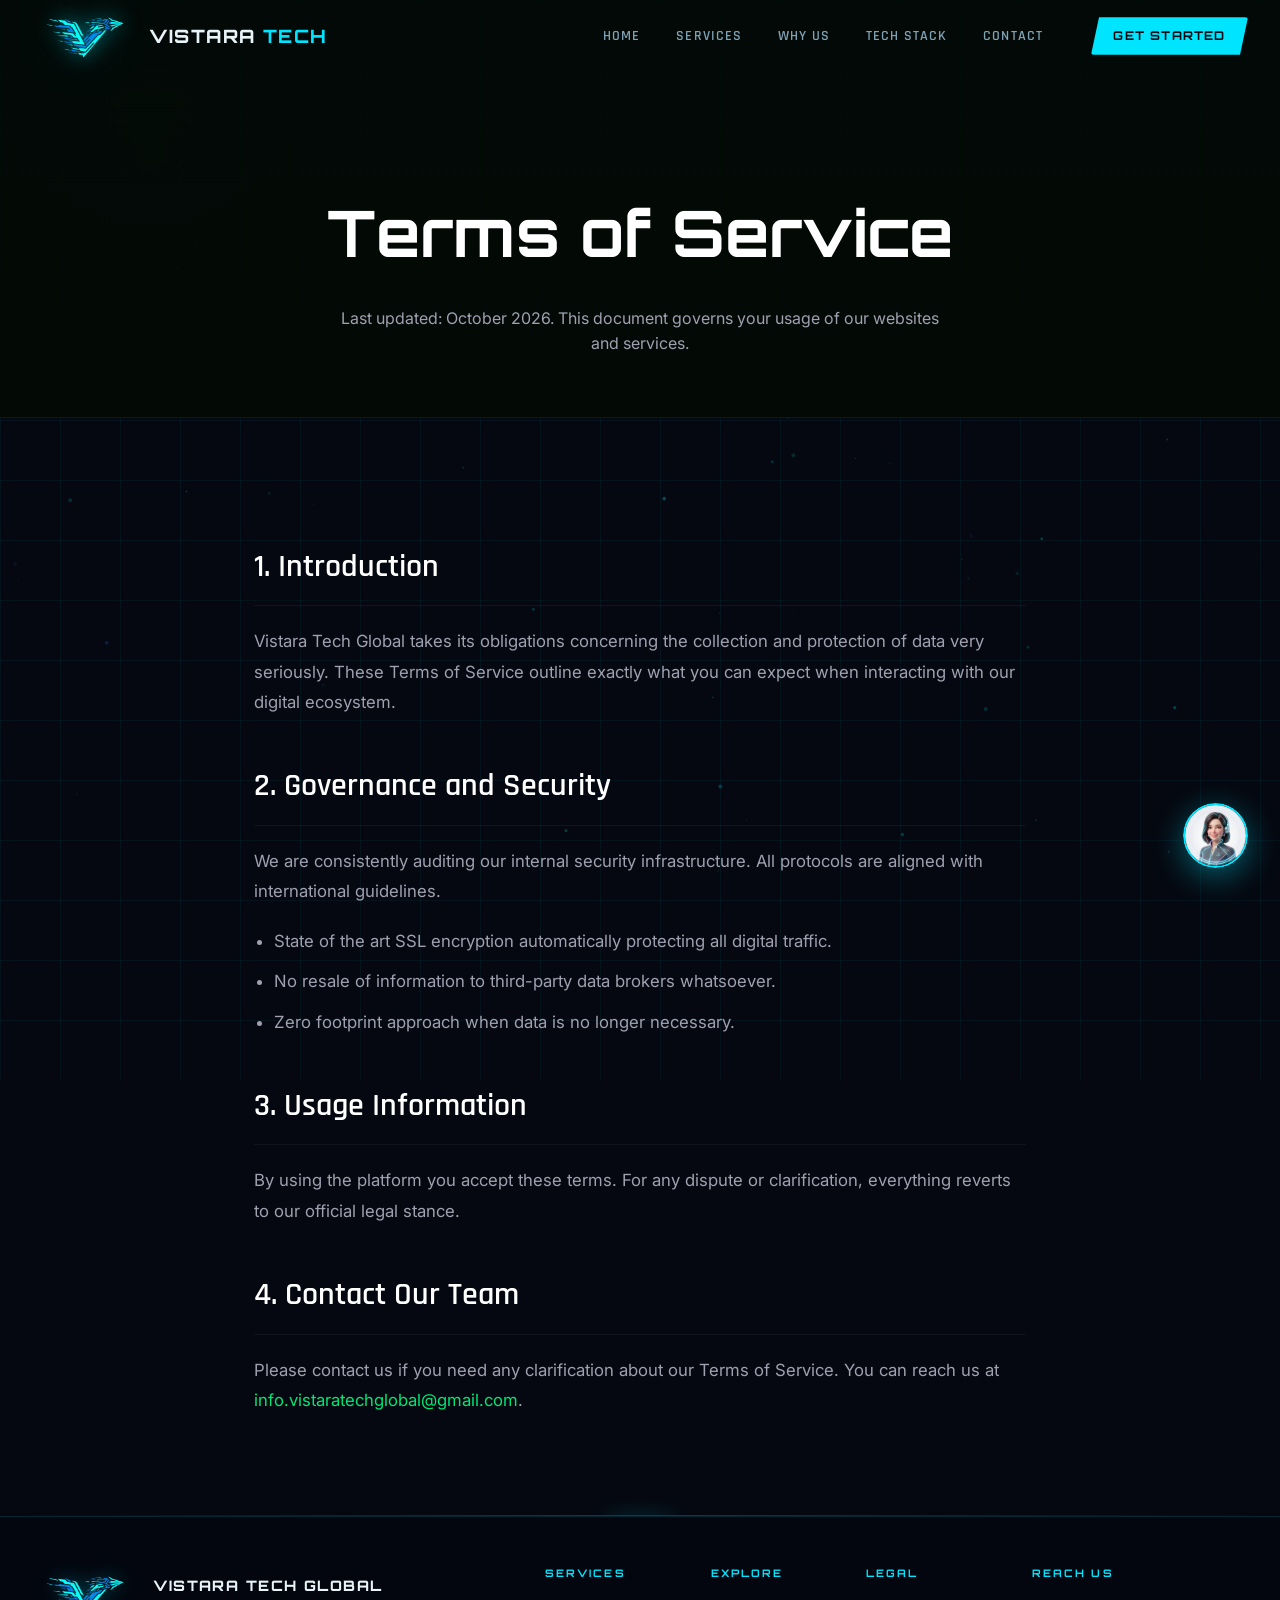
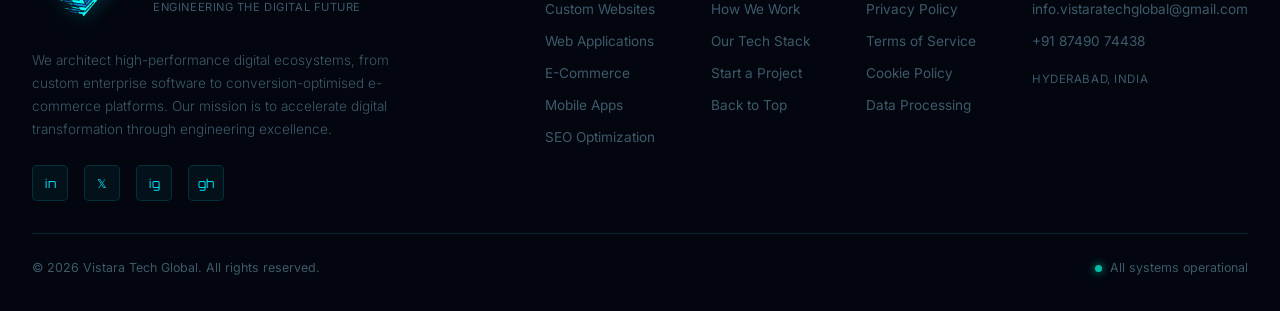
<file: terms-of-service.html>
<!DOCTYPE html>
<html lang="en">

<head>
    <meta charset="UTF-8" />
    <meta name="viewport" content="width=device-width, initial-scale=1.0" />
    <meta name="description" content="Terms of Service — Vistara Tech Global" />
    <title>Terms of Service | Vistara Tech Global</title>
    <link rel="preconnect" href="https://fonts.googleapis.com" />
    <link rel="preconnect" href="https://fonts.gstatic.com" crossorigin />
    <link
        href="https://fonts.googleapis.com/css2?family=Orbitron:wght@400;500;600;700;800;900&family=Rajdhani:wght@300;400;500;600;700&family=Inter:wght@300;400;500;600&display=swap"
        rel="stylesheet" />
    <link rel="stylesheet" href="styles.css?v=8" />
    <link rel="stylesheet" href="veeha.css?v=2" />
    <style>
        .legal-hero { padding: 180px 5% 60px; text-align: center; position: relative; z-index: 10; border-bottom: 1px solid rgba(0, 230, 118, 0.1); background: linear-gradient(to bottom, rgba(3, 10, 6, 0.9), rgba(3, 10, 6, 1)); }
        .legal-hero h1 { font-family: 'Orbitron', sans-serif; font-size: clamp(2.5rem, 6vw, 4rem); color: #fff; margin-bottom: 20px; }
        .legal-hero p { font-family: 'Inter', sans-serif; color: #a0a0b0; max-width: 600px; margin: 0 auto; line-height: 1.6; }
        .legal-content { padding: 80px 5%; max-width: 900px; margin: 0 auto; font-family: 'Inter', sans-serif; color: #a0a0b0; line-height: 1.8; position: relative; z-index: 10; font-size: 1.05rem; }
        .legal-content h2 { font-family: 'Rajdhani', sans-serif; font-size: 2rem; color: #fff; margin: 40px 0 20px; font-weight: 600; border-bottom: 1px solid rgba(255,255,255,0.05); padding-bottom: 10px; }
        .legal-content p { margin-bottom: 20px; }
        .legal-content ul { margin-bottom: 20px; padding-left: 20px; }
        .legal-content li { margin-bottom: 10px; }
        .legal-content a { color: #00E676; text-decoration: none; transition: all 0.3s; }
        .legal-content a:hover { color: #fff; text-shadow: 0 0 8px #00e676; }
    </style>
</head>

<body>
    <!-- Particle Canvas -->
    <canvas id="particleCanvas"></canvas>
    <div class="grid-overlay"></div>

    <!-- ==================== NAVBAR ==================== -->
    <nav class="navbar" id="navbar">
        <div class="nav-container">
            <a href="index.html#home" class="nav-logo">
                <img src="WWW.VISTARATECHGLOBAL.COM-removebg-preview.png" alt="Vistara Tech Global Logo"
                    class="logo-img" />
                <span class="logo-text">VISTARA<span class="logo-accent"> TECH</span></span>
            </a>
            <ul class="nav-links" id="navLinks">
                <li><a href="index.html#home" class="nav-link">Home</a></li>
                <li><a href="index.html#services" class="nav-link">Services</a></li>
                <li><a href="index.html#why-us" class="nav-link">Why Us</a></li>
                <li><a href="index.html#tech-stack" class="nav-link">Tech Stack</a></li>
                <li><a href="index.html#contact" class="nav-link">Contact</a></li>
            </ul>
            <a href="index.html#contact" class="nav-cta">Get Started</a>
            <button class="hamburger" id="hamburger" aria-label="Toggle menu">
                <span></span><span></span><span></span>
            </button>
        </div>
    </nav>

    <section class="legal-hero">
        <h1>Terms of Service</h1>
        <p>Last updated: October 2026. This document governs your usage of our websites and services.</p>
    </section>

    <section class="legal-content">
        <h2>1. Introduction</h2>
        <p>Vistara Tech Global takes its obligations concerning the collection and protection of data very seriously. These Terms of Service outline exactly what you can expect when interacting with our digital ecosystem.</p>
        
        <h2>2. Governance and Security</h2>
        <p>We are consistently auditing our internal security infrastructure. All protocols are aligned with international guidelines.</p>
        <ul>
            <li>State of the art SSL encryption automatically protecting all digital traffic.</li>
            <li>No resale of information to third-party data brokers whatsoever.</li>
            <li>Zero footprint approach when data is no longer necessary.</li>
        </ul>

        <h2>3. Usage Information</h2>
        <p>By using the platform you accept these terms. For any dispute or clarification, everything reverts to our official legal stance.</p>

        <h2>4. Contact Our Team</h2>
        <p>Please contact us if you need any clarification about our Terms of Service. You can reach us at <a href="mailto:info.vistaratechglobal@gmail.com">info.vistaratechglobal@gmail.com</a>.</p>
    </section>

    <!-- SECTION DIVIDER -->
    <div class="section-divider"></div>

    <!-- ==================== FOOTER ==================== -->
    <footer class="footer">
        <div class="footer-top">
            <div class="footer-brand-col">
                <div class="footer-brand">
                    <img src="WWW.VISTARATECHGLOBAL.COM-removebg-preview.png" alt="Vistara Tech Global" class="footer-logo" width="120" />
                    <div>
                        <div class="footer-name">VISTARA TECH GLOBAL</div>
                        <div class="footer-tagline">Engineering the Digital Future</div>
                    </div>
                </div>
                <p class="footer-about">We architect high-performance digital ecosystems, from custom enterprise software to conversion-optimised e-commerce platforms. Our mission is to accelerate digital transformation through engineering excellence.</p>
                <div class="footer-social">
                    <a href="#" aria-label="LinkedIn">in</a>
                    <a href="#" aria-label="Twitter">𝕏</a>
                    <a href="#" aria-label="Instagram">ig</a>
                    <a href="#" aria-label="GitHub">gh</a>
                </div>
            </div>

            <div class="footer-links-group">
                <div class="footer-col">
                    <h4>Services</h4>
                    <a href="index.html#services">Custom Websites</a>
                    <a href="index.html#services">Web Applications</a>
                    <a href="index.html#services">E-Commerce</a>
                    <a href="index.html#services">Mobile Apps</a>
                    <a href="index.html#services">SEO Optimization</a>
                </div>
                <div class="footer-col">
                    <h4>Explore</h4>
                    <a href="index.html#why-us">How We Work</a>
                    <a href="index.html#tech-stack">Our Tech Stack</a>
                    <a href="index.html#contact">Start a Project</a>
                    <a href="index.html#home">Back to Top</a>
                </div>
                <div class="footer-col">
                    <h4>Legal</h4>
                    <a href="privacy-policy.html">Privacy Policy</a>
                    <a href="terms-of-service.html">Terms of Service</a>
                    <a href="cookie-policy.html">Cookie Policy</a>
                    <a href="data-processing.html">Data Processing</a>
                </div>
                <div class="footer-col">
                    <h4>Reach Us</h4>
                    <a href="mailto:info.vistaratechglobal@gmail.com">info.vistaratechglobal@gmail.com</a>
                    <a href="tel:+918749074438">+91 87490 74438</a>
                    <span class="footer-loc">HYDERABAD, INDIA</span>
                </div>
            </div>
        </div>
        <div class="footer-bottom">
            <span>© 2026 Vistara Tech Global. All rights reserved.</span>
            <span class="footer-status"><span class="status-dot"></span> All systems operational</span>
        </div>
    </footer>

    <script src="script.js"></script>
    <script src="veeha.js"></script>
</body>
</html>
</file>
<file: styles.css>
/* ============================================================
   VISTARA TECH GLOBAL — ULTRA-PREMIUM FUTURISTIC CSS
   ============================================================ */

/* ---------- CSS VARIABLES ---------- */
:root {
  --cyan: #00e5ff;
  --cyan-dim: #00b8d4;
  --cyan-glow: rgba(0, 229, 255, 0.35);
  --blue: #1565c0;
  --blue-elec: #2979ff;
  --teal: #00bfa5;
  --dark-bg: #050810;
  --dark-card: #080d18;
  --dark-panel: #0b1120;
  --dark-border: rgba(0, 229, 255, 0.15);
  --dark-border-hover: rgba(0, 229, 255, 0.5);
  --text-primary: #e8f4f8;
  --text-secondary: #7fa3b5;
  --text-muted: #3d5a6b;
  --font-display: 'Orbitron', monospace;
  --font-body: 'Rajdhani', sans-serif;
  --font-ui: 'Inter', sans-serif;
  --transition: 0.3s cubic-bezier(0.4, 0, 0.2, 1);
  --transition-slow: 0.6s cubic-bezier(0.4, 0, 0.2, 1);
}

/* ---------- RESET & BASE ---------- */
*,
*::before,
*::after {
  box-sizing: border-box;
  margin: 0;
  padding: 0;
}

html {
  scroll-behavior: smooth;
  overflow-x: hidden !important;
  width: 100vw !important;
  max-width: 100vw !important;
}

body {
  background: var(--dark-bg);
  color: var(--text-primary);
  font-family: var(--font-body);
  font-size: 16px;
  line-height: 1.65;
  overflow-x: hidden !important;
  width: 100vw !important;
  max-width: 100vw !important;
}

/* ---------- PARTICLE CANVAS ---------- */
#particleCanvas {
  position: fixed;
  top: 0;
  left: 0;
  width: 100%;
  height: 100%;
  pointer-events: none;
  z-index: 0;
  opacity: 0.55;
}

/* ---------- LAVA LAMP BUBBLES ---------- */
.lava-lamp {
  position: fixed;
  top: 0;
  left: 0;
  width: 100%;
  height: 100%;
  z-index: -2;
  pointer-events: none;
  overflow: hidden;
  opacity: 0.7;
}

.bubble {
  position: absolute;
  border-radius: 50%;
  filter: blur(80px);
  mix-blend-mode: screen;
  animation: floatBubble 25s ease-in-out infinite;
  opacity: 0.25;
}

.bubble:nth-child(1) { width: 40vw; height: 40vw; background: var(--cyan); left: -10%; top: 10%; animation-duration: 40s; }
.bubble:nth-child(2) { width: 35vw; height: 35vw; background: var(--blue-elec); right: -5%; top: 20%; animation-duration: 45s; animation-delay: -5s; }
.bubble:nth-child(3) { width: 45vw; height: 45vw; background: var(--teal); left: 10%; bottom: -10%; animation-duration: 38s; animation-delay: -10s; }
.bubble:nth-child(4) { width: 38vw; height: 38vw; background: var(--cyan-dim); right: 5%; bottom: 15%; animation-duration: 55s; animation-delay: -15s; }
.bubble:nth-child(5) { width: 30vw; height: 30vw; background: var(--blue); left: 30%; top: 40%; animation-duration: 42s; animation-delay: -8s; }
.bubble:nth-child(6) { width: 35vw; height: 35vw; background: var(--cyan-glow); right: 20%; top: 50%; animation-duration: 50s; animation-delay: -12s; }
.bubble:nth-child(7) { width: 40vw; height: 40vw; background: var(--blue-elec); left: 50%; bottom: 10%; animation-duration: 48s; animation-delay: -7s; }
.bubble:nth-child(8) { width: 35vw; height: 35vw; background: var(--cyan); right: 10%; top: -5%; animation-duration: 40s; animation-delay: -3s; }

@keyframes floatBubble {
  0% { transform: translateY(0) translateX(0) scale(1); }
  33% { transform: translateY(-100px) translateX(50px) scale(1.1); }
  66% { transform: translateY(50px) translateX(-50px) scale(0.9); }
  100% { transform: translateY(0) translateX(0) scale(1); }
}

/* ---------- GRID OVERLAY ---------- */
.grid-overlay {
  position: fixed;
  top: 0;
  left: 0;
  width: 120%;
  height: 120%;
  pointer-events: none;
  z-index: 0; /* Behind sections (1) */
  background-image:
    linear-gradient(rgba(0, 229, 255, 0.05) 1px, transparent 1px),
    linear-gradient(90deg, rgba(0, 229, 255, 0.05) 1px, transparent 1px);
  background-size: 60px 60px;
  animation: gridDrift 24s linear infinite;
}

@keyframes gridDrift {
  0% {
    transform: translate(0, 0);
  }

  25% {
    transform: translate(-10px, 8px);
  }

  50% {
    transform: translate(-20px, 0);
  }

  75% {
    transform: translate(-10px, -8px);
  }

  100% {
    transform: translate(0, 0);
  }
}

/* ---------- SCROLLBAR ---------- */
::-webkit-scrollbar {
  width: 5px;
}

::-webkit-scrollbar-track {
  background: var(--dark-bg);
}

::-webkit-scrollbar-thumb {
  background: var(--cyan-dim);
  border-radius: 3px;
}

/* ---------- SELECTION ---------- */
::selection {
  background: var(--cyan-glow);
  color: var(--cyan);
}

/* ============================================================
   NAVBAR
   ============================================================ */
.navbar {
  position: fixed;
  top: 0;
  left: 0;
  right: 0;
  z-index: 1000;
  padding: 0;
  transition: background var(--transition), backdrop-filter var(--transition);
}

.navbar.scrolled {
  background: rgba(5, 8, 16, 0.92);
  backdrop-filter: blur(20px);
  -webkit-backdrop-filter: blur(20px);
  border-bottom: 1px solid var(--dark-border);
}

.nav-container {
  max-width: 1400px;
  margin: 0 auto;
  padding: 0 2rem;
  height: 72px;
  display: flex;
  align-items: center;
  gap: 2rem;
}

.nav-logo {
  display: flex;
  align-items: center;
  gap: 0.75rem;
  text-decoration: none;
  flex-shrink: 0;
}

.logo-img {
  height: 42px;
  width: auto;
  filter: drop-shadow(0 0 10px rgba(0, 229, 255, 0.55)) drop-shadow(0 0 24px rgba(0, 229, 255, 0.2));
  transition: all var(--transition);
}

.nav-logo:hover .logo-img {
  filter: drop-shadow(0 0 18px rgba(0, 229, 255, 0.85)) drop-shadow(0 0 40px rgba(0, 229, 255, 0.4));
}

.logo-text {
  font-family: var(--font-display);
  font-size: 1.15rem;
  font-weight: 800;
  letter-spacing: 0.08em;
  color: var(--text-primary);
}

.logo-accent {
  color: var(--cyan);
}

.nav-links {
  display: flex;
  align-items: center;
  gap: 0.25rem;
  list-style: none;
  margin-left: auto;
}

.nav-link {
  color: var(--text-secondary);
  text-decoration: none;
  font-family: var(--font-body);
  font-weight: 600;
  font-size: 0.875rem;
  letter-spacing: 0.08em;
  text-transform: uppercase;
  padding: 0.5rem 1rem;
  border-radius: 4px;
  transition: color var(--transition), background var(--transition);
  position: relative;
}

.nav-link::after {
  content: '';
  position: absolute;
  bottom: 2px;
  left: 50%;
  right: 50%;
  height: 1px;
  background: var(--cyan);
  transition: left var(--transition), right var(--transition);
}

.nav-link:hover,
.nav-link.active {
  color: var(--cyan);
  text-shadow: 0 0 12px rgba(0, 229, 255, 0.5);
}

.nav-link:hover::after,
.nav-link.active::after {
  left: 1rem;
  right: 1rem;
}

.nav-cta {
  font-family: var(--font-display);
  font-size: 0.75rem;
  font-weight: 700;
  letter-spacing: 0.1em;
  text-transform: uppercase;
  color: var(--dark-bg);
  background: var(--cyan);
  padding: 0.55rem 1.4rem;
  border-radius: 3px;
  text-decoration: none;
  transition: all var(--transition);
  flex-shrink: 0;
  clip-path: polygon(8px 0%, 100% 0%, calc(100% - 8px) 100%, 0% 100%);
}

.nav-cta:hover {
  background: white;
  box-shadow: 0 0 20px var(--cyan-glow);
  transform: translateY(-1px);
}

.hamburger {
  display: none;
  flex-direction: column;
  gap: 5px;
  background: none;
  border: none;
  cursor: pointer;
  padding: 0.25rem;
  margin-left: auto;
}

.hamburger span {
  display: block;
  width: 24px;
  height: 2px;
  background: var(--cyan);
  transition: all var(--transition);
  transform-origin: center;
}

.hamburger.open span:nth-child(1) {
  transform: translateY(7px) rotate(45deg);
}

.hamburger.open span:nth-child(2) {
  opacity: 0;
}

.hamburger.open span:nth-child(3) {
  transform: translateY(-7px) rotate(-45deg);
}

/* ============================================================
   BUTTONS
   ============================================================ */
.btn {
  display: inline-flex;
  align-items: center;
  gap: 0.6rem;
  padding: 0.85rem 2rem;
  font-family: var(--font-display);
  font-size: 0.8rem;
  font-weight: 700;
  letter-spacing: 0.12em;
  text-transform: uppercase;
  text-decoration: none;
  border: none;
  cursor: pointer;
  border-radius: 3px;
  transition: all var(--transition);
  position: relative;
  overflow: hidden;
}

.btn-icon {
  font-size: 1rem;
}

.btn-primary {
  background: linear-gradient(135deg, var(--cyan) 0%, var(--blue-elec) 100%);
  color: #030608;
  clip-path: polygon(10px 0%, 100% 0%, calc(100% - 10px) 100%, 0% 100%);
}

.btn-primary:hover {
  transform: translateY(-2px);
  box-shadow: 0 8px 30px rgba(0, 229, 255, 0.55), 0 0 0 1px rgba(0, 229, 255, 0.3), 0 2px 8px rgba(0, 0, 0, 0.4);
  filter: brightness(1.12);
}

.btn-primary:active {
  transform: scale(0.97) translateY(0);
  animation: btnVibrate 0.2s ease;
}

@keyframes btnVibrate {

  0%,
  100% {
    transform: scale(0.97) translateX(0);
  }

  25% {
    transform: scale(0.97) translateX(-2px);
  }

  75% {
    transform: scale(0.97) translateX(2px);
  }
}

/* Icon slides right on hover */
.btn:hover .btn-icon {
  transform: translateX(3px);
  transition: transform 0.2s ease;
}

.btn-glow {
  position: absolute;
  top: 0;
  left: -100%;
  width: 100%;
  height: 100%;
  background: linear-gradient(90deg, transparent, rgba(255, 255, 255, 0.2), transparent);
  transition: left 0.5s;
}

.btn-primary:hover .btn-glow {
  left: 100%;
}

.btn-secondary {
  background: transparent;
  color: var(--cyan);
  border: 1px solid var(--cyan);
  clip-path: polygon(10px 0%, 100% 0%, calc(100% - 10px) 100%, 0% 100%);
}

.btn-secondary:hover {
  background: rgba(0, 229, 255, 0.1);
  border-color: var(--cyan);
  box-shadow: 0 0 24px rgba(0, 229, 255, 0.3), inset 0 0 12px rgba(0, 229, 255, 0.05);
  transform: translateY(-2px);
}

.btn-secondary:active {
  animation: btnVibrate 0.2s ease;
}

.btn-full {
  width: 100%;
  justify-content: center;
}

/* ============================================================
   SECTION SHARED
   ============================================================ */
section {
  position: relative;
  z-index: 1;
  padding: 7rem 2rem;
}

.section-header {
  text-align: center;
  margin-bottom: 4rem;
}

.section-badge {
  display: inline-flex;
  align-items: center;
  gap: 0.5rem;
  font-family: var(--font-display);
  font-size: 0.65rem;
  font-weight: 700;
  letter-spacing: 0.3em;
  color: var(--cyan);
  margin-bottom: 1rem;
  padding: 0.35rem 1rem;
  border: 1px solid rgba(0, 229, 255, 0.2);
  border-radius: 2px;
  background: rgba(0, 229, 255, 0.04);
}

.section-title {
  font-family: var(--font-display);
  font-size: clamp(2rem, 4vw, 3.2rem);
  font-weight: 800;
  letter-spacing: -0.01em;
  line-height: 1.1;
  margin-bottom: 1rem;
  color: var(--text-primary);
}

.section-subtitle {
  font-family: var(--font-ui);
  font-size: 1.05rem;
  color: var(--text-secondary);
  max-width: 560px;
  margin: 0 auto;
  font-weight: 300;
}

.text-accent {
  color: var(--cyan);
}

/* ============================================================
   HERO SECTION
   ============================================================ */
.hero {
  height: 100vh;
  height: 100dvh;
  display: grid;
  grid-template-columns: 1fr 1fr;
  align-items: center;
  gap: 4rem;
  padding: 6rem 4rem 2rem;
  max-width: 1400px;
  margin: 0 auto;
  overflow: hidden;
}

.hero-bg-elements {
  position: fixed;
  inset: 0;
  pointer-events: none;
  z-index: 0;
  overflow: hidden;
}

.hex-grid {
  position: absolute;
  inset: 0;
  background-image:
    radial-gradient(ellipse at 70% 40%, rgba(0, 229, 255, 0.06) 0%, transparent 60%),
    radial-gradient(ellipse at 20% 80%, rgba(41, 121, 255, 0.06) 0%, transparent 50%);
}

.scan-line {
  position: absolute;
  top: 0;
  left: 0;
  right: 0;
  height: 2px;
  background: linear-gradient(90deg, transparent, rgba(0, 229, 255, 0.4), transparent);
  animation: scanDown 8s linear infinite;
}

@keyframes scanDown {
  0% {
    top: 0;
    opacity: 1;
  }

  95% {
    opacity: 0.3;
  }

  100% {
    top: 100vh;
    opacity: 0;
  }
}

.data-stream {
  position: absolute;
  width: 1px;
  height: 120px;
  background: linear-gradient(180deg, transparent, var(--cyan), transparent);
  animation: streamFall linear infinite;
  opacity: 0.3;
}

.stream-1 {
  left: 8%;
  animation-duration: 4s;
  animation-delay: 0s;
}

.stream-2 {
  left: 28%;
  animation-duration: 5.5s;
  animation-delay: 1.5s;
}

.stream-3 {
  left: 48%;
  animation-duration: 3.5s;
  animation-delay: 0.8s;
}

.stream-4 {
  left: 65%;
  animation-duration: 6s;
  animation-delay: 2.2s;
}

.stream-5 {
  left: 80%;
  animation-duration: 4.5s;
  animation-delay: 0.4s;
}

.stream-6 {
  left: 92%;
  animation-duration: 3s;
  animation-delay: 1.9s;
}

/* Second scan line offset */
.scan-line-2 {
  opacity: 0.4;
  animation-duration: 12s;
  animation-delay: 4s;
}

.hero-bg-elements {
  position: absolute;
  inset: 0;
  pointer-events: none;
  z-index: 0;
  overflow: hidden;
}

/* Floating Data Dots */
.floating-dots {
  position: absolute;
  inset: 0;
  background-image:
    radial-gradient(circle, rgba(0, 229, 255, 0.35) 1px, transparent 1px),
    radial-gradient(circle, rgba(41, 121, 255, 0.25) 1px, transparent 1px);
  background-size: 120px 120px, 80px 80px;
  background-position: 0 0, 40px 40px;
  animation: dotsDrift 30s linear infinite;
  opacity: 0.6;
}

@keyframes dotsDrift {
  0% {
    background-position: 0 0, 40px 40px;
  }

  100% {
    background-position: 120px 120px, 160px 160px;
  }
}

@keyframes streamFall {
  0% {
    top: -120px;
    opacity: 0;
  }

  10% {
    opacity: 0.4;
  }

  90% {
    opacity: 0.3;
  }

  100% {
    top: 110vh;
    opacity: 0;
  }
}

.glow-orb {
  position: absolute;
  border-radius: 50%;
  filter: blur(80px);
  animation: orbPulse 6s ease-in-out infinite;
}

.orb-1 {
  width: 500px;
  height: 500px;
  background: radial-gradient(circle, rgba(0, 150, 200, 0.12), transparent 70%);
  top: -100px;
  right: -100px;
}

.orb-2 {
  width: 350px;
  height: 350px;
  background: radial-gradient(circle, rgba(41, 121, 255, 0.1), transparent 70%);
  bottom: 10%;
  left: 5%;
  animation-delay: 3s;
}

@keyframes orbPulse {

  0%,
  100% {
    transform: scale(1);
    opacity: 0.7;
  }

  50% {
    transform: scale(1.15);
    opacity: 1;
  }
}

/* Hero Content */
.hero-content {
  z-index: 1;
}

.hero-badge {
  display: inline-flex;
  align-items: center;
  gap: 0.7rem;
  font-family: var(--font-display);
  font-size: 0.62rem;
  letter-spacing: 0.3em;
  color: var(--cyan);
  margin-bottom: 2rem;
  padding: 0.4rem 1.2rem;
  border: 1px solid rgba(0, 229, 255, 0.25);
  border-radius: 2px;
  background: rgba(0, 229, 255, 0.04);
  animation: fadeInUp 0.8s ease both;
}

.badge-dot {
  width: 6px;
  height: 6px;
  border-radius: 50%;
  background: var(--cyan);
  box-shadow: 0 0 8px var(--cyan);
  animation: blink 2s ease-in-out infinite;
}

@keyframes blink {

  0%,
  100% {
    opacity: 1;
  }

  50% {
    opacity: 0.3;
  }
}

.hero-title {
  font-family: var(--font-display);
  font-size: clamp(2.8rem, 6vw, 5rem);
  font-weight: 900;
  line-height: 1.0;
  letter-spacing: -0.01em;
  margin-bottom: 1.5rem;
}

.title-line {
  display: block;
  opacity: 0;
  transform: translateY(30px);
  letter-spacing: 0.3em;
  animation: heroLineReveal 0.8s ease forwards;
}

@keyframes heroLineReveal {
  0% {
    opacity: 0;
    transform: translateY(30px);
    letter-spacing: 0.3em;
  }

  60% {
    opacity: 1;
    transform: translateY(0);
  }

  100% {
    opacity: 1;
    transform: translateY(0);
    letter-spacing: -0.01em;
  }
}

.line-1 {
  animation-delay: 0.2s;
  color: var(--text-primary);
}

.line-2 {
  animation-delay: 0.4s;
  color: var(--cyan);
}

.line-3 {
  animation-delay: 0.6s;
  color: var(--cyan);
}

/* Glow-pulse wrapper for FUTURE */
.glow-pulse-wrap {
  display: inline-block;
  animation: textGlowPulse 2.5s ease-in-out infinite;
}

@keyframes textGlowPulse {

  0%,
  100% {
    text-shadow:
      0 0 10px rgba(0, 229, 255, 0.4),
      0 0 30px rgba(0, 229, 255, 0.2);
  }

  50% {
    text-shadow:
      0 0 20px rgba(0, 229, 255, 0.9),
      0 0 60px rgba(0, 229, 255, 0.5),
      0 0 100px rgba(41, 121, 255, 0.3);
  }
}

/* Glitch Effect — base */
.glitch-text {
  position: relative;
}

.glitch-text::before,
.glitch-text::after {
  content: attr(data-text);
  position: absolute;
  top: 0;
  left: 0;
}

.glitch-text::before {
  color: #ff0040;
  clip: rect(0, auto, 0, 0);
  animation: glitch-1 4s infinite;
}

.glitch-text::after {
  color: var(--blue-elec);
  clip: rect(0, auto, 0, 0);
  animation: glitch-2 4s infinite;
}

/* Staggered delays so glitches fire at different times */
.glitch-delay-1::before {
  animation-delay: 1.3s;
}

.glitch-delay-1::after {
  animation-delay: 1.3s;
}

.glitch-delay-2::before {
  animation-delay: 2.7s;
}

.glitch-delay-2::after {
  animation-delay: 2.7s;
}

.glitch-delay-3::before {
  animation-delay: 0.6s;
}

.glitch-delay-3::after {
  animation-delay: 0.6s;
}

/* Subtle glitch for section title keywords */
.glitch-sm::before {
  animation: glitch-sm-1 5s infinite;
}

.glitch-sm::after {
  animation: glitch-sm-2 5s infinite;
}

@keyframes glitch-sm-1 {

  0%,
  85%,
  100% {
    clip: rect(0, 0, 0, 0);
    transform: none;
  }

  87% {
    clip: rect(4px, auto, 10px, 0);
    transform: translate(-1px, 0);
  }

  90% {
    clip: rect(18px, auto, 24px, 0);
    transform: translate(1px, 0);
  }
}

@keyframes glitch-sm-2 {

  0%,
  83%,
  100% {
    clip: rect(0, 0, 0, 0);
    transform: none;
  }

  85% {
    clip: rect(8px, auto, 16px, 0);
    transform: translate(1px, 0);
  }

  88% {
    clip: rect(2px, auto, 8px, 0);
    transform: translate(-1px, 0);
  }
}

@keyframes glitch-1 {

  0%,
  90%,
  100% {
    clip: rect(0, 0, 0, 0);
    transform: none;
  }

  92% {
    clip: rect(10px, auto, 20px, 0);
    transform: translate(-2px, 0);
  }

  94% {
    clip: rect(50px, auto, 60px, 0);
    transform: translate(2px, 0);
  }

  96% {
    clip: rect(30px, auto, 40px, 0);
    transform: translate(-1px, 0);
  }
}

@keyframes glitch-2 {

  0%,
  88%,
  100% {
    clip: rect(0, 0, 0, 0);
    transform: none;
  }

  90% {
    clip: rect(20px, auto, 35px, 0);
    transform: translate(2px, 0);
  }

  93% {
    clip: rect(5px, auto, 15px, 0);
    transform: translate(-2px, 0);
  }
}

.hero-tagline {
  font-family: var(--font-body);
  font-size: 1.35rem;
  font-weight: 500;
  color: var(--text-secondary);
  margin-bottom: 1rem;
  animation: fadeInUp 0.7s 0.7s ease both;
}

.tagline-highlight {
  color: var(--text-primary);
  font-weight: 700;
  border-bottom: 1px solid var(--cyan);
}

.hero-sub {
  font-family: var(--font-ui);
  font-size: 0.95rem;
  line-height: 1.8;
  color: var(--text-secondary);
  max-width: 540px;
  margin-bottom: 2rem;
  font-weight: 300;
  animation: fadeInUp 0.7s 0.85s ease both;
}

.hero-cta-group {
  display: flex;
  gap: 1rem;
  flex-wrap: wrap;
  margin-bottom: 1.5rem;
  animation: fadeInUp 0.7s 1s ease both;
}

/* Hero Stats */
.hero-stats {
  display: flex;
  align-items: center;
  gap: 2rem;
  animation: fadeInUp 0.7s 1.15s ease both;
  padding-top: 1.5rem;
  border-top: 1px solid var(--dark-border);
}

.stat-item {
  text-align: center;
}

.stat-num {
  font-family: var(--font-display);
  font-size: 2rem;
  font-weight: 900;
  color: var(--cyan);
  display: block;
  line-height: 1;
}

.stat-plus {
  font-family: var(--font-display);
  font-size: 1.2rem;
  color: var(--cyan);
  font-weight: 700;
}

.stat-label {
  font-family: var(--font-ui);
  font-size: 0.72rem;
  color: var(--text-muted);
  letter-spacing: 0.08em;
  text-transform: uppercase;
  margin-top: 0.25rem;
  display: block;
}

.stat-divider {
  width: 1px;
  height: 40px;
  background: var(--dark-border);
}

/* Pulse rings — concentric circles that expand outward */
.pulse-ring {
  position: absolute;
  border-radius: 50%;
  border: 1px solid rgba(0, 229, 255, 0.4);
  animation: pulseExpand 3s ease-out infinite;
  pointer-events: none;
}

.pulse-ring-1 {
  width: 60%;
  height: 60%;
  animation-delay: 0s;
}

.pulse-ring-2 {
  width: 80%;
  height: 80%;
  animation-delay: 1s;
}

.pulse-ring-3 {
  width: 100%;
  height: 100%;
  animation-delay: 2s;
}

@keyframes pulseExpand {
  0% {
    transform: scale(0.85);
    opacity: 0.7;
    border-color: rgba(0, 229, 255, 0.5);
  }

  50% {
    opacity: 0.4;
  }

  100% {
    transform: scale(1.2);
    opacity: 0;
    border-color: rgba(0, 229, 255, 0);
  }
}

/* Hologram corner brackets */
.holo-corner {
  position: absolute;
  width: 16px;
  height: 16px;
  border-color: var(--cyan);
  border-style: solid;
  opacity: 0.7;
  animation: cornerPulse 2s ease-in-out infinite;
}

.hc-tl {
  top: 6%;
  left: 6%;
  border-width: 2px 0 0 2px;
}

.hc-tr {
  top: 6%;
  right: 6%;
  border-width: 2px 2px 0 0;
}

.hc-bl {
  bottom: 6%;
  left: 6%;
  border-width: 0 0 2px 2px;
}

.hc-br {
  bottom: 6%;
  right: 6%;
  border-width: 0 2px 2px 0;
}

@keyframes cornerPulse {

  0%,
  100% {
    opacity: 0.6;
  }

  50% {
    opacity: 1;
    box-shadow: 0 0 8px rgba(0, 229, 255, 0.6);
  }
}

/* Hero Visual */
.hero-visual {
  display: flex;
  justify-content: center;
  align-items: center;
  z-index: 1;
  animation: fadeIn 1.2s 0.5s ease both;
}

@media (min-width: 1101px) {
  .hero-visual {
    margin-top: -8rem;
  }
}

/* Logo hologram — bigger */
.logo-hologram {
  position: relative;
  width: 380px;
  height: 380px;
  display: flex;
  justify-content: center;
  align-items: center;
}

.holo-ring {
  position: absolute;
  border-radius: 50%;
  border: 1px solid rgba(0, 229, 255, 0.2);
  animation: rotateSlow linear infinite;
}

.ring-outer {
  width: 100%;
  height: 100%;
  border-color: rgba(0, 229, 255, 0.1);
  border-top-color: rgba(0, 229, 255, 0.6);
  border-right-color: rgba(0, 229, 255, 0.3);
  animation-duration: 12s;
}

.ring-mid {
  width: 78%;
  height: 78%;
  border-color: rgba(41, 121, 255, 0.1);
  border-bottom-color: rgba(41, 121, 255, 0.5);
  border-left-color: rgba(41, 121, 255, 0.25);
  animation-duration: 8s;
  animation-direction: reverse;
}

.ring-inner {
  width: 56%;
  height: 56%;
  border-color: rgba(0, 229, 255, 0.08);
  border-top-color: rgba(0, 229, 255, 0.4);
  animation-duration: 5s;
}

/* Pulsing Rings */
.pulse-ring {
  position: absolute;
  border-radius: 50%;
  border: 1px solid var(--cyan);
  opacity: 0;
  pointer-events: none;
  animation: ringPulse 4s cubic-bezier(0.2, 0.5, 0.2, 1) infinite;
}

.pulse-ring-1 { animation-delay: 0s; }
.pulse-ring-2 { animation-delay: 1.2s; }
.pulse-ring-3 { animation-delay: 2.4s; }

@keyframes ringPulse {
  0% {
    width: 20%;
    height: 20%;
    opacity: 0.8;
  }
  100% {
    width: 120%;
    height: 120%;
    opacity: 0;
  }
}

@keyframes rotateSlow {
  from {
    transform: rotate(0deg);
  }

  to {
    transform: rotate(360deg);
  }
}

@keyframes holoSpinY {
  from {
    transform: perspective(1000px) rotateY(0deg);
  }
  to {
    transform: perspective(1000px) rotateY(360deg);
  }
}

.holo-logo {
  width: 260px;
  height: auto;
  filter:
    drop-shadow(0 0 18px rgba(0, 229, 255, 0.7)) drop-shadow(0 0 50px rgba(0, 229, 255, 0.3)) drop-shadow(0 0 90px rgba(41, 121, 255, 0.2));
  animation: holoPulse 3s ease-in-out infinite, holoSpinY 10s linear infinite;
  position: relative;
  z-index: 2;
}

@keyframes holoPulse {

  0%,
  100% {
    filter:
      drop-shadow(0 0 18px rgba(0, 229, 255, 0.7)) drop-shadow(0 0 50px rgba(0, 229, 255, 0.3)) drop-shadow(0 0 90px rgba(41, 121, 255, 0.2));
  }

  50% {
    filter:
      drop-shadow(0 0 30px rgba(0, 229, 255, 1)) drop-shadow(0 0 80px rgba(0, 229, 255, 0.55)) drop-shadow(0 0 120px rgba(41, 121, 255, 0.3));
  }
}

.holo-scanline {
  position: absolute;
  width: 100%;
  height: 2px;
  background: linear-gradient(90deg, transparent, rgba(0, 229, 255, 0.5), transparent);
  animation: holoScan 3s ease-in-out infinite;
  z-index: 3;
}

@keyframes holoScan {
  0% {
    top: 10%;
    opacity: 0;
  }

  10% {
    opacity: 1;
  }

  90% {
    opacity: 0.5;
  }

  100% {
    top: 90%;
    opacity: 0;
  }
}

/* Scroll Indicator */
.scroll-indicator {
  position: absolute;
  bottom: 2rem;
  left: 50%;
  transform: translateX(-50%);
  display: flex;
  flex-direction: column;
  align-items: center;
  gap: 0.5rem;
  animation: fadeIn 1.5s 1.5s ease both;
  z-index: 2;
}

.scroll-text {
  font-family: var(--font-display);
  font-size: 0.6rem;
  letter-spacing: 0.4em;
  color: var(--text-muted);
}

.scroll-line {
  width: 1px;
  height: 50px;
  background: linear-gradient(180deg, var(--cyan), transparent);
  animation: scrollBlink 2s ease-in-out infinite;
}

@keyframes scrollBlink {

  0%,
  100% {
    opacity: 1;
    transform: scaleY(1);
  }

  50% {
    opacity: 0.4;
    transform: scaleY(0.6);
  }
}

/* ============================================================
   SERVICES SECTION
   ============================================================ */
.services {
  max-width: 1400px;
  margin: 0 auto;
}

.services-grid {
  display: grid;
  grid-template-columns: repeat(3, 1fr);
  gap: 1.5rem;
}

/* Bento Grid layout for Services on Desktop */
@media (min-width: 1025px) {
  .services-grid .service-card:nth-child(1) { grid-column: span 2; }
  .services-grid .service-card:nth-child(2) { grid-column: span 1; }
  .services-grid .service-card:nth-child(3) { grid-column: span 1; }
  .services-grid .service-card:nth-child(4) { grid-column: span 2; }
  .services-grid .service-card:nth-child(5) { grid-column: span 2; }
  .services-grid .service-card:nth-child(6) { grid-column: span 1; }
}

.service-card {
  position: relative;
  border-radius: 4px;
  overflow: hidden;
  transition: transform var(--transition);
  background: var(--dark-card);
  cursor: pointer;
}

.service-card::before {
  content: '';
  position: absolute;
  inset: 0;
  border: 1px solid var(--dark-border);
  border-radius: 4px;
  transition: border-color var(--transition-slow);
  z-index: 1;
  pointer-events: none;
}

.service-card:hover {
  transform: translateY(-6px);
}

.service-card:hover::before {
  border-color: rgba(0, 229, 255, 0.4);
}

.card-border-glow {
  position: absolute;
  inset: -1px;
  border-radius: 4px;
  background: linear-gradient(135deg, rgba(0, 229, 255, 0.2), transparent 50%, rgba(41, 121, 255, 0.1));
  opacity: 0;
  transition: opacity var(--transition-slow);
  pointer-events: none;
}

.service-card:hover .card-border-glow {
  opacity: 1;
}

.card-inner {
  padding: 2rem;
  position: relative;
  z-index: 2;
}

.service-icon-wrap {
  position: relative;
  display: inline-block;
  margin-bottom: 1.5rem;
}

.service-icon {
  width: 52px;
  height: 52px;
  background: rgba(0, 229, 255, 0.06);
  border: 1px solid rgba(0, 229, 255, 0.2);
  border-radius: 3px;
  display: flex;
  align-items: center;
  justify-content: center;
  transition: all var(--transition);
}

.service-icon svg {
  width: 24px;
  height: 24px;
  color: var(--cyan);
  transition: all var(--transition);
}

.service-card:hover .service-icon {
  background: rgba(0, 229, 255, 0.12);
  border-color: var(--cyan);
  box-shadow: 0 0 20px rgba(0, 229, 255, 0.2);
}

.service-card:hover .service-icon svg {
  filter: drop-shadow(0 0 6px rgba(0, 229, 255, 0.6));
}

.icon-glow {
  position: absolute;
  inset: -4px;
  border-radius: 6px;
  background: radial-gradient(circle, rgba(0, 229, 255, 0.15), transparent 70%);
  opacity: 0;
  transition: opacity var(--transition);
}

.service-card:hover .icon-glow {
  opacity: 1;
}

.service-title {
  font-family: var(--font-display);
  font-size: 0.95rem;
  font-weight: 700;
  letter-spacing: 0.04em;
  color: var(--text-primary);
  margin-bottom: 0.75rem;
  line-height: 1.3;
}

.service-desc {
  font-family: var(--font-ui);
  font-size: 0.875rem;
  color: var(--text-secondary);
  line-height: 1.7;
  margin-bottom: 1.25rem;
  font-weight: 300;
}

.service-tags {
  display: flex;
  flex-wrap: wrap;
  gap: 0.4rem;
  margin-bottom: 1.25rem;
}

.service-tags span {
  font-family: var(--font-display);
  font-size: 0.6rem;
  letter-spacing: 0.12em;
  color: var(--cyan-dim);
  border: 1px solid rgba(0, 229, 255, 0.15);
  padding: 0.2rem 0.6rem;
  border-radius: 2px;
  background: rgba(0, 229, 255, 0.04);
}

.service-arrow {
  font-size: 1.2rem;
  color: var(--text-muted);
  transition: all var(--transition);
  display: inline-block;
}

.service-card:hover .service-arrow {
  color: var(--cyan);
  transform: translateX(6px);
}

/* ---------- SERVICE CLICK MICRO-EFFECTS ---------- */

/* Base click pulse for all services */
.service-card.service-click {
  transform: translateY(-4px) scale(1.02);
  box-shadow: 0 18px 40px rgba(0, 0, 0, 0.6), 0 0 32px rgba(0, 229, 255, 0.18);
}

.service-card.service-click::after {
  content: '';
  position: absolute;
  inset: -40%;
  opacity: 0;
  pointer-events: none;
  mix-blend-mode: screen;
}

/* 01 — Custom Websites: sweeping wireframe grid */
#service-websites.service-click::after {
  background:
    radial-gradient(circle at 0% 50%, rgba(0, 229, 255, 0.35), transparent 60%),
    linear-gradient(120deg, rgba(0, 229, 255, 0.3) 0%, transparent 40%, transparent 60%, rgba(0, 229, 255, 0.35) 100%);
  animation: svcWebsitesSweep 0.55s ease-out forwards;
}

@keyframes svcWebsitesSweep {
  0% {
    transform: translateX(-40%) skewX(-10deg);
    opacity: 0;
  }
  35% {
    opacity: 1;
  }
  100% {
    transform: translateX(40%) skewX(-10deg);
    opacity: 0;
  }
}

/* 02 — Web Apps: node network burst */
#service-webapps.service-click::after {
  background:
    radial-gradient(circle at 30% 30%, rgba(0, 229, 255, 0.32), transparent 55%),
    radial-gradient(circle at 70% 65%, rgba(41, 121, 255, 0.3), transparent 60%);
  animation: svcWebappsNodes 0.6s ease-out forwards;
}

@keyframes svcWebappsNodes {
  0% {
    transform: scale(0.7);
    opacity: 0;
  }
  45% {
    transform: scale(1.05);
    opacity: 1;
  }
  100% {
    transform: scale(1.15);
    opacity: 0;
  }
}

/* 03 — E‑Commerce: currency / cart flash */
#service-ecommerce.service-click::after {
  background:
    radial-gradient(circle at 20% 30%, rgba(255, 215, 0, 0.25), transparent 55%),
    radial-gradient(circle at 80% 70%, rgba(0, 229, 255, 0.25), transparent 60%);
  animation: svcEcomRing 0.55s ease-out forwards;
}

@keyframes svcEcomRing {
  0% {
    transform: scale(0.85) rotate(0deg);
    opacity: 0;
  }
  40% {
    opacity: 1;
  }
  100% {
    transform: scale(1.2) rotate(8deg);
    opacity: 0;
  }
}

/* 04 — Mobile Apps: concentric wave from bottom */
#service-apps.service-click::after {
  background:
    radial-gradient(circle at 50% 110%, rgba(0, 229, 255, 0.45), transparent 65%);
  animation: svcAppsWave 0.6s ease-out forwards;
}

@keyframes svcAppsWave {
  0% {
    transform: translateY(18%) scale(0.9);
    opacity: 0;
  }
  40% {
    opacity: 1;
  }
  100% {
    transform: translateY(0) scale(1.1);
    opacity: 0;
  }
}

/* 05 — SEO: rising chart beam */
#service-seo.service-click::after {
  background:
    linear-gradient(135deg, rgba(0, 229, 255, 0.38), transparent 65%);
  transform-origin: 0% 100%;
  animation: svcSeoRise 0.55s ease-out forwards;
}

@keyframes svcSeoRise {
  0% {
    transform: scaleY(0.2) translateY(20%);
    opacity: 0;
  }
  35% {
    opacity: 1;
  }
  100% {
    transform: scaleY(1.1) translateY(0);
    opacity: 0;
  }
}

/* 06 — Graphic Design: spectrum sweep */
#service-design.service-click::after {
  background:
    conic-gradient(
      from 200deg,
      rgba(255, 64, 129, 0.4),
      rgba(255, 214, 0, 0.4),
      rgba(0, 229, 255, 0.4),
      rgba(103, 58, 183, 0.4),
      rgba(255, 64, 129, 0.4)
    );
  animation: svcDesignSpectrum 0.75s ease-out forwards;
}

@keyframes svcDesignSpectrum {
  0% {
    transform: scale(0.6) rotate(-10deg);
    opacity: 0;
  }
  40% {
    opacity: 1;
  }
  100% {
    transform: scale(1.15) rotate(8deg);
    opacity: 0;
  }
}

/* ============================================================
   WHY US SECTION
   ============================================================ */
.why-us {
  background: var(--dark-panel);
  position: relative;
  overflow: hidden;
}

.why-us::before {
  content: '';
  position: absolute;
  inset: 0;
  background:
    radial-gradient(ellipse at 80% 50%, rgba(0, 229, 255, 0.04) 0%, transparent 60%),
    radial-gradient(ellipse at 20% 50%, rgba(41, 121, 255, 0.04) 0%, transparent 50%);
}

.why-container {
  max-width: 1400px;
  margin: 0 auto;
  position: relative;
  z-index: 1;
}

.circuit-lines {
  position: absolute;
  inset: 0;
  background-image:
    linear-gradient(rgba(0, 229, 255, 0.04) 1px, transparent 1px),
    linear-gradient(90deg, rgba(0, 229, 255, 0.04) 1px, transparent 1px),
    linear-gradient(rgba(0, 229, 255, 0.02) 1px, transparent 1px),
    linear-gradient(90deg, rgba(0, 229, 255, 0.02) 1px, transparent 1px);
  background-size: 100px 100px, 100px 100px, 20px 20px, 20px 20px;
  pointer-events: none;
}

.why-grid {
  display: grid;
  grid-template-columns: repeat(2, 1fr);
  gap: 2rem;
}

/* Bento Grid layout for Why Us on Desktop */
@media (min-width: 1025px) {
  .why-grid {
    grid-template-columns: repeat(3, 1fr);
  }
  .why-grid .why-card:nth-child(1) { grid-column: span 2; }
  .why-grid .why-card:nth-child(2) { grid-column: span 1; }
  .why-grid .why-card:nth-child(3) { grid-column: span 1; }
  .why-grid .why-card:nth-child(4) { grid-column: span 2; }
}

.why-card {
  background: var(--dark-card);
  border: 1px solid var(--dark-border);
  border-radius: 4px;
  padding: 2.5rem;
  position: relative;
  overflow: hidden;
  transition: all var(--transition-slow);
}

.why-card::before {
  content: '';
  position: absolute;
  top: 0;
  left: 0;
  right: 0;
  height: 2px;
  background: linear-gradient(90deg, transparent, var(--cyan), transparent);
  transform: scaleX(0);
  transition: transform var(--transition-slow);
}

.why-card:hover::before {
  transform: scaleX(1);
}

.why-card:hover {
  border-color: rgba(0, 229, 255, 0.3);
  transform: translateY(-4px);
  box-shadow: 0 20px 40px rgba(0, 0, 0, 0.4), 0 0 0 1px rgba(0, 229, 255, 0.1);
}

.why-number {
  font-family: var(--font-display);
  font-size: 3.5rem;
  font-weight: 900;
  color: rgba(0, 229, 255, 0.06);
  line-height: 1;
  position: absolute;
  top: 1.5rem;
  right: 1.5rem;
  transition: color var(--transition-slow);
}

.why-card:hover .why-number {
  color: rgba(0, 229, 255, 0.12);
}

.why-icon {
  width: 48px;
  height: 48px;
  background: rgba(0, 229, 255, 0.06);
  border: 1px solid rgba(0, 229, 255, 0.15);
  border-radius: 3px;
  display: flex;
  align-items: center;
  justify-content: center;
  margin-bottom: 1.25rem;
  transition: all var(--transition);
}

.why-icon svg {
  width: 22px;
  height: 22px;
  color: var(--cyan);
}

.why-card:hover .why-icon {
  background: rgba(0, 229, 255, 0.12);
  border-color: var(--cyan);
  box-shadow: 0 0 16px rgba(0, 229, 255, 0.2);
}

.why-card h3 {
  font-family: var(--font-display);
  font-size: 1.05rem;
  font-weight: 700;
  color: var(--text-primary);
  margin-bottom: 0.75rem;
  letter-spacing: 0.04em;
}

.why-card p {
  font-family: var(--font-ui);
  font-size: 0.9rem;
  color: var(--text-secondary);
  line-height: 1.75;
  font-weight: 300;
}

.why-line {
  position: absolute;
  bottom: 0;
  left: 0;
  height: 2px;
  width: 0;
  background: linear-gradient(90deg, var(--cyan), var(--blue-elec));
  transition: width var(--transition-slow);
}

.why-card:hover .why-line {
  width: 100%;
}

/* ============================================================
   TECH STACK SECTION
   ============================================================ */
.tech-stack {
  max-width: 1400px;
  margin: 0 auto;
}

.tech-dashboard {
  display: grid;
  grid-template-columns: repeat(3, 1fr);
  gap: 1.5rem;
  margin-bottom: 3rem;
}

/* Bento Grid layout for Tech Dashboard on Desktop */
@media (min-width: 1025px) {
  .tech-dashboard .tech-category:nth-child(1) { grid-column: span 2; }
  .tech-dashboard .tech-category:nth-child(2) { grid-column: span 1; }
  .tech-dashboard .tech-category:nth-child(3) { grid-column: span 1; }
  .tech-dashboard .tech-category:nth-child(4) { grid-column: span 2; }
  .tech-dashboard .tech-category:nth-child(5) { grid-column: span 2; }
  .tech-dashboard .tech-category:nth-child(6) { grid-column: span 1; }
}

.tech-category {
  background: var(--dark-card);
  border: 1px solid var(--dark-border);
  border-radius: 4px;
  padding: 1.5rem;
  transition: border-color var(--transition), transform var(--transition);
}

.tech-category:hover {
  border-color: rgba(0, 229, 255, 0.3);
  transform: translateY(-3px);
}

.tech-cat-header {
  display: flex;
  align-items: center;
  gap: 0.6rem;
  font-family: var(--font-display);
  font-size: 0.7rem;
  letter-spacing: 0.15em;
  color: var(--text-muted);
  text-transform: uppercase;
  margin-bottom: 1rem;
  padding-bottom: 0.75rem;
  border-bottom: 1px solid var(--dark-border);
}

.tech-cat-dot {
  width: 6px;
  height: 6px;
  border-radius: 50%;
  background: var(--cyan);
  box-shadow: 0 0 8px var(--cyan);
  flex-shrink: 0;
}

.tech-pills {
  display: flex;
  flex-wrap: wrap;
  gap: 0.5rem;
}

.tech-pill {
  display: flex;
  align-items: center;
  gap: 0.4rem;
  padding: 0.32rem 0.7rem;
  background: rgba(0, 229, 255, 0.04);
  border: 1px solid rgba(0, 229, 255, 0.12);
  border-radius: 2px;
  font-family: var(--font-body);
  font-size: 0.82rem;
  font-weight: 500;
  color: var(--text-secondary);
  transition: all var(--transition);
  cursor: default;
}

.tech-pill:hover {
  background: rgba(0, 229, 255, 0.1);
  border-color: rgba(0, 229, 255, 0.4);
  color: var(--cyan);
}

.pill-icon {
  font-size: 0.9rem;
}

/* Metrics Strip */
.metrics-strip {
  display: flex;
  align-items: center;
  justify-content: center;
  gap: 3rem;
  padding: 2rem 3rem;
  background: var(--dark-card);
  border: 1px solid var(--dark-border);
  border-radius: 4px;
  position: relative;
  overflow: hidden;
}

.metrics-strip::before {
  content: '';
  position: absolute;
  top: 0;
  left: 0;
  right: 0;
  height: 1px;
  background: linear-gradient(90deg, transparent, var(--cyan), transparent);
}

.metric {
  text-align: center;
}

.metric-value {
  font-family: var(--font-display);
  font-size: 1.8rem;
  font-weight: 900;
  color: var(--cyan);
  display: block;
  line-height: 1;
  margin-bottom: 0.3rem;
}

.metric-label {
  font-family: var(--font-ui);
  font-size: 0.72rem;
  color: var(--text-muted);
  letter-spacing: 0.1em;
  text-transform: uppercase;
}

.metric-sep {
  width: 1px;
  height: 48px;
  background: var(--dark-border);
}

/* ============================================================
   CONTACT SECTION
   ============================================================ */
.contact {
  background: var(--dark-panel);
  position: relative;
  overflow: hidden;
}

.contact-bg {
  position: absolute;
  inset: 0;
  pointer-events: none;
}

.contact-grid-lines {
  width: 100%;
  height: 100%;
  background-image:
    radial-gradient(ellipse at 30% 50%, rgba(0, 229, 255, 0.05) 0%, transparent 55%),
    radial-gradient(ellipse at 80% 50%, rgba(41, 121, 255, 0.04) 0%, transparent 50%);
}

.contact-container {
  max-width: 1200px;
  margin: 0 auto;
  display: grid;
  grid-template-columns: 1fr 1.3fr;
  gap: 5rem;
  align-items: start;
  position: relative;
  z-index: 1;
}

.contact-left .section-badge {
  margin-bottom: 1rem;
}

.contact-left .section-title {
  text-align: left;
  font-size: clamp(1.8rem, 3vw, 2.8rem);
  margin-bottom: 1rem;
}

.contact-desc {
  font-family: var(--font-ui);
  font-size: 0.95rem;
  color: var(--text-secondary);
  line-height: 1.75;
  font-weight: 300;
  margin-bottom: 2.5rem;
}

.contact-info {
  display: flex;
  flex-direction: column;
  gap: 1.25rem;
  margin-bottom: 2.5rem;
}

.contact-item {
  display: flex;
  align-items: flex-start;
  gap: 1rem;
  padding: 1rem 1.25rem;
  background: var(--dark-card);
  border: 1px solid var(--dark-border);
  border-radius: 3px;
  transition: all var(--transition);
}

.contact-item:hover {
  border-color: rgba(0, 229, 255, 0.3);
  background: rgba(0, 229, 255, 0.03);
}

.contact-item-icon {
  width: 40px;
  height: 40px;
  background: rgba(0, 229, 255, 0.06);
  border: 1px solid rgba(0, 229, 255, 0.15);
  border-radius: 3px;
  display: flex;
  align-items: center;
  justify-content: center;
  flex-shrink: 0;
}

.contact-item-icon svg {
  width: 18px;
  height: 18px;
  color: var(--cyan);
}

.contact-item-label {
  display: block;
  font-family: var(--font-display);
  font-size: 0.6rem;
  letter-spacing: 0.2em;
  color: var(--text-muted);
  text-transform: uppercase;
  margin-bottom: 0.25rem;
}

.contact-item-value {
  font-family: var(--font-ui);
  font-size: 0.875rem;
  color: var(--text-primary);
  text-decoration: none;
  transition: color var(--transition);
}

.contact-item-value:hover {
  color: var(--cyan);
}

.social-links {
  display: flex;
  gap: 0.75rem;
}

.social-link {
  width: 40px;
  height: 40px;
  display: flex;
  align-items: center;
  justify-content: center;
  border: 1px solid var(--dark-border);
  border-radius: 3px;
  color: var(--text-secondary);
  text-decoration: none;
  font-family: var(--font-display);
  font-size: 0.75rem;
  font-weight: 700;
  transition: all var(--transition);
  background: var(--dark-card);
}

.social-link:hover {
  border-color: var(--cyan);
  color: var(--cyan);
  background: rgba(0, 229, 255, 0.06);
  box-shadow: 0 0 12px rgba(0, 229, 255, 0.15);
}

/* Contact Form */
.contact-form {
  background: var(--dark-card);
  border: 1px solid var(--dark-border);
  border-radius: 4px;
  padding: 2.5rem;
  position: relative;
  overflow: hidden;
}

.contact-form::before {
  content: '';
  position: absolute;
  top: 0;
  left: 0;
  right: 0;
  height: 2px;
  background: linear-gradient(90deg, var(--cyan), var(--blue-elec), var(--teal));
}

.form-group {
  position: relative;
  margin-bottom: 1.5rem;
}

.form-label {
  display: block;
  font-family: var(--font-display);
  font-size: 0.65rem;
  letter-spacing: 0.2em;
  color: var(--text-muted);
  text-transform: uppercase;
  margin-bottom: 0.5rem;
}

.form-input {
  width: 100%;
  background: rgba(0, 229, 255, 0.03);
  border: 1px solid rgba(0, 229, 255, 0.12);
  border-radius: 3px;
  padding: 0.9rem 1rem;
  font-family: var(--font-ui);
  font-size: 0.9rem;
  color: var(--text-primary);
  transition: all var(--transition);
  outline: none;
  appearance: none;
}

.form-input::placeholder {
  color: var(--text-muted);
}

.form-input:focus {
  border-color: var(--cyan);
  background: rgba(0, 229, 255, 0.05);
  box-shadow: 0 0 0 3px rgba(0, 229, 255, 0.08);
}

.form-select {
  cursor: pointer;
  background-image: url("data:image/svg+xml,%3Csvg xmlns='http://www.w3.org/2000/svg' width='12' height='12' viewBox='0 0 12 12'%3E%3Cpath fill='%2300e5ff' d='M6 8L1 3h10z'/%3E%3C/svg%3E");
  background-repeat: no-repeat;
  background-position: right 1rem center;
  padding-right: 2.5rem;
}

.form-select option {
  background: var(--dark-panel);
  color: var(--text-primary);
}

.form-textarea {
  resize: vertical;
  min-height: 110px;
}

.input-glow-line {
  position: absolute;
  bottom: 0;
  left: 0;
  height: 1px;
  width: 0;
  background: var(--cyan);
  transition: width 0.4s ease;
}

.form-group:focus-within .input-glow-line {
  width: 100%;
}

.form-success {
  display: none;
  margin-top: 1rem;
  padding: 0.75rem 1rem;
  background: rgba(0, 191, 165, 0.08);
  border: 1px solid rgba(0, 191, 165, 0.3);
  border-radius: 3px;
  font-family: var(--font-ui);
  font-size: 0.875rem;
  color: var(--teal);
}

/* ============================================================
   FOOTER
   ============================================================ */
.footer {
  background: #03060e;
  border-top: 1px solid var(--dark-border);
  padding: 3rem 2rem 2rem;
  position: relative;
  z-index: 1;
}

.footer-top {
  max-width: 1400px;
  margin: 0 auto;
  display: flex;
  justify-content: space-between;
  align-items: flex-start;
  gap: 3rem;
  padding-bottom: 2rem;
  border-bottom: 1px solid var(--dark-border);
  margin-bottom: 1.5rem;
  flex-wrap: wrap;
}

.footer-brand-col {
  max-width: 400px;
  display: flex;
  flex-direction: column;
  gap: 1.5rem;
}

.footer-brand {
  display: flex;
  align-items: center;
  gap: 1rem;
}

.footer-logo {
  height: 60px;
  width: auto;
  filter: drop-shadow(0 0 10px rgba(0, 229, 255, 0.4));
  transition: all var(--transition);
}

.footer-name {
  font-family: var(--font-display);
  font-size: 0.9rem;
  font-weight: 800;
  letter-spacing: 0.1em;
  color: var(--text-primary);
}

.footer-tagline {
  font-family: var(--font-ui);
  font-size: 0.7rem;
  color: var(--text-muted);
  text-transform: uppercase;
  letter-spacing: 0.05em;
}

.footer-about {
  font-family: var(--font-ui);
  font-size: 0.85rem;
  line-height: 1.7;
  color: var(--text-muted);
  font-weight: 300;
}

.footer-social {
  display: flex;
  gap: 1rem;
}

.footer-social a {
  width: 36px;
  height: 36px;
  border-radius: 5px;
  background: rgba(0, 229, 255, 0.05);
  border: 1px solid rgba(0, 229, 255, 0.15);
  display: flex;
  align-items: center;
  justify-content: center;
  color: var(--cyan);
  text-decoration: none;
  font-family: var(--font-display);
  font-size: 0.75rem;
  transition: all var(--transition);
}

.footer-social a:hover {
  background: var(--cyan);
  color: #030608;
  transform: translateY(-3px);
  box-shadow: 0 4px 15px rgba(0, 229, 255, 0.2);
}

.footer-links-group {
  display: flex;
  gap: 3.5rem;
  flex-wrap: wrap;
}

.footer-loc {
  font-family: var(--font-ui);
  font-size: 0.72rem;
  color: var(--text-muted);
  letter-spacing: 0.05em;
  margin-top: 0.5rem;
  display: block;
}

.footer-col {
  display: flex;
  flex-direction: column;
  gap: 0.6rem;
}

.footer-col h4 {
  font-family: var(--font-display);
  font-size: 0.65rem;
  letter-spacing: 0.2em;
  color: var(--cyan);
  text-transform: uppercase;
  margin-bottom: 0.4rem;
}

.footer-col a {
  font-family: var(--font-ui);
  font-size: 0.85rem;
  color: var(--text-muted);
  text-decoration: none;
  transition: color var(--transition);
}

.footer-col a:hover {
  color: var(--cyan);
}

.footer-bottom {
  max-width: 1400px;
  margin: 0 auto;
  display: flex;
  justify-content: space-between;
  align-items: center;
  font-family: var(--font-ui);
  font-size: 0.78rem;
  color: var(--text-muted);
  flex-wrap: wrap;
  gap: 0.75rem;
}

.footer-status {
  display: flex;
  align-items: center;
  gap: 0.5rem;
}

.status-dot {
  width: 7px;
  height: 7px;
  border-radius: 50%;
  background: var(--teal);
  box-shadow: 0 0 8px var(--teal);
  animation: blink 2s ease-in-out infinite;
}

/* ============================================================
   ANIMATIONS
   ============================================================ */
@keyframes fadeIn {
  from {
    opacity: 0;
  }

  to {
    opacity: 1;
  }
}

@keyframes fadeInUp {
  from {
    opacity: 0;
    transform: translateY(24px);
  }

  to {
    opacity: 1;
    transform: translateY(0);
  }
}

/* Scroll-triggered reveal */
.reveal {
  opacity: 0;
  transform: translateY(32px);
  transition: opacity 0.7s ease, transform 0.7s ease;
}

.reveal.visible {
  opacity: 1;
  transform: translateY(0);
}

.reveal-left {
  opacity: 0;
  transform: translateX(-32px);
  transition: opacity 0.7s ease, transform 0.7s ease;
}

.reveal-left.visible {
  opacity: 1;
  transform: translateX(0);
}

.reveal-right {
  opacity: 0;
  transform: translateX(32px);
  transition: opacity 0.7s ease, transform 0.7s ease;
}

.reveal-right.visible {
  opacity: 1;
  transform: translateX(0);
}

/* ============================================================
   RESPONSIVE
   ============================================================ */
@media (max-width: 1100px) {
  .hero {
    grid-template-columns: minmax(0, 1fr);
    text-align: center;
    padding: 5rem 2rem 1rem;
    gap: 1.5rem;
    height: 100vh;
    height: 100dvh;
    display: flex;
    flex-direction: column;
    justify-content: center;
    overflow: hidden;
  }

  .hero-content {
    order: 1;
    display: flex;
    flex-direction: column;
    align-items: center;
  }

  .hero-visual {
    order: 0;
    max-height: 35vh;
    display: flex;
    justify-content: center;
    align-items: center;
  }

  .logo-hologram {
    width: min(240px, 45vw);
    height: min(240px, 45vw);
  }

  .hero-sub {
    margin: 0 auto 1.5rem;
  }

  .hero-cta-group {
    justify-content: center;
    margin-bottom: 2rem;
  }

  .hero-stats {
    justify-content: center;
    padding-top: 1.5rem;
    gap: 1.5rem;
  }

  .scroll-indicator {
    display: none;
  }

  .logo-hologram {
    width: 260px;
    height: 260px;
  }

  .holo-logo {
    width: 130px;
  }

  .services-grid {
    grid-template-columns: repeat(2, 1fr);
  }

  .tech-dashboard {
    grid-template-columns: repeat(2, 1fr);
  }

  .why-grid {
    grid-template-columns: 1fr;
  }

  .contact-container {
    grid-template-columns: 1fr;
    gap: 3rem;
  }

  .contact-left .section-title {
    text-align: center;
  }

  .contact-left .section-badge {
    display: block;
    text-align: center;
  }

  .contact-desc {
    text-align: center;
  }

  .contact-info {
    max-width: 400px;
    margin: 0 auto 2.5rem;
  }

  .social-links {
    justify-content: center;
  }
}

@media (max-width: 768px) {
  section {
    padding: 5rem 1.25rem;
  }

  .nav-links {
    display: none;
    position: fixed;
    top: 72px;
    left: 0;
    right: 0;
    background: rgba(5, 8, 16, 0.97);
    backdrop-filter: blur(20px);
    flex-direction: column;
    padding: 1.5rem 2rem 2rem;
    border-bottom: 1px solid var(--dark-border);
    gap: 0.25rem;
  }

  .nav-links.open {
    display: flex;
  }

  .nav-cta {
    display: none;
  }

  .hamburger {
    display: flex;
  }

  .nav-container {
    gap: 0;
    padding: 0 1rem;
    justify-content: space-between;
  }

  .nav-logo {
    gap: 0.5rem;
    flex-shrink: 1;
    min-width: 0;
  }

  .logo-img {
    height: 32px;
  }

  .logo-text {
    font-size: 0.85rem;
    letter-spacing: 0.05em;
    white-space: nowrap;
    overflow: hidden;
    text-overflow: ellipsis;
  }

  .services-grid {
    grid-template-columns: 1fr;
  }

  .tech-dashboard {
    grid-template-columns: 1fr;
  }

  .metrics-strip {
    flex-direction: column;
    gap: 1.5rem;
  }

  .metric-sep {
    width: 80px;
    height: 1px;
  }

  .hero-title {
    font-size: clamp(2rem, 8vw, 3.2rem);
    margin-bottom: 0.75rem;
  }

  .hero-tagline {
    font-size: 1.15rem;
    margin-bottom: 0.75rem;
  }

  .hero-sub {
    font-size: 0.85rem;
    margin-bottom: 1.25rem;
    line-height: 1.6;
  }

  .hero-stats {
    flex-direction: row;
    flex-wrap: wrap;
    gap: 1rem;
    padding-top: 1.25rem;
  }

  .stat-num {
    font-size: 1.5rem;
  }

  .stat-divider {
    display: none;
  }

  .logo-hologram {
    width: min(180px, 40vw);
    height: min(180px, 40vw);
  }

  .footer-top {
    flex-direction: column;
  }

  .footer-links-group {
    gap: 2rem;
    flex-wrap: wrap;
  }

  .footer-bottom {
    flex-direction: column;
    text-align: center;
  }

  .logo-hologram {
    width: 200px;
    height: 200px;
  }

  .holo-logo {
    width: 100px;
  }
}

@media (max-width: 480px) {
  .hero-cta-group {
    flex-direction: column;
  }

  .btn {
    width: 100%;
    justify-content: center;
  }

  .contact-form {
    padding: 1.5rem;
  }
}

/* ============================================================
   LIVE TECH SECTION
   ============================================================ */
.live-tech {
  background: var(--dark-bg);
  position: relative;
  z-index: 1;
  overflow: hidden;
  padding: 6rem 2rem;
}

.live-tech::before {
  content: '';
  position: absolute;
  inset: 0;
  background:
    radial-gradient(ellipse at 50% 0%, rgba(0, 229, 255, 0.06) 0%, transparent 55%),
    radial-gradient(ellipse at 20% 100%, rgba(41, 121, 255, 0.05) 0%, transparent 50%);
  pointer-events: none;
}

.live-tech-inner {
  max-width: 1400px;
  margin: 0 auto;
  position: relative;
  z-index: 1;
}

.live-tech-grid {
  display: grid;
  grid-template-columns: repeat(4, 1fr);
  gap: 1.5rem;
}

/* Individual LT card */
.lt-card {
  position: relative;
  background: var(--dark-card);
  border: 1px solid var(--dark-border);
  border-radius: 4px;
  padding: 2rem 1.75rem 1.75rem;
  overflow: hidden;
  cursor: default;
  transition: transform var(--transition), border-color var(--transition-slow), box-shadow var(--transition-slow);
  /* Slide in from bottom staggered */
  opacity: 0;
  transform: translateY(40px);
}

/* When revealed */
.lt-card.visible {
  animation: ltSlideIn 0.65s ease forwards;
}

.lt-card:nth-child(1) {
  animation-delay: 0s;
}

.lt-card:nth-child(2) {
  animation-delay: 0.12s;
}

.lt-card:nth-child(3) {
  animation-delay: 0.24s;
}

.lt-card:nth-child(4) {
  animation-delay: 0.36s;
}

@keyframes ltSlideIn {
  from {
    opacity: 0;
    transform: translateY(40px);
  }

  to {
    opacity: 1;
    transform: translateY(0);
  }
}

.lt-card:hover {
  transform: translateY(-8px);
  border-color: rgba(0, 229, 255, 0.45);
  box-shadow: 0 20px 40px rgba(0, 0, 0, 0.4), 0 0 30px rgba(0, 229, 255, 0.08);
}

/* Glowing top accent line */
.lt-line-top {
  position: absolute;
  top: 0;
  left: 0;
  right: 0;
  height: 2px;
  background: linear-gradient(90deg, transparent, var(--cyan), transparent);
  transform: scaleX(0);
  transition: transform 0.5s ease;
}

.lt-card:hover .lt-line-top {
  transform: scaleX(1);
}

/* Ambient card glow */
.lt-card-glow {
  position: absolute;
  inset: -2px;
  border-radius: 4px;
  background: linear-gradient(135deg, rgba(0, 229, 255, 0.07), transparent 50%, rgba(41, 121, 255, 0.05));
  opacity: 0;
  transition: opacity var(--transition-slow);
  pointer-events: none;
}

.lt-card:hover .lt-card-glow {
  opacity: 1;
}

/* Icon */
.lt-icon {
  font-size: 2.2rem;
  margin-bottom: 1.25rem;
  display: block;
  animation: iconFloat 4s ease-in-out infinite;
  filter: drop-shadow(0 0 8px rgba(0, 229, 255, 0.3));
}

.lt-card:nth-child(2) .lt-icon {
  animation-delay: 1s;
}

.lt-card:nth-child(3) .lt-icon {
  animation-delay: 2s;
}

.lt-card:nth-child(4) .lt-icon {
  animation-delay: 3s;
}

@keyframes iconFloat {

  0%,
  100% {
    transform: translateY(0);
  }

  50% {
    transform: translateY(-5px);
  }
}

/* Title */
.lt-title {
  font-family: var(--font-display);
  font-size: 0.95rem;
  font-weight: 700;
  letter-spacing: 0.05em;
  color: var(--text-primary);
  margin-bottom: 0.75rem;
  line-height: 1.3;
  transition: color var(--transition);
}

.lt-card:hover .lt-title {
  color: var(--cyan);
}

/* Description */
.lt-desc {
  font-family: var(--font-ui);
  font-size: 0.875rem;
  color: var(--text-secondary);
  line-height: 1.7;
  font-weight: 300;
  margin-bottom: 1.5rem;
}

/* Stat counter at bottom */
.lt-stat {
  font-family: var(--font-display);
  font-size: 0.72rem;
  letter-spacing: 0.15em;
  color: var(--text-muted);
  text-transform: uppercase;
  padding-top: 1rem;
  border-top: 1px solid var(--dark-border);
  display: flex;
  align-items: baseline;
  gap: 0.25rem;
  transition: border-color var(--transition);
}

.lt-card:hover .lt-stat {
  border-color: rgba(0, 229, 255, 0.2);
  color: var(--cyan-dim);
}

.lt-stat-num {
  font-family: var(--font-display);
  font-size: 1.6rem;
  font-weight: 900;
  color: var(--cyan);
  line-height: 1;
}

/* Responsive */
@media (max-width: 1100px) {
  .live-tech-grid {
    grid-template-columns: repeat(2, 1fr);
  }
}

@media (max-width: 580px) {
  .live-tech-grid {
    grid-template-columns: 1fr;
  }
}

@media (max-width: 900px) {

  /* Keep all grid, streams, and scan lines fully visible - they use cheap transform animations! */
  .grid-overlay {
    opacity: 0.8 !important; /* Richer background */
  }

  /* Keep particle visibility relatively normal */
  #particleCanvas {
    opacity: 0.6 !important;
  }

  /* GPU/RAM Savior: Drop the expensive background blur filter, keep the gradient graphic! */
  .glow-orb {
    filter: none !important;
    opacity: 0.3 !important;
    animation: none !important;
    transform: translateZ(0); /* Force HW acceleration without RAM inflation */
  }

  /* Reduce the physical size bounds to avoid Safari RAM spikes */
  .orb-1 { width: 300px; height: 300px; right: -50px; top: -50px; }
  .orb-2 { width: 250px; height: 250px; left: -20px; bottom: 5%; }

  /* CRITICAL RAM OPTIMISATION:
     Animating multiple drop-shadows during a 3D rotate absolutely murders mobile RAM & GPU.
     We lock the glow filter to a static value and animate ONLY the GPU-cheap 3D rotation! */
  .holo-logo {
    animation: holoSpinY 10s linear infinite !important;
    filter: drop-shadow(0 0 24px rgba(0, 229, 255, 0.7)) drop-shadow(0 0 60px rgba(41, 121, 255, 0.2)) !important;
    will-change: transform;
  }
}

/* ============================================================
   SECTION DIVIDERS
   ============================================================ */
.section-divider {
  width: 100%;
  height: 1px;
  background: linear-gradient(90deg, transparent, var(--cyan), transparent);
  opacity: 0.25;
  margin: 0;
  position: relative;
  z-index: 1;
}

.section-divider::after {
  content: '';
  position: absolute;
  top: -2px;
  left: 50%;
  transform: translateX(-50%);
  width: 80px;
  height: 5px;
  background: var(--cyan);
  filter: blur(8px);
  border-radius: 50%;
}

/* ============================================================
   CLIENTS / TRUST LOGOS  (Marquee Strip)
   ============================================================ */
.clients-strip {
  padding: 3rem 0;
  background: var(--dark-card);
  border-top: 1px solid var(--dark-border);
  border-bottom: 1px solid var(--dark-border);
  overflow: hidden;
  position: relative;
  z-index: 1;
}

.clients-strip::before,
.clients-strip::after {
  content: '';
  position: absolute;
  top: 0;
  bottom: 0;
  width: 120px;
  z-index: 2;
  pointer-events: none;
}

.clients-strip::before {
  left: 0;
  background: linear-gradient(90deg, var(--dark-card), transparent);
}

.clients-strip::after {
  right: 0;
  background: linear-gradient(270deg, var(--dark-card), transparent);
}

.clients-label {
  text-align: center;
  font-family: var(--font-display);
  font-size: 0.6rem;
  letter-spacing: 0.3em;
  color: var(--text-muted);
  text-transform: uppercase;
  margin-bottom: 1.5rem;
}

.marquee-track {
  display: flex;
  gap: 4rem;
  animation: marqueeScroll 28s linear infinite;
  width: max-content;
}

.marquee-track:hover {
  animation-play-state: paused;
}

@keyframes marqueeScroll {
  0% {
    transform: translateX(0);
  }

  100% {
    transform: translateX(-50%);
  }
}

.client-logo-item {
  display: flex;
  align-items: center;
  gap: 0.6rem;
  white-space: nowrap;
  font-family: var(--font-display);
  font-size: 0.82rem;
  font-weight: 700;
  letter-spacing: 0.1em;
  color: var(--text-muted);
  transition: color var(--transition);
  cursor: default;
  opacity: 0.5;
  transition: opacity var(--transition);
}

.client-logo-item:hover {
  opacity: 0.85;
}

.client-logo-icon {
  font-size: 1.2rem;
}

/* ============================================================
   TESTIMONIALS SECTION
   ============================================================ */
.testimonials {
  background: var(--dark-panel);
  position: relative;
  overflow: hidden;
  display: none; /* Temporarily hidden */
}

.testimonials::before {
  content: '';
  position: absolute;
  inset: 0;
  background:
    radial-gradient(ellipse at 20% 50%, rgba(0, 229, 255, 0.05) 0%, transparent 55%),
    radial-gradient(ellipse at 80% 30%, rgba(41, 121, 255, 0.04) 0%, transparent 50%);
  pointer-events: none;
}

.testimonials-inner {
  max-width: 1200px;
  margin: 0 auto;
  position: relative;
  z-index: 1;
}

.testimonial-grid {
  display: grid;
  grid-template-columns: repeat(3, 1fr);
  gap: 1.5rem;
}

.testimonial-card {
  background: var(--dark-card);
  border: 1px solid var(--dark-border);
  border-radius: 6px;
  padding: 2rem;
  position: relative;
  overflow: hidden;
  transition: all var(--transition-slow);
}

.testimonial-card::before {
  content: '';
  position: absolute;
  top: 0;
  left: 0;
  right: 0;
  height: 2px;
  background: linear-gradient(90deg, transparent, var(--cyan), transparent);
  transform: scaleX(0);
  transition: transform var(--transition-slow);
}

.testimonial-card:hover::before {
  transform: scaleX(1);
}

.testimonial-card:hover {
  border-color: rgba(0, 229, 255, 0.3);
  transform: translateY(-4px);
  box-shadow: 0 20px 40px rgba(0, 0, 0, 0.35), 0 0 0 1px rgba(0, 229, 255, 0.08);
}

.testimonial-quote-mark {
  font-family: Georgia, serif;
  font-size: 4rem;
  line-height: 0.7;
  color: rgba(0, 229, 255, 0.2);
  display: block;
  margin-bottom: 1rem;
  transition: color var(--transition);
}

.testimonial-card:hover .testimonial-quote-mark {
  color: rgba(0, 229, 255, 0.4);
}

.testimonial-text {
  font-family: var(--font-ui);
  font-size: 0.9rem;
  line-height: 1.8;
  color: var(--text-secondary);
  margin-bottom: 1.5rem;
  font-weight: 300;
  font-style: italic;
}

.testimonial-author {
  display: flex;
  align-items: center;
  gap: 0.85rem;
  padding-top: 1rem;
  border-top: 1px solid var(--dark-border);
}

.author-avatar {
  width: 42px;
  height: 42px;
  border-radius: 50%;
  background: linear-gradient(135deg, var(--cyan), var(--blue-elec));
  display: flex;
  align-items: center;
  justify-content: center;
  font-family: var(--font-display);
  font-size: 0.75rem;
  font-weight: 800;
  color: #030608;
  flex-shrink: 0;
  box-shadow: 0 0 14px rgba(0, 229, 255, 0.3);
}

.author-info .author-name {
  font-family: var(--font-display);
  font-size: 0.72rem;
  font-weight: 700;
  letter-spacing: 0.08em;
  color: var(--text-primary);
  display: block;
}

.author-info .author-title {
  font-family: var(--font-ui);
  font-size: 0.78rem;
  color: var(--text-muted);
  display: block;
  margin-top: 0.15rem;
}

.testimonial-stars {
  display: flex;
  gap: 2px;
  margin-bottom: 0.75rem;
}

.testimonial-stars span {
  color: #ffd700;
  font-size: 0.85rem;
  filter: drop-shadow(0 0 4px rgba(255, 215, 0, 0.4));
}

/* ============================================================
   PROCESS / TIMELINE  (index page addition)
   ============================================================ */
.process-section {
  max-width: 1400px;
  margin: 0 auto;
}

.process-steps {
  display: grid;
  grid-template-columns: repeat(4, 1fr);
  gap: 0;
  position: relative;
}

.process-steps::before {
  content: '';
  position: absolute;
  top: 48px;
  left: 12.5%;
  right: 12.5%;
  height: 1px;
  background: linear-gradient(90deg, transparent, var(--cyan), transparent);
  opacity: 0.3;
  z-index: 0;
}

.process-step {
  display: flex;
  flex-direction: column;
  align-items: center;
  text-align: center;
  padding: 0 1.5rem 2rem;
  position: relative;
  z-index: 1;
}

.step-number {
  width: 56px;
  height: 56px;
  border-radius: 50%;
  background: var(--dark-card);
  border: 2px solid rgba(0, 229, 255, 0.3);
  display: flex;
  align-items: center;
  justify-content: center;
  font-family: var(--font-display);
  font-size: 0.75rem;
  font-weight: 800;
  color: var(--cyan);
  margin-bottom: 1.5rem;
  transition: all var(--transition);
  position: relative;
}

.process-step:hover .step-number {
  border-color: var(--cyan);
  box-shadow: 0 0 20px rgba(0, 229, 255, 0.3);
  background: rgba(0, 229, 255, 0.08);
}

.step-title {
  font-family: var(--font-display);
  font-size: 0.82rem;
  font-weight: 700;
  letter-spacing: 0.06em;
  color: var(--text-primary);
  margin-bottom: 0.6rem;
}

.step-desc {
  font-family: var(--font-ui);
  font-size: 0.85rem;
  color: var(--text-secondary);
  line-height: 1.65;
  font-weight: 300;
}

/* ============================================================
   FLOATING CTA STRIP  (bottom sticky bar)
   ============================================================ */
.floating-cta {
  position: fixed;
  bottom: -80px;
  left: 50%;
  transform: translateX(-50%);
  z-index: 999;
  transition: bottom 0.4s cubic-bezier(0.34, 1.56, 0.64, 1);
  pointer-events: none;
}

.floating-cta.visible {
  bottom: 1.5rem;
  pointer-events: all;
}

.floating-cta-inner {
  display: flex;
  align-items: center;
  gap: 1rem;
  background: rgba(8, 13, 24, 0.95);
  border: 1px solid rgba(0, 229, 255, 0.25);
  border-radius: 50px;
  padding: 0.7rem 1.2rem 0.7rem 1.4rem;
  backdrop-filter: blur(20px);
  -webkit-backdrop-filter: blur(20px);
  box-shadow: 0 8px 32px rgba(0, 0, 0, 0.5), 0 0 0 1px rgba(0, 229, 255, 0.05);
}

.floating-cta-text {
  font-family: var(--font-ui);
  font-size: 0.85rem;
  color: var(--text-secondary);
  white-space: nowrap;
}

.floating-cta-text strong {
  color: var(--text-primary);
}

.floating-cta-btn {
  font-family: var(--font-display);
  font-size: 0.7rem;
  font-weight: 700;
  letter-spacing: 0.1em;
  text-transform: uppercase;
  color: #030608;
  background: var(--cyan);
  padding: 0.5rem 1.2rem;
  border-radius: 50px;
  text-decoration: none;
  transition: all var(--transition);
  white-space: nowrap;
}

.floating-cta-btn:hover {
  background: white;
  box-shadow: 0 0 16px rgba(0, 229, 255, 0.5);
}

/* ============================================================
   IMPROVED SERVICES CARDS
   ============================================================ */
.services-grid-enhanced {
  display: grid;
  grid-template-columns: repeat(3, 1fr);
  gap: 1.5rem;
}

/* Service card number badge */
.service-num {
  font-family: var(--font-display);
  font-size: 2.5rem;
  font-weight: 900;
  color: rgba(0, 229, 255, 0.05);
  line-height: 1;
  position: absolute;
  top: 1rem;
  right: 1.25rem;
  transition: color var(--transition-slow);
  pointer-events: none;
}

.service-card:hover .service-num {
  color: rgba(0, 229, 255, 0.1);
}

/* ============================================================
   MOBILE IMPROVEMENTS — Extra breakpoints
   ============================================================ */
@media (max-width: 768px) {

  /* Better section padding on mobile */
  section {
    padding: 4rem 1.1rem;
  }

  .section-header {
    margin-bottom: 2.5rem;
  }

  /* Testimonials: single column on mobile */
  .testimonial-grid {
    grid-template-columns: 1fr;
    gap: 1rem;
  }

  /* Process steps: vertical on mobile */
  .process-steps {
    grid-template-columns: 1fr;
    gap: 1.5rem;
  }

  .process-steps::before {
    display: none;
  }

  .process-step {
    flex-direction: row;
    text-align: left;
    gap: 1.25rem;
    padding: 0 0 0 0;
  }

  .step-number {
    flex-shrink: 0;
    margin-bottom: 0;
  }

  /* Hide floating CTA on mobile since screen too small */
  .floating-cta {
    display: none;
  }

  /* Better touch targets for nav */
  .nav-link {
    padding: 0.75rem 1.25rem;
    font-size: 1rem;
  }

  .hero {
    min-height: 100dvh;
    height: auto;
    display: flex;
    flex-direction: column;
    justify-content: flex-start;
    padding: 130px 1.5rem 3rem;
    gap: 2rem;
    text-align: center;
  }

  .hero-content {
    display: flex;
    flex-direction: column;
    align-items: center;
    width: 100%;
  }

  /* Hero title feels huge on small screens, tone down */
  .hero-title {
    font-size: clamp(2rem, 8vw, 3.5rem);
    word-break: break-word;
    overflow-wrap: break-word;
    margin-bottom: 1.5rem;
  }
  
  .hero-tagline {
    font-size: 1.25rem;
  }
  
  .hero-sub {
    max-width: 100%;
    margin-bottom: 2.5rem;
  }

  .title-line {
    letter-spacing: 0.15em;
    transform: none !important;
  }
  
  @keyframes heroLineReveal {
    0% {
      opacity: 0;
      transform: translateY(20px);
      letter-spacing: 0.1em;
    }
    60% {
      opacity: 1;
      transform: translateY(0);
    }
    100% {
      opacity: 1;
      transform: translateY(0);
      letter-spacing: -0.01em;
    }
  }

  /* Service cards: slightly less padding */
  .card-inner {
    padding: 1.5rem;
  }

  /* Hero stats: horizontal scroll friendly */
  .hero-stats {
    gap: 1.5rem;
    flex-direction: row;
    flex-wrap: nowrap;
    overflow-x: auto;
    -webkit-overflow-scrolling: touch;
    padding-bottom: 0.5rem;
    justify-content: flex-start;
  }

  .hero-badge {
    font-size: 0.5rem;
    letter-spacing: 0.2em;
    padding: 0.35rem 0.85rem;
  }

  /* Contact form: full padding */
  .contact-form {
    padding: 1.5rem 1.25rem;
  }

  /* Clients strip: reduce height */
  .clients-strip {
    padding: 2rem 0;
  }
}

@media (max-width: 480px) {
  section {
    padding: 3.5rem 0.5rem;
    width: 100vw;
    max-width: 100vw;
    box-sizing: border-box;
    overflow-x: hidden;
  }

  .hero {
    min-height: 100dvh !important;
    height: auto !important;
    display: flex !important;
    flex-direction: column !important;
    justify-content: flex-start !important;
    padding: 140px 1.25rem 2rem !important;
    width: 100vw !important;
    max-width: 100vw !important;
    box-sizing: border-box;
    overflow: hidden !important;
    position: relative;
  }

  .hero-content {
    width: 100%;
    margin-top: 0 !important;
    padding: 0 !important;
  }

  .hero-badge { margin-bottom: 1.25rem; font-size: 0.55rem; padding: 0.3rem 0.6rem; letter-spacing: 0.1em; }
  .hero-title { font-size: clamp(1.8rem, 9vw, 2.4rem); line-height: 1.15; margin-bottom: 1rem; letter-spacing: -0.01em !important; }
  .title-line { transform: none !important; letter-spacing: 0.05em !important; } /* Stop vertical drift + reduce spacing */
  .hero-tagline { font-size: 1.15rem; margin-bottom: 0.75rem; }
  .hero-sub { font-size: 0.88rem; line-height: 1.6; margin-bottom: 2rem; padding: 0 0.5rem; width: 100%; max-width: 100%; margin-left: 0; margin-right: 0; }

  .hero-cta-group {
    flex-direction: column;
    gap: 0.8rem;
    width: 100%;
    align-items: center;
  }

  .btn {
    width: 100%;
    max-width: 320px;
    justify-content: center;
    padding: 1rem;
    font-size: 0.95rem;
  }

  .testimonial-grid {
    grid-template-columns: 1fr;
  }

  .services-grid {
    grid-template-columns: 1fr;
  }

  /* Live tech: 1 col on very small screens */
  .live-tech-grid {
    grid-template-columns: 1fr;
  }
}

/* Tablet two-col for testimonials */
@media (max-width: 1024px) and (min-width: 769px) {
  .testimonial-grid {
    grid-template-columns: repeat(2, 1fr);
  }

  .process-steps {
    grid-template-columns: repeat(2, 1fr);
  }

  .process-steps::before {
    display: none;
  }
}

/* ============================================================
   QUICK-WIN MICRO-IMPROVEMENTS
   ============================================================ */

/* Better service tags hover */
.service-tags span:hover {
  background: rgba(0, 229, 255, 0.1);
  border-color: rgba(0, 229, 255, 0.35);
  color: var(--cyan);
  cursor: default;
}

/* Section header animated underline on accent */
.section-title .text-accent {
  position: relative;
  display: inline-block;
}

.section-title .text-accent::after {
  content: '';
  position: absolute;
  bottom: -2px;
  left: 0;
  right: 0;
  height: 2px;
  background: var(--cyan);
  transform: scaleX(0);
  transform-origin: left;
  transition: transform 0.5s ease;
}

.section-title .text-accent.underline-reveal::after {
  transform: scaleX(1);
}

/* Improved metrics strip mobile */
@media (max-width: 600px) {
  .metrics-strip {
    flex-direction: row;
    flex-wrap: wrap;
    justify-content: center;
    gap: 1.5rem;
    padding: 1.75rem 1.25rem;
  }

  .metric-sep {
    display: none;
  }
}

/* ============================================================
   BACK-TO-TOP BUTTON
   ============================================================ */
.back-to-top {
  position: fixed;
  bottom: 2rem;
  right: 1.5rem;
  width: 42px;
  height: 42px;
  background: var(--dark-card);
  border: 1px solid var(--dark-border);
  border-radius: 50%;
  display: flex;
  align-items: center;
  justify-content: center;
  cursor: pointer;
  z-index: 998;
  opacity: 0;
  transform: translateY(12px);
  transition: all var(--transition);
  color: var(--cyan);
  font-size: 1rem;
  text-decoration: none;
}

.back-to-top.show {
  opacity: 1;
  transform: translateY(0);
}

.back-to-top:hover {
  background: rgba(0, 229, 255, 0.1);
  border-color: var(--cyan);
  box-shadow: 0 0 16px rgba(0, 229, 255, 0.2);
}
</file>
<file: veeha.css>
/* ============================================================
   VEEHA AI ASSISTANT CHATBOT — GLOBAL STYLES
   ============================================================ */
:root {
  --veeha-cyan: #00e5ff;
  --veeha-blue: #2979ff;
  --veeha-dark: #0b1120;
  --veeha-border: rgba(0, 229, 255, 0.15);
  --veeha-text: #e8f4f8;
}

@keyframes globalLogoPulse {
  0%, 100% { 
    transform: scale(1); 
    filter: brightness(1) drop-shadow(0 0 10px rgba(0, 229, 255, 0.4)); 
  }
  50% { 
    transform: scale(1.05); 
    filter: brightness(1.15) drop-shadow(0 0 18px rgba(0, 229, 255, 0.7)); 
  }
}

@keyframes globalLogoPulseMobile {
  0%, 100% { transform: scale(1); opacity: 1; }
  50% { transform: scale(1.05); opacity: 0.8; }
}

.logo-img, .li {
  height: 60px !important;
  width: auto;
  animation: globalLogoPulse 4s ease-in-out infinite;
  transition: transform 0.3s ease;
}

.logo-img:hover, .li:hover {
  animation-play-state: paused;
}

@media (max-width: 768px) {
  .logo-img, .li {
    height: 40px !important;
    animation: globalLogoPulseMobile 4s ease-in-out infinite;
    filter: none !important;
    will-change: transform, opacity;
  }
}

.veeha-chat-wrapper {
  position: fixed;
  bottom: 2rem;
  right: 2rem;
  z-index: 2147483647;
  font-family: 'Inter', sans-serif;
  pointer-events: none;
}

.veeha-trigger {
  width: 65px;
  height: 65px;
  background: black;
  border-radius: 50%;
  border: none;
  cursor: pointer;
  box-shadow: 0 8px 32px rgba(0, 229, 255, 0.4);
  display: block;
  padding: 0;
  transition: all 0.3s cubic-bezier(0.4, 0, 0.2, 1);
  position: relative;
  overflow: hidden;
  pointer-events: auto;
}

.veeha-trigger:hover {
  transform: scale(1.1) rotate(5deg);
  box-shadow: 0 12px 40px rgba(0, 229, 255, 0.6);
}

.veeha-trigger img {
  transition: transform 0.3s;
}

.veeha-trigger:hover img {
  transform: scale(1.1);
}

.veeha-trigger-glow {
  position: absolute;
  inset: 0;
  background: radial-gradient(circle at center, white 0%, transparent 70%);
  opacity: 0;
  transition: opacity 0.3s;
}

.veeha-trigger:hover .veeha-trigger-glow {
  opacity: 0.2;
}

.veeha-chat-window {
  position: absolute;
  bottom: 85px;
  right: 0;
  width: 400px;
  height: min(600px, calc(100vh - 120px));
  background: #0a1118;
  border: 1px solid rgba(0, 229, 255, 0.2);
  border-radius: 24px;
  display: flex;
  flex-direction: column;
  box-shadow: 0 25px 50px rgba(0, 0, 0, 0.8), 0 0 30px rgba(0, 229, 255, 0.05);
  overflow: hidden;
  opacity: 0;
  visibility: hidden;
  transform: translateY(20px) scale(0.95);
  transform-origin: bottom right;
  transition: all 0.4s cubic-bezier(0.175, 0.885, 0.32, 1.275);
  backdrop-filter: blur(25px);
  pointer-events: auto;
  z-index: 1000;
}

.veeha-chat-window.veeha-active {
  opacity: 1;
  visibility: visible;
  transform: translateY(0) scale(1);
}

.veeha-chat-header {
  padding: 1.25rem 1.5rem;
  background: rgba(10, 17, 24, 0.9);
  border-bottom: 1px solid rgba(255, 255, 255, 0.08);
  display: flex;
  align-items: center;
  justify-content: space-between;
  backdrop-filter: blur(20px);
}

.veeha-header-left {
  display: flex;
  align-items: center;
  gap: 12px;
}

.veeha-avatar {
  width: 40px;
  height: 40px;
  border-radius: 50%;
  display: flex;
  align-items: center;
  justify-content: center;
  box-shadow: 0 0 15px rgba(0, 229, 255, 0.3);
  background: #000;
}

.veeha-title-box {
  display: flex;
  flex-direction: column;
}

.veeha-name {
  font-family: 'Orbitron', sans-serif;
  font-size: 0.9rem;
  font-weight: 700;
  color: var(--veeha-cyan);
  letter-spacing: 1px;
}

.veeha-status {
  font-size: 0.65rem;
  color: #00bfa5;
  display: flex;
  align-items: center;
  gap: 0.3rem;
}

.veeha-status::before {
  content: '';
  width: 6px;
  height: 6px;
  background: #00bfa5;
  border-radius: 50%;
  animation: veehaPulse 2s infinite;
}

@keyframes veehaPulse {
  0% { transform: scale(1); opacity: 1; }
  50% { transform: scale(1.5); opacity: 0.5; }
  100% { transform: scale(1); opacity: 1; }
}

.veeha-close {
  background: none;
  border: none;
  color: #7fa3b5;
  cursor: pointer;
  padding: 0.5rem;
  transition: color 0.3s;
}

.veeha-close:hover {
  color: var(--veeha-cyan);
}

.veeha-messages {
  flex: 1;
  padding: 1.5rem;
  overflow-y: auto;
  display: flex;
  flex-direction: column;
  gap: 1.5rem;
  background-color: #0a1118;
  /* Cleaner "Schematic" Doodle Background */
  background-image: 
    linear-gradient(rgba(0, 229, 255, 0.03) 1px, transparent 1px),
    linear-gradient(90deg, rgba(0, 229, 255, 0.03) 1px, transparent 1px),
    url("data:image/svg+xml,%3Csvg width='120' height='120' viewBox='0 0 120 120' xmlns='http://www.w3.org/2000/svg'%3E%3Cg fill='%2300e5ff' fill-opacity='0.05' fill-rule='evenodd'%3E%3Ccircle cx='10' cy='10' r='1'/%3E%3Cpath d='M50 10h20v1H50zM10 50v20h1v-20zM90 90h20v1H90z'/%3E%3Ccircle cx='60' cy='60' r='2'/%3E%3Cpath d='M100 20l10 10M20 100l10 10' stroke='%2300e5ff' stroke-opacity='0.05'/%3E%3C/g%3E%3C/svg%3E");
  background-size: 40px 40px, 40px 40px, 120px 120px;
}

.veeha-msg {
  max-width: 85%;
  margin-bottom: 1rem;
  line-height: 1.5;
  font-size: 0.95rem;
  animation: veehaFadeIn 0.3s ease-out;
}

@keyframes veehaFadeIn {
  from { opacity: 0; transform: translateY(10px); }
  to { opacity: 1; transform: translateY(0); }
}

.veeha-msg-bot {
  align-self: flex-start;
}

.veeha-msg-user {
  align-self: flex-end;
}

.veeha-msg span {
  display: inline-block;
  padding: 12px 18px;
  border-radius: 18px;
  position: relative;
}

.veeha-msg-bot span {
  background: rgba(255, 255, 255, 0.04);
  color: #e8f4f8;
  border: 1px solid rgba(255, 255, 255, 0.08);
  border-radius: 20px 20px 20px 4px;
  backdrop-filter: blur(8px);
  box-shadow: 0 4px 15px rgba(0, 0, 0, 0.2);
}

.veeha-msg-user span {
  background: linear-gradient(135deg, #00e5ff, #00b8d4);
  color: #050810;
  border-radius: 20px 20px 4px 20px;
  font-weight: 500;
  box-shadow: 0 4px 15px rgba(0, 229, 255, 0.15);
}

/* NOTIFICATION BUBBLE (PROACTIVE) */
.veeha-notification {
  position: absolute;
  bottom: 85px;
  right: 0;
  background: rgba(10, 15, 20, 0.95);
  backdrop-filter: blur(10px);
  border: 1px solid var(--veeha-border);
  padding: 12px 18px;
  border-radius: 18px 18px 2px 18px;
  color: white;
  font-size: 0.85rem;
  font-weight: 500;
  white-space: nowrap;
  box-shadow: 0 10px 25px rgba(0, 0, 0, 0.3);
  opacity: 0;
  transform: translateY(10px) scale(0.9);
  transition: all 0.5s cubic-bezier(0.175, 0.885, 0.32, 1.275);
  pointer-events: none;
  z-index: 1000;
}

.veeha-notification.veeha-active {
  opacity: 1;
  transform: translateY(0) scale(1);
}

.veeha-notification::after {
  content: '';
  position: absolute;
  bottom: -6px;
  right: 15px;
  width: 12px;
  height: 12px;
  background: inherit;
  border-right: 1px solid var(--veeha-border);
  border-bottom: 1px solid var(--veeha-border);
  transform: rotate(45deg);
}



.veeha-msg-link {
  display: inline-flex;
  align-items: center;
  gap: 0.5rem;
  margin-top: 0.75rem;
  padding: 0.5rem 1rem;
  background: rgba(0, 229, 255, 0.1);
  border: 1px solid var(--veeha-border);
  border-radius: 8px;
  color: var(--veeha-cyan);
  text-decoration: none;
  font-size: 0.8rem;
  font-weight: 600;
  transition: all 0.3s;
  width: fit-content;
}

.veeha-msg-link:hover {
  background: var(--veeha-cyan);
  color: #030608;
  transform: translateY(-2px);
  box-shadow: 0 4px 12px rgba(0, 229, 255, 0.2);
}

.veeha-msg-link svg {
  width: 14px;
  height: 14px;
}

.veeha-msg-user {
  align-self: flex-end;
  background: linear-gradient(135deg, rgba(0, 229, 255, 0.1) 0%, rgba(21, 101, 192, 0.1) 100%);
  color: var(--veeha-cyan);
  border-bottom-right-radius: 2px;
  border: 1px solid var(--veeha-border);
}

.veeha-chat-input-area {
  padding: 1.25rem;
  background: rgba(5, 8, 16, 0.8);
  border-top: 1px solid var(--veeha-border);
}

.veeha-input-container {
  display: flex;
  gap: 0.75rem;
  background: rgba(255, 255, 255, 0.03);
  padding: 0.5rem 0.5rem 0.5rem 1.1rem;
  border-radius: 12px;
  border: 1px solid var(--veeha-border);
  transition: all 0.3s;
}

.veeha-input-container:focus-within {
  border-color: var(--veeha-cyan);
  background: rgba(255, 255, 255, 0.05);
  box-shadow: 0 0 15px rgba(0, 229, 255, 0.1);
}

.veeha-input {
  flex: 1;
  background: none;
  border: none;
  color: white;
  font-size: 0.9rem;
  outline: none;
}

.veeha-input::placeholder {
  color: #3d5a6b;
}

.veeha-send {
  width: 36px;
  height: 36px;
  background: var(--veeha-cyan);
  border-radius: 8px;
  border: none;
  cursor: pointer;
  display: flex;
  align-items: center;
  justify-content: center;
  transition: all 0.3s;
  color: #030608;
}

.veeha-send:hover {
  transform: scale(1.05);
  box-shadow: 0 0 10px var(--veeha-cyan);
}

.veeha-send svg {
  width: 18px;
  height: 18px;
}

.veeha-typing {
  display: flex;
  align-items: center;
  gap: 8px;
  padding: 0.75rem 1.25rem;
  background: rgba(255, 255, 255, 0.03);
  border: 1px solid rgba(0, 229, 255, 0.1);
  border-radius: 20px;
  width: fit-content;
  border-bottom-left-radius: 4px;
}

.veeha-typing-orb {
  width: 8px;
  height: 8px;
  background: var(--veeha-cyan);
  border-radius: 50%;
  position: relative;
  box-shadow: 0 0 10px var(--veeha-cyan);
}

.veeha-typing-orb::after {
  content: '';
  position: absolute;
  inset: -4px;
  border: 1px solid var(--veeha-cyan);
  border-radius: 50%;
  animation: veehaOrbPulse 1.5s infinite;
}

.veeha-typing text {
  font-size: 0.75rem;
  color: #7fa3b5;
  font-family: 'Rajdhani', sans-serif;
  letter-spacing: 0.5px;
  text-transform: uppercase;
  font-weight: 600;
}

@keyframes veehaOrbPulse {
  0% { transform: scale(0.8); opacity: 0; }
  50% { opacity: 0.5; }
  100% { transform: scale(1.8); opacity: 0; }
}

@media (max-width: 480px) {
  .veeha-chat-window {
    width: calc(100vw - 40px);
    height: 60vh;
    bottom: 70px;
    right: 0;
  }
}
</file>
